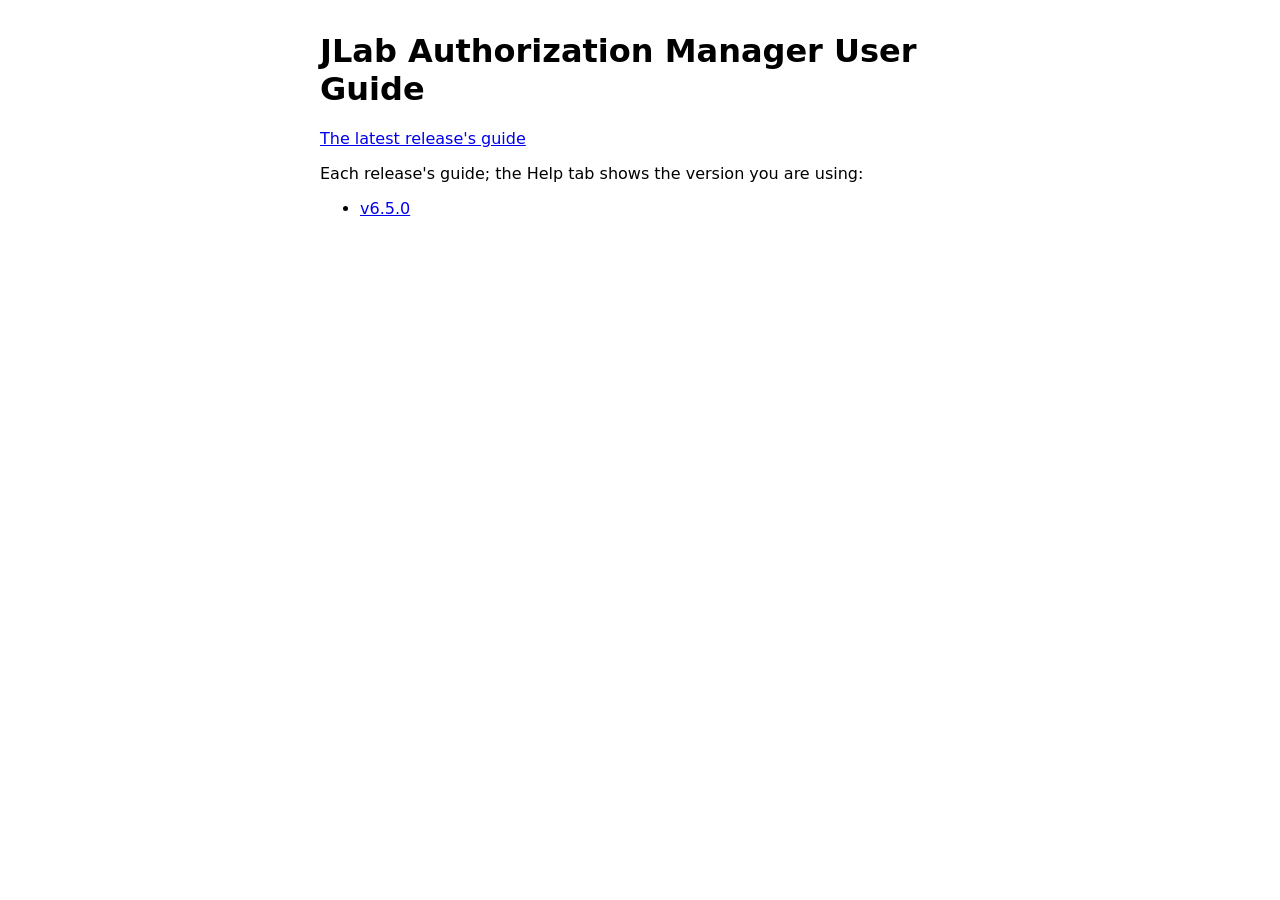
<file: index.html>
<!DOCTYPE html>
<html lang="en">
  <head>
    <meta charset="utf-8">
    <meta name="viewport" content="width=device-width, initial-scale=1">
    <title>JLab Authorization Manager User Guide</title>
    <style>
      body { font-family: system-ui, sans-serif; max-width: 40rem; margin: 2rem auto; padding: 0 1rem; }
    </style>
  </head>
  <body>
    <h1>JLab Authorization Manager User Guide</h1>
    <p><a href="latest/">The latest release's guide</a></p>
    <p>Each release's guide; the Help tab shows the version you are using:</p>
    <ul>
      <li><a href="v6.5.0/">v6.5.0</a></li>
    </ul>
  </body>
</html>
</file>
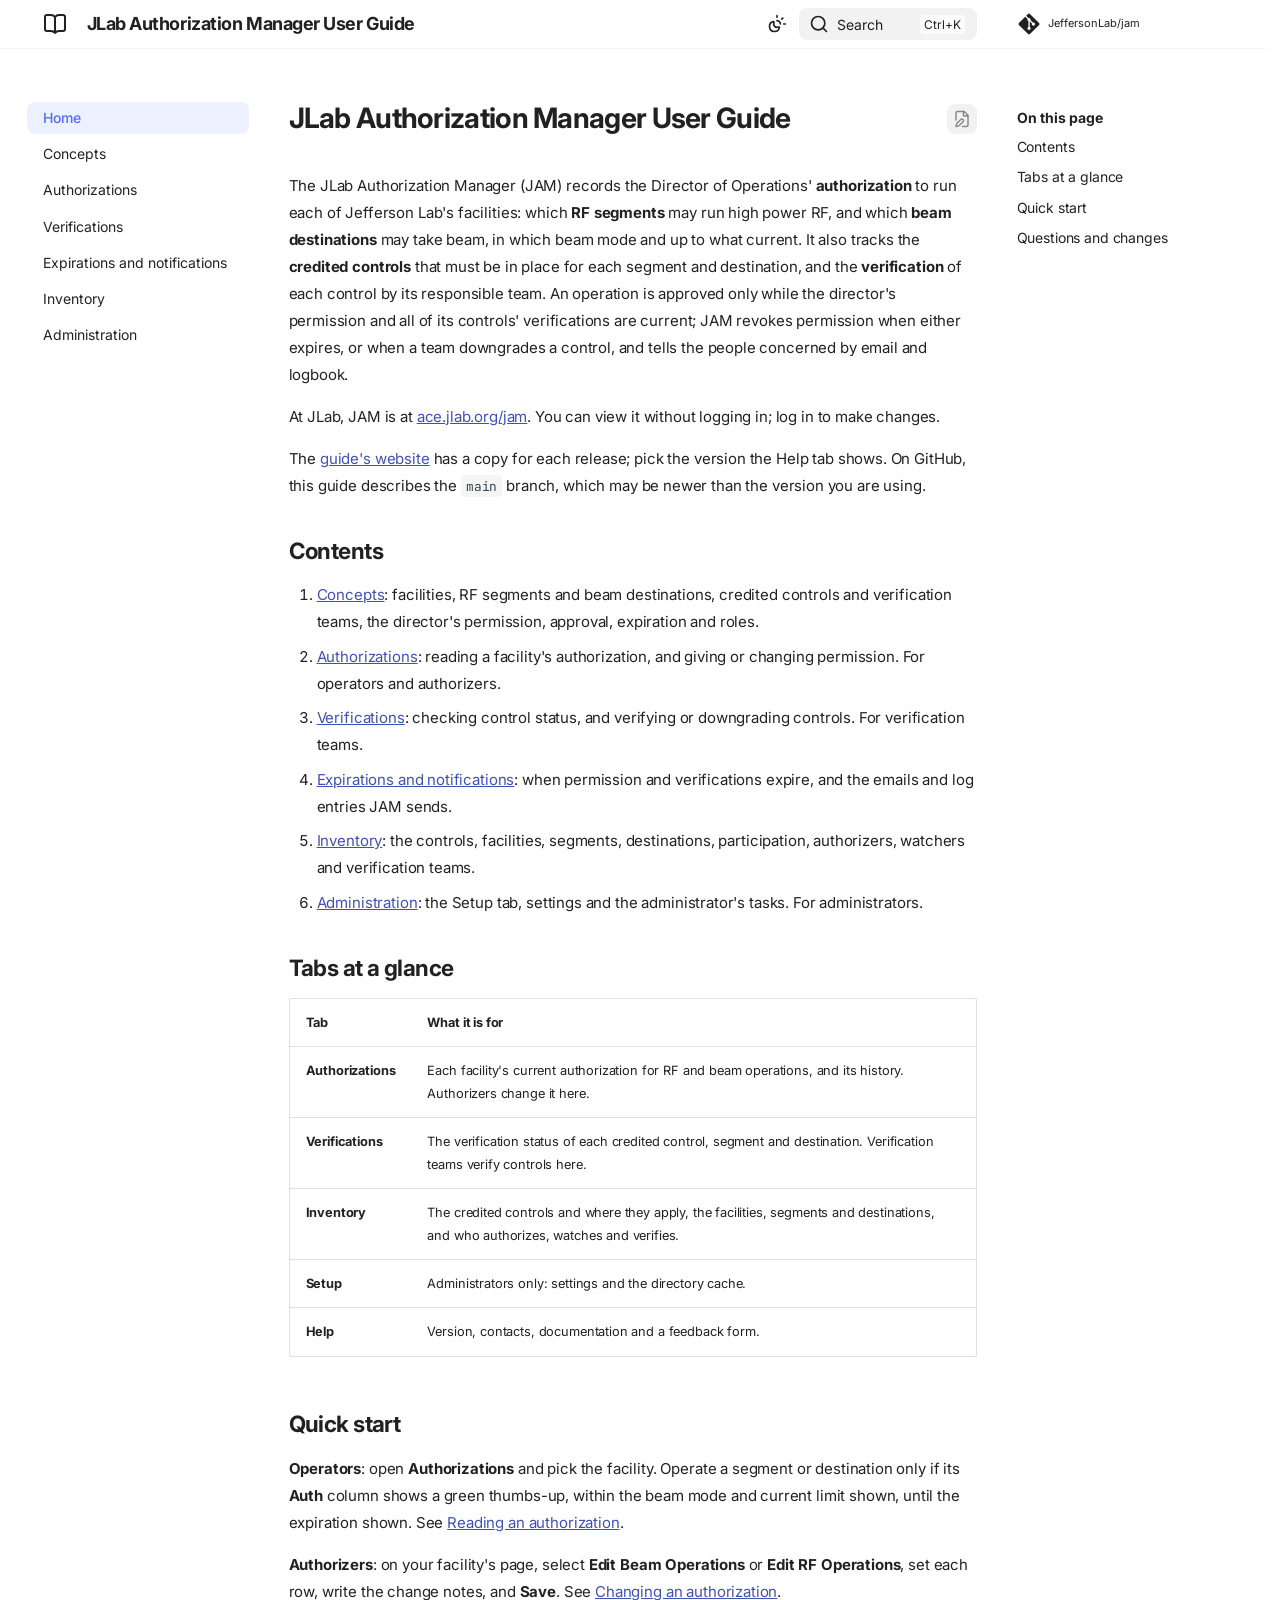
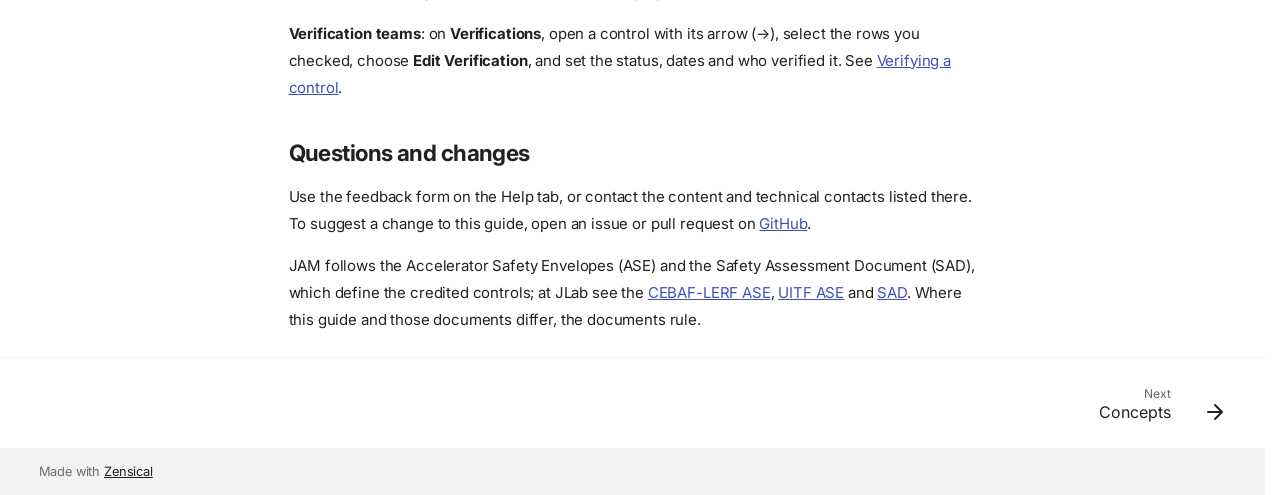
<file: latest/index.html>
<!doctype html>
<html lang="en" class="no-js">
  <head>
    
      <meta charset="utf-8">
      <meta name="viewport" content="width=device-width,initial-scale=1">
      
        <meta name="description" content="How to authorize RF and beam operations, and verify credited controls, with the JLab Authorization Manager (JAM)">
      
      
      
      
      
        <link rel="next" href="./concepts/">
      
      
        
      
      
      <link rel="icon" href="./assets/images/favicon.png">
      <meta name="generator" content="zensical-0.0.69">
    
    
      
        <title>Home - JLab Authorization Manager User Guide</title>
      
    
    
      
        
      
      <link rel="stylesheet" href="./assets/stylesheets/modern/main.e15858d4.min.css">
      
        
          
        
        <link rel="stylesheet" href="./assets/stylesheets/modern/palette.b27955a4.min.css">
      
      


    
    
      
    
    
      
        
        
        <link rel="preconnect" href="https://fonts.gstatic.com" crossorigin>
        <link rel="stylesheet" href="https://fonts.googleapis.com/css?family=Inter:300,300i,400,400i,500,500i,700,700i%7CJetBrains+Mono:400,400i,700,700i&amp;display=fallback">
        <style>:root{--md-text-font:"Inter";--md-code-font:"JetBrains Mono"}</style>
      
    
    
    <script>__md_scope=new URL(".",location),__md_scope.pathname.endsWith("/")||(__md_scope=new URL(__md_scope.pathname+"/",location)),__md_hash=e=>[...e].reduce(((e,t)=>(e<<5)-e+t.charCodeAt(0)),0),__md_get=(e,t=localStorage,_=__md_scope)=>JSON.parse(t.getItem(_.pathname+"."+e)),__md_set=(e,t,_=localStorage,a=__md_scope)=>{try{_.setItem(a.pathname+"."+e,JSON.stringify(t))}catch(e){}},document.documentElement.setAttribute("data-platform",navigator.platform)</script>
    
      

    
    
  </head>
  
  
    
    
      
    
    
    
    
    <body dir="ltr" data-md-color-scheme="default" data-md-color-primary="indigo" data-md-color-accent="indigo">
  
    
    <input class="md-toggle" data-md-toggle="drawer" type="checkbox" id="__drawer" autocomplete="off">
    <input class="md-toggle" data-md-toggle="search" type="checkbox" id="__search" autocomplete="off">
    <label class="md-overlay" for="__drawer" aria-hidden="true"></label>
    <div data-md-component="skip">
      <a href="#__skip" class="md-skip">
        Skip to content
      </a>
    </div>
    <div data-md-component="announce">
      
    </div>
    
    
      

  

<header class="md-header md-header--shadow" data-md-component="header">
  <nav class="md-header__inner md-grid" aria-label="Header">
    <a href="" title="JLab Authorization Manager User Guide" class="md-header__button md-logo" aria-label="JLab Authorization Manager User Guide" data-md-component="logo">
      
  
  <svg xmlns="http://www.w3.org/2000/svg" fill="none" stroke="currentColor" stroke-linecap="round" stroke-linejoin="round" stroke-width="2" class="lucide lucide-book-open" viewBox="0 0 24 24"><path d="M12 5v16M20.001 19A2 2 0 0 0 22 17V5a2 2 0 0 0-1.999-2L16 3.002A5 5 0 0 0 12 5a5 5 0 0 0-4-2H4a2 2 0 0 0-2 2v12a2 2 0 0 0 1.999 2H8a5 5 0 0 1 4 2 5 5 0 0 1 4-2z"/></svg>

    </a>
    <label class="md-header__button md-icon" for="__drawer" aria-label="Navigation">
      
      <svg xmlns="http://www.w3.org/2000/svg" fill="none" stroke="currentColor" stroke-linecap="round" stroke-linejoin="round" stroke-width="2" class="lucide lucide-menu" viewBox="0 0 24 24"><path d="M4 5h16M4 12h16M4 19h16"/></svg>
    </label>
    <div class="md-header__title" data-md-component="header-title">
      <div class="md-header__ellipsis">
        <div class="md-header__topic">
          <span class="md-ellipsis">
            JLab Authorization Manager User Guide
          </span>
        </div>
        <div class="md-header__topic" data-md-component="header-topic">
          <span class="md-ellipsis">
            
              Home
            
          </span>
        </div>
      </div>
    </div>
    
      
        <form class="md-header__option" data-md-component="palette">
  
    
    
    
    <input class="md-option" data-md-color-media="(prefers-color-scheme)" data-md-color-scheme="default" data-md-color-primary="indigo" data-md-color-accent="indigo"  aria-label="Switch to light mode"  type="radio" name="__palette" id="__palette_0">
    
      <label class="md-header__button md-icon" title="Switch to light mode" for="__palette_1" hidden>
        <svg xmlns="http://www.w3.org/2000/svg" fill="none" stroke="currentColor" stroke-linecap="round" stroke-linejoin="round" stroke-width="2" class="lucide lucide-sun-moon" viewBox="0 0 24 24"><path d="M12 2v2M14.837 16.385a6 6 0 1 1-7.223-7.222c.624-.147.97.66.715 1.248a4 4 0 0 0 5.26 5.259c.589-.255 1.396.09 1.248.715M16 12a4 4 0 0 0-4-4M19 5l-1.256 1.256M20 12h2"/></svg>
      </label>
    
  
    
    
    
    <input class="md-option" data-md-color-media="(prefers-color-scheme: light)" data-md-color-scheme="default" data-md-color-primary="indigo" data-md-color-accent="indigo"  aria-label="Switch to dark mode"  type="radio" name="__palette" id="__palette_1">
    
      <label class="md-header__button md-icon" title="Switch to dark mode" for="__palette_2" hidden>
        <svg xmlns="http://www.w3.org/2000/svg" fill="none" stroke="currentColor" stroke-linecap="round" stroke-linejoin="round" stroke-width="2" class="lucide lucide-sun" viewBox="0 0 24 24"><circle cx="12" cy="12" r="4"/><path d="M12 2v2M12 20v2M4.93 4.93l1.41 1.41M17.66 17.66l1.41 1.41M2 12h2M20 12h2M6.34 17.66l-1.41 1.41M19.07 4.93l-1.41 1.41"/></svg>
      </label>
    
  
    
    
    
    <input class="md-option" data-md-color-media="(prefers-color-scheme: dark)" data-md-color-scheme="slate" data-md-color-primary="indigo" data-md-color-accent="indigo"  aria-label="Switch to system preference"  type="radio" name="__palette" id="__palette_2">
    
      <label class="md-header__button md-icon" title="Switch to system preference" for="__palette_0" hidden>
        <svg xmlns="http://www.w3.org/2000/svg" fill="none" stroke="currentColor" stroke-linecap="round" stroke-linejoin="round" stroke-width="2" class="lucide lucide-moon" viewBox="0 0 24 24"><path d="M20.985 12.486a9 9 0 1 1-9.473-9.472c.405-.022.617.46.402.803a6 6 0 0 0 8.268 8.268c.344-.215.825-.004.803.401"/></svg>
      </label>
    
  
</form>
      
    
    
      <script>var palette=__md_get("__palette");if(palette&&palette.color){if("(prefers-color-scheme)"===palette.color.media){var media=matchMedia("(prefers-color-scheme: light)"),input=document.querySelector(media.matches?"[data-md-color-media='(prefers-color-scheme: light)']":"[data-md-color-media='(prefers-color-scheme: dark)']");palette.color.media=input.getAttribute("data-md-color-media"),palette.color.scheme=input.getAttribute("data-md-color-scheme"),palette.color.primary=input.getAttribute("data-md-color-primary"),palette.color.accent=input.getAttribute("data-md-color-accent")}for(var[key,value]of Object.entries(palette.color))document.body.setAttribute("data-md-color-"+key,value)}</script>
    
    
    
      
      
        <label class="md-header__button md-icon" for="__search" aria-label="Search">
          
          <svg xmlns="http://www.w3.org/2000/svg" fill="none" stroke="currentColor" stroke-linecap="round" stroke-linejoin="round" stroke-width="2" class="lucide lucide-search" viewBox="0 0 24 24"><path d="m21 21-4.34-4.34"/><circle cx="11" cy="11" r="8"/></svg>
        </label>
        <div class="md-search" data-md-component="search" role="dialog" aria-label="Search">
  <button type="button" class="md-search__button">
    Search
  </button>
</div>
      
    
    <div class="md-header__source">
      
        <a href="https://github.com/JeffersonLab/jam" title="Go to repository" class="md-source" data-md-component="source">
  <div class="md-source__icon md-icon">
    
    <svg xmlns="http://www.w3.org/2000/svg" viewBox="0 0 448 512"><!--! Font Awesome Free 7.3.1 by @fontawesome - https://fontawesome.com License - https://fontawesome.com/license/free (Icons: CC BY 4.0, Fonts: SIL OFL 1.1, Code: MIT License) Copyright 2026 Fonticons, Inc.--><path fill="currentColor" d="M439.6 236.1 244 40.5c-5.4-5.5-12.8-8.5-20.4-8.5s-15 3-20.4 8.4L162.5 81l51.5 51.5c27.1-9.1 52.7 16.8 43.4 43.7l49.7 49.7c34.2-11.8 61.2 31 35.5 56.7-26.5 26.5-70.2-2.9-56-37.3L240.3 199v121.9c25.3 12.5 22.3 41.8 9.1 55-6.4 6.4-15.2 10.1-24.3 10.1s-17.8-3.6-24.3-10.1c-17.6-17.6-11.1-46.9 11.2-56v-123c-20.8-8.5-24.6-30.7-18.6-45L142.6 101 8.5 235.1C3 240.6 0 247.9 0 255.5s3 15 8.5 20.4l195.6 195.7c5.4 5.4 12.7 8.4 20.4 8.4s15-3 20.4-8.4l194.7-194.7c5.4-5.4 8.4-12.8 8.4-20.4s-3-15-8.4-20.4"/></svg>
  </div>
  <div class="md-source__repository">
    JeffersonLab/jam
  </div>
</a>
      
    </div>
  </nav>
  
</header>
    
    <div class="md-container" data-md-component="container">
      
      
        
          
        
      
      <main class="md-main" data-md-component="main">
        <div class="md-main__inner md-grid">
          
            
              
              <div class="md-sidebar md-sidebar--primary" data-md-component="sidebar" data-md-type="navigation" >
                <div class="md-sidebar__scrollwrap">
                  <div class="md-sidebar__inner">
                    



<nav class="md-nav md-nav--primary" aria-label="Navigation" data-md-level="0">
  <label class="md-nav__title" for="__drawer">
    <a href="" title="JLab Authorization Manager User Guide" class="md-nav__button md-logo" aria-label="JLab Authorization Manager User Guide" data-md-component="logo">
      
  
  <svg xmlns="http://www.w3.org/2000/svg" fill="none" stroke="currentColor" stroke-linecap="round" stroke-linejoin="round" stroke-width="2" class="lucide lucide-book-open" viewBox="0 0 24 24"><path d="M12 5v16M20.001 19A2 2 0 0 0 22 17V5a2 2 0 0 0-1.999-2L16 3.002A5 5 0 0 0 12 5a5 5 0 0 0-4-2H4a2 2 0 0 0-2 2v12a2 2 0 0 0 1.999 2H8a5 5 0 0 1 4 2 5 5 0 0 1 4-2z"/></svg>

    </a>
    JLab Authorization Manager User Guide
  </label>
  
    <div class="md-nav__source">
      <a href="https://github.com/JeffersonLab/jam" title="Go to repository" class="md-source" data-md-component="source">
  <div class="md-source__icon md-icon">
    
    <svg xmlns="http://www.w3.org/2000/svg" viewBox="0 0 448 512"><!--! Font Awesome Free 7.3.1 by @fontawesome - https://fontawesome.com License - https://fontawesome.com/license/free (Icons: CC BY 4.0, Fonts: SIL OFL 1.1, Code: MIT License) Copyright 2026 Fonticons, Inc.--><path fill="currentColor" d="M439.6 236.1 244 40.5c-5.4-5.5-12.8-8.5-20.4-8.5s-15 3-20.4 8.4L162.5 81l51.5 51.5c27.1-9.1 52.7 16.8 43.4 43.7l49.7 49.7c34.2-11.8 61.2 31 35.5 56.7-26.5 26.5-70.2-2.9-56-37.3L240.3 199v121.9c25.3 12.5 22.3 41.8 9.1 55-6.4 6.4-15.2 10.1-24.3 10.1s-17.8-3.6-24.3-10.1c-17.6-17.6-11.1-46.9 11.2-56v-123c-20.8-8.5-24.6-30.7-18.6-45L142.6 101 8.5 235.1C3 240.6 0 247.9 0 255.5s3 15 8.5 20.4l195.6 195.7c5.4 5.4 12.7 8.4 20.4 8.4s15-3 20.4-8.4l194.7-194.7c5.4-5.4 8.4-12.8 8.4-20.4s-3-15-8.4-20.4"/></svg>
  </div>
  <div class="md-source__repository">
    JeffersonLab/jam
  </div>
</a>
    </div>
  
  <ul class="md-nav__list" data-md-scrollfix>
    
      
      
  
  
    
  
  
  
    <li class="md-nav__item md-nav__item--active">
      
      
      
      
        
      
      
        <label class="md-nav__link md-nav__link--active" for="__toc">
          
  
  
  <span class="md-ellipsis">
    
  
  Home

    
  </span>
  
  

          <span class="md-nav__icon md-icon"></span>
        </label>
      
      <a href="" class="md-nav__link md-nav__link--active">
        
  
  
  <span class="md-ellipsis">
    
  
  Home

    
  </span>
  
  

      </a>
      
        


<nav class="md-nav md-nav--secondary" aria-label="On this page">
  
  
  
    
  
  
    <label class="md-nav__title" for="__toc">
      <span class="md-nav__icon md-icon"></span>
      On this page
    </label>
    <ul class="md-nav__list" data-md-component="toc" data-md-scrollfix>
      
        <li class="md-nav__item">
  <a href="#contents" class="md-nav__link">
    <span class="md-ellipsis">
      <span class="md-typeset">
        Contents
      </span>
    </span>
  </a>
  
</li>
      
        <li class="md-nav__item">
  <a href="#tabs-at-a-glance" class="md-nav__link">
    <span class="md-ellipsis">
      <span class="md-typeset">
        Tabs at a glance
      </span>
    </span>
  </a>
  
</li>
      
        <li class="md-nav__item">
  <a href="#quick-start" class="md-nav__link">
    <span class="md-ellipsis">
      <span class="md-typeset">
        Quick start
      </span>
    </span>
  </a>
  
</li>
      
        <li class="md-nav__item">
  <a href="#questions-and-changes" class="md-nav__link">
    <span class="md-ellipsis">
      <span class="md-typeset">
        Questions and changes
      </span>
    </span>
  </a>
  
</li>
      
    </ul>
  
</nav>
      
    </li>
  

    
      
      
  
  
  
  
    <li class="md-nav__item">
      <a href="./concepts/" class="md-nav__link">
        
  
  
  <span class="md-ellipsis">
    
  
  Concepts

    
  </span>
  
  

      </a>
    </li>
  

    
      
      
  
  
  
  
    <li class="md-nav__item">
      <a href="./authorizations/" class="md-nav__link">
        
  
  
  <span class="md-ellipsis">
    
  
  Authorizations

    
  </span>
  
  

      </a>
    </li>
  

    
      
      
  
  
  
  
    <li class="md-nav__item">
      <a href="./verifications/" class="md-nav__link">
        
  
  
  <span class="md-ellipsis">
    
  
  Verifications

    
  </span>
  
  

      </a>
    </li>
  

    
      
      
  
  
  
  
    <li class="md-nav__item">
      <a href="./notifications/" class="md-nav__link">
        
  
  
  <span class="md-ellipsis">
    
  
  Expirations and notifications

    
  </span>
  
  

      </a>
    </li>
  

    
      
      
  
  
  
  
    <li class="md-nav__item">
      <a href="./inventory/" class="md-nav__link">
        
  
  
  <span class="md-ellipsis">
    
  
  Inventory

    
  </span>
  
  

      </a>
    </li>
  

    
      
      
  
  
  
  
    <li class="md-nav__item">
      <a href="./administration/" class="md-nav__link">
        
  
  
  <span class="md-ellipsis">
    
  
  Administration

    
  </span>
  
  

      </a>
    </li>
  

    
  </ul>
</nav>
                  </div>
                </div>
              </div>
            
            
              
              <div class="md-sidebar md-sidebar--secondary" data-md-component="sidebar" data-md-type="toc" >
                <div class="md-sidebar__scrollwrap">
                  
                    
                    
                    
                      
                    
                    
                      <input class="md-nav__toggle md-toggle" type="checkbox" id="__toc">
                      <div class="md-sidebar-button__wrapper">
                        <label class="md-sidebar-button" for="__toc"></label>
                      </div>
                    
                  
                  <div class="md-sidebar__inner">
                    


<nav class="md-nav md-nav--secondary" aria-label="On this page">
  
  
  
    
  
  
    <label class="md-nav__title" for="__toc">
      <span class="md-nav__icon md-icon"></span>
      On this page
    </label>
    <ul class="md-nav__list" data-md-component="toc" data-md-scrollfix>
      
        <li class="md-nav__item">
  <a href="#contents" class="md-nav__link">
    <span class="md-ellipsis">
      <span class="md-typeset">
        Contents
      </span>
    </span>
  </a>
  
</li>
      
        <li class="md-nav__item">
  <a href="#tabs-at-a-glance" class="md-nav__link">
    <span class="md-ellipsis">
      <span class="md-typeset">
        Tabs at a glance
      </span>
    </span>
  </a>
  
</li>
      
        <li class="md-nav__item">
  <a href="#quick-start" class="md-nav__link">
    <span class="md-ellipsis">
      <span class="md-typeset">
        Quick start
      </span>
    </span>
  </a>
  
</li>
      
        <li class="md-nav__item">
  <a href="#questions-and-changes" class="md-nav__link">
    <span class="md-ellipsis">
      <span class="md-typeset">
        Questions and changes
      </span>
    </span>
  </a>
  
</li>
      
    </ul>
  
</nav>
                  </div>
                </div>
              </div>
            
          
          
            <div class="md-content" data-md-component="content">
              
              <article class="md-content__inner md-typeset">
                <a id="__skip" tabindex="-1"></a>
                
                  

  
    <a href="https://github.com/JeffersonLab/jam/edit/main/docs/user-guide/README.md" title="Edit this page" class="md-content__button md-icon" rel="edit">
      
      <svg xmlns="http://www.w3.org/2000/svg" fill="none" stroke="currentColor" stroke-linecap="round" stroke-linejoin="round" stroke-width="2" class="lucide lucide-file-pen" viewBox="0 0 24 24"><path d="M12.659 22H18a2 2 0 0 0 2-2V8a2.4 2.4 0 0 0-.706-1.706l-3.588-3.588A2.4 2.4 0 0 0 14 2H6a2 2 0 0 0-2 2v9.34"/><path d="M14 2v5a1 1 0 0 0 1 1h5M10.378 12.622a1 1 0 0 1 3 3.003L8.36 20.637a2 2 0 0 1-.854.506l-2.867.837a.5.5 0 0 1-.62-.62l.836-2.869a2 2 0 0 1 .506-.853z"/></svg>
    </a>
  
  


<h1 id="jlab-authorization-manager-user-guide">JLab Authorization Manager User Guide<a class="headerlink" href="#jlab-authorization-manager-user-guide" title="Permanent link">&para;</a></h1>
<p>The JLab Authorization Manager (JAM) records the Director of Operations' <strong>authorization</strong> to run
each of Jefferson Lab's facilities: which <strong>RF segments</strong> may run high power RF, and which
<strong>beam destinations</strong> may take beam, in which beam mode and up to what current. It also tracks
the <strong>credited controls</strong> that must be in place for each segment and destination, and the
<strong>verification</strong> of each control by its responsible team. An operation is approved only while
the director's permission and all of its controls' verifications are current; JAM revokes
permission when either expires, or when a team downgrades a control, and tells the people
concerned by email and logbook.</p>
<p>At JLab, JAM is at <a href="https://ace.jlab.org/jam">ace.jlab.org/jam</a>. You can view it without logging
in; log in to make changes.</p>
<p>The <a href="https://jeffersonlab.github.io/jam/">guide's website</a> has a copy for each release; pick the
version the Help tab shows. On GitHub, this guide describes the <code>main</code> branch, which may be newer
than the version you are using.</p>
<h2 id="contents">Contents<a class="headerlink" href="#contents" title="Permanent link">&para;</a></h2>
<ol>
<li><a href="concepts/">Concepts</a>: facilities, RF segments and beam destinations, credited controls and
   verification teams, the director's permission, approval, expiration and roles.</li>
<li><a href="authorizations/">Authorizations</a>: reading a facility's authorization, and giving or
   changing permission. For operators and authorizers.</li>
<li><a href="verifications/">Verifications</a>: checking control status, and verifying or downgrading
   controls. For verification teams.</li>
<li><a href="notifications/">Expirations and notifications</a>: when permission and verifications expire,
   and the emails and log entries JAM sends.</li>
<li><a href="inventory/">Inventory</a>: the controls, facilities, segments, destinations, participation,
   authorizers, watchers and verification teams.</li>
<li><a href="administration/">Administration</a>: the Setup tab, settings and the administrator's tasks.
   For administrators.</li>
</ol>
<h2 id="tabs-at-a-glance">Tabs at a glance<a class="headerlink" href="#tabs-at-a-glance" title="Permanent link">&para;</a></h2>
<table>
<thead>
<tr>
<th>Tab</th>
<th>What it is for</th>
</tr>
</thead>
<tbody>
<tr>
<td><strong>Authorizations</strong></td>
<td>Each facility's current authorization for RF and beam operations, and its history. Authorizers change it here.</td>
</tr>
<tr>
<td><strong>Verifications</strong></td>
<td>The verification status of each credited control, segment and destination. Verification teams verify controls here.</td>
</tr>
<tr>
<td><strong>Inventory</strong></td>
<td>The credited controls and where they apply, the facilities, segments and destinations, and who authorizes, watches and verifies.</td>
</tr>
<tr>
<td><strong>Setup</strong></td>
<td>Administrators only: settings and the directory cache.</td>
</tr>
<tr>
<td><strong>Help</strong></td>
<td>Version, contacts, documentation and a feedback form.</td>
</tr>
</tbody>
</table>
<h2 id="quick-start">Quick start<a class="headerlink" href="#quick-start" title="Permanent link">&para;</a></h2>
<p><strong>Operators</strong>: open <strong>Authorizations</strong> and pick the facility. Operate a segment or destination
only if its <strong>Auth</strong> column shows a green thumbs-up, within the beam mode and current limit shown,
until the expiration shown. See <a href="authorizations/#reading-an-authorization">Reading an authorization</a>.</p>
<p><strong>Authorizers</strong>: on your facility's page, select <strong>Edit Beam Operations</strong> or <strong>Edit RF
Operations</strong>, set each row, write the change notes, and <strong>Save</strong>. See
<a href="authorizations/#changing-an-authorization">Changing an authorization</a>.</p>
<p><strong>Verification teams</strong>: on <strong>Verifications</strong>, open a control with its arrow (→), select the rows
you checked, choose <strong>Edit Verification</strong>, and set the status, dates and who verified it. See
<a href="verifications/#verifying-a-control">Verifying a control</a>.</p>
<h2 id="questions-and-changes">Questions and changes<a class="headerlink" href="#questions-and-changes" title="Permanent link">&para;</a></h2>
<p>Use the feedback form on the Help tab, or contact the content and technical contacts listed
there. To suggest a change to this guide, open an issue or pull request on
<a href="https://github.com/JeffersonLab/jam">GitHub</a>.</p>
<p>JAM follows the Accelerator Safety Envelopes (ASE) and the Safety Assessment Document (SAD),
which define the credited controls; at JLab see the
<a href="https://jlabdoc.jlab.org/docushare/dsweb/Get/Document-187898">CEBAF-LERF ASE</a>,
<a href="https://jlabdoc.jlab.org/docushare/dsweb/Get/Document-203051">UITF ASE</a> and
<a href="https://jlabdoc.jlab.org/docushare/dsweb/Get/Document-21395">SAD</a>. Where this guide and those
documents differ, the documents rule.</p>














                
              </article>
            </div>
          
          
<script>var target=document.getElementById(location.hash.slice(1));target&&target.name&&(target.checked=target.name.startsWith("__tabbed_"))</script>
        </div>
        
          <button type="button" class="md-top md-icon" data-md-component="top" hidden>
  
  <svg xmlns="http://www.w3.org/2000/svg" fill="none" stroke="currentColor" stroke-linecap="round" stroke-linejoin="round" stroke-width="2" class="lucide lucide-circle-arrow-up" viewBox="0 0 24 24"><circle cx="12" cy="12" r="10"/><path d="m16 12-4-4-4 4M12 16V8"/></svg>
  Back to top
</button>
        
      </main>
      
        <footer class="md-footer">
  
    
      
      <nav class="md-footer__inner md-grid" aria-label="Footer" >
        
        
          
          <a href="./concepts/" class="md-footer__link md-footer__link--next" aria-label="Next: Concepts">
            <div class="md-footer__title">
              <span class="md-footer__direction">
                Next
              </span>
              <div class="md-ellipsis">
                Concepts
              </div>
            </div>
            <div class="md-footer__button md-icon">
              
              <svg xmlns="http://www.w3.org/2000/svg" fill="none" stroke="currentColor" stroke-linecap="round" stroke-linejoin="round" stroke-width="2" class="lucide lucide-arrow-right" viewBox="0 0 24 24"><path d="M5 12h14M12 5l7 7-7 7"/></svg>
            </div>
          </a>
        
      </nav>
    
  
  <div class="md-footer-meta md-typeset">
    <div class="md-footer-meta__inner md-grid">
      <div class="md-copyright">
  
  
    Made with
    <a href="https://zensical.org/" target="_blank" rel="noopener">
      Zensical
    </a>
  
</div>
      
    </div>
  </div>
</footer>
      
    </div>
    <div class="md-dialog" data-md-component="dialog" role="status" aria-atomic="true">
      <div class="md-dialog__inner md-typeset"></div>
    </div>
    
    
    
      
      
      
      
        
        
      <script id="__config" type="application/json">{"annotate":null,"base":".","features":["content.action.edit","navigation.footer","navigation.top","search.highlight"],"redirect":null,"search":"./assets/javascripts/workers/search.7d14d953.min.js","tags":null,"translations":{"clipboard.copied":"Copied to clipboard","clipboard.copy":"Copy to clipboard","clipboard.error":"Could not copy to clipboard","search.result.more.one":"1 more on this page","search.result.more.other":"# more on this page","search.result.none":"No matching documents","search.result.one":"1 matching document","search.result.other":"# matching documents","search.result.placeholder":"Type to start searching","search.result.term.missing":"Missing","select.version":"Select version"},"version":null}</script>
    
    
      <script src="./assets/javascripts/bundle.8b1c90bd.min.js"></script>
      
    
  </body>
</html>
</file>
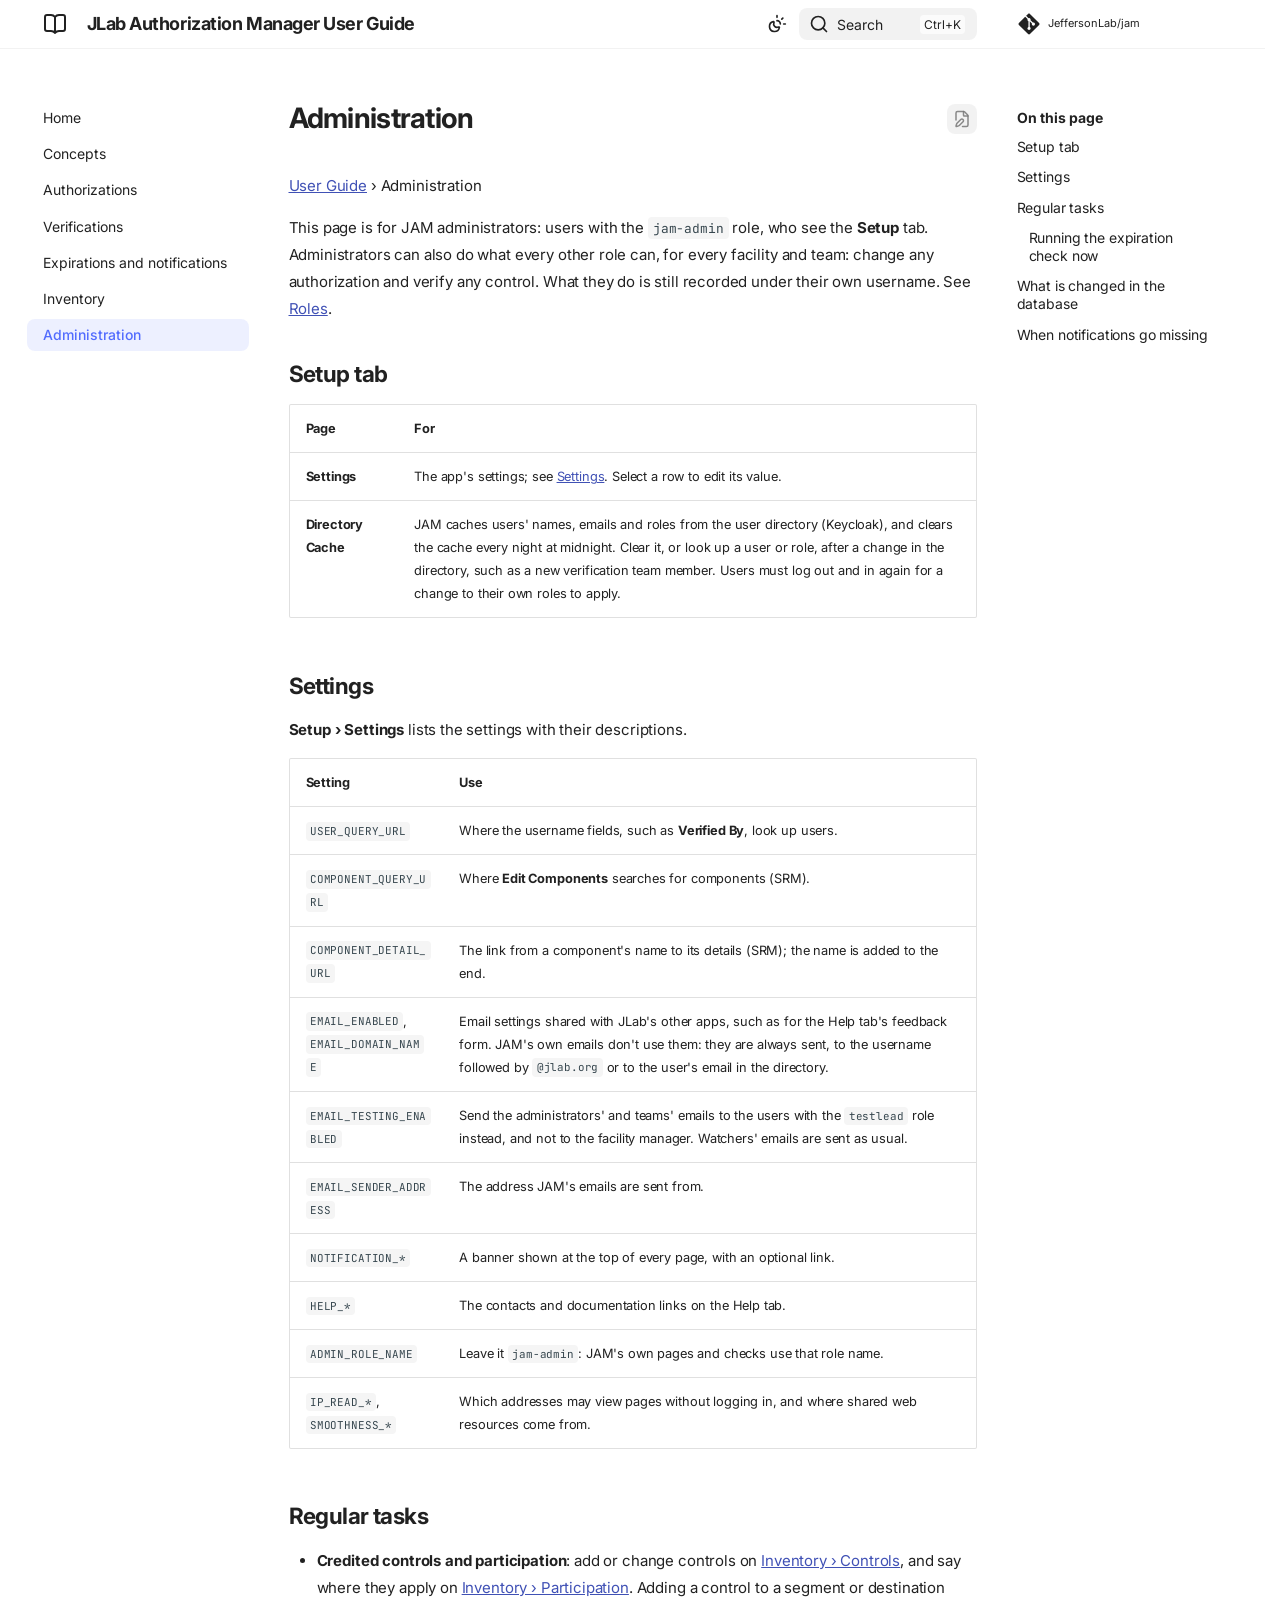
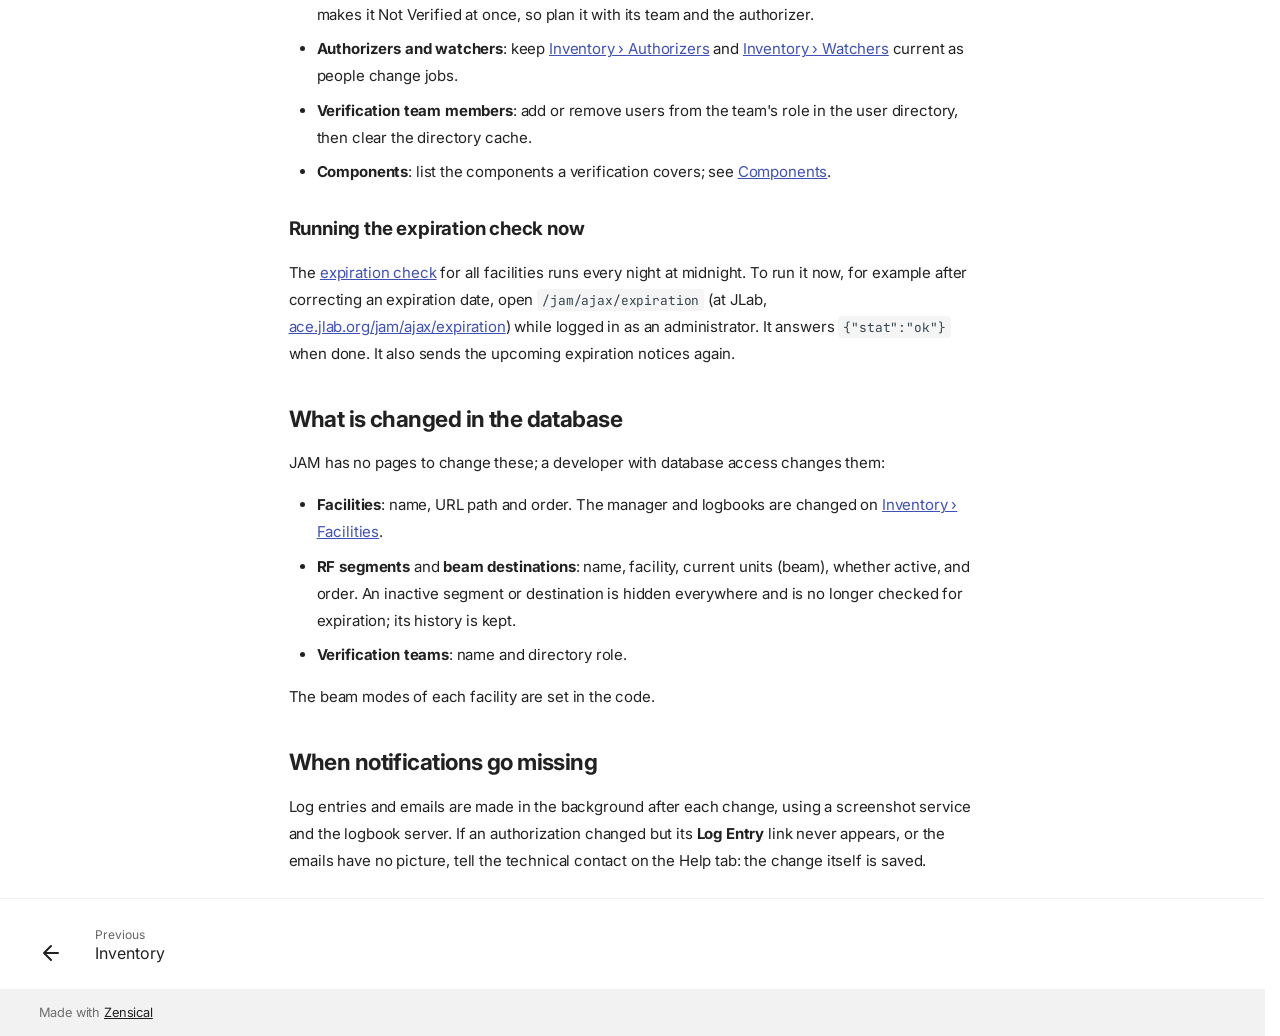
<file: latest/administration/index.html>
<!doctype html>
<html lang="en" class="no-js">
  <head>
    
      <meta charset="utf-8">
      <meta name="viewport" content="width=device-width,initial-scale=1">
      
        <meta name="description" content="How to authorize RF and beam operations, and verify credited controls, with the JLab Authorization Manager (JAM)">
      
      
      
      
        <link rel="prev" href="../inventory/">
      
      
      
        
      
      
      <link rel="icon" href="../assets/images/favicon.png">
      <meta name="generator" content="zensical-0.0.69">
    
    
      
        <title>Administration - JLab Authorization Manager User Guide</title>
      
    
    
      
        
      
      <link rel="stylesheet" href="../assets/stylesheets/modern/main.e15858d4.min.css">
      
        
          
        
        <link rel="stylesheet" href="../assets/stylesheets/modern/palette.b27955a4.min.css">
      
      


    
    
      
    
    
      
        
        
        <link rel="preconnect" href="https://fonts.gstatic.com" crossorigin>
        <link rel="stylesheet" href="https://fonts.googleapis.com/css?family=Inter:300,300i,400,400i,500,500i,700,700i%7CJetBrains+Mono:400,400i,700,700i&amp;display=fallback">
        <style>:root{--md-text-font:"Inter";--md-code-font:"JetBrains Mono"}</style>
      
    
    
    <script>__md_scope=new URL("..",location),__md_scope.pathname.endsWith("/")||(__md_scope=new URL(__md_scope.pathname+"/",location)),__md_hash=e=>[...e].reduce(((e,t)=>(e<<5)-e+t.charCodeAt(0)),0),__md_get=(e,t=localStorage,_=__md_scope)=>JSON.parse(t.getItem(_.pathname+"."+e)),__md_set=(e,t,_=localStorage,a=__md_scope)=>{try{_.setItem(a.pathname+"."+e,JSON.stringify(t))}catch(e){}},document.documentElement.setAttribute("data-platform",navigator.platform)</script>
    
      

    
    
  </head>
  
  
    
    
      
    
    
    
    
    <body dir="ltr" data-md-color-scheme="default" data-md-color-primary="indigo" data-md-color-accent="indigo">
  
    
    <input class="md-toggle" data-md-toggle="drawer" type="checkbox" id="__drawer" autocomplete="off">
    <input class="md-toggle" data-md-toggle="search" type="checkbox" id="__search" autocomplete="off">
    <label class="md-overlay" for="__drawer" aria-hidden="true"></label>
    <div data-md-component="skip">
      <a href="#__skip" class="md-skip">
        Skip to content
      </a>
    </div>
    <div data-md-component="announce">
      
    </div>
    
    
      

  

<header class="md-header md-header--shadow" data-md-component="header">
  <nav class="md-header__inner md-grid" aria-label="Header">
    <a href="./.." title="JLab Authorization Manager User Guide" class="md-header__button md-logo" aria-label="JLab Authorization Manager User Guide" data-md-component="logo">
      
  
  <svg xmlns="http://www.w3.org/2000/svg" fill="none" stroke="currentColor" stroke-linecap="round" stroke-linejoin="round" stroke-width="2" class="lucide lucide-book-open" viewBox="0 0 24 24"><path d="M12 5v16M20.001 19A2 2 0 0 0 22 17V5a2 2 0 0 0-1.999-2L16 3.002A5 5 0 0 0 12 5a5 5 0 0 0-4-2H4a2 2 0 0 0-2 2v12a2 2 0 0 0 1.999 2H8a5 5 0 0 1 4 2 5 5 0 0 1 4-2z"/></svg>

    </a>
    <label class="md-header__button md-icon" for="__drawer" aria-label="Navigation">
      
      <svg xmlns="http://www.w3.org/2000/svg" fill="none" stroke="currentColor" stroke-linecap="round" stroke-linejoin="round" stroke-width="2" class="lucide lucide-menu" viewBox="0 0 24 24"><path d="M4 5h16M4 12h16M4 19h16"/></svg>
    </label>
    <div class="md-header__title" data-md-component="header-title">
      <div class="md-header__ellipsis">
        <div class="md-header__topic">
          <span class="md-ellipsis">
            JLab Authorization Manager User Guide
          </span>
        </div>
        <div class="md-header__topic" data-md-component="header-topic">
          <span class="md-ellipsis">
            
              Administration
            
          </span>
        </div>
      </div>
    </div>
    
      
        <form class="md-header__option" data-md-component="palette">
  
    
    
    
    <input class="md-option" data-md-color-media="(prefers-color-scheme)" data-md-color-scheme="default" data-md-color-primary="indigo" data-md-color-accent="indigo"  aria-label="Switch to light mode"  type="radio" name="__palette" id="__palette_0">
    
      <label class="md-header__button md-icon" title="Switch to light mode" for="__palette_1" hidden>
        <svg xmlns="http://www.w3.org/2000/svg" fill="none" stroke="currentColor" stroke-linecap="round" stroke-linejoin="round" stroke-width="2" class="lucide lucide-sun-moon" viewBox="0 0 24 24"><path d="M12 2v2M14.837 16.385a6 6 0 1 1-7.223-7.222c.624-.147.97.66.715 1.248a4 4 0 0 0 5.26 5.259c.589-.255 1.396.09 1.248.715M16 12a4 4 0 0 0-4-4M19 5l-1.256 1.256M20 12h2"/></svg>
      </label>
    
  
    
    
    
    <input class="md-option" data-md-color-media="(prefers-color-scheme: light)" data-md-color-scheme="default" data-md-color-primary="indigo" data-md-color-accent="indigo"  aria-label="Switch to dark mode"  type="radio" name="__palette" id="__palette_1">
    
      <label class="md-header__button md-icon" title="Switch to dark mode" for="__palette_2" hidden>
        <svg xmlns="http://www.w3.org/2000/svg" fill="none" stroke="currentColor" stroke-linecap="round" stroke-linejoin="round" stroke-width="2" class="lucide lucide-sun" viewBox="0 0 24 24"><circle cx="12" cy="12" r="4"/><path d="M12 2v2M12 20v2M4.93 4.93l1.41 1.41M17.66 17.66l1.41 1.41M2 12h2M20 12h2M6.34 17.66l-1.41 1.41M19.07 4.93l-1.41 1.41"/></svg>
      </label>
    
  
    
    
    
    <input class="md-option" data-md-color-media="(prefers-color-scheme: dark)" data-md-color-scheme="slate" data-md-color-primary="indigo" data-md-color-accent="indigo"  aria-label="Switch to system preference"  type="radio" name="__palette" id="__palette_2">
    
      <label class="md-header__button md-icon" title="Switch to system preference" for="__palette_0" hidden>
        <svg xmlns="http://www.w3.org/2000/svg" fill="none" stroke="currentColor" stroke-linecap="round" stroke-linejoin="round" stroke-width="2" class="lucide lucide-moon" viewBox="0 0 24 24"><path d="M20.985 12.486a9 9 0 1 1-9.473-9.472c.405-.022.617.46.402.803a6 6 0 0 0 8.268 8.268c.344-.215.825-.004.803.401"/></svg>
      </label>
    
  
</form>
      
    
    
      <script>var palette=__md_get("__palette");if(palette&&palette.color){if("(prefers-color-scheme)"===palette.color.media){var media=matchMedia("(prefers-color-scheme: light)"),input=document.querySelector(media.matches?"[data-md-color-media='(prefers-color-scheme: light)']":"[data-md-color-media='(prefers-color-scheme: dark)']");palette.color.media=input.getAttribute("data-md-color-media"),palette.color.scheme=input.getAttribute("data-md-color-scheme"),palette.color.primary=input.getAttribute("data-md-color-primary"),palette.color.accent=input.getAttribute("data-md-color-accent")}for(var[key,value]of Object.entries(palette.color))document.body.setAttribute("data-md-color-"+key,value)}</script>
    
    
    
      
      
        <label class="md-header__button md-icon" for="__search" aria-label="Search">
          
          <svg xmlns="http://www.w3.org/2000/svg" fill="none" stroke="currentColor" stroke-linecap="round" stroke-linejoin="round" stroke-width="2" class="lucide lucide-search" viewBox="0 0 24 24"><path d="m21 21-4.34-4.34"/><circle cx="11" cy="11" r="8"/></svg>
        </label>
        <div class="md-search" data-md-component="search" role="dialog" aria-label="Search">
  <button type="button" class="md-search__button">
    Search
  </button>
</div>
      
    
    <div class="md-header__source">
      
        <a href="https://github.com/JeffersonLab/jam" title="Go to repository" class="md-source" data-md-component="source">
  <div class="md-source__icon md-icon">
    
    <svg xmlns="http://www.w3.org/2000/svg" viewBox="0 0 448 512"><!--! Font Awesome Free 7.3.1 by @fontawesome - https://fontawesome.com License - https://fontawesome.com/license/free (Icons: CC BY 4.0, Fonts: SIL OFL 1.1, Code: MIT License) Copyright 2026 Fonticons, Inc.--><path fill="currentColor" d="M439.6 236.1 244 40.5c-5.4-5.5-12.8-8.5-20.4-8.5s-15 3-20.4 8.4L162.5 81l51.5 51.5c27.1-9.1 52.7 16.8 43.4 43.7l49.7 49.7c34.2-11.8 61.2 31 35.5 56.7-26.5 26.5-70.2-2.9-56-37.3L240.3 199v121.9c25.3 12.5 22.3 41.8 9.1 55-6.4 6.4-15.2 10.1-24.3 10.1s-17.8-3.6-24.3-10.1c-17.6-17.6-11.1-46.9 11.2-56v-123c-20.8-8.5-24.6-30.7-18.6-45L142.6 101 8.5 235.1C3 240.6 0 247.9 0 255.5s3 15 8.5 20.4l195.6 195.7c5.4 5.4 12.7 8.4 20.4 8.4s15-3 20.4-8.4l194.7-194.7c5.4-5.4 8.4-12.8 8.4-20.4s-3-15-8.4-20.4"/></svg>
  </div>
  <div class="md-source__repository">
    JeffersonLab/jam
  </div>
</a>
      
    </div>
  </nav>
  
</header>
    
    <div class="md-container" data-md-component="container">
      
      
        
          
        
      
      <main class="md-main" data-md-component="main">
        <div class="md-main__inner md-grid">
          
            
              
              <div class="md-sidebar md-sidebar--primary" data-md-component="sidebar" data-md-type="navigation" >
                <div class="md-sidebar__scrollwrap">
                  <div class="md-sidebar__inner">
                    



<nav class="md-nav md-nav--primary" aria-label="Navigation" data-md-level="0">
  <label class="md-nav__title" for="__drawer">
    <a href="./.." title="JLab Authorization Manager User Guide" class="md-nav__button md-logo" aria-label="JLab Authorization Manager User Guide" data-md-component="logo">
      
  
  <svg xmlns="http://www.w3.org/2000/svg" fill="none" stroke="currentColor" stroke-linecap="round" stroke-linejoin="round" stroke-width="2" class="lucide lucide-book-open" viewBox="0 0 24 24"><path d="M12 5v16M20.001 19A2 2 0 0 0 22 17V5a2 2 0 0 0-1.999-2L16 3.002A5 5 0 0 0 12 5a5 5 0 0 0-4-2H4a2 2 0 0 0-2 2v12a2 2 0 0 0 1.999 2H8a5 5 0 0 1 4 2 5 5 0 0 1 4-2z"/></svg>

    </a>
    JLab Authorization Manager User Guide
  </label>
  
    <div class="md-nav__source">
      <a href="https://github.com/JeffersonLab/jam" title="Go to repository" class="md-source" data-md-component="source">
  <div class="md-source__icon md-icon">
    
    <svg xmlns="http://www.w3.org/2000/svg" viewBox="0 0 448 512"><!--! Font Awesome Free 7.3.1 by @fontawesome - https://fontawesome.com License - https://fontawesome.com/license/free (Icons: CC BY 4.0, Fonts: SIL OFL 1.1, Code: MIT License) Copyright 2026 Fonticons, Inc.--><path fill="currentColor" d="M439.6 236.1 244 40.5c-5.4-5.5-12.8-8.5-20.4-8.5s-15 3-20.4 8.4L162.5 81l51.5 51.5c27.1-9.1 52.7 16.8 43.4 43.7l49.7 49.7c34.2-11.8 61.2 31 35.5 56.7-26.5 26.5-70.2-2.9-56-37.3L240.3 199v121.9c25.3 12.5 22.3 41.8 9.1 55-6.4 6.4-15.2 10.1-24.3 10.1s-17.8-3.6-24.3-10.1c-17.6-17.6-11.1-46.9 11.2-56v-123c-20.8-8.5-24.6-30.7-18.6-45L142.6 101 8.5 235.1C3 240.6 0 247.9 0 255.5s3 15 8.5 20.4l195.6 195.7c5.4 5.4 12.7 8.4 20.4 8.4s15-3 20.4-8.4l194.7-194.7c5.4-5.4 8.4-12.8 8.4-20.4s-3-15-8.4-20.4"/></svg>
  </div>
  <div class="md-source__repository">
    JeffersonLab/jam
  </div>
</a>
    </div>
  
  <ul class="md-nav__list" data-md-scrollfix>
    
      
      
  
  
  
  
    <li class="md-nav__item">
      <a href="./.." class="md-nav__link">
        
  
  
  <span class="md-ellipsis">
    
  
  Home

    
  </span>
  
  

      </a>
    </li>
  

    
      
      
  
  
  
  
    <li class="md-nav__item">
      <a href="../concepts/" class="md-nav__link">
        
  
  
  <span class="md-ellipsis">
    
  
  Concepts

    
  </span>
  
  

      </a>
    </li>
  

    
      
      
  
  
  
  
    <li class="md-nav__item">
      <a href="../authorizations/" class="md-nav__link">
        
  
  
  <span class="md-ellipsis">
    
  
  Authorizations

    
  </span>
  
  

      </a>
    </li>
  

    
      
      
  
  
  
  
    <li class="md-nav__item">
      <a href="../verifications/" class="md-nav__link">
        
  
  
  <span class="md-ellipsis">
    
  
  Verifications

    
  </span>
  
  

      </a>
    </li>
  

    
      
      
  
  
  
  
    <li class="md-nav__item">
      <a href="../notifications/" class="md-nav__link">
        
  
  
  <span class="md-ellipsis">
    
  
  Expirations and notifications

    
  </span>
  
  

      </a>
    </li>
  

    
      
      
  
  
  
  
    <li class="md-nav__item">
      <a href="../inventory/" class="md-nav__link">
        
  
  
  <span class="md-ellipsis">
    
  
  Inventory

    
  </span>
  
  

      </a>
    </li>
  

    
      
      
  
  
    
  
  
  
    <li class="md-nav__item md-nav__item--active">
      
      
      
      
        
      
      
        <label class="md-nav__link md-nav__link--active" for="__toc">
          
  
  
  <span class="md-ellipsis">
    
  
  Administration

    
  </span>
  
  

          <span class="md-nav__icon md-icon"></span>
        </label>
      
      <a href="././" class="md-nav__link md-nav__link--active">
        
  
  
  <span class="md-ellipsis">
    
  
  Administration

    
  </span>
  
  

      </a>
      
        


<nav class="md-nav md-nav--secondary" aria-label="On this page">
  
  
  
    
  
  
    <label class="md-nav__title" for="__toc">
      <span class="md-nav__icon md-icon"></span>
      On this page
    </label>
    <ul class="md-nav__list" data-md-component="toc" data-md-scrollfix>
      
        <li class="md-nav__item">
  <a href="#setup-tab" class="md-nav__link">
    <span class="md-ellipsis">
      <span class="md-typeset">
        Setup tab
      </span>
    </span>
  </a>
  
</li>
      
        <li class="md-nav__item">
  <a href="#settings" class="md-nav__link">
    <span class="md-ellipsis">
      <span class="md-typeset">
        Settings
      </span>
    </span>
  </a>
  
</li>
      
        <li class="md-nav__item">
  <a href="#regular-tasks" class="md-nav__link">
    <span class="md-ellipsis">
      <span class="md-typeset">
        Regular tasks
      </span>
    </span>
  </a>
  
    <nav class="md-nav" aria-label="Regular tasks">
      <ul class="md-nav__list">
        
          <li class="md-nav__item">
  <a href="#running-the-expiration-check-now" class="md-nav__link">
    <span class="md-ellipsis">
      <span class="md-typeset">
        Running the expiration check now
      </span>
    </span>
  </a>
  
</li>
        
      </ul>
    </nav>
  
</li>
      
        <li class="md-nav__item">
  <a href="#what-is-changed-in-the-database" class="md-nav__link">
    <span class="md-ellipsis">
      <span class="md-typeset">
        What is changed in the database
      </span>
    </span>
  </a>
  
</li>
      
        <li class="md-nav__item">
  <a href="#when-notifications-go-missing" class="md-nav__link">
    <span class="md-ellipsis">
      <span class="md-typeset">
        When notifications go missing
      </span>
    </span>
  </a>
  
</li>
      
    </ul>
  
</nav>
      
    </li>
  

    
  </ul>
</nav>
                  </div>
                </div>
              </div>
            
            
              
              <div class="md-sidebar md-sidebar--secondary" data-md-component="sidebar" data-md-type="toc" >
                <div class="md-sidebar__scrollwrap">
                  
                    
                    
                    
                      
                    
                    
                      <input class="md-nav__toggle md-toggle" type="checkbox" id="__toc">
                      <div class="md-sidebar-button__wrapper">
                        <label class="md-sidebar-button" for="__toc"></label>
                      </div>
                    
                  
                  <div class="md-sidebar__inner">
                    


<nav class="md-nav md-nav--secondary" aria-label="On this page">
  
  
  
    
  
  
    <label class="md-nav__title" for="__toc">
      <span class="md-nav__icon md-icon"></span>
      On this page
    </label>
    <ul class="md-nav__list" data-md-component="toc" data-md-scrollfix>
      
        <li class="md-nav__item">
  <a href="#setup-tab" class="md-nav__link">
    <span class="md-ellipsis">
      <span class="md-typeset">
        Setup tab
      </span>
    </span>
  </a>
  
</li>
      
        <li class="md-nav__item">
  <a href="#settings" class="md-nav__link">
    <span class="md-ellipsis">
      <span class="md-typeset">
        Settings
      </span>
    </span>
  </a>
  
</li>
      
        <li class="md-nav__item">
  <a href="#regular-tasks" class="md-nav__link">
    <span class="md-ellipsis">
      <span class="md-typeset">
        Regular tasks
      </span>
    </span>
  </a>
  
    <nav class="md-nav" aria-label="Regular tasks">
      <ul class="md-nav__list">
        
          <li class="md-nav__item">
  <a href="#running-the-expiration-check-now" class="md-nav__link">
    <span class="md-ellipsis">
      <span class="md-typeset">
        Running the expiration check now
      </span>
    </span>
  </a>
  
</li>
        
      </ul>
    </nav>
  
</li>
      
        <li class="md-nav__item">
  <a href="#what-is-changed-in-the-database" class="md-nav__link">
    <span class="md-ellipsis">
      <span class="md-typeset">
        What is changed in the database
      </span>
    </span>
  </a>
  
</li>
      
        <li class="md-nav__item">
  <a href="#when-notifications-go-missing" class="md-nav__link">
    <span class="md-ellipsis">
      <span class="md-typeset">
        When notifications go missing
      </span>
    </span>
  </a>
  
</li>
      
    </ul>
  
</nav>
                  </div>
                </div>
              </div>
            
          
          
            <div class="md-content" data-md-component="content">
              
              <article class="md-content__inner md-typeset">
                <a id="__skip" tabindex="-1"></a>
                
                  

  
    <a href="https://github.com/JeffersonLab/jam/edit/main/docs/user-guide/administration.md" title="Edit this page" class="md-content__button md-icon" rel="edit">
      
      <svg xmlns="http://www.w3.org/2000/svg" fill="none" stroke="currentColor" stroke-linecap="round" stroke-linejoin="round" stroke-width="2" class="lucide lucide-file-pen" viewBox="0 0 24 24"><path d="M12.659 22H18a2 2 0 0 0 2-2V8a2.4 2.4 0 0 0-.706-1.706l-3.588-3.588A2.4 2.4 0 0 0 14 2H6a2 2 0 0 0-2 2v9.34"/><path d="M14 2v5a1 1 0 0 0 1 1h5M10.378 12.622a1 1 0 0 1 3 3.003L8.36 20.637a2 2 0 0 1-.854.506l-2.867.837a.5.5 0 0 1-.62-.62l.836-2.869a2 2 0 0 1 .506-.853z"/></svg>
    </a>
  
  


<h1 id="administration">Administration<a class="headerlink" href="#administration" title="Permanent link">&para;</a></h1>
<p><a href="../">User Guide</a> › Administration</p>
<p>This page is for JAM administrators: users with the <code>jam-admin</code> role, who see the <strong>Setup</strong> tab.
Administrators can also do what every other role can, for every facility and team: change any
authorization and verify any control. What they do is still recorded under their own username.
See <a href="../concepts/#roles">Roles</a>.</p>
<h2 id="setup-tab">Setup tab<a class="headerlink" href="#setup-tab" title="Permanent link">&para;</a></h2>
<table>
<thead>
<tr>
<th>Page</th>
<th>For</th>
</tr>
</thead>
<tbody>
<tr>
<td><strong>Settings</strong></td>
<td>The app's settings; see <a href="#settings">Settings</a>. Select a row to edit its value.</td>
</tr>
<tr>
<td><strong>Directory Cache</strong></td>
<td>JAM caches users' names, emails and roles from the user directory (Keycloak), and clears the cache every night at midnight. Clear it, or look up a user or role, after a change in the directory, such as a new verification team member. Users must log out and in again for a change to their own roles to apply.</td>
</tr>
</tbody>
</table>
<h2 id="settings">Settings<a class="headerlink" href="#settings" title="Permanent link">&para;</a></h2>
<p><strong>Setup › Settings</strong> lists the settings with their descriptions.</p>
<table>
<thead>
<tr>
<th>Setting</th>
<th>Use</th>
</tr>
</thead>
<tbody>
<tr>
<td><code>USER_QUERY_URL</code></td>
<td>Where the username fields, such as <strong>Verified By</strong>, look up users.</td>
</tr>
<tr>
<td><code>COMPONENT_QUERY_URL</code></td>
<td>Where <strong>Edit Components</strong> searches for components (SRM).</td>
</tr>
<tr>
<td><code>COMPONENT_DETAIL_URL</code></td>
<td>The link from a component's name to its details (SRM); the name is added to the end.</td>
</tr>
<tr>
<td><code>EMAIL_ENABLED</code>, <code>EMAIL_DOMAIN_NAME</code></td>
<td>Email settings shared with JLab's other apps, such as for the Help tab's feedback form. JAM's own emails don't use them: they are always sent, to the username followed by <code>@jlab.org</code> or to the user's email in the directory.</td>
</tr>
<tr>
<td><code>EMAIL_TESTING_ENABLED</code></td>
<td>Send the administrators' and teams' emails to the users with the <code>testlead</code> role instead, and not to the facility manager. Watchers' emails are sent as usual.</td>
</tr>
<tr>
<td><code>EMAIL_SENDER_ADDRESS</code></td>
<td>The address JAM's emails are sent from.</td>
</tr>
<tr>
<td><code>NOTIFICATION_*</code></td>
<td>A banner shown at the top of every page, with an optional link.</td>
</tr>
<tr>
<td><code>HELP_*</code></td>
<td>The contacts and documentation links on the Help tab.</td>
</tr>
<tr>
<td><code>ADMIN_ROLE_NAME</code></td>
<td>Leave it <code>jam-admin</code>: JAM's own pages and checks use that role name.</td>
</tr>
<tr>
<td><code>IP_READ_*</code>, <code>SMOOTHNESS_*</code></td>
<td>Which addresses may view pages without logging in, and where shared web resources come from.</td>
</tr>
</tbody>
</table>
<h2 id="regular-tasks">Regular tasks<a class="headerlink" href="#regular-tasks" title="Permanent link">&para;</a></h2>
<ul>
<li><strong>Credited controls and participation</strong>: add or change controls on
  <a href="../inventory/#controls">Inventory › Controls</a>, and say where they apply on
  <a href="../inventory/#participation">Inventory › Participation</a>. Adding a control to a segment or
  destination makes it Not Verified at once, so plan it with its team and the authorizer.</li>
<li><strong>Authorizers and watchers</strong>: keep <a href="../inventory/#authorizers">Inventory › Authorizers</a> and
  <a href="../inventory/#watchers">Inventory › Watchers</a> current as people change jobs.</li>
<li><strong>Verification team members</strong>: add or remove users from the team's role in the user directory,
  then clear the directory cache.</li>
<li><strong>Components</strong>: list the components a verification covers; see
  <a href="../verifications/#components">Components</a>.</li>
</ul>
<h3 id="running-the-expiration-check-now">Running the expiration check now<a class="headerlink" href="#running-the-expiration-check-now" title="Permanent link">&para;</a></h3>
<p>The <a href="../notifications/#when-jam-checks">expiration check</a> for all facilities runs every night at
midnight. To run it now, for example after correcting an expiration date, open
<code>/jam/ajax/expiration</code> (at JLab, <a href="https://ace.jlab.org/jam/ajax/expiration">ace.jlab.org/jam/ajax/expiration</a>)
while logged in as an administrator. It answers <code>{"stat":"ok"}</code> when done. It also sends the
upcoming expiration notices again.</p>
<h2 id="what-is-changed-in-the-database">What is changed in the database<a class="headerlink" href="#what-is-changed-in-the-database" title="Permanent link">&para;</a></h2>
<p>JAM has no pages to change these; a developer with database access changes them:</p>
<ul>
<li><strong>Facilities</strong>: name, URL path and order. The manager and logbooks are changed on
  <a href="../inventory/#facilities">Inventory › Facilities</a>.</li>
<li><strong>RF segments</strong> and <strong>beam destinations</strong>: name, facility, current units (beam), whether active,
  and order. An inactive segment or destination is hidden everywhere and is no longer checked
  for expiration; its history is kept.</li>
<li><strong>Verification teams</strong>: name and directory role.</li>
</ul>
<p>The beam modes of each facility are set in the code.</p>
<h2 id="when-notifications-go-missing">When notifications go missing<a class="headerlink" href="#when-notifications-go-missing" title="Permanent link">&para;</a></h2>
<p>Log entries and emails are made in the background after each change, using a screenshot service
and the logbook server. If an authorization changed but its <strong>Log Entry</strong> link never appears, or
the emails have no picture, tell the technical contact on the Help tab: the change itself is
saved.</p>














                
              </article>
            </div>
          
          
<script>var target=document.getElementById(location.hash.slice(1));target&&target.name&&(target.checked=target.name.startsWith("__tabbed_"))</script>
        </div>
        
          <button type="button" class="md-top md-icon" data-md-component="top" hidden>
  
  <svg xmlns="http://www.w3.org/2000/svg" fill="none" stroke="currentColor" stroke-linecap="round" stroke-linejoin="round" stroke-width="2" class="lucide lucide-circle-arrow-up" viewBox="0 0 24 24"><circle cx="12" cy="12" r="10"/><path d="m16 12-4-4-4 4M12 16V8"/></svg>
  Back to top
</button>
        
      </main>
      
        <footer class="md-footer">
  
    
      
      <nav class="md-footer__inner md-grid" aria-label="Footer" >
        
          
          <a href="../inventory/" class="md-footer__link md-footer__link--prev" aria-label="Previous: Inventory">
            <div class="md-footer__button md-icon">
              
              <svg xmlns="http://www.w3.org/2000/svg" fill="none" stroke="currentColor" stroke-linecap="round" stroke-linejoin="round" stroke-width="2" class="lucide lucide-arrow-left" viewBox="0 0 24 24"><path d="m12 19-7-7 7-7M19 12H5"/></svg>
            </div>
            <div class="md-footer__title">
              <span class="md-footer__direction">
                Previous
              </span>
              <div class="md-ellipsis">
                Inventory
              </div>
            </div>
          </a>
        
        
      </nav>
    
  
  <div class="md-footer-meta md-typeset">
    <div class="md-footer-meta__inner md-grid">
      <div class="md-copyright">
  
  
    Made with
    <a href="https://zensical.org/" target="_blank" rel="noopener">
      Zensical
    </a>
  
</div>
      
    </div>
  </div>
</footer>
      
    </div>
    <div class="md-dialog" data-md-component="dialog" role="status" aria-atomic="true">
      <div class="md-dialog__inner md-typeset"></div>
    </div>
    
    
    
      
      
      
      
        
        
      <script id="__config" type="application/json">{"annotate":null,"base":"..","features":["content.action.edit","navigation.footer","navigation.top","search.highlight"],"redirect":null,"search":"../assets/javascripts/workers/search.7d14d953.min.js","tags":null,"translations":{"clipboard.copied":"Copied to clipboard","clipboard.copy":"Copy to clipboard","clipboard.error":"Could not copy to clipboard","search.result.more.one":"1 more on this page","search.result.more.other":"# more on this page","search.result.none":"No matching documents","search.result.one":"1 matching document","search.result.other":"# matching documents","search.result.placeholder":"Type to start searching","search.result.term.missing":"Missing","select.version":"Select version"},"version":null}</script>
    
    
      <script src="../assets/javascripts/bundle.8b1c90bd.min.js"></script>
      
    
  </body>
</html>
</file>
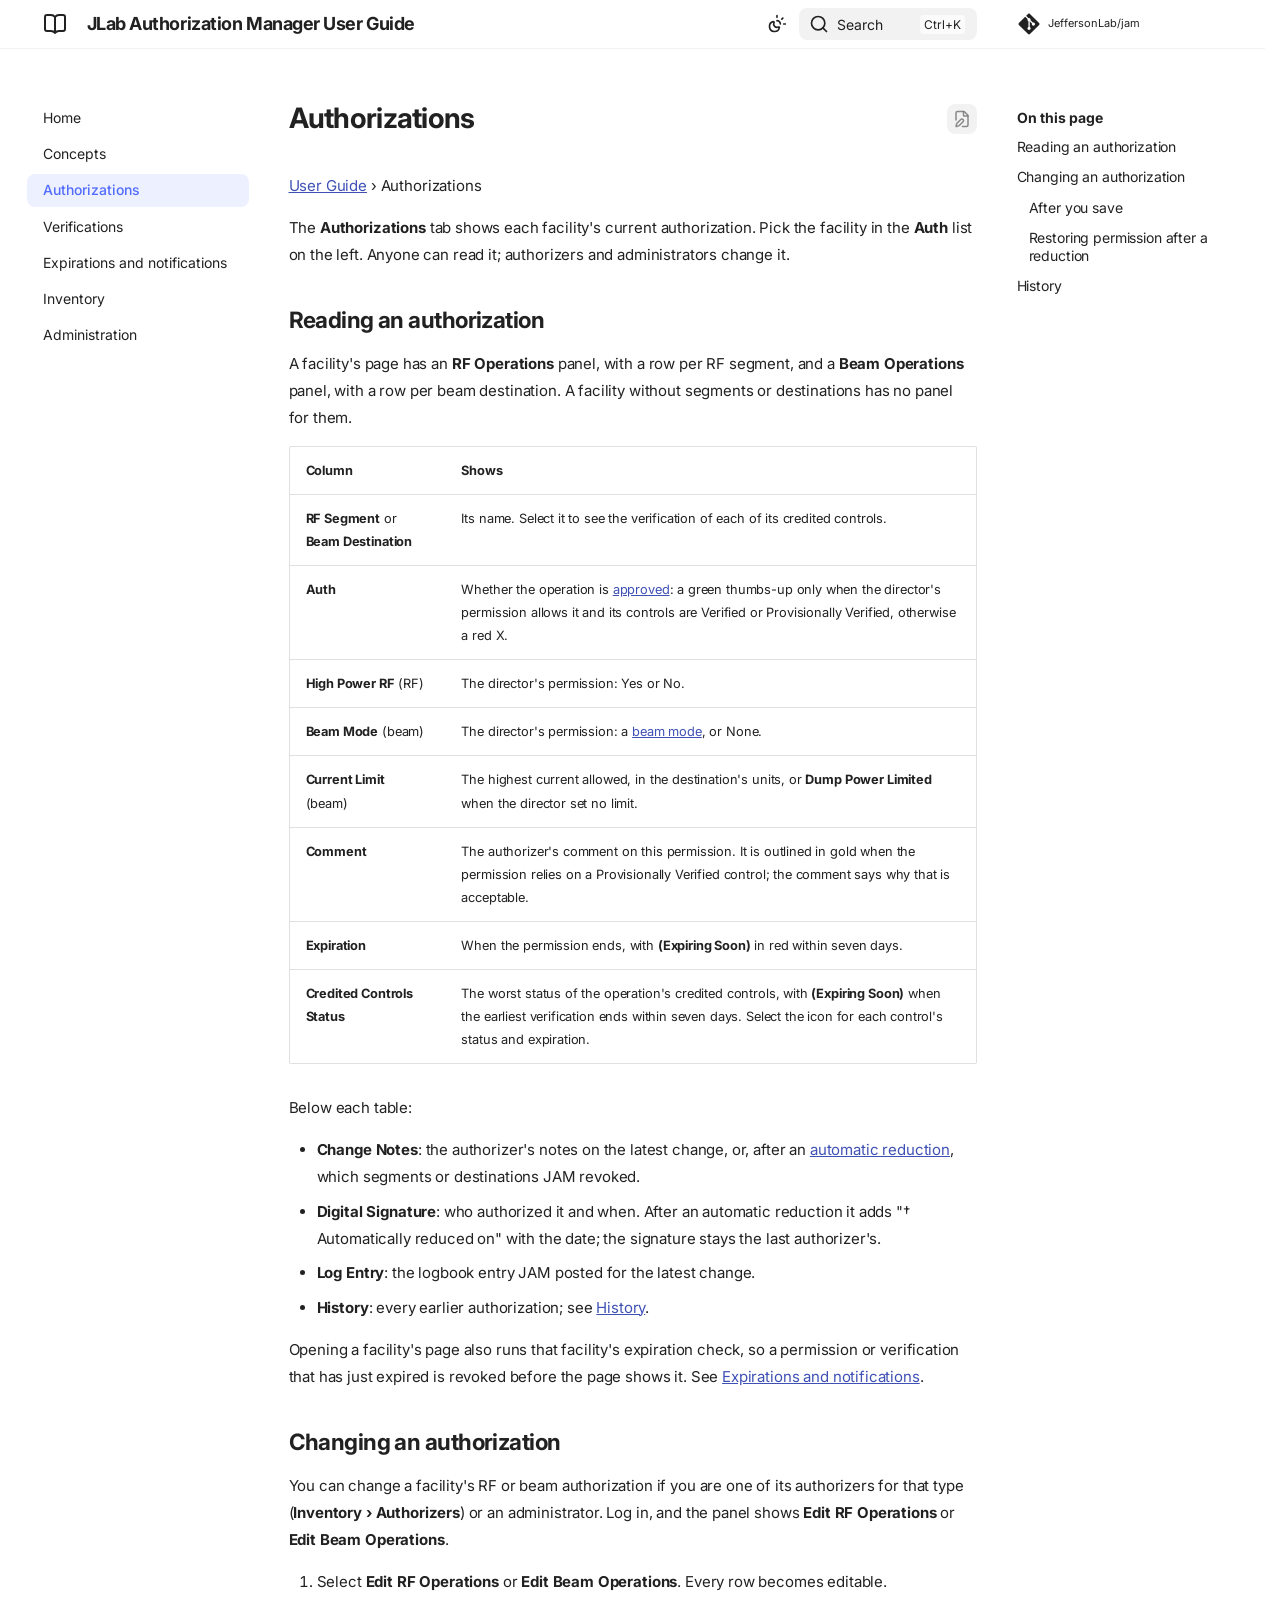
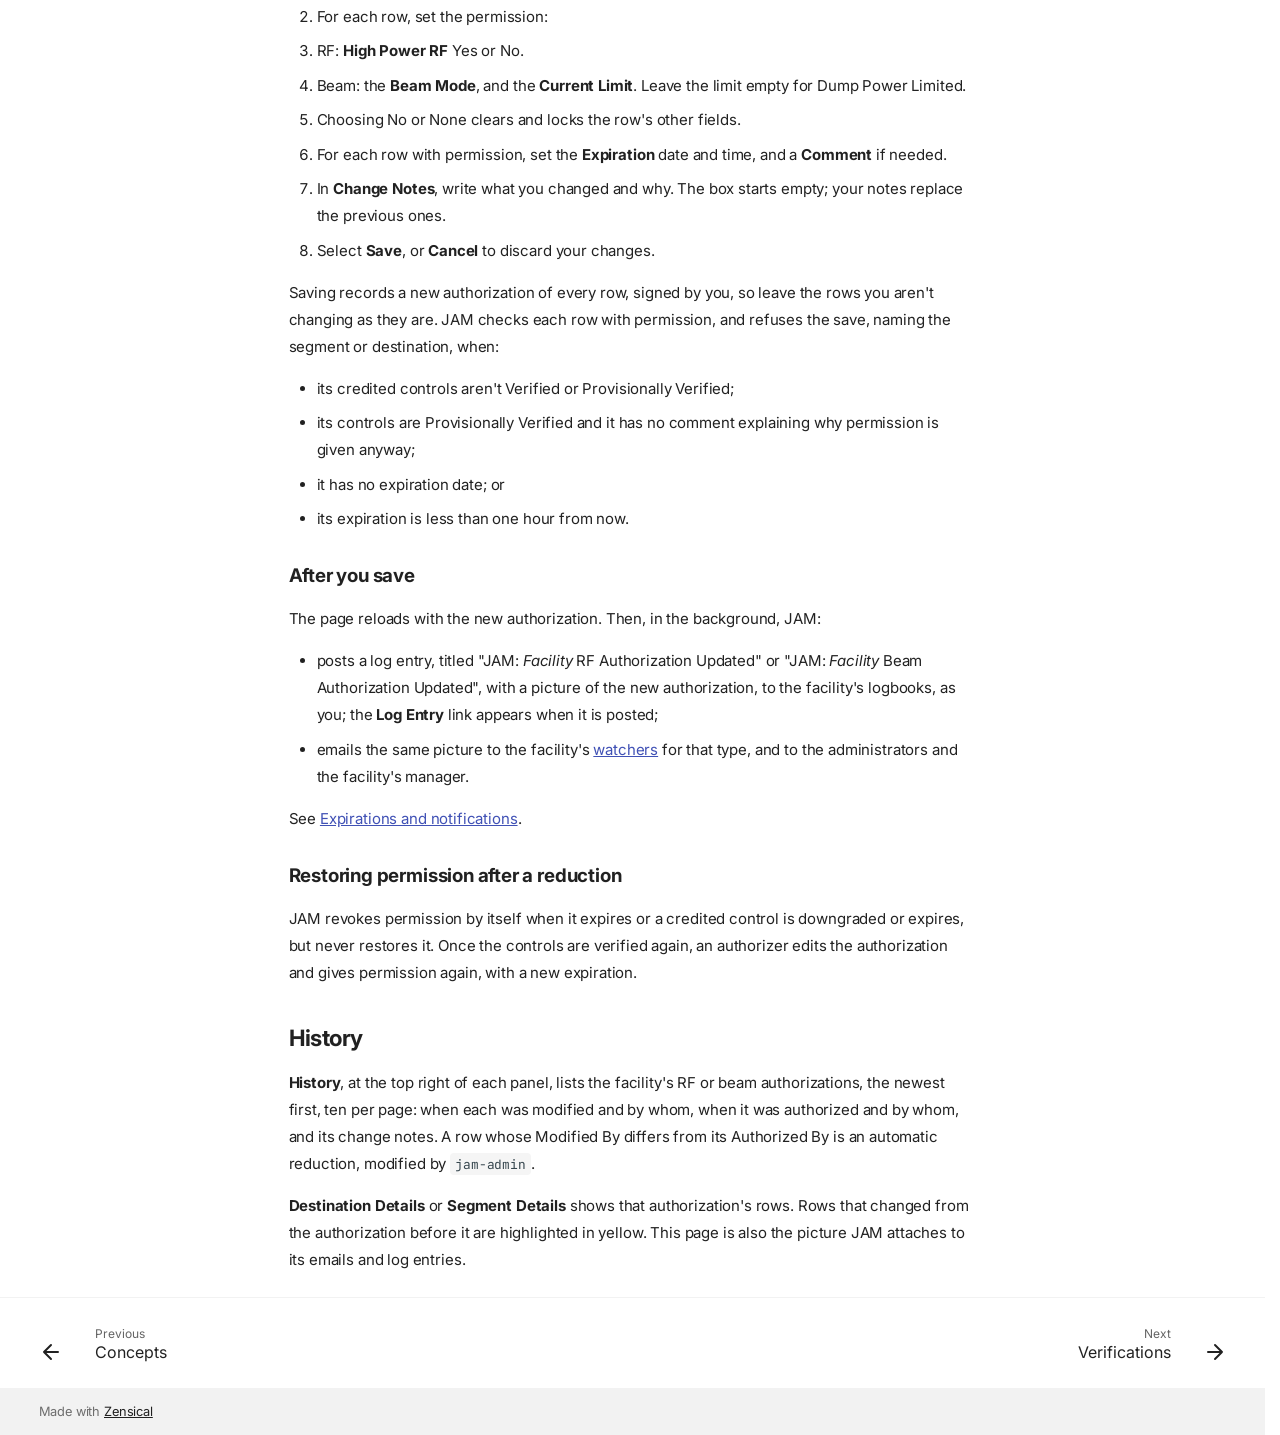
<file: latest/authorizations/index.html>
<!doctype html>
<html lang="en" class="no-js">
  <head>
    
      <meta charset="utf-8">
      <meta name="viewport" content="width=device-width,initial-scale=1">
      
        <meta name="description" content="How to authorize RF and beam operations, and verify credited controls, with the JLab Authorization Manager (JAM)">
      
      
      
      
        <link rel="prev" href="../concepts/">
      
      
        <link rel="next" href="../verifications/">
      
      
        
      
      
      <link rel="icon" href="../assets/images/favicon.png">
      <meta name="generator" content="zensical-0.0.69">
    
    
      
        <title>Authorizations - JLab Authorization Manager User Guide</title>
      
    
    
      
        
      
      <link rel="stylesheet" href="../assets/stylesheets/modern/main.e15858d4.min.css">
      
        
          
        
        <link rel="stylesheet" href="../assets/stylesheets/modern/palette.b27955a4.min.css">
      
      


    
    
      
    
    
      
        
        
        <link rel="preconnect" href="https://fonts.gstatic.com" crossorigin>
        <link rel="stylesheet" href="https://fonts.googleapis.com/css?family=Inter:300,300i,400,400i,500,500i,700,700i%7CJetBrains+Mono:400,400i,700,700i&amp;display=fallback">
        <style>:root{--md-text-font:"Inter";--md-code-font:"JetBrains Mono"}</style>
      
    
    
    <script>__md_scope=new URL("..",location),__md_scope.pathname.endsWith("/")||(__md_scope=new URL(__md_scope.pathname+"/",location)),__md_hash=e=>[...e].reduce(((e,t)=>(e<<5)-e+t.charCodeAt(0)),0),__md_get=(e,t=localStorage,_=__md_scope)=>JSON.parse(t.getItem(_.pathname+"."+e)),__md_set=(e,t,_=localStorage,a=__md_scope)=>{try{_.setItem(a.pathname+"."+e,JSON.stringify(t))}catch(e){}},document.documentElement.setAttribute("data-platform",navigator.platform)</script>
    
      

    
    
  </head>
  
  
    
    
      
    
    
    
    
    <body dir="ltr" data-md-color-scheme="default" data-md-color-primary="indigo" data-md-color-accent="indigo">
  
    
    <input class="md-toggle" data-md-toggle="drawer" type="checkbox" id="__drawer" autocomplete="off">
    <input class="md-toggle" data-md-toggle="search" type="checkbox" id="__search" autocomplete="off">
    <label class="md-overlay" for="__drawer" aria-hidden="true"></label>
    <div data-md-component="skip">
      <a href="#__skip" class="md-skip">
        Skip to content
      </a>
    </div>
    <div data-md-component="announce">
      
    </div>
    
    
      

  

<header class="md-header md-header--shadow" data-md-component="header">
  <nav class="md-header__inner md-grid" aria-label="Header">
    <a href="./.." title="JLab Authorization Manager User Guide" class="md-header__button md-logo" aria-label="JLab Authorization Manager User Guide" data-md-component="logo">
      
  
  <svg xmlns="http://www.w3.org/2000/svg" fill="none" stroke="currentColor" stroke-linecap="round" stroke-linejoin="round" stroke-width="2" class="lucide lucide-book-open" viewBox="0 0 24 24"><path d="M12 5v16M20.001 19A2 2 0 0 0 22 17V5a2 2 0 0 0-1.999-2L16 3.002A5 5 0 0 0 12 5a5 5 0 0 0-4-2H4a2 2 0 0 0-2 2v12a2 2 0 0 0 1.999 2H8a5 5 0 0 1 4 2 5 5 0 0 1 4-2z"/></svg>

    </a>
    <label class="md-header__button md-icon" for="__drawer" aria-label="Navigation">
      
      <svg xmlns="http://www.w3.org/2000/svg" fill="none" stroke="currentColor" stroke-linecap="round" stroke-linejoin="round" stroke-width="2" class="lucide lucide-menu" viewBox="0 0 24 24"><path d="M4 5h16M4 12h16M4 19h16"/></svg>
    </label>
    <div class="md-header__title" data-md-component="header-title">
      <div class="md-header__ellipsis">
        <div class="md-header__topic">
          <span class="md-ellipsis">
            JLab Authorization Manager User Guide
          </span>
        </div>
        <div class="md-header__topic" data-md-component="header-topic">
          <span class="md-ellipsis">
            
              Authorizations
            
          </span>
        </div>
      </div>
    </div>
    
      
        <form class="md-header__option" data-md-component="palette">
  
    
    
    
    <input class="md-option" data-md-color-media="(prefers-color-scheme)" data-md-color-scheme="default" data-md-color-primary="indigo" data-md-color-accent="indigo"  aria-label="Switch to light mode"  type="radio" name="__palette" id="__palette_0">
    
      <label class="md-header__button md-icon" title="Switch to light mode" for="__palette_1" hidden>
        <svg xmlns="http://www.w3.org/2000/svg" fill="none" stroke="currentColor" stroke-linecap="round" stroke-linejoin="round" stroke-width="2" class="lucide lucide-sun-moon" viewBox="0 0 24 24"><path d="M12 2v2M14.837 16.385a6 6 0 1 1-7.223-7.222c.624-.147.97.66.715 1.248a4 4 0 0 0 5.26 5.259c.589-.255 1.396.09 1.248.715M16 12a4 4 0 0 0-4-4M19 5l-1.256 1.256M20 12h2"/></svg>
      </label>
    
  
    
    
    
    <input class="md-option" data-md-color-media="(prefers-color-scheme: light)" data-md-color-scheme="default" data-md-color-primary="indigo" data-md-color-accent="indigo"  aria-label="Switch to dark mode"  type="radio" name="__palette" id="__palette_1">
    
      <label class="md-header__button md-icon" title="Switch to dark mode" for="__palette_2" hidden>
        <svg xmlns="http://www.w3.org/2000/svg" fill="none" stroke="currentColor" stroke-linecap="round" stroke-linejoin="round" stroke-width="2" class="lucide lucide-sun" viewBox="0 0 24 24"><circle cx="12" cy="12" r="4"/><path d="M12 2v2M12 20v2M4.93 4.93l1.41 1.41M17.66 17.66l1.41 1.41M2 12h2M20 12h2M6.34 17.66l-1.41 1.41M19.07 4.93l-1.41 1.41"/></svg>
      </label>
    
  
    
    
    
    <input class="md-option" data-md-color-media="(prefers-color-scheme: dark)" data-md-color-scheme="slate" data-md-color-primary="indigo" data-md-color-accent="indigo"  aria-label="Switch to system preference"  type="radio" name="__palette" id="__palette_2">
    
      <label class="md-header__button md-icon" title="Switch to system preference" for="__palette_0" hidden>
        <svg xmlns="http://www.w3.org/2000/svg" fill="none" stroke="currentColor" stroke-linecap="round" stroke-linejoin="round" stroke-width="2" class="lucide lucide-moon" viewBox="0 0 24 24"><path d="M20.985 12.486a9 9 0 1 1-9.473-9.472c.405-.022.617.46.402.803a6 6 0 0 0 8.268 8.268c.344-.215.825-.004.803.401"/></svg>
      </label>
    
  
</form>
      
    
    
      <script>var palette=__md_get("__palette");if(palette&&palette.color){if("(prefers-color-scheme)"===palette.color.media){var media=matchMedia("(prefers-color-scheme: light)"),input=document.querySelector(media.matches?"[data-md-color-media='(prefers-color-scheme: light)']":"[data-md-color-media='(prefers-color-scheme: dark)']");palette.color.media=input.getAttribute("data-md-color-media"),palette.color.scheme=input.getAttribute("data-md-color-scheme"),palette.color.primary=input.getAttribute("data-md-color-primary"),palette.color.accent=input.getAttribute("data-md-color-accent")}for(var[key,value]of Object.entries(palette.color))document.body.setAttribute("data-md-color-"+key,value)}</script>
    
    
    
      
      
        <label class="md-header__button md-icon" for="__search" aria-label="Search">
          
          <svg xmlns="http://www.w3.org/2000/svg" fill="none" stroke="currentColor" stroke-linecap="round" stroke-linejoin="round" stroke-width="2" class="lucide lucide-search" viewBox="0 0 24 24"><path d="m21 21-4.34-4.34"/><circle cx="11" cy="11" r="8"/></svg>
        </label>
        <div class="md-search" data-md-component="search" role="dialog" aria-label="Search">
  <button type="button" class="md-search__button">
    Search
  </button>
</div>
      
    
    <div class="md-header__source">
      
        <a href="https://github.com/JeffersonLab/jam" title="Go to repository" class="md-source" data-md-component="source">
  <div class="md-source__icon md-icon">
    
    <svg xmlns="http://www.w3.org/2000/svg" viewBox="0 0 448 512"><!--! Font Awesome Free 7.3.1 by @fontawesome - https://fontawesome.com License - https://fontawesome.com/license/free (Icons: CC BY 4.0, Fonts: SIL OFL 1.1, Code: MIT License) Copyright 2026 Fonticons, Inc.--><path fill="currentColor" d="M439.6 236.1 244 40.5c-5.4-5.5-12.8-8.5-20.4-8.5s-15 3-20.4 8.4L162.5 81l51.5 51.5c27.1-9.1 52.7 16.8 43.4 43.7l49.7 49.7c34.2-11.8 61.2 31 35.5 56.7-26.5 26.5-70.2-2.9-56-37.3L240.3 199v121.9c25.3 12.5 22.3 41.8 9.1 55-6.4 6.4-15.2 10.1-24.3 10.1s-17.8-3.6-24.3-10.1c-17.6-17.6-11.1-46.9 11.2-56v-123c-20.8-8.5-24.6-30.7-18.6-45L142.6 101 8.5 235.1C3 240.6 0 247.9 0 255.5s3 15 8.5 20.4l195.6 195.7c5.4 5.4 12.7 8.4 20.4 8.4s15-3 20.4-8.4l194.7-194.7c5.4-5.4 8.4-12.8 8.4-20.4s-3-15-8.4-20.4"/></svg>
  </div>
  <div class="md-source__repository">
    JeffersonLab/jam
  </div>
</a>
      
    </div>
  </nav>
  
</header>
    
    <div class="md-container" data-md-component="container">
      
      
        
          
        
      
      <main class="md-main" data-md-component="main">
        <div class="md-main__inner md-grid">
          
            
              
              <div class="md-sidebar md-sidebar--primary" data-md-component="sidebar" data-md-type="navigation" >
                <div class="md-sidebar__scrollwrap">
                  <div class="md-sidebar__inner">
                    



<nav class="md-nav md-nav--primary" aria-label="Navigation" data-md-level="0">
  <label class="md-nav__title" for="__drawer">
    <a href="./.." title="JLab Authorization Manager User Guide" class="md-nav__button md-logo" aria-label="JLab Authorization Manager User Guide" data-md-component="logo">
      
  
  <svg xmlns="http://www.w3.org/2000/svg" fill="none" stroke="currentColor" stroke-linecap="round" stroke-linejoin="round" stroke-width="2" class="lucide lucide-book-open" viewBox="0 0 24 24"><path d="M12 5v16M20.001 19A2 2 0 0 0 22 17V5a2 2 0 0 0-1.999-2L16 3.002A5 5 0 0 0 12 5a5 5 0 0 0-4-2H4a2 2 0 0 0-2 2v12a2 2 0 0 0 1.999 2H8a5 5 0 0 1 4 2 5 5 0 0 1 4-2z"/></svg>

    </a>
    JLab Authorization Manager User Guide
  </label>
  
    <div class="md-nav__source">
      <a href="https://github.com/JeffersonLab/jam" title="Go to repository" class="md-source" data-md-component="source">
  <div class="md-source__icon md-icon">
    
    <svg xmlns="http://www.w3.org/2000/svg" viewBox="0 0 448 512"><!--! Font Awesome Free 7.3.1 by @fontawesome - https://fontawesome.com License - https://fontawesome.com/license/free (Icons: CC BY 4.0, Fonts: SIL OFL 1.1, Code: MIT License) Copyright 2026 Fonticons, Inc.--><path fill="currentColor" d="M439.6 236.1 244 40.5c-5.4-5.5-12.8-8.5-20.4-8.5s-15 3-20.4 8.4L162.5 81l51.5 51.5c27.1-9.1 52.7 16.8 43.4 43.7l49.7 49.7c34.2-11.8 61.2 31 35.5 56.7-26.5 26.5-70.2-2.9-56-37.3L240.3 199v121.9c25.3 12.5 22.3 41.8 9.1 55-6.4 6.4-15.2 10.1-24.3 10.1s-17.8-3.6-24.3-10.1c-17.6-17.6-11.1-46.9 11.2-56v-123c-20.8-8.5-24.6-30.7-18.6-45L142.6 101 8.5 235.1C3 240.6 0 247.9 0 255.5s3 15 8.5 20.4l195.6 195.7c5.4 5.4 12.7 8.4 20.4 8.4s15-3 20.4-8.4l194.7-194.7c5.4-5.4 8.4-12.8 8.4-20.4s-3-15-8.4-20.4"/></svg>
  </div>
  <div class="md-source__repository">
    JeffersonLab/jam
  </div>
</a>
    </div>
  
  <ul class="md-nav__list" data-md-scrollfix>
    
      
      
  
  
  
  
    <li class="md-nav__item">
      <a href="./.." class="md-nav__link">
        
  
  
  <span class="md-ellipsis">
    
  
  Home

    
  </span>
  
  

      </a>
    </li>
  

    
      
      
  
  
  
  
    <li class="md-nav__item">
      <a href="../concepts/" class="md-nav__link">
        
  
  
  <span class="md-ellipsis">
    
  
  Concepts

    
  </span>
  
  

      </a>
    </li>
  

    
      
      
  
  
    
  
  
  
    <li class="md-nav__item md-nav__item--active">
      
      
      
      
        
      
      
        <label class="md-nav__link md-nav__link--active" for="__toc">
          
  
  
  <span class="md-ellipsis">
    
  
  Authorizations

    
  </span>
  
  

          <span class="md-nav__icon md-icon"></span>
        </label>
      
      <a href="././" class="md-nav__link md-nav__link--active">
        
  
  
  <span class="md-ellipsis">
    
  
  Authorizations

    
  </span>
  
  

      </a>
      
        


<nav class="md-nav md-nav--secondary" aria-label="On this page">
  
  
  
    
  
  
    <label class="md-nav__title" for="__toc">
      <span class="md-nav__icon md-icon"></span>
      On this page
    </label>
    <ul class="md-nav__list" data-md-component="toc" data-md-scrollfix>
      
        <li class="md-nav__item">
  <a href="#reading-an-authorization" class="md-nav__link">
    <span class="md-ellipsis">
      <span class="md-typeset">
        Reading an authorization
      </span>
    </span>
  </a>
  
</li>
      
        <li class="md-nav__item">
  <a href="#changing-an-authorization" class="md-nav__link">
    <span class="md-ellipsis">
      <span class="md-typeset">
        Changing an authorization
      </span>
    </span>
  </a>
  
    <nav class="md-nav" aria-label="Changing an authorization">
      <ul class="md-nav__list">
        
          <li class="md-nav__item">
  <a href="#after-you-save" class="md-nav__link">
    <span class="md-ellipsis">
      <span class="md-typeset">
        After you save
      </span>
    </span>
  </a>
  
</li>
        
          <li class="md-nav__item">
  <a href="#restoring-permission-after-a-reduction" class="md-nav__link">
    <span class="md-ellipsis">
      <span class="md-typeset">
        Restoring permission after a reduction
      </span>
    </span>
  </a>
  
</li>
        
      </ul>
    </nav>
  
</li>
      
        <li class="md-nav__item">
  <a href="#history" class="md-nav__link">
    <span class="md-ellipsis">
      <span class="md-typeset">
        History
      </span>
    </span>
  </a>
  
</li>
      
    </ul>
  
</nav>
      
    </li>
  

    
      
      
  
  
  
  
    <li class="md-nav__item">
      <a href="../verifications/" class="md-nav__link">
        
  
  
  <span class="md-ellipsis">
    
  
  Verifications

    
  </span>
  
  

      </a>
    </li>
  

    
      
      
  
  
  
  
    <li class="md-nav__item">
      <a href="../notifications/" class="md-nav__link">
        
  
  
  <span class="md-ellipsis">
    
  
  Expirations and notifications

    
  </span>
  
  

      </a>
    </li>
  

    
      
      
  
  
  
  
    <li class="md-nav__item">
      <a href="../inventory/" class="md-nav__link">
        
  
  
  <span class="md-ellipsis">
    
  
  Inventory

    
  </span>
  
  

      </a>
    </li>
  

    
      
      
  
  
  
  
    <li class="md-nav__item">
      <a href="../administration/" class="md-nav__link">
        
  
  
  <span class="md-ellipsis">
    
  
  Administration

    
  </span>
  
  

      </a>
    </li>
  

    
  </ul>
</nav>
                  </div>
                </div>
              </div>
            
            
              
              <div class="md-sidebar md-sidebar--secondary" data-md-component="sidebar" data-md-type="toc" >
                <div class="md-sidebar__scrollwrap">
                  
                    
                    
                    
                      
                    
                    
                      <input class="md-nav__toggle md-toggle" type="checkbox" id="__toc">
                      <div class="md-sidebar-button__wrapper">
                        <label class="md-sidebar-button" for="__toc"></label>
                      </div>
                    
                  
                  <div class="md-sidebar__inner">
                    


<nav class="md-nav md-nav--secondary" aria-label="On this page">
  
  
  
    
  
  
    <label class="md-nav__title" for="__toc">
      <span class="md-nav__icon md-icon"></span>
      On this page
    </label>
    <ul class="md-nav__list" data-md-component="toc" data-md-scrollfix>
      
        <li class="md-nav__item">
  <a href="#reading-an-authorization" class="md-nav__link">
    <span class="md-ellipsis">
      <span class="md-typeset">
        Reading an authorization
      </span>
    </span>
  </a>
  
</li>
      
        <li class="md-nav__item">
  <a href="#changing-an-authorization" class="md-nav__link">
    <span class="md-ellipsis">
      <span class="md-typeset">
        Changing an authorization
      </span>
    </span>
  </a>
  
    <nav class="md-nav" aria-label="Changing an authorization">
      <ul class="md-nav__list">
        
          <li class="md-nav__item">
  <a href="#after-you-save" class="md-nav__link">
    <span class="md-ellipsis">
      <span class="md-typeset">
        After you save
      </span>
    </span>
  </a>
  
</li>
        
          <li class="md-nav__item">
  <a href="#restoring-permission-after-a-reduction" class="md-nav__link">
    <span class="md-ellipsis">
      <span class="md-typeset">
        Restoring permission after a reduction
      </span>
    </span>
  </a>
  
</li>
        
      </ul>
    </nav>
  
</li>
      
        <li class="md-nav__item">
  <a href="#history" class="md-nav__link">
    <span class="md-ellipsis">
      <span class="md-typeset">
        History
      </span>
    </span>
  </a>
  
</li>
      
    </ul>
  
</nav>
                  </div>
                </div>
              </div>
            
          
          
            <div class="md-content" data-md-component="content">
              
              <article class="md-content__inner md-typeset">
                <a id="__skip" tabindex="-1"></a>
                
                  

  
    <a href="https://github.com/JeffersonLab/jam/edit/main/docs/user-guide/authorizations.md" title="Edit this page" class="md-content__button md-icon" rel="edit">
      
      <svg xmlns="http://www.w3.org/2000/svg" fill="none" stroke="currentColor" stroke-linecap="round" stroke-linejoin="round" stroke-width="2" class="lucide lucide-file-pen" viewBox="0 0 24 24"><path d="M12.659 22H18a2 2 0 0 0 2-2V8a2.4 2.4 0 0 0-.706-1.706l-3.588-3.588A2.4 2.4 0 0 0 14 2H6a2 2 0 0 0-2 2v9.34"/><path d="M14 2v5a1 1 0 0 0 1 1h5M10.378 12.622a1 1 0 0 1 3 3.003L8.36 20.637a2 2 0 0 1-.854.506l-2.867.837a.5.5 0 0 1-.62-.62l.836-2.869a2 2 0 0 1 .506-.853z"/></svg>
    </a>
  
  


<h1 id="authorizations">Authorizations<a class="headerlink" href="#authorizations" title="Permanent link">&para;</a></h1>
<p><a href="../">User Guide</a> › Authorizations</p>
<p>The <strong>Authorizations</strong> tab shows each facility's current authorization. Pick the facility in the
<strong>Auth</strong> list on the left. Anyone can read it; authorizers and administrators change it.</p>
<h2 id="reading-an-authorization">Reading an authorization<a class="headerlink" href="#reading-an-authorization" title="Permanent link">&para;</a></h2>
<p>A facility's page has an <strong>RF Operations</strong> panel, with a row per RF segment, and a <strong>Beam
Operations</strong> panel, with a row per beam destination. A facility without segments or destinations
has no panel for them.</p>
<table>
<thead>
<tr>
<th>Column</th>
<th>Shows</th>
</tr>
</thead>
<tbody>
<tr>
<td><strong>RF Segment</strong> or <strong>Beam Destination</strong></td>
<td>Its name. Select it to see the verification of each of its credited controls.</td>
</tr>
<tr>
<td><strong>Auth</strong></td>
<td>Whether the operation is <a href="../concepts/#approved-operations">approved</a>: a green thumbs-up only when the director's permission allows it and its controls are Verified or Provisionally Verified, otherwise a red X.</td>
</tr>
<tr>
<td><strong>High Power RF</strong> (RF)</td>
<td>The director's permission: Yes or No.</td>
</tr>
<tr>
<td><strong>Beam Mode</strong> (beam)</td>
<td>The director's permission: a <a href="../concepts/#beam-modes">beam mode</a>, or None.</td>
</tr>
<tr>
<td><strong>Current Limit</strong> (beam)</td>
<td>The highest current allowed, in the destination's units, or <strong>Dump Power Limited</strong> when the director set no limit.</td>
</tr>
<tr>
<td><strong>Comment</strong></td>
<td>The authorizer's comment on this permission. It is outlined in gold when the permission relies on a Provisionally Verified control; the comment says why that is acceptable.</td>
</tr>
<tr>
<td><strong>Expiration</strong></td>
<td>When the permission ends, with <strong>(Expiring Soon)</strong> in red within seven days.</td>
</tr>
<tr>
<td><strong>Credited Controls Status</strong></td>
<td>The worst status of the operation's credited controls, with <strong>(Expiring Soon)</strong> when the earliest verification ends within seven days. Select the icon for each control's status and expiration.</td>
</tr>
</tbody>
</table>
<p>Below each table:</p>
<ul>
<li><strong>Change Notes</strong>: the authorizer's notes on the latest change, or, after an
  <a href="../concepts/#expiration-and-automatic-reduction">automatic reduction</a>, which segments or
  destinations JAM revoked.</li>
<li><strong>Digital Signature</strong>: who authorized it and when. After an automatic reduction it adds
  "† Automatically reduced on" with the date; the signature stays the last authorizer's.</li>
<li><strong>Log Entry</strong>: the logbook entry JAM posted for the latest change.</li>
<li><strong>History</strong>: every earlier authorization; see <a href="#history">History</a>.</li>
</ul>
<p>Opening a facility's page also runs that facility's expiration check, so a permission or
verification that has just expired is revoked before the page shows it. See
<a href="../notifications/">Expirations and notifications</a>.</p>
<h2 id="changing-an-authorization">Changing an authorization<a class="headerlink" href="#changing-an-authorization" title="Permanent link">&para;</a></h2>
<p>You can change a facility's RF or beam authorization if you are one of its authorizers for that
type (<strong>Inventory › Authorizers</strong>) or an administrator. Log in, and the panel shows <strong>Edit RF
Operations</strong> or <strong>Edit Beam Operations</strong>.</p>
<ol>
<li>Select <strong>Edit RF Operations</strong> or <strong>Edit Beam Operations</strong>. Every row becomes editable.</li>
<li>For each row, set the permission:</li>
<li>RF: <strong>High Power RF</strong> Yes or No.</li>
<li>Beam: the <strong>Beam Mode</strong>, and the <strong>Current Limit</strong>. Leave the limit empty for Dump Power
     Limited.</li>
<li>Choosing No or None clears and locks the row's other fields.</li>
<li>For each row with permission, set the <strong>Expiration</strong> date and time, and a <strong>Comment</strong> if
   needed.</li>
<li>In <strong>Change Notes</strong>, write what you changed and why. The box starts empty; your notes replace
   the previous ones.</li>
<li>Select <strong>Save</strong>, or <strong>Cancel</strong> to discard your changes.</li>
</ol>
<p>Saving records a new authorization of every row, signed by you, so leave the rows you aren't
changing as they are. JAM checks each row with permission, and refuses the save, naming the
segment or destination, when:</p>
<ul>
<li>its credited controls aren't Verified or Provisionally Verified;</li>
<li>its controls are Provisionally Verified and it has no comment explaining why permission is
  given anyway;</li>
<li>it has no expiration date; or</li>
<li>its expiration is less than one hour from now.</li>
</ul>
<h3 id="after-you-save">After you save<a class="headerlink" href="#after-you-save" title="Permanent link">&para;</a></h3>
<p>The page reloads with the new authorization. Then, in the background, JAM:</p>
<ul>
<li>posts a log entry, titled "JAM: <em>Facility</em> RF Authorization Updated" or "JAM: <em>Facility</em> Beam
  Authorization Updated", with a picture of the new authorization, to the facility's logbooks,
  as you; the <strong>Log Entry</strong> link appears when it is posted;</li>
<li>emails the same picture to the facility's <a href="../inventory/#watchers">watchers</a> for that type, and
  to the administrators and the facility's manager.</li>
</ul>
<p>See <a href="../notifications/#emails-and-log-entries">Expirations and notifications</a>.</p>
<h3 id="restoring-permission-after-a-reduction">Restoring permission after a reduction<a class="headerlink" href="#restoring-permission-after-a-reduction" title="Permanent link">&para;</a></h3>
<p>JAM revokes permission by itself when it expires or a credited control is downgraded or expires,
but never restores it. Once the controls are verified again, an authorizer edits the
authorization and gives permission again, with a new expiration.</p>
<h2 id="history">History<a class="headerlink" href="#history" title="Permanent link">&para;</a></h2>
<p><strong>History</strong>, at the top right of each panel, lists the facility's RF or beam authorizations, the
newest first, ten per page: when each was modified and by whom, when it was authorized and by
whom, and its change notes. A row whose Modified By differs from its Authorized By is an automatic
reduction, modified by <code>jam-admin</code>.</p>
<p><strong>Destination Details</strong> or <strong>Segment Details</strong> shows that authorization's rows. Rows that changed
from the authorization before it are highlighted in yellow. This page is also the picture JAM
attaches to its emails and log entries.</p>














                
              </article>
            </div>
          
          
<script>var target=document.getElementById(location.hash.slice(1));target&&target.name&&(target.checked=target.name.startsWith("__tabbed_"))</script>
        </div>
        
          <button type="button" class="md-top md-icon" data-md-component="top" hidden>
  
  <svg xmlns="http://www.w3.org/2000/svg" fill="none" stroke="currentColor" stroke-linecap="round" stroke-linejoin="round" stroke-width="2" class="lucide lucide-circle-arrow-up" viewBox="0 0 24 24"><circle cx="12" cy="12" r="10"/><path d="m16 12-4-4-4 4M12 16V8"/></svg>
  Back to top
</button>
        
      </main>
      
        <footer class="md-footer">
  
    
      
      <nav class="md-footer__inner md-grid" aria-label="Footer" >
        
          
          <a href="../concepts/" class="md-footer__link md-footer__link--prev" aria-label="Previous: Concepts">
            <div class="md-footer__button md-icon">
              
              <svg xmlns="http://www.w3.org/2000/svg" fill="none" stroke="currentColor" stroke-linecap="round" stroke-linejoin="round" stroke-width="2" class="lucide lucide-arrow-left" viewBox="0 0 24 24"><path d="m12 19-7-7 7-7M19 12H5"/></svg>
            </div>
            <div class="md-footer__title">
              <span class="md-footer__direction">
                Previous
              </span>
              <div class="md-ellipsis">
                Concepts
              </div>
            </div>
          </a>
        
        
          
          <a href="../verifications/" class="md-footer__link md-footer__link--next" aria-label="Next: Verifications">
            <div class="md-footer__title">
              <span class="md-footer__direction">
                Next
              </span>
              <div class="md-ellipsis">
                Verifications
              </div>
            </div>
            <div class="md-footer__button md-icon">
              
              <svg xmlns="http://www.w3.org/2000/svg" fill="none" stroke="currentColor" stroke-linecap="round" stroke-linejoin="round" stroke-width="2" class="lucide lucide-arrow-right" viewBox="0 0 24 24"><path d="M5 12h14M12 5l7 7-7 7"/></svg>
            </div>
          </a>
        
      </nav>
    
  
  <div class="md-footer-meta md-typeset">
    <div class="md-footer-meta__inner md-grid">
      <div class="md-copyright">
  
  
    Made with
    <a href="https://zensical.org/" target="_blank" rel="noopener">
      Zensical
    </a>
  
</div>
      
    </div>
  </div>
</footer>
      
    </div>
    <div class="md-dialog" data-md-component="dialog" role="status" aria-atomic="true">
      <div class="md-dialog__inner md-typeset"></div>
    </div>
    
    
    
      
      
      
      
        
        
      <script id="__config" type="application/json">{"annotate":null,"base":"..","features":["content.action.edit","navigation.footer","navigation.top","search.highlight"],"redirect":null,"search":"../assets/javascripts/workers/search.7d14d953.min.js","tags":null,"translations":{"clipboard.copied":"Copied to clipboard","clipboard.copy":"Copy to clipboard","clipboard.error":"Could not copy to clipboard","search.result.more.one":"1 more on this page","search.result.more.other":"# more on this page","search.result.none":"No matching documents","search.result.one":"1 matching document","search.result.other":"# matching documents","search.result.placeholder":"Type to start searching","search.result.term.missing":"Missing","select.version":"Select version"},"version":null}</script>
    
    
      <script src="../assets/javascripts/bundle.8b1c90bd.min.js"></script>
      
    
  </body>
</html>
</file>
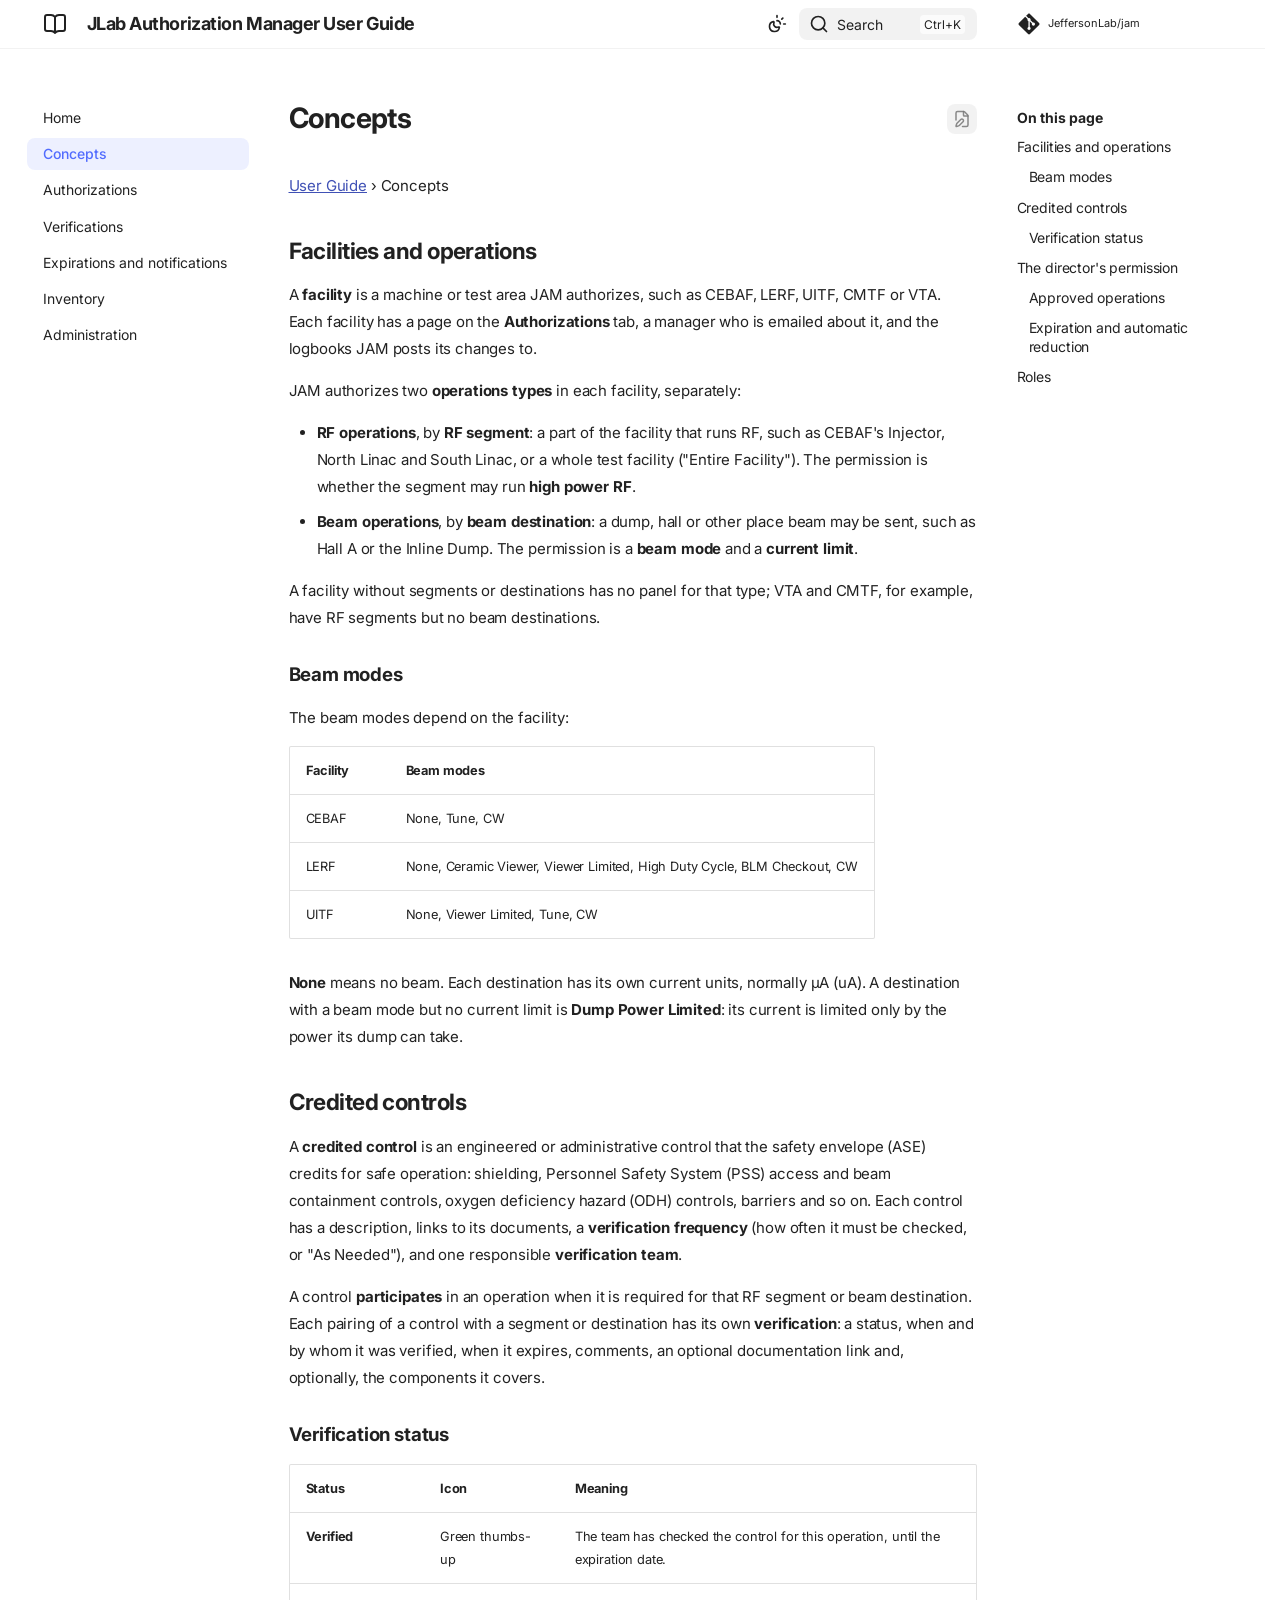
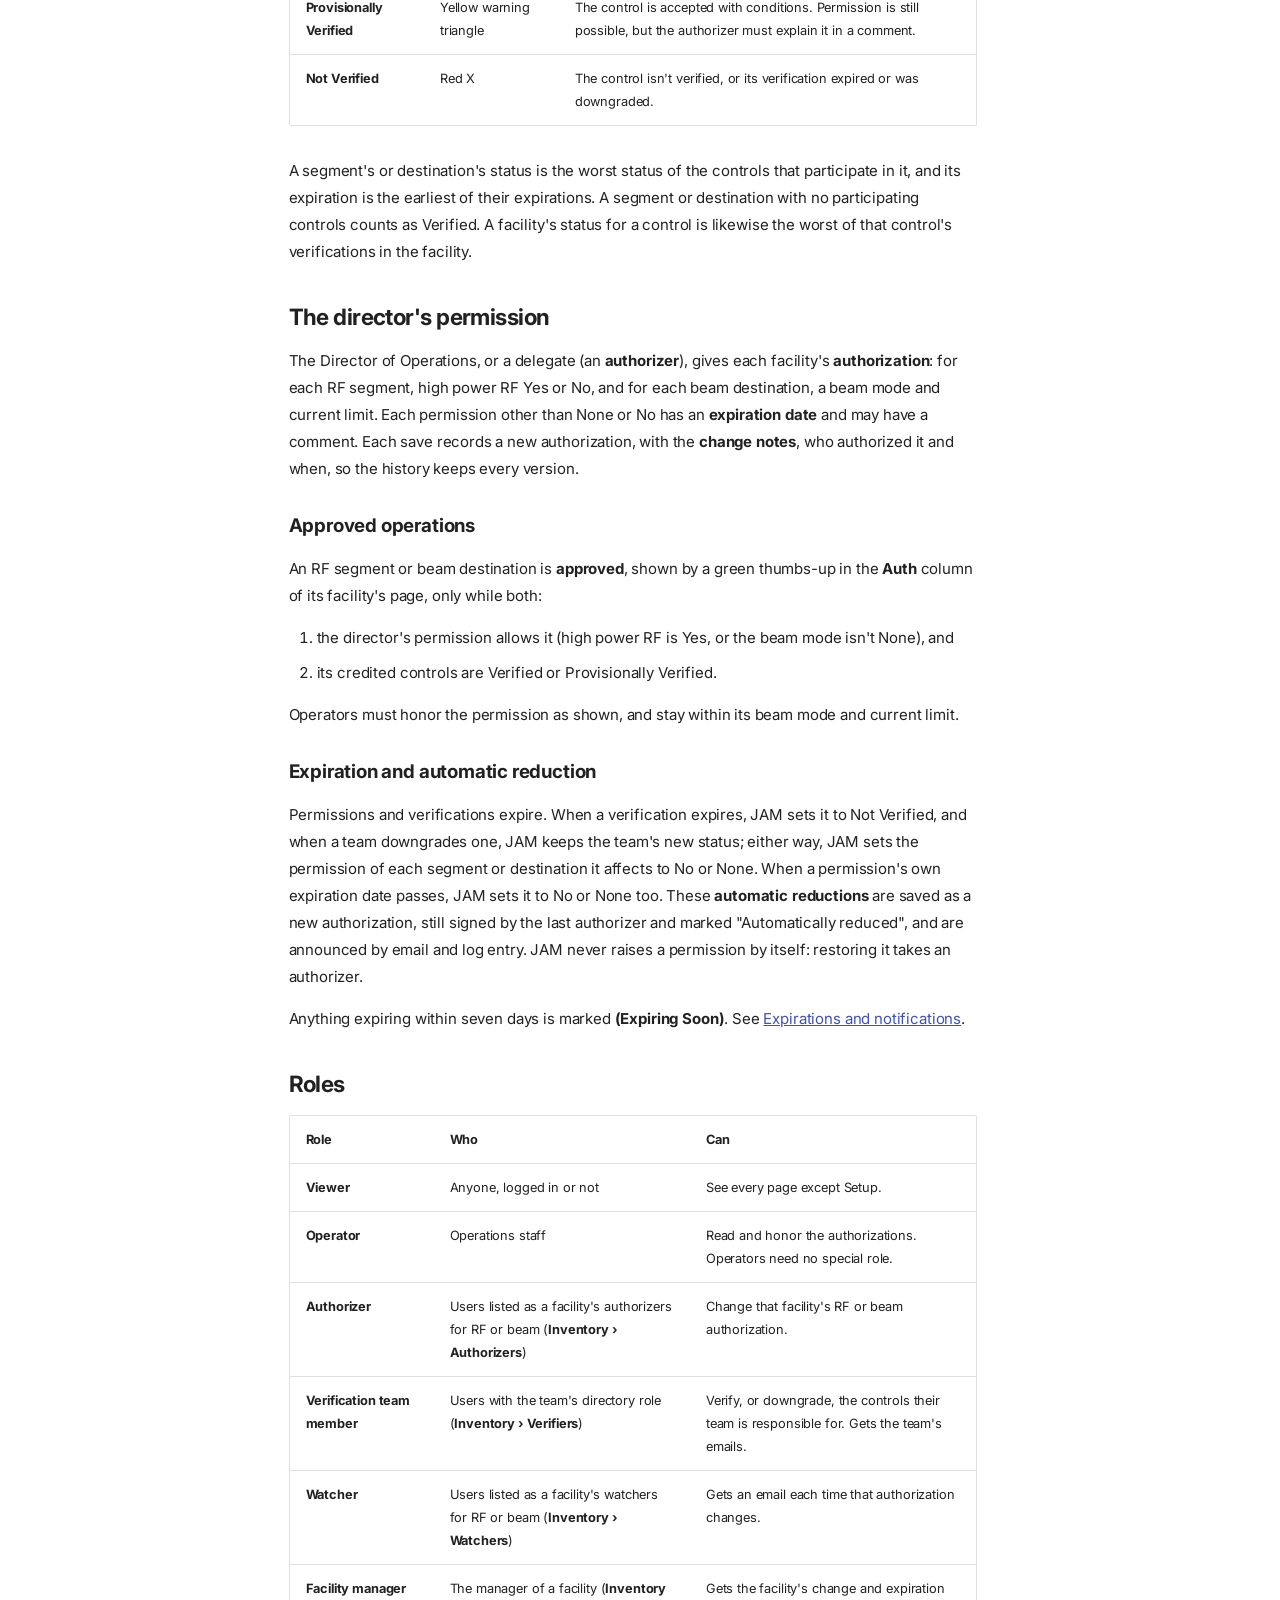
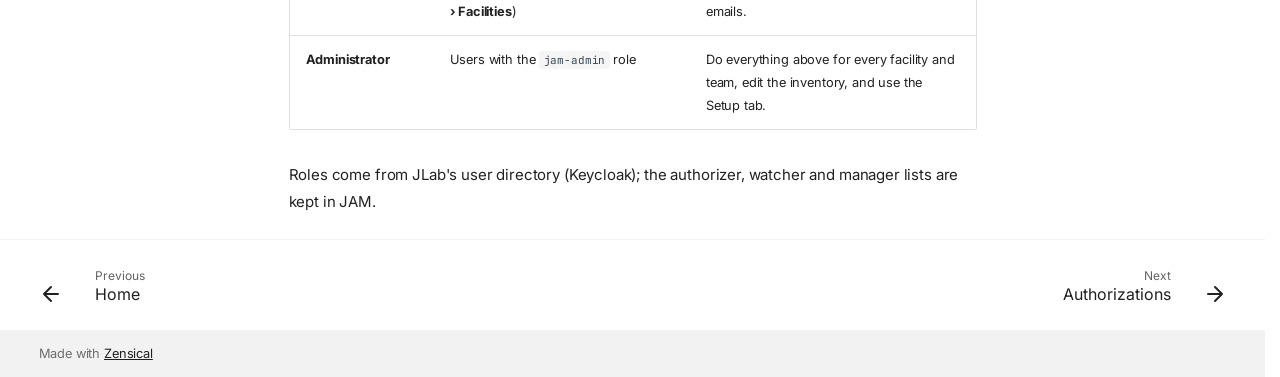
<file: latest/concepts/index.html>
<!doctype html>
<html lang="en" class="no-js">
  <head>
    
      <meta charset="utf-8">
      <meta name="viewport" content="width=device-width,initial-scale=1">
      
        <meta name="description" content="How to authorize RF and beam operations, and verify credited controls, with the JLab Authorization Manager (JAM)">
      
      
      
      
        <link rel="prev" href="./..">
      
      
        <link rel="next" href="../authorizations/">
      
      
        
      
      
      <link rel="icon" href="../assets/images/favicon.png">
      <meta name="generator" content="zensical-0.0.69">
    
    
      
        <title>Concepts - JLab Authorization Manager User Guide</title>
      
    
    
      
        
      
      <link rel="stylesheet" href="../assets/stylesheets/modern/main.e15858d4.min.css">
      
        
          
        
        <link rel="stylesheet" href="../assets/stylesheets/modern/palette.b27955a4.min.css">
      
      


    
    
      
    
    
      
        
        
        <link rel="preconnect" href="https://fonts.gstatic.com" crossorigin>
        <link rel="stylesheet" href="https://fonts.googleapis.com/css?family=Inter:300,300i,400,400i,500,500i,700,700i%7CJetBrains+Mono:400,400i,700,700i&amp;display=fallback">
        <style>:root{--md-text-font:"Inter";--md-code-font:"JetBrains Mono"}</style>
      
    
    
    <script>__md_scope=new URL("..",location),__md_scope.pathname.endsWith("/")||(__md_scope=new URL(__md_scope.pathname+"/",location)),__md_hash=e=>[...e].reduce(((e,t)=>(e<<5)-e+t.charCodeAt(0)),0),__md_get=(e,t=localStorage,_=__md_scope)=>JSON.parse(t.getItem(_.pathname+"."+e)),__md_set=(e,t,_=localStorage,a=__md_scope)=>{try{_.setItem(a.pathname+"."+e,JSON.stringify(t))}catch(e){}},document.documentElement.setAttribute("data-platform",navigator.platform)</script>
    
      

    
    
  </head>
  
  
    
    
      
    
    
    
    
    <body dir="ltr" data-md-color-scheme="default" data-md-color-primary="indigo" data-md-color-accent="indigo">
  
    
    <input class="md-toggle" data-md-toggle="drawer" type="checkbox" id="__drawer" autocomplete="off">
    <input class="md-toggle" data-md-toggle="search" type="checkbox" id="__search" autocomplete="off">
    <label class="md-overlay" for="__drawer" aria-hidden="true"></label>
    <div data-md-component="skip">
      <a href="#__skip" class="md-skip">
        Skip to content
      </a>
    </div>
    <div data-md-component="announce">
      
    </div>
    
    
      

  

<header class="md-header md-header--shadow" data-md-component="header">
  <nav class="md-header__inner md-grid" aria-label="Header">
    <a href="./.." title="JLab Authorization Manager User Guide" class="md-header__button md-logo" aria-label="JLab Authorization Manager User Guide" data-md-component="logo">
      
  
  <svg xmlns="http://www.w3.org/2000/svg" fill="none" stroke="currentColor" stroke-linecap="round" stroke-linejoin="round" stroke-width="2" class="lucide lucide-book-open" viewBox="0 0 24 24"><path d="M12 5v16M20.001 19A2 2 0 0 0 22 17V5a2 2 0 0 0-1.999-2L16 3.002A5 5 0 0 0 12 5a5 5 0 0 0-4-2H4a2 2 0 0 0-2 2v12a2 2 0 0 0 1.999 2H8a5 5 0 0 1 4 2 5 5 0 0 1 4-2z"/></svg>

    </a>
    <label class="md-header__button md-icon" for="__drawer" aria-label="Navigation">
      
      <svg xmlns="http://www.w3.org/2000/svg" fill="none" stroke="currentColor" stroke-linecap="round" stroke-linejoin="round" stroke-width="2" class="lucide lucide-menu" viewBox="0 0 24 24"><path d="M4 5h16M4 12h16M4 19h16"/></svg>
    </label>
    <div class="md-header__title" data-md-component="header-title">
      <div class="md-header__ellipsis">
        <div class="md-header__topic">
          <span class="md-ellipsis">
            JLab Authorization Manager User Guide
          </span>
        </div>
        <div class="md-header__topic" data-md-component="header-topic">
          <span class="md-ellipsis">
            
              Concepts
            
          </span>
        </div>
      </div>
    </div>
    
      
        <form class="md-header__option" data-md-component="palette">
  
    
    
    
    <input class="md-option" data-md-color-media="(prefers-color-scheme)" data-md-color-scheme="default" data-md-color-primary="indigo" data-md-color-accent="indigo"  aria-label="Switch to light mode"  type="radio" name="__palette" id="__palette_0">
    
      <label class="md-header__button md-icon" title="Switch to light mode" for="__palette_1" hidden>
        <svg xmlns="http://www.w3.org/2000/svg" fill="none" stroke="currentColor" stroke-linecap="round" stroke-linejoin="round" stroke-width="2" class="lucide lucide-sun-moon" viewBox="0 0 24 24"><path d="M12 2v2M14.837 16.385a6 6 0 1 1-7.223-7.222c.624-.147.97.66.715 1.248a4 4 0 0 0 5.26 5.259c.589-.255 1.396.09 1.248.715M16 12a4 4 0 0 0-4-4M19 5l-1.256 1.256M20 12h2"/></svg>
      </label>
    
  
    
    
    
    <input class="md-option" data-md-color-media="(prefers-color-scheme: light)" data-md-color-scheme="default" data-md-color-primary="indigo" data-md-color-accent="indigo"  aria-label="Switch to dark mode"  type="radio" name="__palette" id="__palette_1">
    
      <label class="md-header__button md-icon" title="Switch to dark mode" for="__palette_2" hidden>
        <svg xmlns="http://www.w3.org/2000/svg" fill="none" stroke="currentColor" stroke-linecap="round" stroke-linejoin="round" stroke-width="2" class="lucide lucide-sun" viewBox="0 0 24 24"><circle cx="12" cy="12" r="4"/><path d="M12 2v2M12 20v2M4.93 4.93l1.41 1.41M17.66 17.66l1.41 1.41M2 12h2M20 12h2M6.34 17.66l-1.41 1.41M19.07 4.93l-1.41 1.41"/></svg>
      </label>
    
  
    
    
    
    <input class="md-option" data-md-color-media="(prefers-color-scheme: dark)" data-md-color-scheme="slate" data-md-color-primary="indigo" data-md-color-accent="indigo"  aria-label="Switch to system preference"  type="radio" name="__palette" id="__palette_2">
    
      <label class="md-header__button md-icon" title="Switch to system preference" for="__palette_0" hidden>
        <svg xmlns="http://www.w3.org/2000/svg" fill="none" stroke="currentColor" stroke-linecap="round" stroke-linejoin="round" stroke-width="2" class="lucide lucide-moon" viewBox="0 0 24 24"><path d="M20.985 12.486a9 9 0 1 1-9.473-9.472c.405-.022.617.46.402.803a6 6 0 0 0 8.268 8.268c.344-.215.825-.004.803.401"/></svg>
      </label>
    
  
</form>
      
    
    
      <script>var palette=__md_get("__palette");if(palette&&palette.color){if("(prefers-color-scheme)"===palette.color.media){var media=matchMedia("(prefers-color-scheme: light)"),input=document.querySelector(media.matches?"[data-md-color-media='(prefers-color-scheme: light)']":"[data-md-color-media='(prefers-color-scheme: dark)']");palette.color.media=input.getAttribute("data-md-color-media"),palette.color.scheme=input.getAttribute("data-md-color-scheme"),palette.color.primary=input.getAttribute("data-md-color-primary"),palette.color.accent=input.getAttribute("data-md-color-accent")}for(var[key,value]of Object.entries(palette.color))document.body.setAttribute("data-md-color-"+key,value)}</script>
    
    
    
      
      
        <label class="md-header__button md-icon" for="__search" aria-label="Search">
          
          <svg xmlns="http://www.w3.org/2000/svg" fill="none" stroke="currentColor" stroke-linecap="round" stroke-linejoin="round" stroke-width="2" class="lucide lucide-search" viewBox="0 0 24 24"><path d="m21 21-4.34-4.34"/><circle cx="11" cy="11" r="8"/></svg>
        </label>
        <div class="md-search" data-md-component="search" role="dialog" aria-label="Search">
  <button type="button" class="md-search__button">
    Search
  </button>
</div>
      
    
    <div class="md-header__source">
      
        <a href="https://github.com/JeffersonLab/jam" title="Go to repository" class="md-source" data-md-component="source">
  <div class="md-source__icon md-icon">
    
    <svg xmlns="http://www.w3.org/2000/svg" viewBox="0 0 448 512"><!--! Font Awesome Free 7.3.1 by @fontawesome - https://fontawesome.com License - https://fontawesome.com/license/free (Icons: CC BY 4.0, Fonts: SIL OFL 1.1, Code: MIT License) Copyright 2026 Fonticons, Inc.--><path fill="currentColor" d="M439.6 236.1 244 40.5c-5.4-5.5-12.8-8.5-20.4-8.5s-15 3-20.4 8.4L162.5 81l51.5 51.5c27.1-9.1 52.7 16.8 43.4 43.7l49.7 49.7c34.2-11.8 61.2 31 35.5 56.7-26.5 26.5-70.2-2.9-56-37.3L240.3 199v121.9c25.3 12.5 22.3 41.8 9.1 55-6.4 6.4-15.2 10.1-24.3 10.1s-17.8-3.6-24.3-10.1c-17.6-17.6-11.1-46.9 11.2-56v-123c-20.8-8.5-24.6-30.7-18.6-45L142.6 101 8.5 235.1C3 240.6 0 247.9 0 255.5s3 15 8.5 20.4l195.6 195.7c5.4 5.4 12.7 8.4 20.4 8.4s15-3 20.4-8.4l194.7-194.7c5.4-5.4 8.4-12.8 8.4-20.4s-3-15-8.4-20.4"/></svg>
  </div>
  <div class="md-source__repository">
    JeffersonLab/jam
  </div>
</a>
      
    </div>
  </nav>
  
</header>
    
    <div class="md-container" data-md-component="container">
      
      
        
          
        
      
      <main class="md-main" data-md-component="main">
        <div class="md-main__inner md-grid">
          
            
              
              <div class="md-sidebar md-sidebar--primary" data-md-component="sidebar" data-md-type="navigation" >
                <div class="md-sidebar__scrollwrap">
                  <div class="md-sidebar__inner">
                    



<nav class="md-nav md-nav--primary" aria-label="Navigation" data-md-level="0">
  <label class="md-nav__title" for="__drawer">
    <a href="./.." title="JLab Authorization Manager User Guide" class="md-nav__button md-logo" aria-label="JLab Authorization Manager User Guide" data-md-component="logo">
      
  
  <svg xmlns="http://www.w3.org/2000/svg" fill="none" stroke="currentColor" stroke-linecap="round" stroke-linejoin="round" stroke-width="2" class="lucide lucide-book-open" viewBox="0 0 24 24"><path d="M12 5v16M20.001 19A2 2 0 0 0 22 17V5a2 2 0 0 0-1.999-2L16 3.002A5 5 0 0 0 12 5a5 5 0 0 0-4-2H4a2 2 0 0 0-2 2v12a2 2 0 0 0 1.999 2H8a5 5 0 0 1 4 2 5 5 0 0 1 4-2z"/></svg>

    </a>
    JLab Authorization Manager User Guide
  </label>
  
    <div class="md-nav__source">
      <a href="https://github.com/JeffersonLab/jam" title="Go to repository" class="md-source" data-md-component="source">
  <div class="md-source__icon md-icon">
    
    <svg xmlns="http://www.w3.org/2000/svg" viewBox="0 0 448 512"><!--! Font Awesome Free 7.3.1 by @fontawesome - https://fontawesome.com License - https://fontawesome.com/license/free (Icons: CC BY 4.0, Fonts: SIL OFL 1.1, Code: MIT License) Copyright 2026 Fonticons, Inc.--><path fill="currentColor" d="M439.6 236.1 244 40.5c-5.4-5.5-12.8-8.5-20.4-8.5s-15 3-20.4 8.4L162.5 81l51.5 51.5c27.1-9.1 52.7 16.8 43.4 43.7l49.7 49.7c34.2-11.8 61.2 31 35.5 56.7-26.5 26.5-70.2-2.9-56-37.3L240.3 199v121.9c25.3 12.5 22.3 41.8 9.1 55-6.4 6.4-15.2 10.1-24.3 10.1s-17.8-3.6-24.3-10.1c-17.6-17.6-11.1-46.9 11.2-56v-123c-20.8-8.5-24.6-30.7-18.6-45L142.6 101 8.5 235.1C3 240.6 0 247.9 0 255.5s3 15 8.5 20.4l195.6 195.7c5.4 5.4 12.7 8.4 20.4 8.4s15-3 20.4-8.4l194.7-194.7c5.4-5.4 8.4-12.8 8.4-20.4s-3-15-8.4-20.4"/></svg>
  </div>
  <div class="md-source__repository">
    JeffersonLab/jam
  </div>
</a>
    </div>
  
  <ul class="md-nav__list" data-md-scrollfix>
    
      
      
  
  
  
  
    <li class="md-nav__item">
      <a href="./.." class="md-nav__link">
        
  
  
  <span class="md-ellipsis">
    
  
  Home

    
  </span>
  
  

      </a>
    </li>
  

    
      
      
  
  
    
  
  
  
    <li class="md-nav__item md-nav__item--active">
      
      
      
      
        
      
      
        <label class="md-nav__link md-nav__link--active" for="__toc">
          
  
  
  <span class="md-ellipsis">
    
  
  Concepts

    
  </span>
  
  

          <span class="md-nav__icon md-icon"></span>
        </label>
      
      <a href="././" class="md-nav__link md-nav__link--active">
        
  
  
  <span class="md-ellipsis">
    
  
  Concepts

    
  </span>
  
  

      </a>
      
        


<nav class="md-nav md-nav--secondary" aria-label="On this page">
  
  
  
    
  
  
    <label class="md-nav__title" for="__toc">
      <span class="md-nav__icon md-icon"></span>
      On this page
    </label>
    <ul class="md-nav__list" data-md-component="toc" data-md-scrollfix>
      
        <li class="md-nav__item">
  <a href="#facilities-and-operations" class="md-nav__link">
    <span class="md-ellipsis">
      <span class="md-typeset">
        Facilities and operations
      </span>
    </span>
  </a>
  
    <nav class="md-nav" aria-label="Facilities and operations">
      <ul class="md-nav__list">
        
          <li class="md-nav__item">
  <a href="#beam-modes" class="md-nav__link">
    <span class="md-ellipsis">
      <span class="md-typeset">
        Beam modes
      </span>
    </span>
  </a>
  
</li>
        
      </ul>
    </nav>
  
</li>
      
        <li class="md-nav__item">
  <a href="#credited-controls" class="md-nav__link">
    <span class="md-ellipsis">
      <span class="md-typeset">
        Credited controls
      </span>
    </span>
  </a>
  
    <nav class="md-nav" aria-label="Credited controls">
      <ul class="md-nav__list">
        
          <li class="md-nav__item">
  <a href="#verification-status" class="md-nav__link">
    <span class="md-ellipsis">
      <span class="md-typeset">
        Verification status
      </span>
    </span>
  </a>
  
</li>
        
      </ul>
    </nav>
  
</li>
      
        <li class="md-nav__item">
  <a href="#the-directors-permission" class="md-nav__link">
    <span class="md-ellipsis">
      <span class="md-typeset">
        The director's permission
      </span>
    </span>
  </a>
  
    <nav class="md-nav" aria-label="The director&#x27;s permission">
      <ul class="md-nav__list">
        
          <li class="md-nav__item">
  <a href="#approved-operations" class="md-nav__link">
    <span class="md-ellipsis">
      <span class="md-typeset">
        Approved operations
      </span>
    </span>
  </a>
  
</li>
        
          <li class="md-nav__item">
  <a href="#expiration-and-automatic-reduction" class="md-nav__link">
    <span class="md-ellipsis">
      <span class="md-typeset">
        Expiration and automatic reduction
      </span>
    </span>
  </a>
  
</li>
        
      </ul>
    </nav>
  
</li>
      
        <li class="md-nav__item">
  <a href="#roles" class="md-nav__link">
    <span class="md-ellipsis">
      <span class="md-typeset">
        Roles
      </span>
    </span>
  </a>
  
</li>
      
    </ul>
  
</nav>
      
    </li>
  

    
      
      
  
  
  
  
    <li class="md-nav__item">
      <a href="../authorizations/" class="md-nav__link">
        
  
  
  <span class="md-ellipsis">
    
  
  Authorizations

    
  </span>
  
  

      </a>
    </li>
  

    
      
      
  
  
  
  
    <li class="md-nav__item">
      <a href="../verifications/" class="md-nav__link">
        
  
  
  <span class="md-ellipsis">
    
  
  Verifications

    
  </span>
  
  

      </a>
    </li>
  

    
      
      
  
  
  
  
    <li class="md-nav__item">
      <a href="../notifications/" class="md-nav__link">
        
  
  
  <span class="md-ellipsis">
    
  
  Expirations and notifications

    
  </span>
  
  

      </a>
    </li>
  

    
      
      
  
  
  
  
    <li class="md-nav__item">
      <a href="../inventory/" class="md-nav__link">
        
  
  
  <span class="md-ellipsis">
    
  
  Inventory

    
  </span>
  
  

      </a>
    </li>
  

    
      
      
  
  
  
  
    <li class="md-nav__item">
      <a href="../administration/" class="md-nav__link">
        
  
  
  <span class="md-ellipsis">
    
  
  Administration

    
  </span>
  
  

      </a>
    </li>
  

    
  </ul>
</nav>
                  </div>
                </div>
              </div>
            
            
              
              <div class="md-sidebar md-sidebar--secondary" data-md-component="sidebar" data-md-type="toc" >
                <div class="md-sidebar__scrollwrap">
                  
                    
                    
                    
                      
                    
                    
                      <input class="md-nav__toggle md-toggle" type="checkbox" id="__toc">
                      <div class="md-sidebar-button__wrapper">
                        <label class="md-sidebar-button" for="__toc"></label>
                      </div>
                    
                  
                  <div class="md-sidebar__inner">
                    


<nav class="md-nav md-nav--secondary" aria-label="On this page">
  
  
  
    
  
  
    <label class="md-nav__title" for="__toc">
      <span class="md-nav__icon md-icon"></span>
      On this page
    </label>
    <ul class="md-nav__list" data-md-component="toc" data-md-scrollfix>
      
        <li class="md-nav__item">
  <a href="#facilities-and-operations" class="md-nav__link">
    <span class="md-ellipsis">
      <span class="md-typeset">
        Facilities and operations
      </span>
    </span>
  </a>
  
    <nav class="md-nav" aria-label="Facilities and operations">
      <ul class="md-nav__list">
        
          <li class="md-nav__item">
  <a href="#beam-modes" class="md-nav__link">
    <span class="md-ellipsis">
      <span class="md-typeset">
        Beam modes
      </span>
    </span>
  </a>
  
</li>
        
      </ul>
    </nav>
  
</li>
      
        <li class="md-nav__item">
  <a href="#credited-controls" class="md-nav__link">
    <span class="md-ellipsis">
      <span class="md-typeset">
        Credited controls
      </span>
    </span>
  </a>
  
    <nav class="md-nav" aria-label="Credited controls">
      <ul class="md-nav__list">
        
          <li class="md-nav__item">
  <a href="#verification-status" class="md-nav__link">
    <span class="md-ellipsis">
      <span class="md-typeset">
        Verification status
      </span>
    </span>
  </a>
  
</li>
        
      </ul>
    </nav>
  
</li>
      
        <li class="md-nav__item">
  <a href="#the-directors-permission" class="md-nav__link">
    <span class="md-ellipsis">
      <span class="md-typeset">
        The director's permission
      </span>
    </span>
  </a>
  
    <nav class="md-nav" aria-label="The director&#x27;s permission">
      <ul class="md-nav__list">
        
          <li class="md-nav__item">
  <a href="#approved-operations" class="md-nav__link">
    <span class="md-ellipsis">
      <span class="md-typeset">
        Approved operations
      </span>
    </span>
  </a>
  
</li>
        
          <li class="md-nav__item">
  <a href="#expiration-and-automatic-reduction" class="md-nav__link">
    <span class="md-ellipsis">
      <span class="md-typeset">
        Expiration and automatic reduction
      </span>
    </span>
  </a>
  
</li>
        
      </ul>
    </nav>
  
</li>
      
        <li class="md-nav__item">
  <a href="#roles" class="md-nav__link">
    <span class="md-ellipsis">
      <span class="md-typeset">
        Roles
      </span>
    </span>
  </a>
  
</li>
      
    </ul>
  
</nav>
                  </div>
                </div>
              </div>
            
          
          
            <div class="md-content" data-md-component="content">
              
              <article class="md-content__inner md-typeset">
                <a id="__skip" tabindex="-1"></a>
                
                  

  
    <a href="https://github.com/JeffersonLab/jam/edit/main/docs/user-guide/concepts.md" title="Edit this page" class="md-content__button md-icon" rel="edit">
      
      <svg xmlns="http://www.w3.org/2000/svg" fill="none" stroke="currentColor" stroke-linecap="round" stroke-linejoin="round" stroke-width="2" class="lucide lucide-file-pen" viewBox="0 0 24 24"><path d="M12.659 22H18a2 2 0 0 0 2-2V8a2.4 2.4 0 0 0-.706-1.706l-3.588-3.588A2.4 2.4 0 0 0 14 2H6a2 2 0 0 0-2 2v9.34"/><path d="M14 2v5a1 1 0 0 0 1 1h5M10.378 12.622a1 1 0 0 1 3 3.003L8.36 20.637a2 2 0 0 1-.854.506l-2.867.837a.5.5 0 0 1-.62-.62l.836-2.869a2 2 0 0 1 .506-.853z"/></svg>
    </a>
  
  


<h1 id="concepts">Concepts<a class="headerlink" href="#concepts" title="Permanent link">&para;</a></h1>
<p><a href="../">User Guide</a> › Concepts</p>
<h2 id="facilities-and-operations">Facilities and operations<a class="headerlink" href="#facilities-and-operations" title="Permanent link">&para;</a></h2>
<p>A <strong>facility</strong> is a machine or test area JAM authorizes, such as CEBAF, LERF, UITF, CMTF or VTA.
Each facility has a page on the <strong>Authorizations</strong> tab, a manager who is emailed about it, and the
logbooks JAM posts its changes to.</p>
<p>JAM authorizes two <strong>operations types</strong> in each facility, separately:</p>
<ul>
<li><strong>RF operations</strong>, by <strong>RF segment</strong>: a part of the facility that runs RF, such as CEBAF's
  Injector, North Linac and South Linac, or a whole test facility ("Entire Facility"). The
  permission is whether the segment may run <strong>high power RF</strong>.</li>
<li><strong>Beam operations</strong>, by <strong>beam destination</strong>: a dump, hall or other place beam may be sent, such
  as Hall A or the Inline Dump. The permission is a <strong>beam mode</strong> and a <strong>current limit</strong>.</li>
</ul>
<p>A facility without segments or destinations has no panel for that type; VTA and CMTF, for
example, have RF segments but no beam destinations.</p>
<h3 id="beam-modes">Beam modes<a class="headerlink" href="#beam-modes" title="Permanent link">&para;</a></h3>
<p>The beam modes depend on the facility:</p>
<table>
<thead>
<tr>
<th>Facility</th>
<th>Beam modes</th>
</tr>
</thead>
<tbody>
<tr>
<td>CEBAF</td>
<td>None, Tune, CW</td>
</tr>
<tr>
<td>LERF</td>
<td>None, Ceramic Viewer, Viewer Limited, High Duty Cycle, BLM Checkout, CW</td>
</tr>
<tr>
<td>UITF</td>
<td>None, Viewer Limited, Tune, CW</td>
</tr>
</tbody>
</table>
<p><strong>None</strong> means no beam. Each destination has its own current units, normally µA (uA). A
destination with a beam mode but no current limit is <strong>Dump Power Limited</strong>: its current is limited
only by the power its dump can take.</p>
<h2 id="credited-controls">Credited controls<a class="headerlink" href="#credited-controls" title="Permanent link">&para;</a></h2>
<p>A <strong>credited control</strong> is an engineered or administrative control that the safety envelope (ASE)
credits for safe operation: shielding, Personnel Safety System (PSS) access and beam containment
controls, oxygen deficiency hazard (ODH) controls, barriers and so on. Each control has a
description, links to its documents, a <strong>verification frequency</strong> (how often it must be checked,
or "As Needed"), and one responsible <strong>verification team</strong>.</p>
<p>A control <strong>participates</strong> in an operation when it is required for that RF segment or beam
destination. Each pairing of a control with a segment or destination has its own
<strong>verification</strong>: a status, when and by whom it was verified, when it expires, comments, an
optional documentation link and, optionally, the components it covers.</p>
<h3 id="verification-status">Verification status<a class="headerlink" href="#verification-status" title="Permanent link">&para;</a></h3>
<table>
<thead>
<tr>
<th>Status</th>
<th>Icon</th>
<th>Meaning</th>
</tr>
</thead>
<tbody>
<tr>
<td><strong>Verified</strong></td>
<td>Green thumbs-up</td>
<td>The team has checked the control for this operation, until the expiration date.</td>
</tr>
<tr>
<td><strong>Provisionally Verified</strong></td>
<td>Yellow warning triangle</td>
<td>The control is accepted with conditions. Permission is still possible, but the authorizer must explain it in a comment.</td>
</tr>
<tr>
<td><strong>Not Verified</strong></td>
<td>Red X</td>
<td>The control isn't verified, or its verification expired or was downgraded.</td>
</tr>
</tbody>
</table>
<p>A segment's or destination's status is the worst status of the controls that participate in it,
and its expiration is the earliest of their expirations. A segment or destination with no
participating controls counts as Verified. A facility's status for a control is likewise the worst
of that control's verifications in the facility.</p>
<h2 id="the-directors-permission">The director's permission<a class="headerlink" href="#the-directors-permission" title="Permanent link">&para;</a></h2>
<p>The Director of Operations, or a delegate (an <strong>authorizer</strong>), gives each facility's
<strong>authorization</strong>: for each RF segment, high power RF Yes or No, and for each beam destination, a
beam mode and current limit. Each permission other than None or No has an <strong>expiration date</strong>
and may have a comment. Each save records a new authorization, with the <strong>change notes</strong>, who
authorized it and when, so the history keeps every version.</p>
<h3 id="approved-operations">Approved operations<a class="headerlink" href="#approved-operations" title="Permanent link">&para;</a></h3>
<p>An RF segment or beam destination is <strong>approved</strong>, shown by a green thumbs-up in the <strong>Auth</strong>
column of its facility's page, only while both:</p>
<ol>
<li>the director's permission allows it (high power RF is Yes, or the beam mode isn't None), and</li>
<li>its credited controls are Verified or Provisionally Verified.</li>
</ol>
<p>Operators must honor the permission as shown, and stay within its beam mode and current limit.</p>
<h3 id="expiration-and-automatic-reduction">Expiration and automatic reduction<a class="headerlink" href="#expiration-and-automatic-reduction" title="Permanent link">&para;</a></h3>
<p>Permissions and verifications expire. When a verification expires, JAM sets it to Not Verified,
and when a team downgrades one, JAM keeps the team's new status; either way, JAM sets the
permission of each segment or destination it affects to No or None. When a permission's own
expiration date passes, JAM sets it to No or None too. These <strong>automatic reductions</strong> are saved
as a new authorization, still signed by the last authorizer and marked "Automatically reduced",
and are announced by email and log entry. JAM never raises a permission by itself: restoring it
takes an authorizer.</p>
<p>Anything expiring within seven days is marked <strong>(Expiring Soon)</strong>. See
<a href="../notifications/">Expirations and notifications</a>.</p>
<h2 id="roles">Roles<a class="headerlink" href="#roles" title="Permanent link">&para;</a></h2>
<table>
<thead>
<tr>
<th>Role</th>
<th>Who</th>
<th>Can</th>
</tr>
</thead>
<tbody>
<tr>
<td><strong>Viewer</strong></td>
<td>Anyone, logged in or not</td>
<td>See every page except Setup.</td>
</tr>
<tr>
<td><strong>Operator</strong></td>
<td>Operations staff</td>
<td>Read and honor the authorizations. Operators need no special role.</td>
</tr>
<tr>
<td><strong>Authorizer</strong></td>
<td>Users listed as a facility's authorizers for RF or beam (<strong>Inventory › Authorizers</strong>)</td>
<td>Change that facility's RF or beam authorization.</td>
</tr>
<tr>
<td><strong>Verification team member</strong></td>
<td>Users with the team's directory role (<strong>Inventory › Verifiers</strong>)</td>
<td>Verify, or downgrade, the controls their team is responsible for. Gets the team's emails.</td>
</tr>
<tr>
<td><strong>Watcher</strong></td>
<td>Users listed as a facility's watchers for RF or beam (<strong>Inventory › Watchers</strong>)</td>
<td>Gets an email each time that authorization changes.</td>
</tr>
<tr>
<td><strong>Facility manager</strong></td>
<td>The manager of a facility (<strong>Inventory › Facilities</strong>)</td>
<td>Gets the facility's change and expiration emails.</td>
</tr>
<tr>
<td><strong>Administrator</strong></td>
<td>Users with the <code>jam-admin</code> role</td>
<td>Do everything above for every facility and team, edit the inventory, and use the Setup tab.</td>
</tr>
</tbody>
</table>
<p>Roles come from JLab's user directory (Keycloak); the authorizer, watcher and manager lists are
kept in JAM.</p>














                
              </article>
            </div>
          
          
<script>var target=document.getElementById(location.hash.slice(1));target&&target.name&&(target.checked=target.name.startsWith("__tabbed_"))</script>
        </div>
        
          <button type="button" class="md-top md-icon" data-md-component="top" hidden>
  
  <svg xmlns="http://www.w3.org/2000/svg" fill="none" stroke="currentColor" stroke-linecap="round" stroke-linejoin="round" stroke-width="2" class="lucide lucide-circle-arrow-up" viewBox="0 0 24 24"><circle cx="12" cy="12" r="10"/><path d="m16 12-4-4-4 4M12 16V8"/></svg>
  Back to top
</button>
        
      </main>
      
        <footer class="md-footer">
  
    
      
      <nav class="md-footer__inner md-grid" aria-label="Footer" >
        
          
          <a href="./.." class="md-footer__link md-footer__link--prev" aria-label="Previous: Home">
            <div class="md-footer__button md-icon">
              
              <svg xmlns="http://www.w3.org/2000/svg" fill="none" stroke="currentColor" stroke-linecap="round" stroke-linejoin="round" stroke-width="2" class="lucide lucide-arrow-left" viewBox="0 0 24 24"><path d="m12 19-7-7 7-7M19 12H5"/></svg>
            </div>
            <div class="md-footer__title">
              <span class="md-footer__direction">
                Previous
              </span>
              <div class="md-ellipsis">
                Home
              </div>
            </div>
          </a>
        
        
          
          <a href="../authorizations/" class="md-footer__link md-footer__link--next" aria-label="Next: Authorizations">
            <div class="md-footer__title">
              <span class="md-footer__direction">
                Next
              </span>
              <div class="md-ellipsis">
                Authorizations
              </div>
            </div>
            <div class="md-footer__button md-icon">
              
              <svg xmlns="http://www.w3.org/2000/svg" fill="none" stroke="currentColor" stroke-linecap="round" stroke-linejoin="round" stroke-width="2" class="lucide lucide-arrow-right" viewBox="0 0 24 24"><path d="M5 12h14M12 5l7 7-7 7"/></svg>
            </div>
          </a>
        
      </nav>
    
  
  <div class="md-footer-meta md-typeset">
    <div class="md-footer-meta__inner md-grid">
      <div class="md-copyright">
  
  
    Made with
    <a href="https://zensical.org/" target="_blank" rel="noopener">
      Zensical
    </a>
  
</div>
      
    </div>
  </div>
</footer>
      
    </div>
    <div class="md-dialog" data-md-component="dialog" role="status" aria-atomic="true">
      <div class="md-dialog__inner md-typeset"></div>
    </div>
    
    
    
      
      
      
      
        
        
      <script id="__config" type="application/json">{"annotate":null,"base":"..","features":["content.action.edit","navigation.footer","navigation.top","search.highlight"],"redirect":null,"search":"../assets/javascripts/workers/search.7d14d953.min.js","tags":null,"translations":{"clipboard.copied":"Copied to clipboard","clipboard.copy":"Copy to clipboard","clipboard.error":"Could not copy to clipboard","search.result.more.one":"1 more on this page","search.result.more.other":"# more on this page","search.result.none":"No matching documents","search.result.one":"1 matching document","search.result.other":"# matching documents","search.result.placeholder":"Type to start searching","search.result.term.missing":"Missing","select.version":"Select version"},"version":null}</script>
    
    
      <script src="../assets/javascripts/bundle.8b1c90bd.min.js"></script>
      
    
  </body>
</html>
</file>
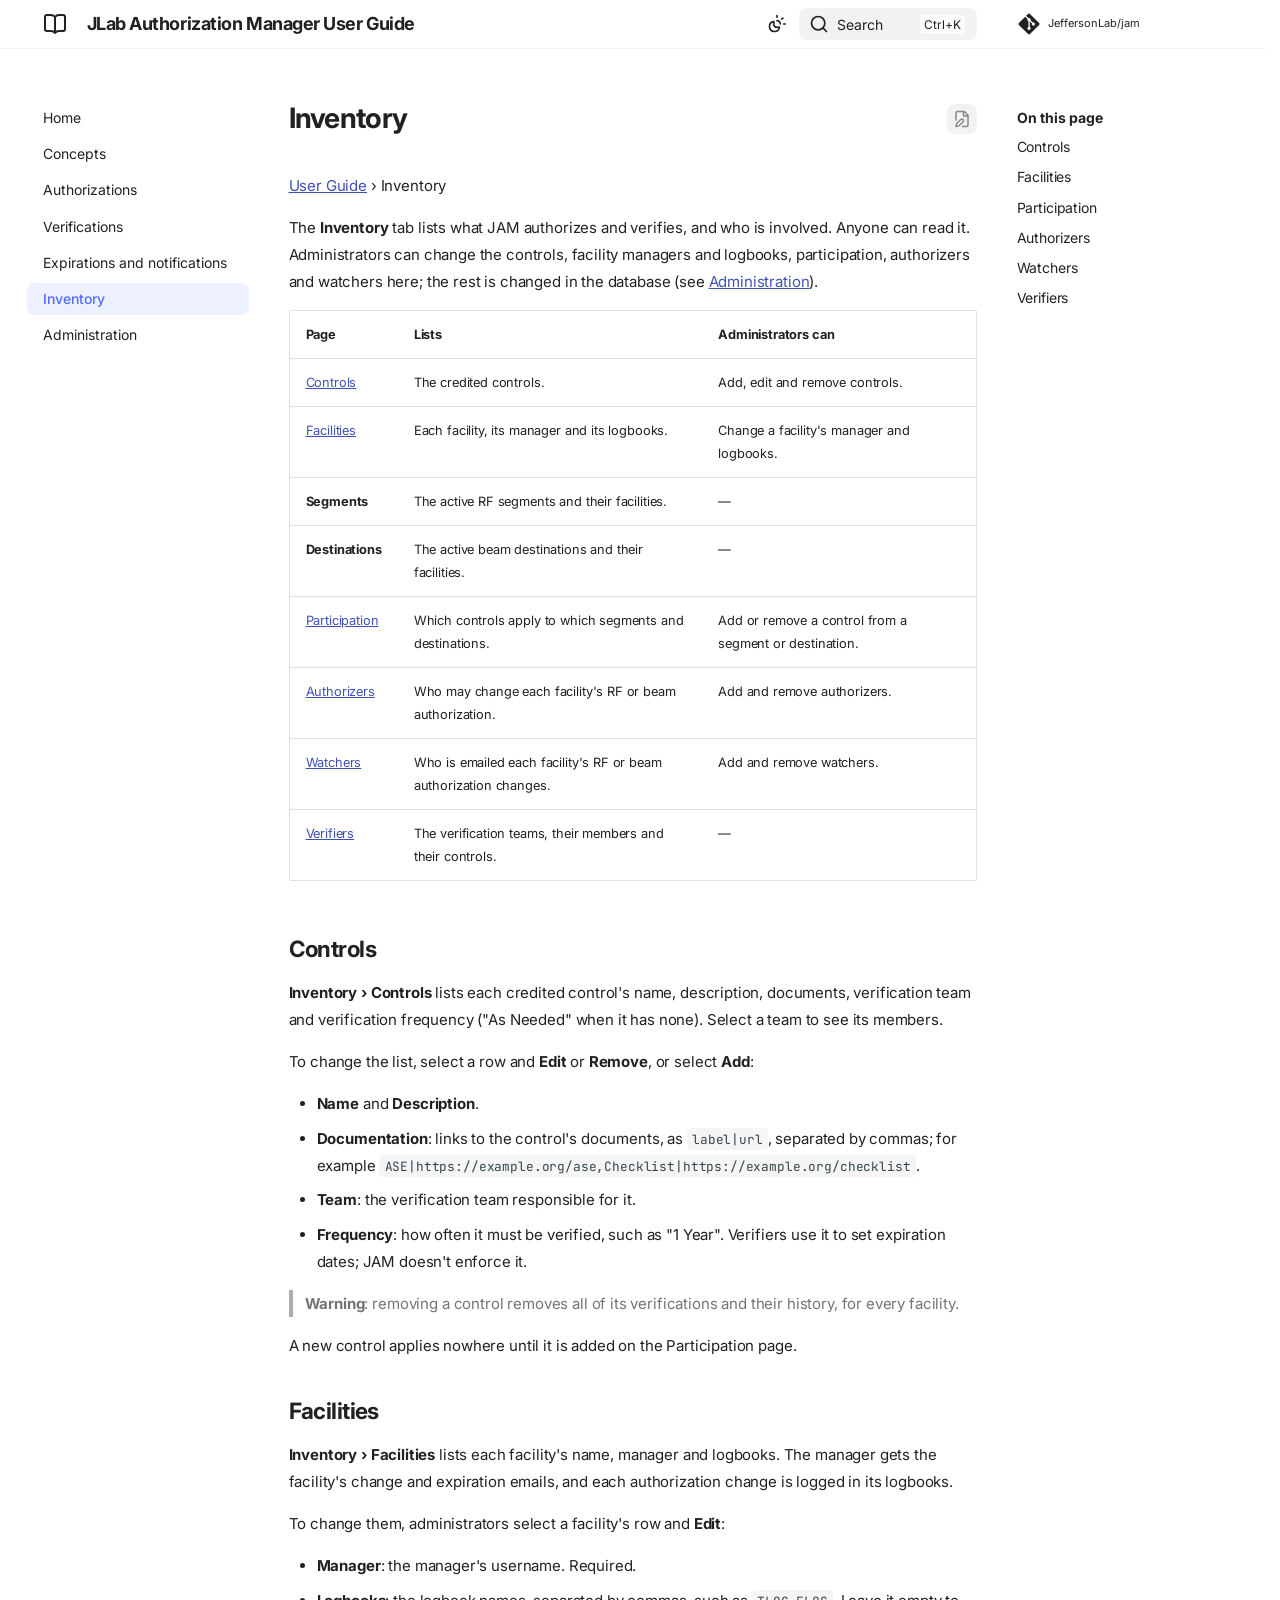
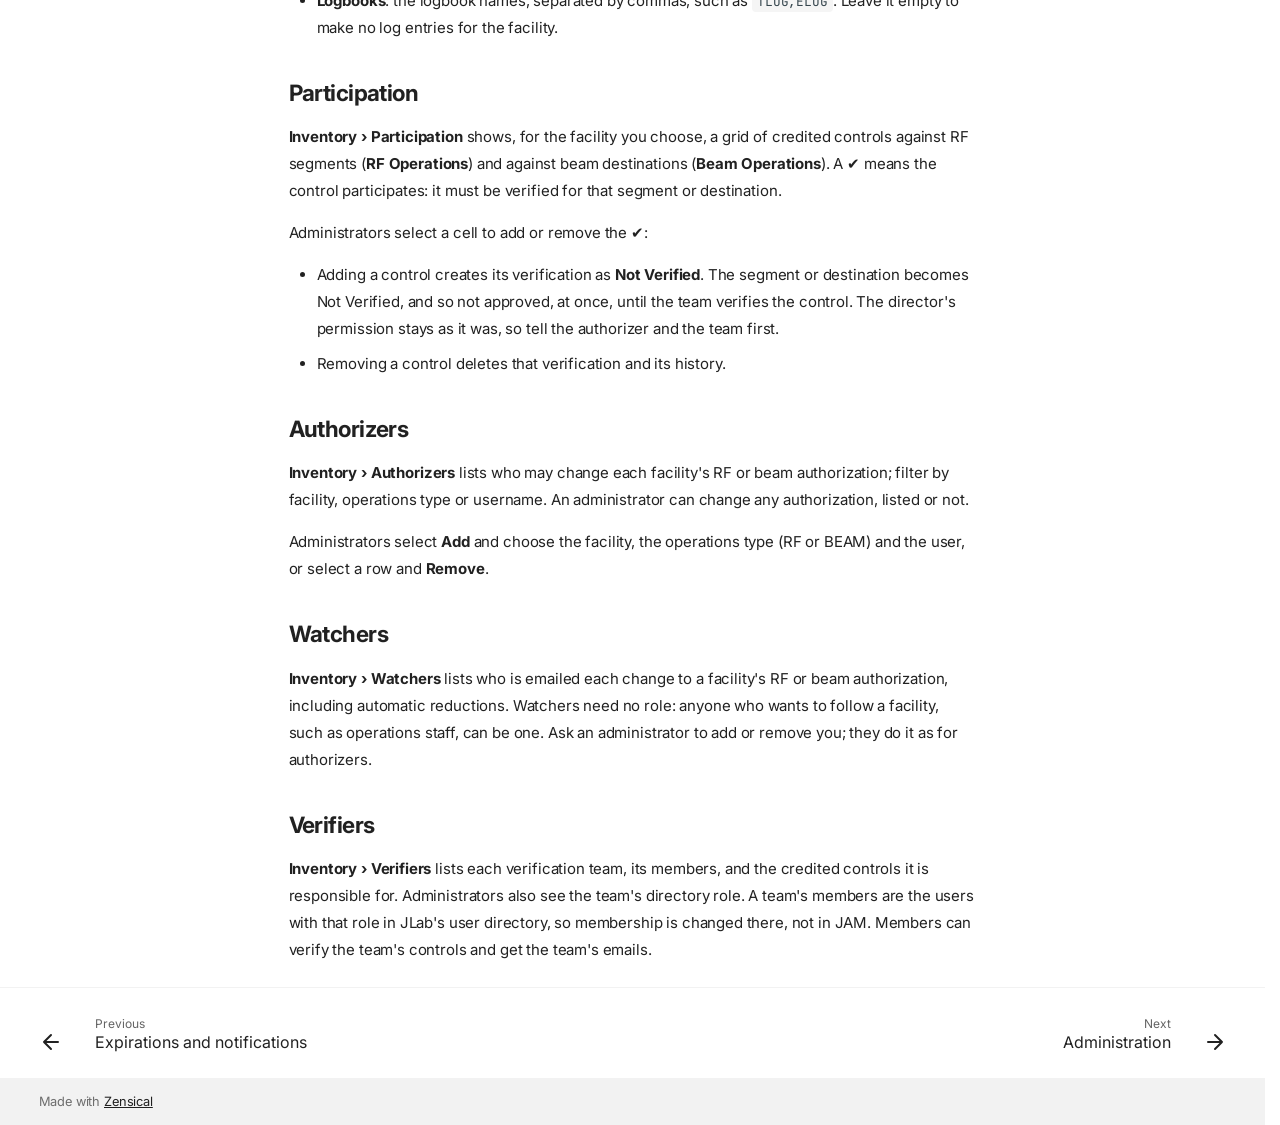
<file: latest/inventory/index.html>
<!doctype html>
<html lang="en" class="no-js">
  <head>
    
      <meta charset="utf-8">
      <meta name="viewport" content="width=device-width,initial-scale=1">
      
        <meta name="description" content="How to authorize RF and beam operations, and verify credited controls, with the JLab Authorization Manager (JAM)">
      
      
      
      
        <link rel="prev" href="../notifications/">
      
      
        <link rel="next" href="../administration/">
      
      
        
      
      
      <link rel="icon" href="../assets/images/favicon.png">
      <meta name="generator" content="zensical-0.0.69">
    
    
      
        <title>Inventory - JLab Authorization Manager User Guide</title>
      
    
    
      
        
      
      <link rel="stylesheet" href="../assets/stylesheets/modern/main.e15858d4.min.css">
      
        
          
        
        <link rel="stylesheet" href="../assets/stylesheets/modern/palette.b27955a4.min.css">
      
      


    
    
      
    
    
      
        
        
        <link rel="preconnect" href="https://fonts.gstatic.com" crossorigin>
        <link rel="stylesheet" href="https://fonts.googleapis.com/css?family=Inter:300,300i,400,400i,500,500i,700,700i%7CJetBrains+Mono:400,400i,700,700i&amp;display=fallback">
        <style>:root{--md-text-font:"Inter";--md-code-font:"JetBrains Mono"}</style>
      
    
    
    <script>__md_scope=new URL("..",location),__md_scope.pathname.endsWith("/")||(__md_scope=new URL(__md_scope.pathname+"/",location)),__md_hash=e=>[...e].reduce(((e,t)=>(e<<5)-e+t.charCodeAt(0)),0),__md_get=(e,t=localStorage,_=__md_scope)=>JSON.parse(t.getItem(_.pathname+"."+e)),__md_set=(e,t,_=localStorage,a=__md_scope)=>{try{_.setItem(a.pathname+"."+e,JSON.stringify(t))}catch(e){}},document.documentElement.setAttribute("data-platform",navigator.platform)</script>
    
      

    
    
  </head>
  
  
    
    
      
    
    
    
    
    <body dir="ltr" data-md-color-scheme="default" data-md-color-primary="indigo" data-md-color-accent="indigo">
  
    
    <input class="md-toggle" data-md-toggle="drawer" type="checkbox" id="__drawer" autocomplete="off">
    <input class="md-toggle" data-md-toggle="search" type="checkbox" id="__search" autocomplete="off">
    <label class="md-overlay" for="__drawer" aria-hidden="true"></label>
    <div data-md-component="skip">
      <a href="#__skip" class="md-skip">
        Skip to content
      </a>
    </div>
    <div data-md-component="announce">
      
    </div>
    
    
      

  

<header class="md-header md-header--shadow" data-md-component="header">
  <nav class="md-header__inner md-grid" aria-label="Header">
    <a href="./.." title="JLab Authorization Manager User Guide" class="md-header__button md-logo" aria-label="JLab Authorization Manager User Guide" data-md-component="logo">
      
  
  <svg xmlns="http://www.w3.org/2000/svg" fill="none" stroke="currentColor" stroke-linecap="round" stroke-linejoin="round" stroke-width="2" class="lucide lucide-book-open" viewBox="0 0 24 24"><path d="M12 5v16M20.001 19A2 2 0 0 0 22 17V5a2 2 0 0 0-1.999-2L16 3.002A5 5 0 0 0 12 5a5 5 0 0 0-4-2H4a2 2 0 0 0-2 2v12a2 2 0 0 0 1.999 2H8a5 5 0 0 1 4 2 5 5 0 0 1 4-2z"/></svg>

    </a>
    <label class="md-header__button md-icon" for="__drawer" aria-label="Navigation">
      
      <svg xmlns="http://www.w3.org/2000/svg" fill="none" stroke="currentColor" stroke-linecap="round" stroke-linejoin="round" stroke-width="2" class="lucide lucide-menu" viewBox="0 0 24 24"><path d="M4 5h16M4 12h16M4 19h16"/></svg>
    </label>
    <div class="md-header__title" data-md-component="header-title">
      <div class="md-header__ellipsis">
        <div class="md-header__topic">
          <span class="md-ellipsis">
            JLab Authorization Manager User Guide
          </span>
        </div>
        <div class="md-header__topic" data-md-component="header-topic">
          <span class="md-ellipsis">
            
              Inventory
            
          </span>
        </div>
      </div>
    </div>
    
      
        <form class="md-header__option" data-md-component="palette">
  
    
    
    
    <input class="md-option" data-md-color-media="(prefers-color-scheme)" data-md-color-scheme="default" data-md-color-primary="indigo" data-md-color-accent="indigo"  aria-label="Switch to light mode"  type="radio" name="__palette" id="__palette_0">
    
      <label class="md-header__button md-icon" title="Switch to light mode" for="__palette_1" hidden>
        <svg xmlns="http://www.w3.org/2000/svg" fill="none" stroke="currentColor" stroke-linecap="round" stroke-linejoin="round" stroke-width="2" class="lucide lucide-sun-moon" viewBox="0 0 24 24"><path d="M12 2v2M14.837 16.385a6 6 0 1 1-7.223-7.222c.624-.147.97.66.715 1.248a4 4 0 0 0 5.26 5.259c.589-.255 1.396.09 1.248.715M16 12a4 4 0 0 0-4-4M19 5l-1.256 1.256M20 12h2"/></svg>
      </label>
    
  
    
    
    
    <input class="md-option" data-md-color-media="(prefers-color-scheme: light)" data-md-color-scheme="default" data-md-color-primary="indigo" data-md-color-accent="indigo"  aria-label="Switch to dark mode"  type="radio" name="__palette" id="__palette_1">
    
      <label class="md-header__button md-icon" title="Switch to dark mode" for="__palette_2" hidden>
        <svg xmlns="http://www.w3.org/2000/svg" fill="none" stroke="currentColor" stroke-linecap="round" stroke-linejoin="round" stroke-width="2" class="lucide lucide-sun" viewBox="0 0 24 24"><circle cx="12" cy="12" r="4"/><path d="M12 2v2M12 20v2M4.93 4.93l1.41 1.41M17.66 17.66l1.41 1.41M2 12h2M20 12h2M6.34 17.66l-1.41 1.41M19.07 4.93l-1.41 1.41"/></svg>
      </label>
    
  
    
    
    
    <input class="md-option" data-md-color-media="(prefers-color-scheme: dark)" data-md-color-scheme="slate" data-md-color-primary="indigo" data-md-color-accent="indigo"  aria-label="Switch to system preference"  type="radio" name="__palette" id="__palette_2">
    
      <label class="md-header__button md-icon" title="Switch to system preference" for="__palette_0" hidden>
        <svg xmlns="http://www.w3.org/2000/svg" fill="none" stroke="currentColor" stroke-linecap="round" stroke-linejoin="round" stroke-width="2" class="lucide lucide-moon" viewBox="0 0 24 24"><path d="M20.985 12.486a9 9 0 1 1-9.473-9.472c.405-.022.617.46.402.803a6 6 0 0 0 8.268 8.268c.344-.215.825-.004.803.401"/></svg>
      </label>
    
  
</form>
      
    
    
      <script>var palette=__md_get("__palette");if(palette&&palette.color){if("(prefers-color-scheme)"===palette.color.media){var media=matchMedia("(prefers-color-scheme: light)"),input=document.querySelector(media.matches?"[data-md-color-media='(prefers-color-scheme: light)']":"[data-md-color-media='(prefers-color-scheme: dark)']");palette.color.media=input.getAttribute("data-md-color-media"),palette.color.scheme=input.getAttribute("data-md-color-scheme"),palette.color.primary=input.getAttribute("data-md-color-primary"),palette.color.accent=input.getAttribute("data-md-color-accent")}for(var[key,value]of Object.entries(palette.color))document.body.setAttribute("data-md-color-"+key,value)}</script>
    
    
    
      
      
        <label class="md-header__button md-icon" for="__search" aria-label="Search">
          
          <svg xmlns="http://www.w3.org/2000/svg" fill="none" stroke="currentColor" stroke-linecap="round" stroke-linejoin="round" stroke-width="2" class="lucide lucide-search" viewBox="0 0 24 24"><path d="m21 21-4.34-4.34"/><circle cx="11" cy="11" r="8"/></svg>
        </label>
        <div class="md-search" data-md-component="search" role="dialog" aria-label="Search">
  <button type="button" class="md-search__button">
    Search
  </button>
</div>
      
    
    <div class="md-header__source">
      
        <a href="https://github.com/JeffersonLab/jam" title="Go to repository" class="md-source" data-md-component="source">
  <div class="md-source__icon md-icon">
    
    <svg xmlns="http://www.w3.org/2000/svg" viewBox="0 0 448 512"><!--! Font Awesome Free 7.3.1 by @fontawesome - https://fontawesome.com License - https://fontawesome.com/license/free (Icons: CC BY 4.0, Fonts: SIL OFL 1.1, Code: MIT License) Copyright 2026 Fonticons, Inc.--><path fill="currentColor" d="M439.6 236.1 244 40.5c-5.4-5.5-12.8-8.5-20.4-8.5s-15 3-20.4 8.4L162.5 81l51.5 51.5c27.1-9.1 52.7 16.8 43.4 43.7l49.7 49.7c34.2-11.8 61.2 31 35.5 56.7-26.5 26.5-70.2-2.9-56-37.3L240.3 199v121.9c25.3 12.5 22.3 41.8 9.1 55-6.4 6.4-15.2 10.1-24.3 10.1s-17.8-3.6-24.3-10.1c-17.6-17.6-11.1-46.9 11.2-56v-123c-20.8-8.5-24.6-30.7-18.6-45L142.6 101 8.5 235.1C3 240.6 0 247.9 0 255.5s3 15 8.5 20.4l195.6 195.7c5.4 5.4 12.7 8.4 20.4 8.4s15-3 20.4-8.4l194.7-194.7c5.4-5.4 8.4-12.8 8.4-20.4s-3-15-8.4-20.4"/></svg>
  </div>
  <div class="md-source__repository">
    JeffersonLab/jam
  </div>
</a>
      
    </div>
  </nav>
  
</header>
    
    <div class="md-container" data-md-component="container">
      
      
        
          
        
      
      <main class="md-main" data-md-component="main">
        <div class="md-main__inner md-grid">
          
            
              
              <div class="md-sidebar md-sidebar--primary" data-md-component="sidebar" data-md-type="navigation" >
                <div class="md-sidebar__scrollwrap">
                  <div class="md-sidebar__inner">
                    



<nav class="md-nav md-nav--primary" aria-label="Navigation" data-md-level="0">
  <label class="md-nav__title" for="__drawer">
    <a href="./.." title="JLab Authorization Manager User Guide" class="md-nav__button md-logo" aria-label="JLab Authorization Manager User Guide" data-md-component="logo">
      
  
  <svg xmlns="http://www.w3.org/2000/svg" fill="none" stroke="currentColor" stroke-linecap="round" stroke-linejoin="round" stroke-width="2" class="lucide lucide-book-open" viewBox="0 0 24 24"><path d="M12 5v16M20.001 19A2 2 0 0 0 22 17V5a2 2 0 0 0-1.999-2L16 3.002A5 5 0 0 0 12 5a5 5 0 0 0-4-2H4a2 2 0 0 0-2 2v12a2 2 0 0 0 1.999 2H8a5 5 0 0 1 4 2 5 5 0 0 1 4-2z"/></svg>

    </a>
    JLab Authorization Manager User Guide
  </label>
  
    <div class="md-nav__source">
      <a href="https://github.com/JeffersonLab/jam" title="Go to repository" class="md-source" data-md-component="source">
  <div class="md-source__icon md-icon">
    
    <svg xmlns="http://www.w3.org/2000/svg" viewBox="0 0 448 512"><!--! Font Awesome Free 7.3.1 by @fontawesome - https://fontawesome.com License - https://fontawesome.com/license/free (Icons: CC BY 4.0, Fonts: SIL OFL 1.1, Code: MIT License) Copyright 2026 Fonticons, Inc.--><path fill="currentColor" d="M439.6 236.1 244 40.5c-5.4-5.5-12.8-8.5-20.4-8.5s-15 3-20.4 8.4L162.5 81l51.5 51.5c27.1-9.1 52.7 16.8 43.4 43.7l49.7 49.7c34.2-11.8 61.2 31 35.5 56.7-26.5 26.5-70.2-2.9-56-37.3L240.3 199v121.9c25.3 12.5 22.3 41.8 9.1 55-6.4 6.4-15.2 10.1-24.3 10.1s-17.8-3.6-24.3-10.1c-17.6-17.6-11.1-46.9 11.2-56v-123c-20.8-8.5-24.6-30.7-18.6-45L142.6 101 8.5 235.1C3 240.6 0 247.9 0 255.5s3 15 8.5 20.4l195.6 195.7c5.4 5.4 12.7 8.4 20.4 8.4s15-3 20.4-8.4l194.7-194.7c5.4-5.4 8.4-12.8 8.4-20.4s-3-15-8.4-20.4"/></svg>
  </div>
  <div class="md-source__repository">
    JeffersonLab/jam
  </div>
</a>
    </div>
  
  <ul class="md-nav__list" data-md-scrollfix>
    
      
      
  
  
  
  
    <li class="md-nav__item">
      <a href="./.." class="md-nav__link">
        
  
  
  <span class="md-ellipsis">
    
  
  Home

    
  </span>
  
  

      </a>
    </li>
  

    
      
      
  
  
  
  
    <li class="md-nav__item">
      <a href="../concepts/" class="md-nav__link">
        
  
  
  <span class="md-ellipsis">
    
  
  Concepts

    
  </span>
  
  

      </a>
    </li>
  

    
      
      
  
  
  
  
    <li class="md-nav__item">
      <a href="../authorizations/" class="md-nav__link">
        
  
  
  <span class="md-ellipsis">
    
  
  Authorizations

    
  </span>
  
  

      </a>
    </li>
  

    
      
      
  
  
  
  
    <li class="md-nav__item">
      <a href="../verifications/" class="md-nav__link">
        
  
  
  <span class="md-ellipsis">
    
  
  Verifications

    
  </span>
  
  

      </a>
    </li>
  

    
      
      
  
  
  
  
    <li class="md-nav__item">
      <a href="../notifications/" class="md-nav__link">
        
  
  
  <span class="md-ellipsis">
    
  
  Expirations and notifications

    
  </span>
  
  

      </a>
    </li>
  

    
      
      
  
  
    
  
  
  
    <li class="md-nav__item md-nav__item--active">
      
      
      
      
        
      
      
        <label class="md-nav__link md-nav__link--active" for="__toc">
          
  
  
  <span class="md-ellipsis">
    
  
  Inventory

    
  </span>
  
  

          <span class="md-nav__icon md-icon"></span>
        </label>
      
      <a href="././" class="md-nav__link md-nav__link--active">
        
  
  
  <span class="md-ellipsis">
    
  
  Inventory

    
  </span>
  
  

      </a>
      
        


<nav class="md-nav md-nav--secondary" aria-label="On this page">
  
  
  
    
  
  
    <label class="md-nav__title" for="__toc">
      <span class="md-nav__icon md-icon"></span>
      On this page
    </label>
    <ul class="md-nav__list" data-md-component="toc" data-md-scrollfix>
      
        <li class="md-nav__item">
  <a href="#controls" class="md-nav__link">
    <span class="md-ellipsis">
      <span class="md-typeset">
        Controls
      </span>
    </span>
  </a>
  
</li>
      
        <li class="md-nav__item">
  <a href="#facilities" class="md-nav__link">
    <span class="md-ellipsis">
      <span class="md-typeset">
        Facilities
      </span>
    </span>
  </a>
  
</li>
      
        <li class="md-nav__item">
  <a href="#participation" class="md-nav__link">
    <span class="md-ellipsis">
      <span class="md-typeset">
        Participation
      </span>
    </span>
  </a>
  
</li>
      
        <li class="md-nav__item">
  <a href="#authorizers" class="md-nav__link">
    <span class="md-ellipsis">
      <span class="md-typeset">
        Authorizers
      </span>
    </span>
  </a>
  
</li>
      
        <li class="md-nav__item">
  <a href="#watchers" class="md-nav__link">
    <span class="md-ellipsis">
      <span class="md-typeset">
        Watchers
      </span>
    </span>
  </a>
  
</li>
      
        <li class="md-nav__item">
  <a href="#verifiers" class="md-nav__link">
    <span class="md-ellipsis">
      <span class="md-typeset">
        Verifiers
      </span>
    </span>
  </a>
  
</li>
      
    </ul>
  
</nav>
      
    </li>
  

    
      
      
  
  
  
  
    <li class="md-nav__item">
      <a href="../administration/" class="md-nav__link">
        
  
  
  <span class="md-ellipsis">
    
  
  Administration

    
  </span>
  
  

      </a>
    </li>
  

    
  </ul>
</nav>
                  </div>
                </div>
              </div>
            
            
              
              <div class="md-sidebar md-sidebar--secondary" data-md-component="sidebar" data-md-type="toc" >
                <div class="md-sidebar__scrollwrap">
                  
                    
                    
                    
                      
                    
                    
                      <input class="md-nav__toggle md-toggle" type="checkbox" id="__toc">
                      <div class="md-sidebar-button__wrapper">
                        <label class="md-sidebar-button" for="__toc"></label>
                      </div>
                    
                  
                  <div class="md-sidebar__inner">
                    


<nav class="md-nav md-nav--secondary" aria-label="On this page">
  
  
  
    
  
  
    <label class="md-nav__title" for="__toc">
      <span class="md-nav__icon md-icon"></span>
      On this page
    </label>
    <ul class="md-nav__list" data-md-component="toc" data-md-scrollfix>
      
        <li class="md-nav__item">
  <a href="#controls" class="md-nav__link">
    <span class="md-ellipsis">
      <span class="md-typeset">
        Controls
      </span>
    </span>
  </a>
  
</li>
      
        <li class="md-nav__item">
  <a href="#facilities" class="md-nav__link">
    <span class="md-ellipsis">
      <span class="md-typeset">
        Facilities
      </span>
    </span>
  </a>
  
</li>
      
        <li class="md-nav__item">
  <a href="#participation" class="md-nav__link">
    <span class="md-ellipsis">
      <span class="md-typeset">
        Participation
      </span>
    </span>
  </a>
  
</li>
      
        <li class="md-nav__item">
  <a href="#authorizers" class="md-nav__link">
    <span class="md-ellipsis">
      <span class="md-typeset">
        Authorizers
      </span>
    </span>
  </a>
  
</li>
      
        <li class="md-nav__item">
  <a href="#watchers" class="md-nav__link">
    <span class="md-ellipsis">
      <span class="md-typeset">
        Watchers
      </span>
    </span>
  </a>
  
</li>
      
        <li class="md-nav__item">
  <a href="#verifiers" class="md-nav__link">
    <span class="md-ellipsis">
      <span class="md-typeset">
        Verifiers
      </span>
    </span>
  </a>
  
</li>
      
    </ul>
  
</nav>
                  </div>
                </div>
              </div>
            
          
          
            <div class="md-content" data-md-component="content">
              
              <article class="md-content__inner md-typeset">
                <a id="__skip" tabindex="-1"></a>
                
                  

  
    <a href="https://github.com/JeffersonLab/jam/edit/main/docs/user-guide/inventory.md" title="Edit this page" class="md-content__button md-icon" rel="edit">
      
      <svg xmlns="http://www.w3.org/2000/svg" fill="none" stroke="currentColor" stroke-linecap="round" stroke-linejoin="round" stroke-width="2" class="lucide lucide-file-pen" viewBox="0 0 24 24"><path d="M12.659 22H18a2 2 0 0 0 2-2V8a2.4 2.4 0 0 0-.706-1.706l-3.588-3.588A2.4 2.4 0 0 0 14 2H6a2 2 0 0 0-2 2v9.34"/><path d="M14 2v5a1 1 0 0 0 1 1h5M10.378 12.622a1 1 0 0 1 3 3.003L8.36 20.637a2 2 0 0 1-.854.506l-2.867.837a.5.5 0 0 1-.62-.62l.836-2.869a2 2 0 0 1 .506-.853z"/></svg>
    </a>
  
  


<h1 id="inventory">Inventory<a class="headerlink" href="#inventory" title="Permanent link">&para;</a></h1>
<p><a href="../">User Guide</a> › Inventory</p>
<p>The <strong>Inventory</strong> tab lists what JAM authorizes and verifies, and who is involved. Anyone can read
it. Administrators can change the controls, facility managers and logbooks, participation,
authorizers and watchers here; the rest is changed in the database (see <a href="../administration/#what-is-changed-in-the-database">Administration</a>).</p>
<table>
<thead>
<tr>
<th>Page</th>
<th>Lists</th>
<th>Administrators can</th>
</tr>
</thead>
<tbody>
<tr>
<td><a href="#controls">Controls</a></td>
<td>The credited controls.</td>
<td>Add, edit and remove controls.</td>
</tr>
<tr>
<td><a href="#facilities">Facilities</a></td>
<td>Each facility, its manager and its logbooks.</td>
<td>Change a facility's manager and logbooks.</td>
</tr>
<tr>
<td><strong>Segments</strong></td>
<td>The active RF segments and their facilities.</td>
<td>—</td>
</tr>
<tr>
<td><strong>Destinations</strong></td>
<td>The active beam destinations and their facilities.</td>
<td>—</td>
</tr>
<tr>
<td><a href="#participation">Participation</a></td>
<td>Which controls apply to which segments and destinations.</td>
<td>Add or remove a control from a segment or destination.</td>
</tr>
<tr>
<td><a href="#authorizers">Authorizers</a></td>
<td>Who may change each facility's RF or beam authorization.</td>
<td>Add and remove authorizers.</td>
</tr>
<tr>
<td><a href="#watchers">Watchers</a></td>
<td>Who is emailed each facility's RF or beam authorization changes.</td>
<td>Add and remove watchers.</td>
</tr>
<tr>
<td><a href="#verifiers">Verifiers</a></td>
<td>The verification teams, their members and their controls.</td>
<td>—</td>
</tr>
</tbody>
</table>
<h2 id="controls">Controls<a class="headerlink" href="#controls" title="Permanent link">&para;</a></h2>
<p><strong>Inventory › Controls</strong> lists each credited control's name, description, documents,
verification team and verification frequency ("As Needed" when it has none). Select a team to
see its members.</p>
<p>To change the list, select a row and <strong>Edit</strong> or <strong>Remove</strong>, or select <strong>Add</strong>:</p>
<ul>
<li><strong>Name</strong> and <strong>Description</strong>.</li>
<li><strong>Documentation</strong>: links to the control's documents, as <code>label|url</code>, separated by commas; for
  example <code>ASE|https://example.org/ase,Checklist|https://example.org/checklist</code>.</li>
<li><strong>Team</strong>: the verification team responsible for it.</li>
<li><strong>Frequency</strong>: how often it must be verified, such as "1 Year". Verifiers use it to set
  expiration dates; JAM doesn't enforce it.</li>
</ul>
<blockquote>
<p><strong>Warning</strong>: removing a control removes all of its verifications and their history, for every
facility.</p>
</blockquote>
<p>A new control applies nowhere until it is added on the Participation page.</p>
<h2 id="facilities">Facilities<a class="headerlink" href="#facilities" title="Permanent link">&para;</a></h2>
<p><strong>Inventory › Facilities</strong> lists each facility's name, manager and logbooks. The manager gets the
facility's change and expiration emails, and each authorization change is logged in its logbooks.</p>
<p>To change them, administrators select a facility's row and <strong>Edit</strong>:</p>
<ul>
<li><strong>Manager</strong>: the manager's username. Required.</li>
<li><strong>Logbooks</strong>: the logbook names, separated by commas, such as <code>TLOG,ELOG</code>. Leave it empty to
  make no log entries for the facility.</li>
</ul>
<h2 id="participation">Participation<a class="headerlink" href="#participation" title="Permanent link">&para;</a></h2>
<p><strong>Inventory › Participation</strong> shows, for the facility you choose, a grid of credited controls
against RF segments (<strong>RF Operations</strong>) and against beam destinations (<strong>Beam Operations</strong>). A ✔
means the control participates: it must be verified for that segment or destination.</p>
<p>Administrators select a cell to add or remove the ✔:</p>
<ul>
<li>Adding a control creates its verification as <strong>Not Verified</strong>. The segment or destination
  becomes Not Verified, and so not approved, at once, until the team verifies the control. The
  director's permission stays as it was, so tell the authorizer and the team first.</li>
<li>Removing a control deletes that verification and its history.</li>
</ul>
<h2 id="authorizers">Authorizers<a class="headerlink" href="#authorizers" title="Permanent link">&para;</a></h2>
<p><strong>Inventory › Authorizers</strong> lists who may change each facility's RF or beam authorization; filter
by facility, operations type or username. An administrator can change any authorization, listed
or not.</p>
<p>Administrators select <strong>Add</strong> and choose the facility, the operations type (RF or BEAM) and the
user, or select a row and <strong>Remove</strong>.</p>
<h2 id="watchers">Watchers<a class="headerlink" href="#watchers" title="Permanent link">&para;</a></h2>
<p><strong>Inventory › Watchers</strong> lists who is emailed each change to a facility's RF or beam authorization,
including automatic reductions. Watchers need no role: anyone who wants to follow a facility, such
as operations staff, can be one. Ask an administrator to add or remove you; they do it as for
authorizers.</p>
<h2 id="verifiers">Verifiers<a class="headerlink" href="#verifiers" title="Permanent link">&para;</a></h2>
<p><strong>Inventory › Verifiers</strong> lists each verification team, its members, and the credited controls it
is responsible for. Administrators also see the team's directory role. A team's members are the
users with that role in JLab's user directory, so membership is changed there, not in JAM. Members
can verify the team's controls and get the team's emails.</p>














                
              </article>
            </div>
          
          
<script>var target=document.getElementById(location.hash.slice(1));target&&target.name&&(target.checked=target.name.startsWith("__tabbed_"))</script>
        </div>
        
          <button type="button" class="md-top md-icon" data-md-component="top" hidden>
  
  <svg xmlns="http://www.w3.org/2000/svg" fill="none" stroke="currentColor" stroke-linecap="round" stroke-linejoin="round" stroke-width="2" class="lucide lucide-circle-arrow-up" viewBox="0 0 24 24"><circle cx="12" cy="12" r="10"/><path d="m16 12-4-4-4 4M12 16V8"/></svg>
  Back to top
</button>
        
      </main>
      
        <footer class="md-footer">
  
    
      
      <nav class="md-footer__inner md-grid" aria-label="Footer" >
        
          
          <a href="../notifications/" class="md-footer__link md-footer__link--prev" aria-label="Previous: Expirations and notifications">
            <div class="md-footer__button md-icon">
              
              <svg xmlns="http://www.w3.org/2000/svg" fill="none" stroke="currentColor" stroke-linecap="round" stroke-linejoin="round" stroke-width="2" class="lucide lucide-arrow-left" viewBox="0 0 24 24"><path d="m12 19-7-7 7-7M19 12H5"/></svg>
            </div>
            <div class="md-footer__title">
              <span class="md-footer__direction">
                Previous
              </span>
              <div class="md-ellipsis">
                Expirations and notifications
              </div>
            </div>
          </a>
        
        
          
          <a href="../administration/" class="md-footer__link md-footer__link--next" aria-label="Next: Administration">
            <div class="md-footer__title">
              <span class="md-footer__direction">
                Next
              </span>
              <div class="md-ellipsis">
                Administration
              </div>
            </div>
            <div class="md-footer__button md-icon">
              
              <svg xmlns="http://www.w3.org/2000/svg" fill="none" stroke="currentColor" stroke-linecap="round" stroke-linejoin="round" stroke-width="2" class="lucide lucide-arrow-right" viewBox="0 0 24 24"><path d="M5 12h14M12 5l7 7-7 7"/></svg>
            </div>
          </a>
        
      </nav>
    
  
  <div class="md-footer-meta md-typeset">
    <div class="md-footer-meta__inner md-grid">
      <div class="md-copyright">
  
  
    Made with
    <a href="https://zensical.org/" target="_blank" rel="noopener">
      Zensical
    </a>
  
</div>
      
    </div>
  </div>
</footer>
      
    </div>
    <div class="md-dialog" data-md-component="dialog" role="status" aria-atomic="true">
      <div class="md-dialog__inner md-typeset"></div>
    </div>
    
    
    
      
      
      
      
        
        
      <script id="__config" type="application/json">{"annotate":null,"base":"..","features":["content.action.edit","navigation.footer","navigation.top","search.highlight"],"redirect":null,"search":"../assets/javascripts/workers/search.7d14d953.min.js","tags":null,"translations":{"clipboard.copied":"Copied to clipboard","clipboard.copy":"Copy to clipboard","clipboard.error":"Could not copy to clipboard","search.result.more.one":"1 more on this page","search.result.more.other":"# more on this page","search.result.none":"No matching documents","search.result.one":"1 matching document","search.result.other":"# matching documents","search.result.placeholder":"Type to start searching","search.result.term.missing":"Missing","select.version":"Select version"},"version":null}</script>
    
    
      <script src="../assets/javascripts/bundle.8b1c90bd.min.js"></script>
      
    
  </body>
</html>
</file>
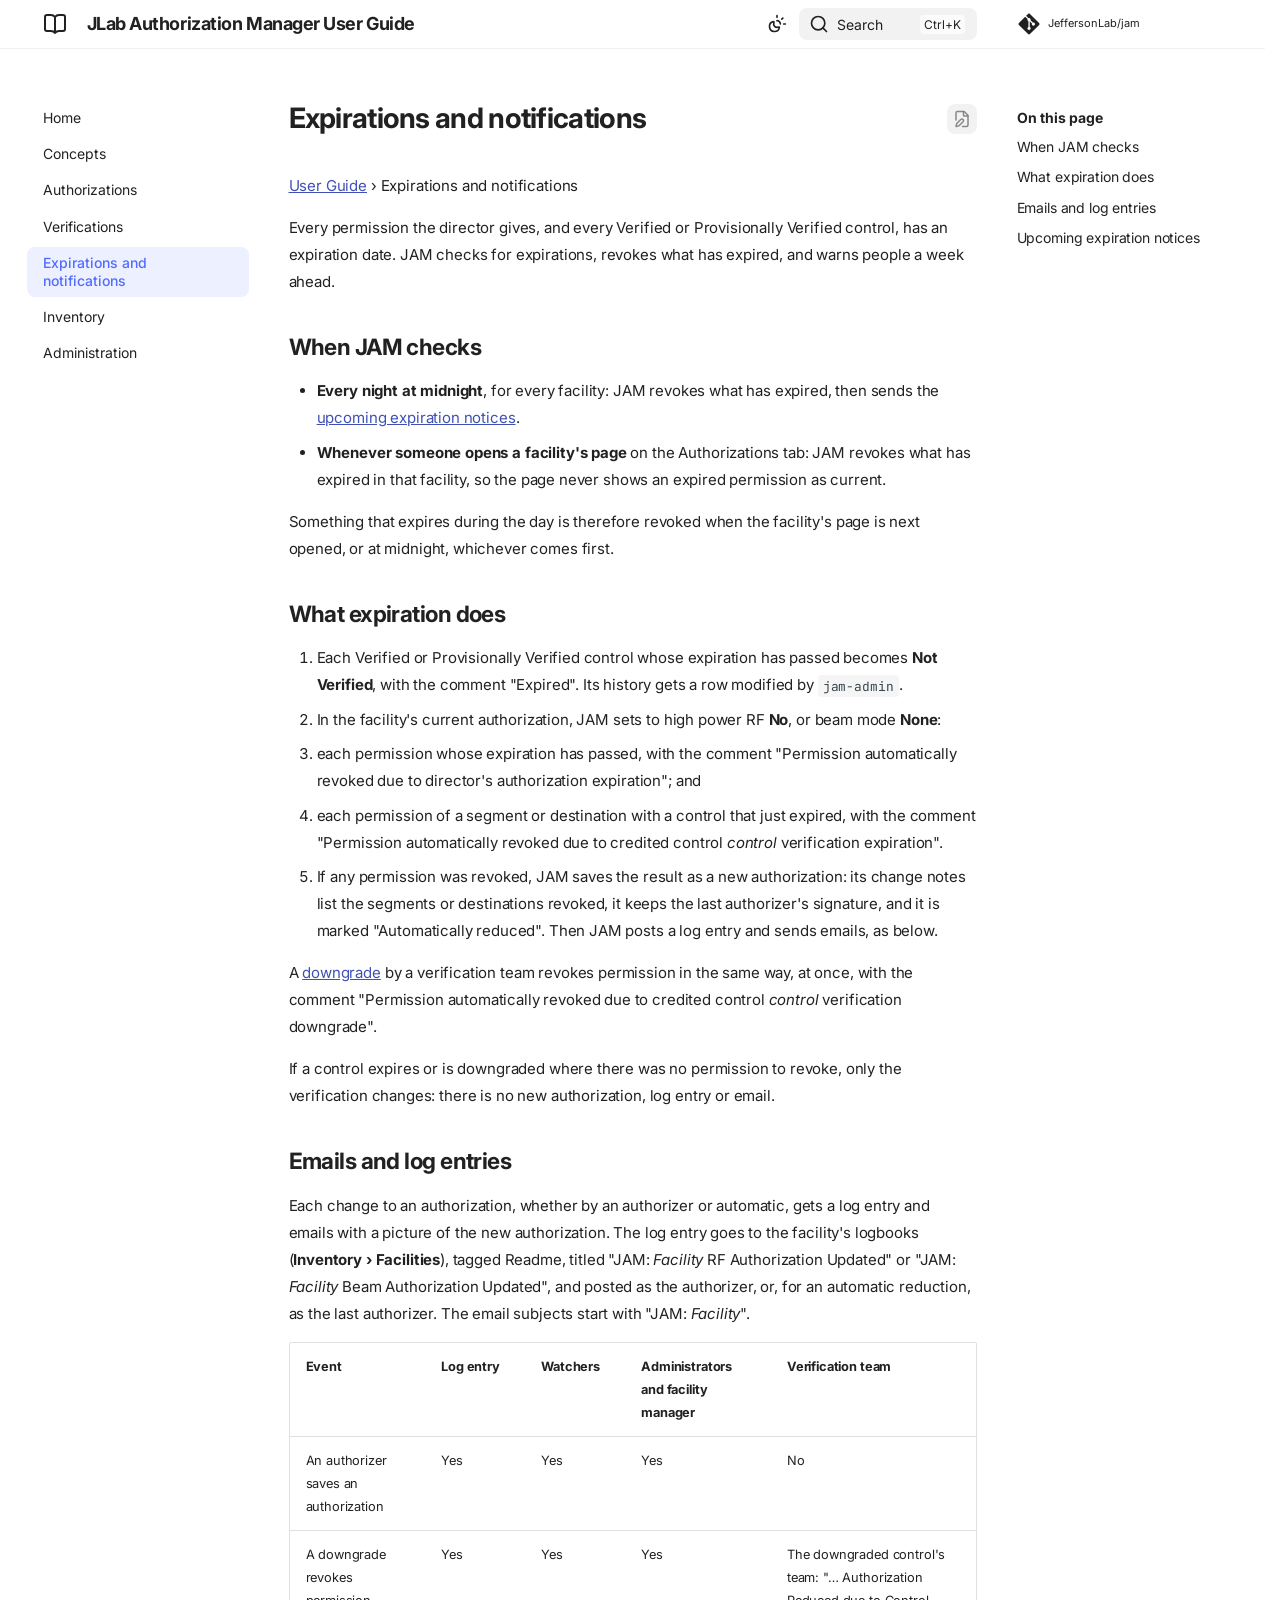
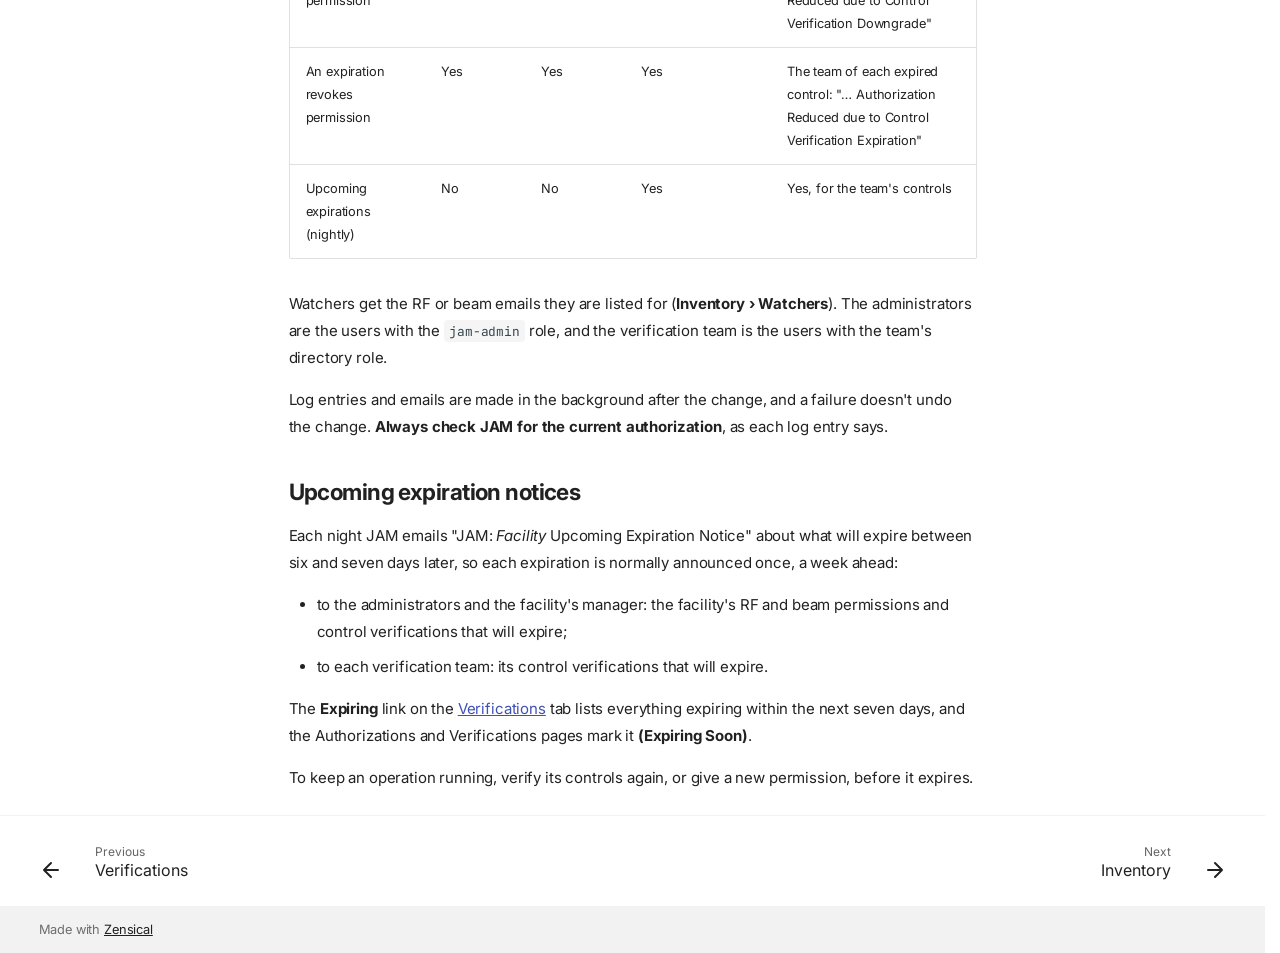
<file: latest/notifications/index.html>
<!doctype html>
<html lang="en" class="no-js">
  <head>
    
      <meta charset="utf-8">
      <meta name="viewport" content="width=device-width,initial-scale=1">
      
        <meta name="description" content="How to authorize RF and beam operations, and verify credited controls, with the JLab Authorization Manager (JAM)">
      
      
      
      
        <link rel="prev" href="../verifications/">
      
      
        <link rel="next" href="../inventory/">
      
      
        
      
      
      <link rel="icon" href="../assets/images/favicon.png">
      <meta name="generator" content="zensical-0.0.69">
    
    
      
        <title>Expirations and notifications - JLab Authorization Manager User Guide</title>
      
    
    
      
        
      
      <link rel="stylesheet" href="../assets/stylesheets/modern/main.e15858d4.min.css">
      
        
          
        
        <link rel="stylesheet" href="../assets/stylesheets/modern/palette.b27955a4.min.css">
      
      


    
    
      
    
    
      
        
        
        <link rel="preconnect" href="https://fonts.gstatic.com" crossorigin>
        <link rel="stylesheet" href="https://fonts.googleapis.com/css?family=Inter:300,300i,400,400i,500,500i,700,700i%7CJetBrains+Mono:400,400i,700,700i&amp;display=fallback">
        <style>:root{--md-text-font:"Inter";--md-code-font:"JetBrains Mono"}</style>
      
    
    
    <script>__md_scope=new URL("..",location),__md_scope.pathname.endsWith("/")||(__md_scope=new URL(__md_scope.pathname+"/",location)),__md_hash=e=>[...e].reduce(((e,t)=>(e<<5)-e+t.charCodeAt(0)),0),__md_get=(e,t=localStorage,_=__md_scope)=>JSON.parse(t.getItem(_.pathname+"."+e)),__md_set=(e,t,_=localStorage,a=__md_scope)=>{try{_.setItem(a.pathname+"."+e,JSON.stringify(t))}catch(e){}},document.documentElement.setAttribute("data-platform",navigator.platform)</script>
    
      

    
    
  </head>
  
  
    
    
      
    
    
    
    
    <body dir="ltr" data-md-color-scheme="default" data-md-color-primary="indigo" data-md-color-accent="indigo">
  
    
    <input class="md-toggle" data-md-toggle="drawer" type="checkbox" id="__drawer" autocomplete="off">
    <input class="md-toggle" data-md-toggle="search" type="checkbox" id="__search" autocomplete="off">
    <label class="md-overlay" for="__drawer" aria-hidden="true"></label>
    <div data-md-component="skip">
      <a href="#__skip" class="md-skip">
        Skip to content
      </a>
    </div>
    <div data-md-component="announce">
      
    </div>
    
    
      

  

<header class="md-header md-header--shadow" data-md-component="header">
  <nav class="md-header__inner md-grid" aria-label="Header">
    <a href="./.." title="JLab Authorization Manager User Guide" class="md-header__button md-logo" aria-label="JLab Authorization Manager User Guide" data-md-component="logo">
      
  
  <svg xmlns="http://www.w3.org/2000/svg" fill="none" stroke="currentColor" stroke-linecap="round" stroke-linejoin="round" stroke-width="2" class="lucide lucide-book-open" viewBox="0 0 24 24"><path d="M12 5v16M20.001 19A2 2 0 0 0 22 17V5a2 2 0 0 0-1.999-2L16 3.002A5 5 0 0 0 12 5a5 5 0 0 0-4-2H4a2 2 0 0 0-2 2v12a2 2 0 0 0 1.999 2H8a5 5 0 0 1 4 2 5 5 0 0 1 4-2z"/></svg>

    </a>
    <label class="md-header__button md-icon" for="__drawer" aria-label="Navigation">
      
      <svg xmlns="http://www.w3.org/2000/svg" fill="none" stroke="currentColor" stroke-linecap="round" stroke-linejoin="round" stroke-width="2" class="lucide lucide-menu" viewBox="0 0 24 24"><path d="M4 5h16M4 12h16M4 19h16"/></svg>
    </label>
    <div class="md-header__title" data-md-component="header-title">
      <div class="md-header__ellipsis">
        <div class="md-header__topic">
          <span class="md-ellipsis">
            JLab Authorization Manager User Guide
          </span>
        </div>
        <div class="md-header__topic" data-md-component="header-topic">
          <span class="md-ellipsis">
            
              Expirations and notifications
            
          </span>
        </div>
      </div>
    </div>
    
      
        <form class="md-header__option" data-md-component="palette">
  
    
    
    
    <input class="md-option" data-md-color-media="(prefers-color-scheme)" data-md-color-scheme="default" data-md-color-primary="indigo" data-md-color-accent="indigo"  aria-label="Switch to light mode"  type="radio" name="__palette" id="__palette_0">
    
      <label class="md-header__button md-icon" title="Switch to light mode" for="__palette_1" hidden>
        <svg xmlns="http://www.w3.org/2000/svg" fill="none" stroke="currentColor" stroke-linecap="round" stroke-linejoin="round" stroke-width="2" class="lucide lucide-sun-moon" viewBox="0 0 24 24"><path d="M12 2v2M14.837 16.385a6 6 0 1 1-7.223-7.222c.624-.147.97.66.715 1.248a4 4 0 0 0 5.26 5.259c.589-.255 1.396.09 1.248.715M16 12a4 4 0 0 0-4-4M19 5l-1.256 1.256M20 12h2"/></svg>
      </label>
    
  
    
    
    
    <input class="md-option" data-md-color-media="(prefers-color-scheme: light)" data-md-color-scheme="default" data-md-color-primary="indigo" data-md-color-accent="indigo"  aria-label="Switch to dark mode"  type="radio" name="__palette" id="__palette_1">
    
      <label class="md-header__button md-icon" title="Switch to dark mode" for="__palette_2" hidden>
        <svg xmlns="http://www.w3.org/2000/svg" fill="none" stroke="currentColor" stroke-linecap="round" stroke-linejoin="round" stroke-width="2" class="lucide lucide-sun" viewBox="0 0 24 24"><circle cx="12" cy="12" r="4"/><path d="M12 2v2M12 20v2M4.93 4.93l1.41 1.41M17.66 17.66l1.41 1.41M2 12h2M20 12h2M6.34 17.66l-1.41 1.41M19.07 4.93l-1.41 1.41"/></svg>
      </label>
    
  
    
    
    
    <input class="md-option" data-md-color-media="(prefers-color-scheme: dark)" data-md-color-scheme="slate" data-md-color-primary="indigo" data-md-color-accent="indigo"  aria-label="Switch to system preference"  type="radio" name="__palette" id="__palette_2">
    
      <label class="md-header__button md-icon" title="Switch to system preference" for="__palette_0" hidden>
        <svg xmlns="http://www.w3.org/2000/svg" fill="none" stroke="currentColor" stroke-linecap="round" stroke-linejoin="round" stroke-width="2" class="lucide lucide-moon" viewBox="0 0 24 24"><path d="M20.985 12.486a9 9 0 1 1-9.473-9.472c.405-.022.617.46.402.803a6 6 0 0 0 8.268 8.268c.344-.215.825-.004.803.401"/></svg>
      </label>
    
  
</form>
      
    
    
      <script>var palette=__md_get("__palette");if(palette&&palette.color){if("(prefers-color-scheme)"===palette.color.media){var media=matchMedia("(prefers-color-scheme: light)"),input=document.querySelector(media.matches?"[data-md-color-media='(prefers-color-scheme: light)']":"[data-md-color-media='(prefers-color-scheme: dark)']");palette.color.media=input.getAttribute("data-md-color-media"),palette.color.scheme=input.getAttribute("data-md-color-scheme"),palette.color.primary=input.getAttribute("data-md-color-primary"),palette.color.accent=input.getAttribute("data-md-color-accent")}for(var[key,value]of Object.entries(palette.color))document.body.setAttribute("data-md-color-"+key,value)}</script>
    
    
    
      
      
        <label class="md-header__button md-icon" for="__search" aria-label="Search">
          
          <svg xmlns="http://www.w3.org/2000/svg" fill="none" stroke="currentColor" stroke-linecap="round" stroke-linejoin="round" stroke-width="2" class="lucide lucide-search" viewBox="0 0 24 24"><path d="m21 21-4.34-4.34"/><circle cx="11" cy="11" r="8"/></svg>
        </label>
        <div class="md-search" data-md-component="search" role="dialog" aria-label="Search">
  <button type="button" class="md-search__button">
    Search
  </button>
</div>
      
    
    <div class="md-header__source">
      
        <a href="https://github.com/JeffersonLab/jam" title="Go to repository" class="md-source" data-md-component="source">
  <div class="md-source__icon md-icon">
    
    <svg xmlns="http://www.w3.org/2000/svg" viewBox="0 0 448 512"><!--! Font Awesome Free 7.3.1 by @fontawesome - https://fontawesome.com License - https://fontawesome.com/license/free (Icons: CC BY 4.0, Fonts: SIL OFL 1.1, Code: MIT License) Copyright 2026 Fonticons, Inc.--><path fill="currentColor" d="M439.6 236.1 244 40.5c-5.4-5.5-12.8-8.5-20.4-8.5s-15 3-20.4 8.4L162.5 81l51.5 51.5c27.1-9.1 52.7 16.8 43.4 43.7l49.7 49.7c34.2-11.8 61.2 31 35.5 56.7-26.5 26.5-70.2-2.9-56-37.3L240.3 199v121.9c25.3 12.5 22.3 41.8 9.1 55-6.4 6.4-15.2 10.1-24.3 10.1s-17.8-3.6-24.3-10.1c-17.6-17.6-11.1-46.9 11.2-56v-123c-20.8-8.5-24.6-30.7-18.6-45L142.6 101 8.5 235.1C3 240.6 0 247.9 0 255.5s3 15 8.5 20.4l195.6 195.7c5.4 5.4 12.7 8.4 20.4 8.4s15-3 20.4-8.4l194.7-194.7c5.4-5.4 8.4-12.8 8.4-20.4s-3-15-8.4-20.4"/></svg>
  </div>
  <div class="md-source__repository">
    JeffersonLab/jam
  </div>
</a>
      
    </div>
  </nav>
  
</header>
    
    <div class="md-container" data-md-component="container">
      
      
        
          
        
      
      <main class="md-main" data-md-component="main">
        <div class="md-main__inner md-grid">
          
            
              
              <div class="md-sidebar md-sidebar--primary" data-md-component="sidebar" data-md-type="navigation" >
                <div class="md-sidebar__scrollwrap">
                  <div class="md-sidebar__inner">
                    



<nav class="md-nav md-nav--primary" aria-label="Navigation" data-md-level="0">
  <label class="md-nav__title" for="__drawer">
    <a href="./.." title="JLab Authorization Manager User Guide" class="md-nav__button md-logo" aria-label="JLab Authorization Manager User Guide" data-md-component="logo">
      
  
  <svg xmlns="http://www.w3.org/2000/svg" fill="none" stroke="currentColor" stroke-linecap="round" stroke-linejoin="round" stroke-width="2" class="lucide lucide-book-open" viewBox="0 0 24 24"><path d="M12 5v16M20.001 19A2 2 0 0 0 22 17V5a2 2 0 0 0-1.999-2L16 3.002A5 5 0 0 0 12 5a5 5 0 0 0-4-2H4a2 2 0 0 0-2 2v12a2 2 0 0 0 1.999 2H8a5 5 0 0 1 4 2 5 5 0 0 1 4-2z"/></svg>

    </a>
    JLab Authorization Manager User Guide
  </label>
  
    <div class="md-nav__source">
      <a href="https://github.com/JeffersonLab/jam" title="Go to repository" class="md-source" data-md-component="source">
  <div class="md-source__icon md-icon">
    
    <svg xmlns="http://www.w3.org/2000/svg" viewBox="0 0 448 512"><!--! Font Awesome Free 7.3.1 by @fontawesome - https://fontawesome.com License - https://fontawesome.com/license/free (Icons: CC BY 4.0, Fonts: SIL OFL 1.1, Code: MIT License) Copyright 2026 Fonticons, Inc.--><path fill="currentColor" d="M439.6 236.1 244 40.5c-5.4-5.5-12.8-8.5-20.4-8.5s-15 3-20.4 8.4L162.5 81l51.5 51.5c27.1-9.1 52.7 16.8 43.4 43.7l49.7 49.7c34.2-11.8 61.2 31 35.5 56.7-26.5 26.5-70.2-2.9-56-37.3L240.3 199v121.9c25.3 12.5 22.3 41.8 9.1 55-6.4 6.4-15.2 10.1-24.3 10.1s-17.8-3.6-24.3-10.1c-17.6-17.6-11.1-46.9 11.2-56v-123c-20.8-8.5-24.6-30.7-18.6-45L142.6 101 8.5 235.1C3 240.6 0 247.9 0 255.5s3 15 8.5 20.4l195.6 195.7c5.4 5.4 12.7 8.4 20.4 8.4s15-3 20.4-8.4l194.7-194.7c5.4-5.4 8.4-12.8 8.4-20.4s-3-15-8.4-20.4"/></svg>
  </div>
  <div class="md-source__repository">
    JeffersonLab/jam
  </div>
</a>
    </div>
  
  <ul class="md-nav__list" data-md-scrollfix>
    
      
      
  
  
  
  
    <li class="md-nav__item">
      <a href="./.." class="md-nav__link">
        
  
  
  <span class="md-ellipsis">
    
  
  Home

    
  </span>
  
  

      </a>
    </li>
  

    
      
      
  
  
  
  
    <li class="md-nav__item">
      <a href="../concepts/" class="md-nav__link">
        
  
  
  <span class="md-ellipsis">
    
  
  Concepts

    
  </span>
  
  

      </a>
    </li>
  

    
      
      
  
  
  
  
    <li class="md-nav__item">
      <a href="../authorizations/" class="md-nav__link">
        
  
  
  <span class="md-ellipsis">
    
  
  Authorizations

    
  </span>
  
  

      </a>
    </li>
  

    
      
      
  
  
  
  
    <li class="md-nav__item">
      <a href="../verifications/" class="md-nav__link">
        
  
  
  <span class="md-ellipsis">
    
  
  Verifications

    
  </span>
  
  

      </a>
    </li>
  

    
      
      
  
  
    
  
  
  
    <li class="md-nav__item md-nav__item--active">
      
      
      
      
        
      
      
        <label class="md-nav__link md-nav__link--active" for="__toc">
          
  
  
  <span class="md-ellipsis">
    
  
  Expirations and notifications

    
  </span>
  
  

          <span class="md-nav__icon md-icon"></span>
        </label>
      
      <a href="././" class="md-nav__link md-nav__link--active">
        
  
  
  <span class="md-ellipsis">
    
  
  Expirations and notifications

    
  </span>
  
  

      </a>
      
        


<nav class="md-nav md-nav--secondary" aria-label="On this page">
  
  
  
    
  
  
    <label class="md-nav__title" for="__toc">
      <span class="md-nav__icon md-icon"></span>
      On this page
    </label>
    <ul class="md-nav__list" data-md-component="toc" data-md-scrollfix>
      
        <li class="md-nav__item">
  <a href="#when-jam-checks" class="md-nav__link">
    <span class="md-ellipsis">
      <span class="md-typeset">
        When JAM checks
      </span>
    </span>
  </a>
  
</li>
      
        <li class="md-nav__item">
  <a href="#what-expiration-does" class="md-nav__link">
    <span class="md-ellipsis">
      <span class="md-typeset">
        What expiration does
      </span>
    </span>
  </a>
  
</li>
      
        <li class="md-nav__item">
  <a href="#emails-and-log-entries" class="md-nav__link">
    <span class="md-ellipsis">
      <span class="md-typeset">
        Emails and log entries
      </span>
    </span>
  </a>
  
</li>
      
        <li class="md-nav__item">
  <a href="#upcoming-expiration-notices" class="md-nav__link">
    <span class="md-ellipsis">
      <span class="md-typeset">
        Upcoming expiration notices
      </span>
    </span>
  </a>
  
</li>
      
    </ul>
  
</nav>
      
    </li>
  

    
      
      
  
  
  
  
    <li class="md-nav__item">
      <a href="../inventory/" class="md-nav__link">
        
  
  
  <span class="md-ellipsis">
    
  
  Inventory

    
  </span>
  
  

      </a>
    </li>
  

    
      
      
  
  
  
  
    <li class="md-nav__item">
      <a href="../administration/" class="md-nav__link">
        
  
  
  <span class="md-ellipsis">
    
  
  Administration

    
  </span>
  
  

      </a>
    </li>
  

    
  </ul>
</nav>
                  </div>
                </div>
              </div>
            
            
              
              <div class="md-sidebar md-sidebar--secondary" data-md-component="sidebar" data-md-type="toc" >
                <div class="md-sidebar__scrollwrap">
                  
                    
                    
                    
                      
                    
                    
                      <input class="md-nav__toggle md-toggle" type="checkbox" id="__toc">
                      <div class="md-sidebar-button__wrapper">
                        <label class="md-sidebar-button" for="__toc"></label>
                      </div>
                    
                  
                  <div class="md-sidebar__inner">
                    


<nav class="md-nav md-nav--secondary" aria-label="On this page">
  
  
  
    
  
  
    <label class="md-nav__title" for="__toc">
      <span class="md-nav__icon md-icon"></span>
      On this page
    </label>
    <ul class="md-nav__list" data-md-component="toc" data-md-scrollfix>
      
        <li class="md-nav__item">
  <a href="#when-jam-checks" class="md-nav__link">
    <span class="md-ellipsis">
      <span class="md-typeset">
        When JAM checks
      </span>
    </span>
  </a>
  
</li>
      
        <li class="md-nav__item">
  <a href="#what-expiration-does" class="md-nav__link">
    <span class="md-ellipsis">
      <span class="md-typeset">
        What expiration does
      </span>
    </span>
  </a>
  
</li>
      
        <li class="md-nav__item">
  <a href="#emails-and-log-entries" class="md-nav__link">
    <span class="md-ellipsis">
      <span class="md-typeset">
        Emails and log entries
      </span>
    </span>
  </a>
  
</li>
      
        <li class="md-nav__item">
  <a href="#upcoming-expiration-notices" class="md-nav__link">
    <span class="md-ellipsis">
      <span class="md-typeset">
        Upcoming expiration notices
      </span>
    </span>
  </a>
  
</li>
      
    </ul>
  
</nav>
                  </div>
                </div>
              </div>
            
          
          
            <div class="md-content" data-md-component="content">
              
              <article class="md-content__inner md-typeset">
                <a id="__skip" tabindex="-1"></a>
                
                  

  
    <a href="https://github.com/JeffersonLab/jam/edit/main/docs/user-guide/notifications.md" title="Edit this page" class="md-content__button md-icon" rel="edit">
      
      <svg xmlns="http://www.w3.org/2000/svg" fill="none" stroke="currentColor" stroke-linecap="round" stroke-linejoin="round" stroke-width="2" class="lucide lucide-file-pen" viewBox="0 0 24 24"><path d="M12.659 22H18a2 2 0 0 0 2-2V8a2.4 2.4 0 0 0-.706-1.706l-3.588-3.588A2.4 2.4 0 0 0 14 2H6a2 2 0 0 0-2 2v9.34"/><path d="M14 2v5a1 1 0 0 0 1 1h5M10.378 12.622a1 1 0 0 1 3 3.003L8.36 20.637a2 2 0 0 1-.854.506l-2.867.837a.5.5 0 0 1-.62-.62l.836-2.869a2 2 0 0 1 .506-.853z"/></svg>
    </a>
  
  


<h1 id="expirations-and-notifications">Expirations and notifications<a class="headerlink" href="#expirations-and-notifications" title="Permanent link">&para;</a></h1>
<p><a href="../">User Guide</a> › Expirations and notifications</p>
<p>Every permission the director gives, and every Verified or Provisionally Verified control, has an
expiration date. JAM checks for expirations, revokes what has expired, and warns people a week
ahead.</p>
<h2 id="when-jam-checks">When JAM checks<a class="headerlink" href="#when-jam-checks" title="Permanent link">&para;</a></h2>
<ul>
<li><strong>Every night at midnight</strong>, for every facility: JAM revokes what has expired, then sends the
  <a href="#upcoming-expiration-notices">upcoming expiration notices</a>.</li>
<li><strong>Whenever someone opens a facility's page</strong> on the Authorizations tab: JAM revokes what has
  expired in that facility, so the page never shows an expired permission as current.</li>
</ul>
<p>Something that expires during the day is therefore revoked when the facility's page is next
opened, or at midnight, whichever comes first.</p>
<h2 id="what-expiration-does">What expiration does<a class="headerlink" href="#what-expiration-does" title="Permanent link">&para;</a></h2>
<ol>
<li>Each Verified or Provisionally Verified control whose expiration has passed becomes <strong>Not
   Verified</strong>, with the comment "Expired". Its history gets a row modified by <code>jam-admin</code>.</li>
<li>In the facility's current authorization, JAM sets to high power RF <strong>No</strong>, or beam mode
   <strong>None</strong>:</li>
<li>each permission whose expiration has passed, with the comment "Permission automatically
     revoked due to director's authorization expiration"; and</li>
<li>each permission of a segment or destination with a control that just expired, with the
     comment "Permission automatically revoked due to credited control <em>control</em> verification
     expiration".</li>
<li>If any permission was revoked, JAM saves the result as a new authorization: its change notes
   list the segments or destinations revoked, it keeps the last authorizer's signature, and it
   is marked "Automatically reduced". Then JAM posts a log entry and sends emails, as below.</li>
</ol>
<p>A <a href="../verifications/#downgrading-a-control">downgrade</a> by a verification team revokes permission in
the same way, at once, with the comment "Permission automatically revoked due to credited control
<em>control</em> verification downgrade".</p>
<p>If a control expires or is downgraded where there was no permission to revoke, only the
verification changes: there is no new authorization, log entry or email.</p>
<h2 id="emails-and-log-entries">Emails and log entries<a class="headerlink" href="#emails-and-log-entries" title="Permanent link">&para;</a></h2>
<p>Each change to an authorization, whether by an authorizer or automatic, gets a log entry and
emails with a picture of the new authorization. The log entry goes to the facility's logbooks
(<strong>Inventory › Facilities</strong>), tagged Readme, titled "JAM: <em>Facility</em> RF Authorization Updated"
or "JAM: <em>Facility</em> Beam Authorization Updated", and posted as the authorizer, or, for an
automatic reduction, as the last authorizer. The email subjects start with "JAM: <em>Facility</em>".</p>
<table>
<thead>
<tr>
<th>Event</th>
<th>Log entry</th>
<th>Watchers</th>
<th>Administrators and facility manager</th>
<th>Verification team</th>
</tr>
</thead>
<tbody>
<tr>
<td>An authorizer saves an authorization</td>
<td>Yes</td>
<td>Yes</td>
<td>Yes</td>
<td>No</td>
</tr>
<tr>
<td>A downgrade revokes permission</td>
<td>Yes</td>
<td>Yes</td>
<td>Yes</td>
<td>The downgraded control's team: "… Authorization Reduced due to Control Verification Downgrade"</td>
</tr>
<tr>
<td>An expiration revokes permission</td>
<td>Yes</td>
<td>Yes</td>
<td>Yes</td>
<td>The team of each expired control: "… Authorization Reduced due to Control Verification Expiration"</td>
</tr>
<tr>
<td>Upcoming expirations (nightly)</td>
<td>No</td>
<td>No</td>
<td>Yes</td>
<td>Yes, for the team's controls</td>
</tr>
</tbody>
</table>
<p>Watchers get the RF or beam emails they are listed for (<strong>Inventory › Watchers</strong>). The
administrators are the users with the <code>jam-admin</code> role, and the verification team is the users
with the team's directory role.</p>
<p>Log entries and emails are made in the background after the change, and a failure doesn't undo
the change. <strong>Always check JAM for the current authorization</strong>, as each log entry says.</p>
<h2 id="upcoming-expiration-notices">Upcoming expiration notices<a class="headerlink" href="#upcoming-expiration-notices" title="Permanent link">&para;</a></h2>
<p>Each night JAM emails "JAM: <em>Facility</em> Upcoming Expiration Notice" about what will expire between
six and seven days later, so each expiration is normally announced once, a week ahead:</p>
<ul>
<li>to the administrators and the facility's manager: the facility's RF and beam permissions and
  control verifications that will expire;</li>
<li>to each verification team: its control verifications that will expire.</li>
</ul>
<p>The <strong>Expiring</strong> link on the <a href="../verifications/#the-verifications-tab">Verifications</a> tab lists
everything expiring within the next seven days, and the Authorizations and Verifications pages
mark it <strong>(Expiring Soon)</strong>.</p>
<p>To keep an operation running, verify its controls again, or give a new permission, before it
expires.</p>














                
              </article>
            </div>
          
          
<script>var target=document.getElementById(location.hash.slice(1));target&&target.name&&(target.checked=target.name.startsWith("__tabbed_"))</script>
        </div>
        
          <button type="button" class="md-top md-icon" data-md-component="top" hidden>
  
  <svg xmlns="http://www.w3.org/2000/svg" fill="none" stroke="currentColor" stroke-linecap="round" stroke-linejoin="round" stroke-width="2" class="lucide lucide-circle-arrow-up" viewBox="0 0 24 24"><circle cx="12" cy="12" r="10"/><path d="m16 12-4-4-4 4M12 16V8"/></svg>
  Back to top
</button>
        
      </main>
      
        <footer class="md-footer">
  
    
      
      <nav class="md-footer__inner md-grid" aria-label="Footer" >
        
          
          <a href="../verifications/" class="md-footer__link md-footer__link--prev" aria-label="Previous: Verifications">
            <div class="md-footer__button md-icon">
              
              <svg xmlns="http://www.w3.org/2000/svg" fill="none" stroke="currentColor" stroke-linecap="round" stroke-linejoin="round" stroke-width="2" class="lucide lucide-arrow-left" viewBox="0 0 24 24"><path d="m12 19-7-7 7-7M19 12H5"/></svg>
            </div>
            <div class="md-footer__title">
              <span class="md-footer__direction">
                Previous
              </span>
              <div class="md-ellipsis">
                Verifications
              </div>
            </div>
          </a>
        
        
          
          <a href="../inventory/" class="md-footer__link md-footer__link--next" aria-label="Next: Inventory">
            <div class="md-footer__title">
              <span class="md-footer__direction">
                Next
              </span>
              <div class="md-ellipsis">
                Inventory
              </div>
            </div>
            <div class="md-footer__button md-icon">
              
              <svg xmlns="http://www.w3.org/2000/svg" fill="none" stroke="currentColor" stroke-linecap="round" stroke-linejoin="round" stroke-width="2" class="lucide lucide-arrow-right" viewBox="0 0 24 24"><path d="M5 12h14M12 5l7 7-7 7"/></svg>
            </div>
          </a>
        
      </nav>
    
  
  <div class="md-footer-meta md-typeset">
    <div class="md-footer-meta__inner md-grid">
      <div class="md-copyright">
  
  
    Made with
    <a href="https://zensical.org/" target="_blank" rel="noopener">
      Zensical
    </a>
  
</div>
      
    </div>
  </div>
</footer>
      
    </div>
    <div class="md-dialog" data-md-component="dialog" role="status" aria-atomic="true">
      <div class="md-dialog__inner md-typeset"></div>
    </div>
    
    
    
      
      
      
      
        
        
      <script id="__config" type="application/json">{"annotate":null,"base":"..","features":["content.action.edit","navigation.footer","navigation.top","search.highlight"],"redirect":null,"search":"../assets/javascripts/workers/search.7d14d953.min.js","tags":null,"translations":{"clipboard.copied":"Copied to clipboard","clipboard.copy":"Copy to clipboard","clipboard.error":"Could not copy to clipboard","search.result.more.one":"1 more on this page","search.result.more.other":"# more on this page","search.result.none":"No matching documents","search.result.one":"1 matching document","search.result.other":"# matching documents","search.result.placeholder":"Type to start searching","search.result.term.missing":"Missing","select.version":"Select version"},"version":null}</script>
    
    
      <script src="../assets/javascripts/bundle.8b1c90bd.min.js"></script>
      
    
  </body>
</html>
</file>
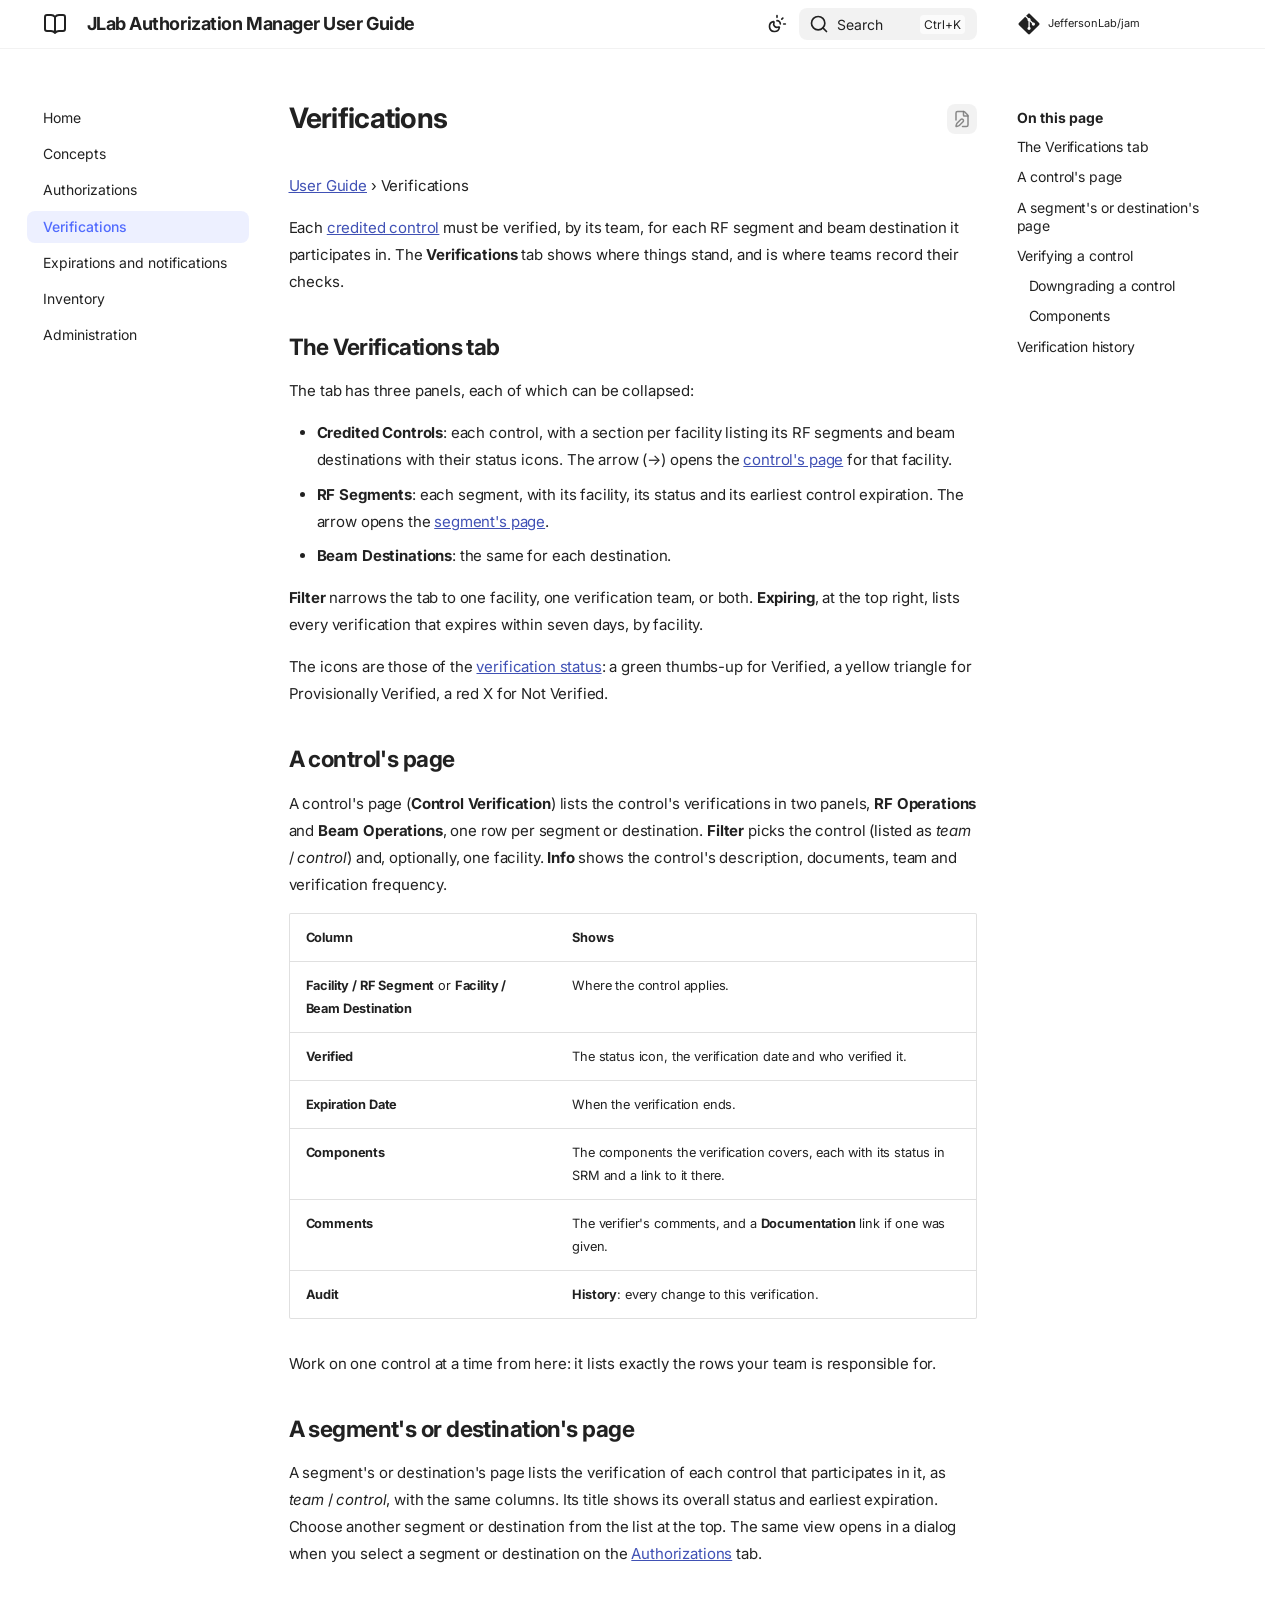
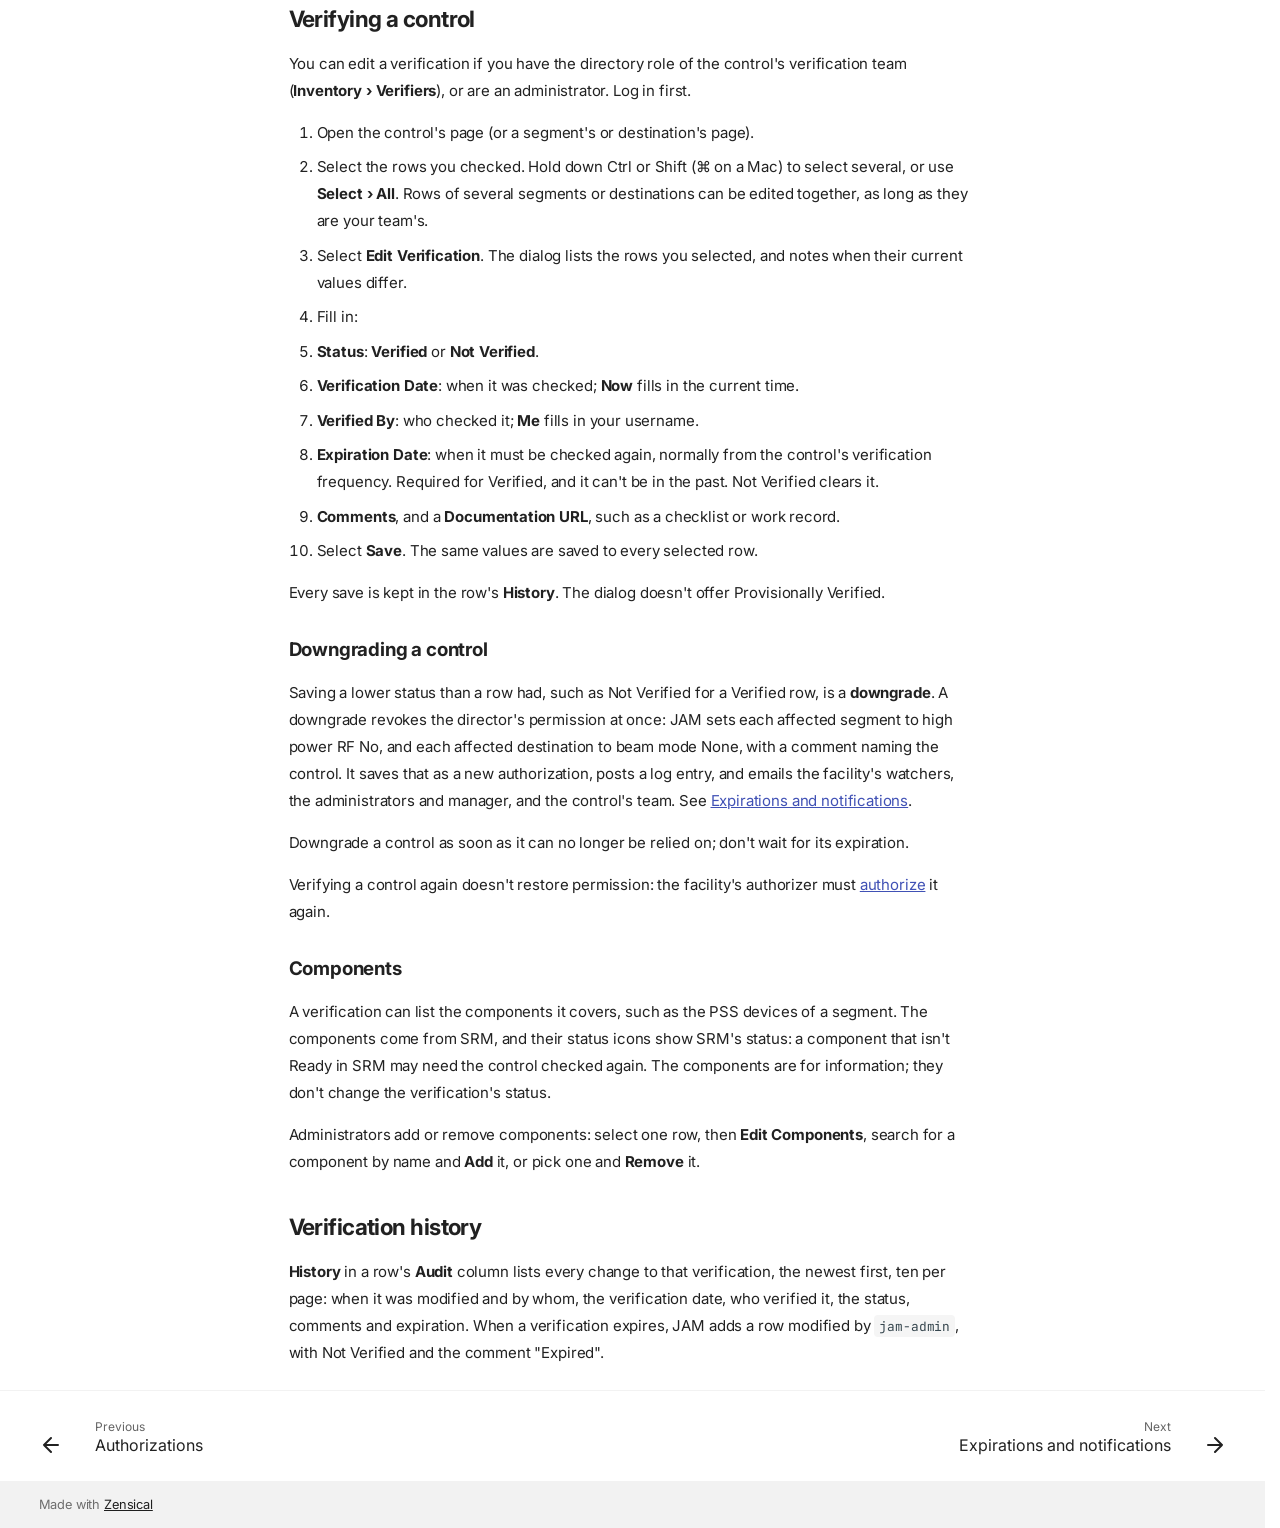
<file: latest/verifications/index.html>
<!doctype html>
<html lang="en" class="no-js">
  <head>
    
      <meta charset="utf-8">
      <meta name="viewport" content="width=device-width,initial-scale=1">
      
        <meta name="description" content="How to authorize RF and beam operations, and verify credited controls, with the JLab Authorization Manager (JAM)">
      
      
      
      
        <link rel="prev" href="../authorizations/">
      
      
        <link rel="next" href="../notifications/">
      
      
        
      
      
      <link rel="icon" href="../assets/images/favicon.png">
      <meta name="generator" content="zensical-0.0.69">
    
    
      
        <title>Verifications - JLab Authorization Manager User Guide</title>
      
    
    
      
        
      
      <link rel="stylesheet" href="../assets/stylesheets/modern/main.e15858d4.min.css">
      
        
          
        
        <link rel="stylesheet" href="../assets/stylesheets/modern/palette.b27955a4.min.css">
      
      


    
    
      
    
    
      
        
        
        <link rel="preconnect" href="https://fonts.gstatic.com" crossorigin>
        <link rel="stylesheet" href="https://fonts.googleapis.com/css?family=Inter:300,300i,400,400i,500,500i,700,700i%7CJetBrains+Mono:400,400i,700,700i&amp;display=fallback">
        <style>:root{--md-text-font:"Inter";--md-code-font:"JetBrains Mono"}</style>
      
    
    
    <script>__md_scope=new URL("..",location),__md_scope.pathname.endsWith("/")||(__md_scope=new URL(__md_scope.pathname+"/",location)),__md_hash=e=>[...e].reduce(((e,t)=>(e<<5)-e+t.charCodeAt(0)),0),__md_get=(e,t=localStorage,_=__md_scope)=>JSON.parse(t.getItem(_.pathname+"."+e)),__md_set=(e,t,_=localStorage,a=__md_scope)=>{try{_.setItem(a.pathname+"."+e,JSON.stringify(t))}catch(e){}},document.documentElement.setAttribute("data-platform",navigator.platform)</script>
    
      

    
    
  </head>
  
  
    
    
      
    
    
    
    
    <body dir="ltr" data-md-color-scheme="default" data-md-color-primary="indigo" data-md-color-accent="indigo">
  
    
    <input class="md-toggle" data-md-toggle="drawer" type="checkbox" id="__drawer" autocomplete="off">
    <input class="md-toggle" data-md-toggle="search" type="checkbox" id="__search" autocomplete="off">
    <label class="md-overlay" for="__drawer" aria-hidden="true"></label>
    <div data-md-component="skip">
      <a href="#__skip" class="md-skip">
        Skip to content
      </a>
    </div>
    <div data-md-component="announce">
      
    </div>
    
    
      

  

<header class="md-header md-header--shadow" data-md-component="header">
  <nav class="md-header__inner md-grid" aria-label="Header">
    <a href="./.." title="JLab Authorization Manager User Guide" class="md-header__button md-logo" aria-label="JLab Authorization Manager User Guide" data-md-component="logo">
      
  
  <svg xmlns="http://www.w3.org/2000/svg" fill="none" stroke="currentColor" stroke-linecap="round" stroke-linejoin="round" stroke-width="2" class="lucide lucide-book-open" viewBox="0 0 24 24"><path d="M12 5v16M20.001 19A2 2 0 0 0 22 17V5a2 2 0 0 0-1.999-2L16 3.002A5 5 0 0 0 12 5a5 5 0 0 0-4-2H4a2 2 0 0 0-2 2v12a2 2 0 0 0 1.999 2H8a5 5 0 0 1 4 2 5 5 0 0 1 4-2z"/></svg>

    </a>
    <label class="md-header__button md-icon" for="__drawer" aria-label="Navigation">
      
      <svg xmlns="http://www.w3.org/2000/svg" fill="none" stroke="currentColor" stroke-linecap="round" stroke-linejoin="round" stroke-width="2" class="lucide lucide-menu" viewBox="0 0 24 24"><path d="M4 5h16M4 12h16M4 19h16"/></svg>
    </label>
    <div class="md-header__title" data-md-component="header-title">
      <div class="md-header__ellipsis">
        <div class="md-header__topic">
          <span class="md-ellipsis">
            JLab Authorization Manager User Guide
          </span>
        </div>
        <div class="md-header__topic" data-md-component="header-topic">
          <span class="md-ellipsis">
            
              Verifications
            
          </span>
        </div>
      </div>
    </div>
    
      
        <form class="md-header__option" data-md-component="palette">
  
    
    
    
    <input class="md-option" data-md-color-media="(prefers-color-scheme)" data-md-color-scheme="default" data-md-color-primary="indigo" data-md-color-accent="indigo"  aria-label="Switch to light mode"  type="radio" name="__palette" id="__palette_0">
    
      <label class="md-header__button md-icon" title="Switch to light mode" for="__palette_1" hidden>
        <svg xmlns="http://www.w3.org/2000/svg" fill="none" stroke="currentColor" stroke-linecap="round" stroke-linejoin="round" stroke-width="2" class="lucide lucide-sun-moon" viewBox="0 0 24 24"><path d="M12 2v2M14.837 16.385a6 6 0 1 1-7.223-7.222c.624-.147.97.66.715 1.248a4 4 0 0 0 5.26 5.259c.589-.255 1.396.09 1.248.715M16 12a4 4 0 0 0-4-4M19 5l-1.256 1.256M20 12h2"/></svg>
      </label>
    
  
    
    
    
    <input class="md-option" data-md-color-media="(prefers-color-scheme: light)" data-md-color-scheme="default" data-md-color-primary="indigo" data-md-color-accent="indigo"  aria-label="Switch to dark mode"  type="radio" name="__palette" id="__palette_1">
    
      <label class="md-header__button md-icon" title="Switch to dark mode" for="__palette_2" hidden>
        <svg xmlns="http://www.w3.org/2000/svg" fill="none" stroke="currentColor" stroke-linecap="round" stroke-linejoin="round" stroke-width="2" class="lucide lucide-sun" viewBox="0 0 24 24"><circle cx="12" cy="12" r="4"/><path d="M12 2v2M12 20v2M4.93 4.93l1.41 1.41M17.66 17.66l1.41 1.41M2 12h2M20 12h2M6.34 17.66l-1.41 1.41M19.07 4.93l-1.41 1.41"/></svg>
      </label>
    
  
    
    
    
    <input class="md-option" data-md-color-media="(prefers-color-scheme: dark)" data-md-color-scheme="slate" data-md-color-primary="indigo" data-md-color-accent="indigo"  aria-label="Switch to system preference"  type="radio" name="__palette" id="__palette_2">
    
      <label class="md-header__button md-icon" title="Switch to system preference" for="__palette_0" hidden>
        <svg xmlns="http://www.w3.org/2000/svg" fill="none" stroke="currentColor" stroke-linecap="round" stroke-linejoin="round" stroke-width="2" class="lucide lucide-moon" viewBox="0 0 24 24"><path d="M20.985 12.486a9 9 0 1 1-9.473-9.472c.405-.022.617.46.402.803a6 6 0 0 0 8.268 8.268c.344-.215.825-.004.803.401"/></svg>
      </label>
    
  
</form>
      
    
    
      <script>var palette=__md_get("__palette");if(palette&&palette.color){if("(prefers-color-scheme)"===palette.color.media){var media=matchMedia("(prefers-color-scheme: light)"),input=document.querySelector(media.matches?"[data-md-color-media='(prefers-color-scheme: light)']":"[data-md-color-media='(prefers-color-scheme: dark)']");palette.color.media=input.getAttribute("data-md-color-media"),palette.color.scheme=input.getAttribute("data-md-color-scheme"),palette.color.primary=input.getAttribute("data-md-color-primary"),palette.color.accent=input.getAttribute("data-md-color-accent")}for(var[key,value]of Object.entries(palette.color))document.body.setAttribute("data-md-color-"+key,value)}</script>
    
    
    
      
      
        <label class="md-header__button md-icon" for="__search" aria-label="Search">
          
          <svg xmlns="http://www.w3.org/2000/svg" fill="none" stroke="currentColor" stroke-linecap="round" stroke-linejoin="round" stroke-width="2" class="lucide lucide-search" viewBox="0 0 24 24"><path d="m21 21-4.34-4.34"/><circle cx="11" cy="11" r="8"/></svg>
        </label>
        <div class="md-search" data-md-component="search" role="dialog" aria-label="Search">
  <button type="button" class="md-search__button">
    Search
  </button>
</div>
      
    
    <div class="md-header__source">
      
        <a href="https://github.com/JeffersonLab/jam" title="Go to repository" class="md-source" data-md-component="source">
  <div class="md-source__icon md-icon">
    
    <svg xmlns="http://www.w3.org/2000/svg" viewBox="0 0 448 512"><!--! Font Awesome Free 7.3.1 by @fontawesome - https://fontawesome.com License - https://fontawesome.com/license/free (Icons: CC BY 4.0, Fonts: SIL OFL 1.1, Code: MIT License) Copyright 2026 Fonticons, Inc.--><path fill="currentColor" d="M439.6 236.1 244 40.5c-5.4-5.5-12.8-8.5-20.4-8.5s-15 3-20.4 8.4L162.5 81l51.5 51.5c27.1-9.1 52.7 16.8 43.4 43.7l49.7 49.7c34.2-11.8 61.2 31 35.5 56.7-26.5 26.5-70.2-2.9-56-37.3L240.3 199v121.9c25.3 12.5 22.3 41.8 9.1 55-6.4 6.4-15.2 10.1-24.3 10.1s-17.8-3.6-24.3-10.1c-17.6-17.6-11.1-46.9 11.2-56v-123c-20.8-8.5-24.6-30.7-18.6-45L142.6 101 8.5 235.1C3 240.6 0 247.9 0 255.5s3 15 8.5 20.4l195.6 195.7c5.4 5.4 12.7 8.4 20.4 8.4s15-3 20.4-8.4l194.7-194.7c5.4-5.4 8.4-12.8 8.4-20.4s-3-15-8.4-20.4"/></svg>
  </div>
  <div class="md-source__repository">
    JeffersonLab/jam
  </div>
</a>
      
    </div>
  </nav>
  
</header>
    
    <div class="md-container" data-md-component="container">
      
      
        
          
        
      
      <main class="md-main" data-md-component="main">
        <div class="md-main__inner md-grid">
          
            
              
              <div class="md-sidebar md-sidebar--primary" data-md-component="sidebar" data-md-type="navigation" >
                <div class="md-sidebar__scrollwrap">
                  <div class="md-sidebar__inner">
                    



<nav class="md-nav md-nav--primary" aria-label="Navigation" data-md-level="0">
  <label class="md-nav__title" for="__drawer">
    <a href="./.." title="JLab Authorization Manager User Guide" class="md-nav__button md-logo" aria-label="JLab Authorization Manager User Guide" data-md-component="logo">
      
  
  <svg xmlns="http://www.w3.org/2000/svg" fill="none" stroke="currentColor" stroke-linecap="round" stroke-linejoin="round" stroke-width="2" class="lucide lucide-book-open" viewBox="0 0 24 24"><path d="M12 5v16M20.001 19A2 2 0 0 0 22 17V5a2 2 0 0 0-1.999-2L16 3.002A5 5 0 0 0 12 5a5 5 0 0 0-4-2H4a2 2 0 0 0-2 2v12a2 2 0 0 0 1.999 2H8a5 5 0 0 1 4 2 5 5 0 0 1 4-2z"/></svg>

    </a>
    JLab Authorization Manager User Guide
  </label>
  
    <div class="md-nav__source">
      <a href="https://github.com/JeffersonLab/jam" title="Go to repository" class="md-source" data-md-component="source">
  <div class="md-source__icon md-icon">
    
    <svg xmlns="http://www.w3.org/2000/svg" viewBox="0 0 448 512"><!--! Font Awesome Free 7.3.1 by @fontawesome - https://fontawesome.com License - https://fontawesome.com/license/free (Icons: CC BY 4.0, Fonts: SIL OFL 1.1, Code: MIT License) Copyright 2026 Fonticons, Inc.--><path fill="currentColor" d="M439.6 236.1 244 40.5c-5.4-5.5-12.8-8.5-20.4-8.5s-15 3-20.4 8.4L162.5 81l51.5 51.5c27.1-9.1 52.7 16.8 43.4 43.7l49.7 49.7c34.2-11.8 61.2 31 35.5 56.7-26.5 26.5-70.2-2.9-56-37.3L240.3 199v121.9c25.3 12.5 22.3 41.8 9.1 55-6.4 6.4-15.2 10.1-24.3 10.1s-17.8-3.6-24.3-10.1c-17.6-17.6-11.1-46.9 11.2-56v-123c-20.8-8.5-24.6-30.7-18.6-45L142.6 101 8.5 235.1C3 240.6 0 247.9 0 255.5s3 15 8.5 20.4l195.6 195.7c5.4 5.4 12.7 8.4 20.4 8.4s15-3 20.4-8.4l194.7-194.7c5.4-5.4 8.4-12.8 8.4-20.4s-3-15-8.4-20.4"/></svg>
  </div>
  <div class="md-source__repository">
    JeffersonLab/jam
  </div>
</a>
    </div>
  
  <ul class="md-nav__list" data-md-scrollfix>
    
      
      
  
  
  
  
    <li class="md-nav__item">
      <a href="./.." class="md-nav__link">
        
  
  
  <span class="md-ellipsis">
    
  
  Home

    
  </span>
  
  

      </a>
    </li>
  

    
      
      
  
  
  
  
    <li class="md-nav__item">
      <a href="../concepts/" class="md-nav__link">
        
  
  
  <span class="md-ellipsis">
    
  
  Concepts

    
  </span>
  
  

      </a>
    </li>
  

    
      
      
  
  
  
  
    <li class="md-nav__item">
      <a href="../authorizations/" class="md-nav__link">
        
  
  
  <span class="md-ellipsis">
    
  
  Authorizations

    
  </span>
  
  

      </a>
    </li>
  

    
      
      
  
  
    
  
  
  
    <li class="md-nav__item md-nav__item--active">
      
      
      
      
        
      
      
        <label class="md-nav__link md-nav__link--active" for="__toc">
          
  
  
  <span class="md-ellipsis">
    
  
  Verifications

    
  </span>
  
  

          <span class="md-nav__icon md-icon"></span>
        </label>
      
      <a href="././" class="md-nav__link md-nav__link--active">
        
  
  
  <span class="md-ellipsis">
    
  
  Verifications

    
  </span>
  
  

      </a>
      
        


<nav class="md-nav md-nav--secondary" aria-label="On this page">
  
  
  
    
  
  
    <label class="md-nav__title" for="__toc">
      <span class="md-nav__icon md-icon"></span>
      On this page
    </label>
    <ul class="md-nav__list" data-md-component="toc" data-md-scrollfix>
      
        <li class="md-nav__item">
  <a href="#the-verifications-tab" class="md-nav__link">
    <span class="md-ellipsis">
      <span class="md-typeset">
        The Verifications tab
      </span>
    </span>
  </a>
  
</li>
      
        <li class="md-nav__item">
  <a href="#a-controls-page" class="md-nav__link">
    <span class="md-ellipsis">
      <span class="md-typeset">
        A control's page
      </span>
    </span>
  </a>
  
</li>
      
        <li class="md-nav__item">
  <a href="#a-segments-or-destinations-page" class="md-nav__link">
    <span class="md-ellipsis">
      <span class="md-typeset">
        A segment's or destination's page
      </span>
    </span>
  </a>
  
</li>
      
        <li class="md-nav__item">
  <a href="#verifying-a-control" class="md-nav__link">
    <span class="md-ellipsis">
      <span class="md-typeset">
        Verifying a control
      </span>
    </span>
  </a>
  
    <nav class="md-nav" aria-label="Verifying a control">
      <ul class="md-nav__list">
        
          <li class="md-nav__item">
  <a href="#downgrading-a-control" class="md-nav__link">
    <span class="md-ellipsis">
      <span class="md-typeset">
        Downgrading a control
      </span>
    </span>
  </a>
  
</li>
        
          <li class="md-nav__item">
  <a href="#components" class="md-nav__link">
    <span class="md-ellipsis">
      <span class="md-typeset">
        Components
      </span>
    </span>
  </a>
  
</li>
        
      </ul>
    </nav>
  
</li>
      
        <li class="md-nav__item">
  <a href="#verification-history" class="md-nav__link">
    <span class="md-ellipsis">
      <span class="md-typeset">
        Verification history
      </span>
    </span>
  </a>
  
</li>
      
    </ul>
  
</nav>
      
    </li>
  

    
      
      
  
  
  
  
    <li class="md-nav__item">
      <a href="../notifications/" class="md-nav__link">
        
  
  
  <span class="md-ellipsis">
    
  
  Expirations and notifications

    
  </span>
  
  

      </a>
    </li>
  

    
      
      
  
  
  
  
    <li class="md-nav__item">
      <a href="../inventory/" class="md-nav__link">
        
  
  
  <span class="md-ellipsis">
    
  
  Inventory

    
  </span>
  
  

      </a>
    </li>
  

    
      
      
  
  
  
  
    <li class="md-nav__item">
      <a href="../administration/" class="md-nav__link">
        
  
  
  <span class="md-ellipsis">
    
  
  Administration

    
  </span>
  
  

      </a>
    </li>
  

    
  </ul>
</nav>
                  </div>
                </div>
              </div>
            
            
              
              <div class="md-sidebar md-sidebar--secondary" data-md-component="sidebar" data-md-type="toc" >
                <div class="md-sidebar__scrollwrap">
                  
                    
                    
                    
                      
                    
                    
                      <input class="md-nav__toggle md-toggle" type="checkbox" id="__toc">
                      <div class="md-sidebar-button__wrapper">
                        <label class="md-sidebar-button" for="__toc"></label>
                      </div>
                    
                  
                  <div class="md-sidebar__inner">
                    


<nav class="md-nav md-nav--secondary" aria-label="On this page">
  
  
  
    
  
  
    <label class="md-nav__title" for="__toc">
      <span class="md-nav__icon md-icon"></span>
      On this page
    </label>
    <ul class="md-nav__list" data-md-component="toc" data-md-scrollfix>
      
        <li class="md-nav__item">
  <a href="#the-verifications-tab" class="md-nav__link">
    <span class="md-ellipsis">
      <span class="md-typeset">
        The Verifications tab
      </span>
    </span>
  </a>
  
</li>
      
        <li class="md-nav__item">
  <a href="#a-controls-page" class="md-nav__link">
    <span class="md-ellipsis">
      <span class="md-typeset">
        A control's page
      </span>
    </span>
  </a>
  
</li>
      
        <li class="md-nav__item">
  <a href="#a-segments-or-destinations-page" class="md-nav__link">
    <span class="md-ellipsis">
      <span class="md-typeset">
        A segment's or destination's page
      </span>
    </span>
  </a>
  
</li>
      
        <li class="md-nav__item">
  <a href="#verifying-a-control" class="md-nav__link">
    <span class="md-ellipsis">
      <span class="md-typeset">
        Verifying a control
      </span>
    </span>
  </a>
  
    <nav class="md-nav" aria-label="Verifying a control">
      <ul class="md-nav__list">
        
          <li class="md-nav__item">
  <a href="#downgrading-a-control" class="md-nav__link">
    <span class="md-ellipsis">
      <span class="md-typeset">
        Downgrading a control
      </span>
    </span>
  </a>
  
</li>
        
          <li class="md-nav__item">
  <a href="#components" class="md-nav__link">
    <span class="md-ellipsis">
      <span class="md-typeset">
        Components
      </span>
    </span>
  </a>
  
</li>
        
      </ul>
    </nav>
  
</li>
      
        <li class="md-nav__item">
  <a href="#verification-history" class="md-nav__link">
    <span class="md-ellipsis">
      <span class="md-typeset">
        Verification history
      </span>
    </span>
  </a>
  
</li>
      
    </ul>
  
</nav>
                  </div>
                </div>
              </div>
            
          
          
            <div class="md-content" data-md-component="content">
              
              <article class="md-content__inner md-typeset">
                <a id="__skip" tabindex="-1"></a>
                
                  

  
    <a href="https://github.com/JeffersonLab/jam/edit/main/docs/user-guide/verifications.md" title="Edit this page" class="md-content__button md-icon" rel="edit">
      
      <svg xmlns="http://www.w3.org/2000/svg" fill="none" stroke="currentColor" stroke-linecap="round" stroke-linejoin="round" stroke-width="2" class="lucide lucide-file-pen" viewBox="0 0 24 24"><path d="M12.659 22H18a2 2 0 0 0 2-2V8a2.4 2.4 0 0 0-.706-1.706l-3.588-3.588A2.4 2.4 0 0 0 14 2H6a2 2 0 0 0-2 2v9.34"/><path d="M14 2v5a1 1 0 0 0 1 1h5M10.378 12.622a1 1 0 0 1 3 3.003L8.36 20.637a2 2 0 0 1-.854.506l-2.867.837a.5.5 0 0 1-.62-.62l.836-2.869a2 2 0 0 1 .506-.853z"/></svg>
    </a>
  
  


<h1 id="verifications">Verifications<a class="headerlink" href="#verifications" title="Permanent link">&para;</a></h1>
<p><a href="../">User Guide</a> › Verifications</p>
<p>Each <a href="../concepts/#credited-controls">credited control</a> must be verified, by its team, for each RF
segment and beam destination it participates in. The <strong>Verifications</strong> tab shows where things
stand, and is where teams record their checks.</p>
<h2 id="the-verifications-tab">The Verifications tab<a class="headerlink" href="#the-verifications-tab" title="Permanent link">&para;</a></h2>
<p>The tab has three panels, each of which can be collapsed:</p>
<ul>
<li><strong>Credited Controls</strong>: each control, with a section per facility listing its RF segments and
  beam destinations with their status icons. The arrow (→) opens the
  <a href="#a-controls-page">control's page</a> for that facility.</li>
<li><strong>RF Segments</strong>: each segment, with its facility, its status and its earliest control
  expiration. The arrow opens the <a href="#a-segments-or-destinations-page">segment's page</a>.</li>
<li><strong>Beam Destinations</strong>: the same for each destination.</li>
</ul>
<p><strong>Filter</strong> narrows the tab to one facility, one verification team, or both. <strong>Expiring</strong>, at the
top right, lists every verification that expires within seven days, by facility.</p>
<p>The icons are those of the <a href="../concepts/#verification-status">verification status</a>: a green
thumbs-up for Verified, a yellow triangle for Provisionally Verified, a red X for Not Verified.</p>
<h2 id="a-controls-page">A control's page<a class="headerlink" href="#a-controls-page" title="Permanent link">&para;</a></h2>
<p>A control's page (<strong>Control Verification</strong>) lists the control's verifications in two panels,
<strong>RF Operations</strong> and <strong>Beam Operations</strong>, one row per segment or destination. <strong>Filter</strong> picks the
control (listed as <em>team</em> / <em>control</em>) and, optionally, one facility. <strong>Info</strong> shows the control's
description, documents, team and verification frequency.</p>
<table>
<thead>
<tr>
<th>Column</th>
<th>Shows</th>
</tr>
</thead>
<tbody>
<tr>
<td><strong>Facility / RF Segment</strong> or <strong>Facility / Beam Destination</strong></td>
<td>Where the control applies.</td>
</tr>
<tr>
<td><strong>Verified</strong></td>
<td>The status icon, the verification date and who verified it.</td>
</tr>
<tr>
<td><strong>Expiration Date</strong></td>
<td>When the verification ends.</td>
</tr>
<tr>
<td><strong>Components</strong></td>
<td>The components the verification covers, each with its status in SRM and a link to it there.</td>
</tr>
<tr>
<td><strong>Comments</strong></td>
<td>The verifier's comments, and a <strong>Documentation</strong> link if one was given.</td>
</tr>
<tr>
<td><strong>Audit</strong></td>
<td><strong>History</strong>: every change to this verification.</td>
</tr>
</tbody>
</table>
<p>Work on one control at a time from here: it lists exactly the rows your team is responsible for.</p>
<h2 id="a-segments-or-destinations-page">A segment's or destination's page<a class="headerlink" href="#a-segments-or-destinations-page" title="Permanent link">&para;</a></h2>
<p>A segment's or destination's page lists the verification of each control that participates in it,
as <em>team</em> / <em>control</em>, with the same columns. Its title shows its overall status and earliest
expiration. Choose another segment or destination from the list at the top. The same view opens
in a dialog when you select a segment or destination on the <a href="../authorizations/">Authorizations</a>
tab.</p>
<h2 id="verifying-a-control">Verifying a control<a class="headerlink" href="#verifying-a-control" title="Permanent link">&para;</a></h2>
<p>You can edit a verification if you have the directory role of the control's verification team
(<strong>Inventory › Verifiers</strong>), or are an administrator. Log in first.</p>
<ol>
<li>Open the control's page (or a segment's or destination's page).</li>
<li>Select the rows you checked. Hold down Ctrl or Shift (⌘ on a Mac) to select several, or use
   <strong>Select › All</strong>. Rows of several segments or destinations can be edited together, as long as
   they are your team's.</li>
<li>Select <strong>Edit Verification</strong>. The dialog lists the rows you selected, and notes when their
   current values differ.</li>
<li>Fill in:</li>
<li><strong>Status</strong>: <strong>Verified</strong> or <strong>Not Verified</strong>.</li>
<li><strong>Verification Date</strong>: when it was checked; <strong>Now</strong> fills in the current time.</li>
<li><strong>Verified By</strong>: who checked it; <strong>Me</strong> fills in your username.</li>
<li><strong>Expiration Date</strong>: when it must be checked again, normally from the control's verification
     frequency. Required for Verified, and it can't be in the past. Not Verified clears it.</li>
<li><strong>Comments</strong>, and a <strong>Documentation URL</strong>, such as a checklist or work record.</li>
<li>Select <strong>Save</strong>. The same values are saved to every selected row.</li>
</ol>
<p>Every save is kept in the row's <strong>History</strong>. The dialog doesn't offer Provisionally Verified.</p>
<h3 id="downgrading-a-control">Downgrading a control<a class="headerlink" href="#downgrading-a-control" title="Permanent link">&para;</a></h3>
<p>Saving a lower status than a row had, such as Not Verified for a Verified row, is a
<strong>downgrade</strong>. A downgrade revokes the director's permission at once: JAM sets each affected
segment to high power RF No, and each affected destination to beam mode None, with a comment
naming the control. It saves that as a new authorization, posts a log entry, and emails the
facility's watchers, the administrators and manager, and the control's team. See
<a href="../notifications/">Expirations and notifications</a>.</p>
<p>Downgrade a control as soon as it can no longer be relied on; don't wait for its expiration.</p>
<p>Verifying a control again doesn't restore permission: the facility's authorizer must
<a href="../authorizations/#restoring-permission-after-a-reduction">authorize</a> it again.</p>
<h3 id="components">Components<a class="headerlink" href="#components" title="Permanent link">&para;</a></h3>
<p>A verification can list the components it covers, such as the PSS devices of a segment. The
components come from SRM, and their status icons show SRM's status: a component that isn't Ready
in SRM may need the control checked again. The components are for information; they don't change
the verification's status.</p>
<p>Administrators add or remove components: select one row, then <strong>Edit Components</strong>, search for a
component by name and <strong>Add</strong> it, or pick one and <strong>Remove</strong> it.</p>
<h2 id="verification-history">Verification history<a class="headerlink" href="#verification-history" title="Permanent link">&para;</a></h2>
<p><strong>History</strong> in a row's <strong>Audit</strong> column lists every change to that verification, the newest first,
ten per page: when it was modified and by whom, the verification date, who verified it, the
status, comments and expiration. When a verification expires, JAM adds a row modified by
<code>jam-admin</code>, with Not Verified and the comment "Expired".</p>














                
              </article>
            </div>
          
          
<script>var target=document.getElementById(location.hash.slice(1));target&&target.name&&(target.checked=target.name.startsWith("__tabbed_"))</script>
        </div>
        
          <button type="button" class="md-top md-icon" data-md-component="top" hidden>
  
  <svg xmlns="http://www.w3.org/2000/svg" fill="none" stroke="currentColor" stroke-linecap="round" stroke-linejoin="round" stroke-width="2" class="lucide lucide-circle-arrow-up" viewBox="0 0 24 24"><circle cx="12" cy="12" r="10"/><path d="m16 12-4-4-4 4M12 16V8"/></svg>
  Back to top
</button>
        
      </main>
      
        <footer class="md-footer">
  
    
      
      <nav class="md-footer__inner md-grid" aria-label="Footer" >
        
          
          <a href="../authorizations/" class="md-footer__link md-footer__link--prev" aria-label="Previous: Authorizations">
            <div class="md-footer__button md-icon">
              
              <svg xmlns="http://www.w3.org/2000/svg" fill="none" stroke="currentColor" stroke-linecap="round" stroke-linejoin="round" stroke-width="2" class="lucide lucide-arrow-left" viewBox="0 0 24 24"><path d="m12 19-7-7 7-7M19 12H5"/></svg>
            </div>
            <div class="md-footer__title">
              <span class="md-footer__direction">
                Previous
              </span>
              <div class="md-ellipsis">
                Authorizations
              </div>
            </div>
          </a>
        
        
          
          <a href="../notifications/" class="md-footer__link md-footer__link--next" aria-label="Next: Expirations and notifications">
            <div class="md-footer__title">
              <span class="md-footer__direction">
                Next
              </span>
              <div class="md-ellipsis">
                Expirations and notifications
              </div>
            </div>
            <div class="md-footer__button md-icon">
              
              <svg xmlns="http://www.w3.org/2000/svg" fill="none" stroke="currentColor" stroke-linecap="round" stroke-linejoin="round" stroke-width="2" class="lucide lucide-arrow-right" viewBox="0 0 24 24"><path d="M5 12h14M12 5l7 7-7 7"/></svg>
            </div>
          </a>
        
      </nav>
    
  
  <div class="md-footer-meta md-typeset">
    <div class="md-footer-meta__inner md-grid">
      <div class="md-copyright">
  
  
    Made with
    <a href="https://zensical.org/" target="_blank" rel="noopener">
      Zensical
    </a>
  
</div>
      
    </div>
  </div>
</footer>
      
    </div>
    <div class="md-dialog" data-md-component="dialog" role="status" aria-atomic="true">
      <div class="md-dialog__inner md-typeset"></div>
    </div>
    
    
    
      
      
      
      
        
        
      <script id="__config" type="application/json">{"annotate":null,"base":"..","features":["content.action.edit","navigation.footer","navigation.top","search.highlight"],"redirect":null,"search":"../assets/javascripts/workers/search.7d14d953.min.js","tags":null,"translations":{"clipboard.copied":"Copied to clipboard","clipboard.copy":"Copy to clipboard","clipboard.error":"Could not copy to clipboard","search.result.more.one":"1 more on this page","search.result.more.other":"# more on this page","search.result.none":"No matching documents","search.result.one":"1 matching document","search.result.other":"# matching documents","search.result.placeholder":"Type to start searching","search.result.term.missing":"Missing","select.version":"Select version"},"version":null}</script>
    
    
      <script src="../assets/javascripts/bundle.8b1c90bd.min.js"></script>
      
    
  </body>
</html>
</file>
<file: latest/assets/stylesheets/modern/main.e15858d4.min.css>
@charset "UTF-8";html{box-sizing:border-box;-webkit-text-size-adjust:none;-moz-text-size-adjust:none;text-size-adjust:none}*,:after,:before{box-sizing:inherit}@media(prefers-reduced-motion){*,:after,:before{transition:none!important}}body{margin:0;-webkit-font-smoothing:antialiased;-moz-osx-font-smoothing:grayscale;--md-text-font-family:var(--md-text-font, _),
    -apple-system, BlinkMacSystemFont, Helvetica, Arial, sans-serif;--md-code-font-family:var(--md-code-font, _),
    SFMono-Regular, Consolas, Menlo, monospace}.md-typeset code:not(.focus-visible),a,button,input,label{-webkit-tap-highlight-color:transparent}a{color:inherit;text-decoration:none}hr{box-sizing:initial;display:block;height:.05rem;padding:0;overflow:visible;border:0}small{font-size:80%}sub,sup{line-height:1em}img{border-style:none}table{border-spacing:0;border-collapse:initial}td,th{font-weight:400;vertical-align:top}button{padding:0;margin:0;font-family:inherit;font-size:inherit;background:#0000;border:0}input{border:0;outline:none}:root{--md-primary-fg-color:#4051b5;--md-primary-fg-color--light:#5d6cc0;--md-primary-fg-color--dark:#303fa1;--md-primary-bg-color:#fff;--md-primary-bg-color--light:#ffffffb3;--md-accent-fg-color:#526cfe;--md-accent-fg-color--transparent:#526cfe1a;--md-accent-bg-color:#fff;--md-accent-bg-color--light:#ffffffb3;--md-typeset-table-sort-icon:url('data:image/svg+xml;charset=utf-8,<svg xmlns="http://www.w3.org/2000/svg" fill="none" stroke="currentColor" stroke-linecap="round" stroke-linejoin="round" stroke-width="2" class="lucide lucide-arrow-down-up" viewBox="0 0 24 24"><path d="m3 16 4 4 4-4m-4 4V4m14 4-4-4-4 4m4-4v16"/></svg>');--md-typeset-table-sort-icon--asc:url('data:image/svg+xml;charset=utf-8,<svg xmlns="http://www.w3.org/2000/svg" fill="none" stroke="currentColor" stroke-linecap="round" stroke-linejoin="round" stroke-width="2" class="lucide lucide-arrow-down-narrow-wide" viewBox="0 0 24 24"><path d="m3 16 4 4 4-4m-4 4V4m4 0h4m-4 4h7m-7 4h10"/></svg>');--md-typeset-table-sort-icon--desc:url('data:image/svg+xml;charset=utf-8,<svg xmlns="http://www.w3.org/2000/svg" fill="none" stroke="currentColor" stroke-linecap="round" stroke-linejoin="round" stroke-width="2" class="lucide lucide-arrow-up-narrow-wide" viewBox="0 0 24 24"><path d="m3 8 4-4 4 4M7 4v16m4-8h4m-4 4h7m-7 4h10"/></svg>');--md-typeset-preview-icon:url('data:image/svg+xml;charset=utf-8,<svg xmlns="http://www.w3.org/2000/svg" fill="none" stroke="currentColor" stroke-linecap="round" stroke-linejoin="round" stroke-width="2" class="lucide lucide-mouse-pointer-2" viewBox="0 0 24 24"><path d="M4.037 4.688a.495.495 0 0 1 .651-.651l16 6.5a.5.5 0 0 1-.063.947l-6.124 1.58a2 2 0 0 0-1.438 1.435l-1.579 6.126a.5.5 0 0 1-.947.063z"/></svg>')}[data-md-color-scheme=default]{color-scheme:light}[data-md-color-scheme=default] img[src$="#gh-dark-mode-only"],[data-md-color-scheme=default] img[src$="#only-dark"]{display:none}:root,[data-md-color-scheme=default]{--md-hue:225deg;--md-default-fg-color:#000000de;--md-default-fg-color--light:#0000008c;--md-default-fg-color--lighter:#00000052;--md-default-fg-color--lightest:#0000000d;--md-default-bg-color:#fff;--md-default-bg-color--light:#ffffffb3;--md-default-bg-color--lighter:#ffffff4d;--md-default-bg-color--lightest:#ffffff1f;--md-code-fg-color:#36464e;--md-code-bg-color:#f5f5f5;--md-code-bg-color--light:#f5f5f5b3;--md-code-bg-color--lighter:#f5f5f54d;--md-code-hl-color:#4287ff;--md-code-hl-color--light:#4287ff1a;--md-code-hl-number-color:#d52a2a;--md-code-hl-special-color:#db1457;--md-code-hl-function-color:#a846b9;--md-code-hl-constant-color:#6e59d9;--md-code-hl-keyword-color:#3f6ec6;--md-code-hl-string-color:#1c7d4d;--md-code-hl-name-color:var(--md-code-fg-color);--md-code-hl-operator-color:var(--md-default-fg-color--light);--md-code-hl-punctuation-color:var(--md-default-fg-color--light);--md-code-hl-comment-color:var(--md-default-fg-color--light);--md-code-hl-generic-color:var(--md-default-fg-color--light);--md-code-hl-variable-color:var(--md-default-fg-color--light);--md-typeset-color:var(--md-default-fg-color);--md-typeset-a-color:var(--md-primary-fg-color);--md-typeset-del-color:#f5503d26;--md-typeset-ins-color:#0bd57026;--md-typeset-kbd-color:#fafafa;--md-typeset-kbd-accent-color:#fff;--md-typeset-kbd-border-color:#b8b8b8;--md-typeset-mark-color:#ffff0080;--md-typeset-table-color:#0000001f;--md-typeset-table-color--light:#00000009;--md-admonition-fg-color:var(--md-default-fg-color);--md-admonition-bg-color:var(--md-default-bg-color);--md-warning-fg-color:#000000de;--md-warning-bg-color:#ff9;--md-shadow-z1:0 0.2rem 0.5rem #0000000d,
    0 0 0.05rem #0000001a;--md-shadow-z2:0 0.2rem 0.5rem #0000001a,
    0 0 0.05rem #00000040;--md-shadow-z3:0 0.2rem 0.5rem #0003,
    0 0 0.05rem #00000059;--color-foreground:0 0 0;--color-background:255 255 255;--color-background-subtle:240 240 240;--color-backdrop:255 255 255}.md-icon svg{display:block;width:1.2rem;height:1.2rem;fill:currentcolor}.md-icon svg.lucide{fill:#0000;stroke:currentcolor}aside,body,input{font-family:var(--md-text-font-family);font-feature-settings:"kern","liga";color:var(--md-typeset-color)}code,kbd,pre{font-family:var(--md-code-font-family);font-feature-settings:"kern"}.md-typeset{font-size:.75rem;line-height:1.8;letter-spacing:-.01em;overflow-wrap:break-word;-webkit-print-color-adjust:exact;color-adjust:exact}@media print{.md-typeset{font-size:.68rem}.md-typeset code,.md-typeset kbd,.md-typeset pre{white-space:pre-wrap}}.md-typeset blockquote,.md-typeset dl,.md-typeset figure,.md-typeset ol,.md-typeset pre,.md-typeset ul{margin-top:1em;margin-bottom:1em}.md-typeset h1{margin:0 0 1.25em;font-size:1.875em;line-height:1.3;color:var(--md-default-fg-color)}.md-typeset h1,.md-typeset h2{font-weight:700;letter-spacing:-.025em}.md-typeset h2{margin:1.6em 0 .64em;font-size:1.5em;line-height:1.4}.md-typeset h3{margin:1.6em 0 .8em;font-size:1.25em;font-weight:700;line-height:1.5;letter-spacing:-.01em}.md-typeset h2+h3{margin-top:.8em}.md-typeset h4{margin:1em 0;font-weight:700;letter-spacing:-.01em}.md-typeset h5,.md-typeset h6{margin:1.25em 0;font-size:.8em;font-weight:700;color:var(--md-default-fg-color--light);letter-spacing:-.01em}.md-typeset h5{text-transform:uppercase}.md-typeset h5 code{text-transform:none}.md-typeset hr{display:flow-root;margin:1.5em 0;border-bottom:.05rem solid var(--md-default-fg-color--lightest)}.md-typeset a{color:var(--md-typeset-a-color);text-decoration:underline;word-break:break-word}.md-typeset a,.md-typeset a:before{transition:color 125ms}.md-typeset a:focus,.md-typeset a:hover{color:var(--md-accent-fg-color)}.md-typeset a:focus code,.md-typeset a:hover code{color:var(--md-accent-fg-color);background-color:var(--md-accent-fg-color--transparent)}.md-typeset a code{color:var(--md-typeset-a-color)}.md-typeset a.focus-visible{outline-color:var(--md-accent-fg-color);outline-offset:.2rem}.md-typeset code,.md-typeset kbd,.md-typeset pre{font-variant-ligatures:none;color:var(--md-code-fg-color);direction:ltr;transition:background-color 125ms}.md-typeset code{padding:.2em .4em;font-size:.8533333333em;word-break:break-word;background-color:var(--md-code-bg-color);border-radius:.2rem;-webkit-box-decoration-break:clone;box-decoration-break:clone;transition:color 125ms,background-color 125ms}.md-typeset code:not(.focus-visible){outline:none}.md-typeset pre{position:relative;display:flow-root;line-height:1.5}.md-typeset pre>code{display:block;padding:.8203125em 1.25em;margin:0;overflow:auto;word-break:normal;touch-action:auto;scrollbar-color:var(--md-default-fg-color--lighter) #0000;scrollbar-width:thin;border-radius:.4rem;outline-color:var(--md-accent-fg-color);box-shadow:none;-webkit-box-decoration-break:slice;box-decoration-break:slice}.md-typeset pre>code:hover{scrollbar-color:var(--md-accent-fg-color) #0000}.md-typeset pre>code::-webkit-scrollbar{width:.2rem;height:.2rem}.md-typeset pre>code::-webkit-scrollbar-thumb{background-color:var(--md-default-fg-color--lighter)}.md-typeset pre>code::-webkit-scrollbar-thumb:hover{background-color:var(--md-accent-fg-color)}.md-typeset kbd{display:inline-block;padding:0 .6666666667em;font-size:.75em;color:var(--md-default-fg-color);word-break:break-word;vertical-align:text-top;border-radius:.2rem;background-color:var(--md-default-bg-color);box-shadow:0 0 0 .05rem var(--md-typeset-kbd-border-color),0 .15rem 0 var(--md-typeset-kbd-border-color)}.md-typeset mark{color:inherit;word-break:break-word;background-color:var(--md-typeset-mark-color);-webkit-box-decoration-break:clone;box-decoration-break:clone}.md-typeset abbr{text-decoration:none;cursor:help;border-bottom:.05rem dotted var(--md-default-fg-color--light)}.md-typeset [data-preview]{position:relative}[dir=ltr] .md-typeset [data-preview]:after{margin-left:.125em}[dir=rtl] .md-typeset [data-preview]:after{margin-right:.125em}.md-typeset [data-preview]:after{display:inline-block;width:.8em;height:.8em;vertical-align:text-top;content:"";background-color:currentcolor;-webkit-mask-image:var(--md-typeset-preview-icon);mask-image:var(--md-typeset-preview-icon);-webkit-mask-repeat:no-repeat;mask-repeat:no-repeat;-webkit-mask-size:contain;mask-size:contain;transition:background-color 125ms}.md-typeset small{opacity:.75}[dir=ltr] .md-typeset sub,[dir=ltr] .md-typeset sup{margin-left:.078125em}[dir=rtl] .md-typeset sub,[dir=rtl] .md-typeset sup{margin-right:.078125em}[dir=ltr] .md-typeset blockquote{padding-left:.6rem;border-left:.2rem solid var(--md-default-fg-color--lighter)}[dir=rtl] .md-typeset blockquote{padding-right:.6rem;border-right:.2rem solid var(--md-default-fg-color--lighter)}.md-typeset blockquote{margin-left:0;margin-right:0;color:var(--md-default-fg-color--light)}.md-typeset ul{list-style-type:disc}.md-typeset ul[type]{list-style-type:revert-layer}[dir=ltr] .md-typeset ol,[dir=ltr] .md-typeset ul{margin-left:.625em}[dir=rtl] .md-typeset ol,[dir=rtl] .md-typeset ul{margin-right:.625em}.md-typeset ol,.md-typeset ul{padding:0}.md-typeset ol:not([hidden]),.md-typeset ul:not([hidden]){display:flow-root}.md-typeset ol ol,.md-typeset ul ol{list-style-type:lower-alpha}.md-typeset ol ol ol,.md-typeset ul ol ol{list-style-type:lower-roman}.md-typeset ol ol ol ol,.md-typeset ul ol ol ol{list-style-type:upper-alpha}.md-typeset ol ol ol ol ol,.md-typeset ul ol ol ol ol{list-style-type:upper-roman}.md-typeset ol[type],.md-typeset ul[type]{list-style-type:revert-layer}[dir=ltr] .md-typeset ol li,[dir=ltr] .md-typeset ul li{margin-left:1.25em}[dir=rtl] .md-typeset ol li,[dir=rtl] .md-typeset ul li{margin-right:1.25em}.md-typeset ol li,.md-typeset ul li{margin-bottom:.5em}.md-typeset ol li blockquote,.md-typeset ol li p,.md-typeset ul li blockquote,.md-typeset ul li p{margin:.5em 0}.md-typeset ol li:last-child,.md-typeset ul li:last-child{margin-bottom:0}[dir=ltr] .md-typeset ol li ol,[dir=ltr] .md-typeset ol li ul,[dir=ltr] .md-typeset ul li ol,[dir=ltr] .md-typeset ul li ul{margin-left:.625em}[dir=rtl] .md-typeset ol li ol,[dir=rtl] .md-typeset ol li ul,[dir=rtl] .md-typeset ul li ol,[dir=rtl] .md-typeset ul li ul{margin-right:.625em}.md-typeset ol li ol,.md-typeset ol li ul,.md-typeset ul li ol,.md-typeset ul li ul{margin-top:.5em;margin-bottom:.5em}[dir=ltr] .md-typeset dd{margin-left:1.875em}[dir=rtl] .md-typeset dd{margin-right:1.875em}.md-typeset dd{margin-top:1em;margin-bottom:1.5em}.md-typeset img,.md-typeset svg,.md-typeset video{max-width:100%;height:auto}.md-typeset img[align=left]{margin:1em 1em 1em 0}.md-typeset img[align=right]{margin:1em 0 1em 1em}.md-typeset img[align]:only-child{margin-top:0}.md-typeset figure{display:flow-root;width:fit-content;max-width:100%;margin:1em auto;text-align:center}.md-typeset figure img{display:block;margin:0 auto}.md-typeset figcaption{max-width:24rem;margin:1em auto;font-style:italic}.md-typeset iframe{max-width:100%}.md-typeset table:not([class]){display:inline-block;max-width:100%;overflow:auto;font-size:.64rem;touch-action:auto;background-color:var(--md-default-bg-color);border:.05rem solid var(--md-typeset-table-color);border-radius:.1rem}@media print{.md-typeset table:not([class]){display:table}}.md-typeset table:not([class])+*{margin-top:1.5em}.md-typeset table:not([class]) td>:first-child,.md-typeset table:not([class]) th>:first-child{margin-top:0}.md-typeset table:not([class]) td>:last-child,.md-typeset table:not([class]) th>:last-child{margin-bottom:0}.md-typeset table:not([class]) td:not([align]),.md-typeset table:not([class]) th:not([align]){text-align:left}[dir=rtl] .md-typeset table:not([class]) td:not([align]),[dir=rtl] .md-typeset table:not([class]) th:not([align]){text-align:right}.md-typeset table:not([class]) th{min-width:5rem;padding:.9375em 1.25em;font-weight:700;vertical-align:top}.md-typeset table:not([class]) td{padding:.9375em 1.25em;vertical-align:top;border-top:.05rem solid var(--md-typeset-table-color)}.md-typeset table:not([class]) tbody tr{transition:background-color 125ms}.md-typeset table:not([class]) tbody tr:hover{background-color:var(--md-typeset-table-color--light);box-shadow:0 .05rem 0 var(--md-default-bg-color) inset}.md-typeset table:not([class]) a{word-break:normal}.md-typeset table th[role=columnheader]{cursor:pointer}[dir=ltr] .md-typeset table th[role=columnheader]:after{margin-left:.5em}[dir=rtl] .md-typeset table th[role=columnheader]:after{margin-right:.5em}.md-typeset table th[role=columnheader]:after{display:inline-block;width:1.2em;height:1.2em;vertical-align:text-bottom;content:"";-webkit-mask-image:var(--md-typeset-table-sort-icon);mask-image:var(--md-typeset-table-sort-icon);-webkit-mask-repeat:no-repeat;mask-repeat:no-repeat;-webkit-mask-size:contain;mask-size:contain;transition:background-color 125ms}.md-typeset table th[role=columnheader]:hover:after{background-color:var(--md-default-fg-color--lighter)}.md-typeset table th[role=columnheader][aria-sort=ascending]:after{background-color:var(--md-default-fg-color--light);-webkit-mask-image:var(--md-typeset-table-sort-icon--asc);mask-image:var(--md-typeset-table-sort-icon--asc)}.md-typeset table th[role=columnheader][aria-sort=descending]:after{background-color:var(--md-default-fg-color--light);-webkit-mask-image:var(--md-typeset-table-sort-icon--desc);mask-image:var(--md-typeset-table-sort-icon--desc)}.md-typeset__scrollwrap{margin:1em -.8rem;overflow-x:auto;touch-action:auto}.md-typeset__table{display:inline-block;padding:0 .8rem;margin-bottom:.5em}@media print{.md-typeset__table{display:block}}html .md-typeset__table table{display:table;width:100%;margin:0;overflow:hidden}@media screen and (max-width:44.984375em){.md-content__inner>pre{margin:1em -.8rem}.md-content__inner>pre code{border-radius:0}}.md-typeset .md-author{position:relative;display:block;flex-shrink:0;width:1.6rem;height:1.6rem;overflow:hidden;border-radius:100%;transition:color 125ms,transform 125ms}.md-typeset .md-author img{display:block}.md-typeset .md-author--more{font-size:.6rem;font-weight:700;line-height:1.6rem;color:var(--md-default-fg-color--lighter);text-align:center;background:var(--md-default-fg-color--lightest)}.md-typeset .md-author--long{width:2.4rem;height:2.4rem}.md-typeset a.md-author{transform:scale(1)}.md-typeset a.md-author img{filter:grayscale(100%) opacity(75%);border-radius:100%;transition:filter 125ms}.md-typeset a.md-author:focus,.md-typeset a.md-author:hover{z-index:1;transform:scale(1.1)}.md-typeset a.md-author:focus img,.md-typeset a.md-author:hover img{filter:grayscale(0)}.md-banner{overflow:auto;color:var(--md-default-fg-color);background-color:var(--md-accent-fg-color--transparent)}@media print{.md-banner{display:none}}.md-banner--warning{color:var(--md-warning-fg-color);background-color:var(--md-warning-bg-color)}.md-banner__inner{padding:0 .8rem;margin:.6rem auto;font-size:.7rem}[dir=ltr] .md-banner__button{float:right}[dir=rtl] .md-banner__button{float:left}.md-banner__button{color:inherit;cursor:pointer;transition:opacity .25s}.no-js .md-banner__button{display:none}.md-banner__button:hover{opacity:.7}html{height:100%;overflow-x:hidden;font-size:125%;scrollbar-gutter:stable}@media screen and (min-width:100em){html{font-size:137.5%}}@media screen and (min-width:125em){html{font-size:150%}}body{position:relative;display:flex;flex-direction:column;width:100%;min-height:100%;font-size:.5rem;background-color:var(--md-default-bg-color)}@media print{body{display:block}}@media screen and (max-width:59.984375em){body[data-md-scrolllock]{position:fixed}}.md-grid{max-width:61rem;margin-left:auto;margin-right:auto}.md-container{display:flex;flex-grow:1;flex-direction:column}@media print{.md-container{display:block}}.md-main{flex-grow:1}.md-main__inner{display:flex;height:100%;margin-top:1.5rem}.md-ellipsis{overflow:hidden;text-overflow:ellipsis}.md-toggle{display:none}.md-option{position:absolute;width:0;height:0;opacity:0}.md-option:checked+label:not([hidden]){display:block}.md-option.focus-visible+label{outline-style:auto;outline-color:var(--md-accent-fg-color)}.md-skip{position:fixed;z-index:-1;padding:.3rem .5rem;margin:.5rem;font-size:.64rem;color:var(--md-default-bg-color);background-color:var(--md-default-fg-color);border-radius:.1rem;outline-color:var(--md-accent-fg-color);opacity:0;transform:translateY(.4rem)}.md-skip:focus{z-index:10;opacity:1;transition:transform .25s cubic-bezier(.4,0,.2,1),opacity 175ms 75ms;transform:translateY(0)}@page{margin:25mm}:root{--md-clipboard-icon:url('data:image/svg+xml;charset=utf-8,<svg xmlns="http://www.w3.org/2000/svg" fill="none" stroke="currentColor" stroke-linecap="round" stroke-linejoin="round" stroke-width="2" class="lucide lucide-clipboard-copy" viewBox="0 0 24 24"><rect width="8" height="4" x="8" y="2" rx="1" ry="1"/><path d="M8 4H6a2 2 0 0 0-2 2v14a2 2 0 0 0 2 2h12a2 2 0 0 0 2-2v-2M16 4h2a2 2 0 0 1 2 2v4m1 4H11"/><path d="m15 10-4 4 4 4"/></svg>');--md-code-select-icon:url('data:image/svg+xml;charset=utf-8,<svg xmlns="http://www.w3.org/2000/svg" fill="none" stroke="currentColor" stroke-linecap="round" stroke-linejoin="round" stroke-width="2" class="lucide lucide-scan" viewBox="0 0 24 24"><path d="M3 7V5a2 2 0 0 1 2-2h2m10 0h2a2 2 0 0 1 2 2v2m0 10v2a2 2 0 0 1-2 2h-2M7 21H5a2 2 0 0 1-2-2v-2"/></svg>');--md-code-copy-icon:url('data:image/svg+xml;charset=utf-8,<svg xmlns="http://www.w3.org/2000/svg" fill="none" stroke="currentColor" stroke-linecap="round" stroke-linejoin="round" stroke-width="2" class="lucide lucide-clipboard-copy" viewBox="0 0 24 24"><rect width="8" height="4" x="8" y="2" rx="1" ry="1"/><path d="M8 4H6a2 2 0 0 0-2 2v14a2 2 0 0 0 2 2h12a2 2 0 0 0 2-2v-2M16 4h2a2 2 0 0 1 2 2v4m1 4H11"/><path d="m15 10-4 4 4 4"/></svg>')}.md-clipboard{z-index:1;width:1.5em;height:1.5em;color:var(--md-default-fg-color--lightest);cursor:pointer;border-radius:.1rem;outline-color:var(--md-accent-fg-color);outline-offset:.1rem;transition:color .25s}@media print{.md-clipboard{display:none}}.md-clipboard:not(.focus-visible){outline:none;-webkit-tap-highlight-color:transparent}:hover>.md-clipboard{color:var(--md-default-fg-color--light)}.md-clipboard:focus,.md-clipboard:hover{color:var(--md-accent-fg-color)}.md-clipboard:after{display:block;width:1.125em;height:1.125em;margin:0 auto;content:"";background-color:currentcolor;-webkit-mask-image:var(--md-clipboard-icon);mask-image:var(--md-clipboard-icon);-webkit-mask-repeat:no-repeat;mask-repeat:no-repeat;-webkit-mask-position:center;mask-position:center;-webkit-mask-size:contain;mask-size:contain}.md-clipboard--inline{cursor:pointer}.md-clipboard--inline code{transition:color .25s,background-color .25s}.md-clipboard--inline:focus code,.md-clipboard--inline:hover code{color:var(--md-accent-fg-color);background-color:var(--md-accent-fg-color--transparent)}.md-typeset .md-code__content{display:grid}.md-code__nav{position:absolute;top:.25em;right:.25em;z-index:1;display:flex;gap:.2rem;padding:.2rem;background-color:var(--md-code-bg-color--lighter);border-radius:.1rem;transition:background-color .25s}:hover>.md-code__nav{background-color:var(--md-code-bg-color--light)}.md-code__button{display:block;width:1.5em;height:1.5em;color:var(--md-default-fg-color--lightest);cursor:pointer;outline-color:var(--md-accent-fg-color);outline-offset:.1rem;transition:color .25s}:hover>*>.md-code__button{color:var(--md-default-fg-color--light)}.md-code__button.focus-visible,.md-code__button:hover{color:var(--md-accent-fg-color)}.md-code__button--active{color:var(--md-default-fg-color)!important}.md-code__button:after{display:block;width:1.125em;height:1.125em;margin:0 auto;content:"";background-color:currentcolor;-webkit-mask-repeat:no-repeat;mask-repeat:no-repeat;-webkit-mask-position:center;mask-position:center;-webkit-mask-size:contain;mask-size:contain}.md-code__button[data-md-type=select]:after{-webkit-mask-image:var(--md-code-select-icon);mask-image:var(--md-code-select-icon)}.md-code__button[data-md-type=copy]:after{-webkit-mask-image:var(--md-code-copy-icon);mask-image:var(--md-code-copy-icon)}@keyframes consent{0%{opacity:0;transform:translateY(100%)}to{opacity:1;transform:translateY(0)}}@keyframes overlay{0%{opacity:0}to{opacity:1}}.md-consent__overlay{position:fixed;top:0;z-index:5;width:100%;height:100%;background-color:var(--md-default-bg-color--light);-webkit-backdrop-filter:blur(.2rem);backdrop-filter:blur(.2rem);opacity:1;animation:overlay .35s both}.md-consent__inner{position:fixed;bottom:0;z-index:5;display:flex;justify-content:center;width:100%;max-height:100%;padding:0}.md-consent__form{padding-left:1.2rem;padding-right:1.2rem;margin:.4rem;overflow:auto;background-color:var(--md-default-bg-color);border:0;border-radius:.8rem;box-shadow:var(--md-shadow-z3);animation:consent .5s cubic-bezier(.1,.7,.1,1) both}.md-consent__settings{display:none;margin:1em 0}input:checked+.md-consent__settings{display:block}.md-consent__controls{margin-bottom:.8rem;line-height:1.2}.md-typeset .md-consent__controls .md-button{display:inline}@media screen and (max-width:44.984375em){.md-typeset .md-consent__controls .md-button{display:block;width:100%;margin-top:.4rem;text-align:center}}.md-consent label{cursor:pointer}.md-content{flex-grow:1;min-width:0}.md-content__inner{padding-top:.7rem;margin:0 .8rem 1.2rem}@media screen and (min-width:76.25em){[dir=ltr] .md-sidebar--primary:not([hidden])~.md-content>.md-content__inner,[dir=rtl] .md-sidebar--secondary:not([hidden])~.md-content>.md-content__inner{margin-left:1.2rem}[dir=ltr] .md-sidebar--secondary:not([hidden])~.md-content>.md-content__inner,[dir=rtl] .md-sidebar--primary:not([hidden])~.md-content>.md-content__inner{margin-right:1.2rem}}.md-content__inner:before{display:block;height:.4rem;content:""}.md-content__inner>:last-child{margin-bottom:0}.no-js .md-content__button[data-md-copy-url]{display:none}.md-content__button[data-md-copy-url]:disabled{cursor:wait;opacity:.5}[dir=ltr] .md-content__button{float:right;margin-left:.4rem}[dir=rtl] .md-content__button{float:left;margin-right:.4rem}.md-content__button{display:flex;padding:.3rem;margin-top:.2rem;background-color:var(--md-default-fg-color--lightest);border-radius:.4rem}@media print{.md-content__button,.md-dialog{display:none}}.md-typeset .md-content__button{color:var(--md-default-fg-color);transition:color .25s,background-color .25s}.md-typeset .md-content__button svg{opacity:.5;transition:opacity .25s}.md-typeset .md-content__button:focus,.md-typeset .md-content__button:hover{color:var(--md-accent-fg-color);background-color:var(--md-accent-fg-color--transparent)}.md-typeset .md-content__button:focus svg,.md-typeset .md-content__button:hover svg{opacity:1}.md-content__button svg{width:.9rem;height:.9rem}[dir=rtl] .md-content__button svg{transform:scaleX(-1)}.md-content__button svg.lucide{fill:#0000;stroke:currentcolor}[dir=ltr] .md-dialog{right:.8rem}[dir=rtl] .md-dialog{left:.8rem}.md-dialog{position:fixed;bottom:.8rem;z-index:4;min-width:11.1rem;padding:.4rem 1.2rem;pointer-events:none;background-color:var(--md-accent-fg-color);border-radius:1.2rem;box-shadow:var(--md-shadow-z3);opacity:0;transition:transform 0s .4s,opacity .4s;transform:translateY(100%)}.md-dialog--active{pointer-events:auto;opacity:1;transition:transform .4s cubic-bezier(.075,.85,.175,1),opacity .4s;transform:translateY(0)}.md-dialog__inner{font-size:.7rem;color:var(--md-default-bg-color)}.md-feedback{margin:2em 0 1em;text-align:center}.md-feedback fieldset{padding:0;margin:0;border:none}.md-feedback__title{margin:1em auto;font-weight:700}.md-feedback__inner{position:relative}.md-feedback__list{position:relative;display:flex;flex-wrap:wrap;place-content:baseline center}.md-feedback__list:hover .md-icon:not(:disabled){color:var(--md-default-fg-color--lighter)}:disabled .md-feedback__list{min-height:1.8rem}.md-feedback__icon{flex-shrink:0;margin:0 .1rem;color:var(--md-default-fg-color--light);cursor:pointer;transition:color 125ms}.md-feedback__icon:not(:disabled).md-icon:hover{color:var(--md-accent-fg-color)}.md-feedback__icon:disabled{color:var(--md-default-fg-color--lightest);pointer-events:none}.md-feedback__note{position:relative;opacity:0;transition:transform .4s cubic-bezier(.1,.7,.1,1),opacity .15s;transform:translateY(.4rem)}.md-feedback__note>*{max-width:16rem;margin:0 auto}:disabled .md-feedback__note{opacity:1;transform:translateY(0)}@media print{.md-feedback,.md-footer{display:none}}.md-footer{color:var(--md-default-fg-color);background-color:var(--md-default-bg-color);border-top:.05rem solid var(--md-default-fg-color--lightest)}.md-footer__inner{justify-content:space-between;padding:.2rem;overflow:auto}.md-footer__inner:not([hidden]){display:flex}.md-footer__link{display:flex;flex-grow:.01;align-items:end;max-width:100%;margin-top:1rem;margin-bottom:.4rem;overflow:hidden;outline-color:var(--md-accent-fg-color);transition:opacity .25s}.md-footer__link:focus,.md-footer__link:hover{opacity:.7}[dir=rtl] .md-footer__link svg{transform:scaleX(-1)}@media screen and (max-width:44.984375em){.md-footer__link--prev{flex-shrink:0}.md-footer__link--prev .md-footer__title{display:none}}[dir=ltr] .md-footer__link--next{margin-left:auto}.md-footer__link--next{text-align:right}[dir=rtl] .md-footer__link--next{margin-right:auto;text-align:left}.md-footer__title{flex-grow:1;max-width:calc(100% - 2.4rem);padding:0 1rem;margin-bottom:.7rem;font-size:.8rem;white-space:nowrap}.md-footer__button{padding:.4rem;margin:.2rem}.md-footer__direction{font-size:.6rem;opacity:.7}.md-footer-meta,.md-typeset .md-button{background-color:var(--md-default-fg-color--lightest)}.md-footer-meta__inner{display:flex;flex-wrap:wrap;justify-content:space-between;padding:.2rem}html .md-footer-meta.md-typeset a:not(:focus,:hover){color:var(--md-default-fg-color)}.md-copyright{width:100%;padding:.4rem 0;margin:auto .6rem;font-size:.64rem;color:var(--md-default-fg-color--light)}@media screen and (min-width:45em){.md-copyright{width:auto}}.md-copyright__highlight{color:var(--md-default-fg-color)}.md-social{display:inline-flex;gap:.2rem;padding:.2rem 0 .6rem;margin:0 .4rem}@media screen and (min-width:45em){.md-social{padding:.6rem 0}}.md-social__link{display:inline-block;width:1.6rem;height:1.6rem;text-align:center}.md-social__link:before{line-height:1.9}.md-social__link svg{max-height:.8rem;vertical-align:-25%;fill:currentcolor}.md-social__link svg.lucide{fill:#0000;stroke:currentcolor}.md-typeset .md-button{display:inline-block;padding:.625em 2em;font-size:.875em;font-weight:700;color:var(--md-default-fg-color--light);text-decoration:none;cursor:pointer;border-radius:1.2rem;transition:color 125ms,background-color 125ms,opacity 125ms}.md-typeset .md-button.focus-visible{outline-offset:0}.md-typeset .md-button:focus,.md-typeset .md-button:hover{color:var(--md-default-fg-color--light);opacity:.8}.md-typeset .md-button--primary{color:var(--md-primary-bg-color);background-color:var(--md-primary-fg-color)}.md-typeset .md-button--primary:focus,.md-typeset .md-button--primary:hover{color:var(--md-primary-bg-color);opacity:.8}[dir=ltr] .md-typeset .md-input,[dir=rtl] .md-typeset .md-input{border-top-left-radius:.1rem}[dir=ltr] .md-typeset .md-input,[dir=rtl] .md-typeset .md-input{border-top-right-radius:.1rem}.md-typeset .md-input{height:1.8rem;padding:0 .6rem;font-size:.8rem;border-bottom:.1rem solid var(--md-default-fg-color--lighter);box-shadow:var(--md-shadow-z1);transition:border .25s,box-shadow .25s}.md-typeset .md-input:focus,.md-typeset .md-input:hover{border-bottom-color:var(--md-accent-fg-color);box-shadow:var(--md-shadow-z2)}.md-typeset .md-input--stretch{width:100%}.md-header{position:sticky;left:0;right:0;top:0;z-index:4;display:block;color:var(--md-default-fg-color);background-color:var(--md-default-bg-color--light);-webkit-backdrop-filter:blur(.4rem);backdrop-filter:blur(.4rem)}@media print{.md-header{display:none}}.md-header[hidden]{transition:transform .25s cubic-bezier(.8,0,.6,1);transform:translateY(-100%)}.md-header--shadow{box-shadow:0 .05rem 0 var(--md-default-fg-color--lightest);transition:transform .25s cubic-bezier(.1,.7,.1,1)}.md-header__inner{display:flex;align-items:center;padding:0 .4rem}.md-header__button{position:relative;z-index:1;padding:.4rem;margin:.2rem;color:currentcolor;vertical-align:middle;cursor:pointer;outline-color:var(--md-accent-fg-color);transition:opacity .25s}.md-header__button:hover{opacity:.7}.md-header__button:not([hidden]){display:inline-block}.md-header__button:not(.focus-visible){outline:none;-webkit-tap-highlight-color:transparent}.md-header__button.md-logo{padding:.4rem;margin:.2rem}@media screen and (max-width:76.234375em){.md-header__button.md-logo{display:none}}.md-header__button.md-logo img,.md-header__button.md-logo svg{display:block;width:auto;height:1.2rem;fill:currentcolor}.md-header__button.md-logo img.lucide,.md-header__button.md-logo svg.lucide{fill:#0000;stroke:currentcolor}@media screen and (min-width:60em){.md-header__button[for=__search]{display:none}}.no-js .md-header__button[for=__search]{display:none}[dir=rtl] .md-header__button[for=__search] svg{transform:scaleX(-1)}@media screen and (min-width:76.25em){.md-header__button[for=__drawer]{display:none}}.md-header__topic{position:absolute;display:flex;max-width:100%;white-space:nowrap;transition:transform .4s cubic-bezier(.1,.7,.1,1),opacity .15s}.md-header__topic+.md-header__topic{z-index:-1;pointer-events:none;opacity:0;transition:transform .4s cubic-bezier(1,.7,.1,.1),opacity .15s;transform:translateX(1.25rem)}[dir=rtl] .md-header__topic+.md-header__topic{transform:translateX(-1.25rem)}.md-draft,.md-header__topic:first-child{font-weight:700}.md-header__title{flex-grow:1;height:2.4rem;margin-left:.4rem;margin-right:.4rem;font-size:.9rem;line-height:2.4rem;letter-spacing:-.025em}.md-header__title--active .md-header__topic{z-index:-1;pointer-events:none;opacity:0;transition:transform .4s cubic-bezier(1,.7,.1,.1),opacity .15s;transform:translateX(-1.25rem)}[dir=rtl] .md-header__title--active .md-header__topic{transform:translateX(1.25rem)}.md-header__title--active .md-header__topic+.md-header__topic{z-index:0;pointer-events:auto;opacity:1;transition:transform .4s cubic-bezier(.1,.7,.1,1),opacity .15s;transform:translateX(0)}.md-header__title>.md-header__ellipsis{position:relative;width:100%;height:100%}.md-header__option{display:flex;flex-shrink:0;max-width:100%;white-space:nowrap}.md-header__option>input{bottom:0}.md-header__source{display:none}@media screen and (min-width:60em){[dir=ltr] .md-header__source{margin-left:1rem}[dir=rtl] .md-header__source{margin-right:1rem}.md-header__source{display:block;width:11.5rem;max-width:11.5rem}}@media screen and (min-width:76.25em){[dir=ltr] .md-header__source{margin-left:1.4rem}[dir=rtl] .md-header__source{margin-right:1.4rem}}.md-header .md-icon svg{width:1rem;height:1rem}.md-meta{font-size:.7rem;line-height:1.3;color:var(--md-default-fg-color--light)}.md-meta__list{display:inline-flex;flex-wrap:wrap;padding:0;margin:0;list-style:none}.md-meta__item:not(:last-child):after{margin-left:.2rem;margin-right:.2rem;content:"·"}.md-meta__link{color:var(--md-typeset-a-color)}.md-meta__link:focus,.md-meta__link:hover{color:var(--md-accent-fg-color)}.md-draft{display:inline-block;padding-left:.5714285714em;padding-right:.5714285714em;color:#fff;background-color:#ff1744;border-radius:.125em}:root{--md-nav-icon--next:url('data:image/svg+xml;charset=utf-8,<svg xmlns="http://www.w3.org/2000/svg" fill="none" stroke="currentColor" stroke-linecap="round" stroke-linejoin="round" stroke-width="2" class="lucide lucide-chevron-right" viewBox="0 0 24 24"><path d="m9 18 6-6-6-6"/></svg>');--md-path-icon:url('data:image/svg+xml;charset=utf-8,<svg xmlns="http://www.w3.org/2000/svg" fill="none" stroke="currentColor" stroke-linecap="round" stroke-linejoin="round" stroke-width="2" class="lucide lucide-chevron-right" viewBox="0 0 24 24"><path d="m9 18 6-6-6-6"/></svg>');--md-post-pin-icon:url('data:image/svg+xml;charset=utf-8,<svg xmlns="http://www.w3.org/2000/svg" fill="none" stroke="currentColor" stroke-linecap="round" stroke-linejoin="round" stroke-width="2" class="lucide lucide-pin" viewBox="0 0 24 24"><path d="M12 17v5M9 10.76a2 2 0 0 1-1.11 1.79l-1.78.9A2 2 0 0 0 5 15.24V16a1 1 0 0 0 1 1h12a1 1 0 0 0 1-1v-.76a2 2 0 0 0-1.11-1.79l-1.78-.9A2 2 0 0 1 15 10.76V7a1 1 0 0 1 1-1 2 2 0 0 0 0-4H8a2 2 0 0 0 0 4 1 1 0 0 1 1 1z"/></svg>');--md-progress-value:0;--md-progress-delay:400ms;--md-search-icon:url('data:image/svg+xml;charset=utf-8,<svg xmlns="http://www.w3.org/2000/svg" fill="none" stroke="currentColor" stroke-linecap="round" stroke-linejoin="round" stroke-width="2" class="lucide lucide-search" viewBox="0 0 24 24"><path d="m21 21-4.34-4.34"/><circle cx="11" cy="11" r="8"/></svg>');--md-toc-icon:url('data:image/svg+xml;charset=utf-8,<svg xmlns="http://www.w3.org/2000/svg" fill="none" stroke="currentColor" stroke-linecap="round" stroke-linejoin="round" stroke-width="2" class="lucide lucide-text-align-start" viewBox="0 0 24 24"><path d="M21 5H3m12 7H3m14 7H3"/></svg>')}.md-nav{font-size:.7rem;line-height:1.3;transition:max-height .25s cubic-bezier(.86,0,.07,1)}.md-nav .md-nav__title{display:none}.md-nav__list{display:flex;flex-direction:column;gap:.2rem;padding:0;margin:0;list-style:none}[dir=ltr] .md-nav__list .md-nav__list{margin-left:.6rem}[dir=rtl] .md-nav__list .md-nav__list{margin-right:.6rem}.md-nav__item--nested .md-nav__list:after,.md-nav__item--nested .md-nav__list:before{display:block;height:0;content:" "}.md-nav__link{display:flex;gap:.6rem;align-items:flex-start;padding:.35rem .8rem;margin-left:.2rem;margin-right:.2rem;cursor:pointer;border-radius:.4rem;transition:color .25s,background-color .25s}.md-nav__link .md-nav__link{margin:0}.md-nav__link--passed,.md-nav__link--passed code{color:var(--md-default-fg-color--light)}.md-nav__item .md-nav__link--active{font-weight:500}.md-nav--primary .md-nav__item .md-nav__link--active{color:var(--md-accent-fg-color);background:var(--md-accent-fg-color--transparent)}.md-nav__item .md-nav__link--active,.md-nav__item .md-nav__link--active code{color:var(--md-typeset-a-color)}.md-nav__item .md-nav__link--active code svg,.md-nav__item .md-nav__link--active svg{opacity:1}[dir=ltr] .md-nav__item--nested>.md-nav__link:not(.md-nav__container){padding-right:.35rem}[dir=rtl] .md-nav__item--nested>.md-nav__link:not(.md-nav__container){padding-left:.35rem}.md-nav__link .md-ellipsis{position:relative;flex-grow:1}.md-nav__link .md-ellipsis code{word-break:normal}.md-nav__link .md-typeset{font-size:.7rem;line-height:1.3}.md-nav__link svg{position:relative;flex-shrink:0;width:1.3em;height:1.3em;opacity:.5;fill:currentcolor}.md-nav__link svg.lucide{fill:#0000;stroke:currentcolor}.md-nav--primary .md-nav__link[for]:focus:not(.md-nav__link--active),.md-nav--primary .md-nav__link[for]:hover:not(.md-nav__link--active),.md-nav--primary .md-nav__link[href]:focus:not(.md-nav__link--active),.md-nav--primary .md-nav__link[href]:hover:not(.md-nav__link--active){color:var(--md-default-fg-color);background-color:var(--md-default-fg-color--lightest)}.md-nav--secondary .md-nav__link{padding:.35rem .8rem;margin-left:.2rem;margin-right:.2rem;overflow-wrap:normal}.md-nav--secondary .md-nav__link[for]:focus,.md-nav--secondary .md-nav__link[for]:hover,.md-nav--secondary .md-nav__link[href]:focus,.md-nav--secondary .md-nav__link[href]:hover{color:var(--md-accent-fg-color);background-color:initial}.md-nav__link.focus-visible,.md-pagination__link.focus-visible{outline-color:var(--md-accent-fg-color)}.md-nav--primary .md-nav__link[for=__toc],.md-nav--primary .md-nav__link[for=__toc]~.md-nav{display:none}.md-nav__icon{width:.9rem;height:.9rem;font-size:.9rem}[dir=rtl] .md-nav__icon:after{transform:rotate(180deg)}.md-nav__item--nested .md-nav__icon:after{display:block;width:100%;height:100%;content:"";background-color:currentcolor;-webkit-mask-image:var(--md-nav-icon--next);mask-image:var(--md-nav-icon--next);-webkit-mask-repeat:no-repeat;mask-repeat:no-repeat;-webkit-mask-position:center;mask-position:center;-webkit-mask-size:contain;mask-size:contain;transition:transform .25s}@media screen and (min-width:76.25em){.md-nav__item--nested.md-nav__item--section>.md-nav__link .md-nav__icon:after,.md-nav__item--section>.md-nav__container>:nth-child(2){display:none}}.md-nav__item--nested .md-nav__toggle:checked~.md-nav__link .md-nav__icon:after,.md-nav__item--nested .md-toggle--indeterminate~.md-nav__link .md-nav__icon:after{transform:rotate(90deg)}.md-nav__container{gap:.2rem;padding:0;background:#0000}.md-nav__container>:first-child{flex-grow:1;min-width:0}.md-nav__container>:nth-child(2){padding:.35rem}.md-nav__container__icon,.md-sidebar{flex-shrink:0}.md-nav__toggle~.md-nav{display:grid;grid-template-rows:minmax(.005rem,0fr);visibility:collapse;opacity:0;transition:grid-template-rows .25s cubic-bezier(.86,0,.07,1),opacity .25s,visibility 0s .25s}.md-nav__toggle~.md-nav>.md-nav__list{overflow:hidden}.md-nav__toggle.md-toggle--indeterminate~.md-nav,.md-nav__toggle:checked~.md-nav{grid-template-rows:minmax(.4rem,1fr);visibility:visible;opacity:1;transition:grid-template-rows .25s cubic-bezier(.86,0,.07,1),opacity .15s .1s,visibility}.md-nav__toggle.md-toggle--indeterminate~.md-nav{transition:none}.md-nav--secondary{margin-top:.1rem;margin-bottom:.1rem}.md-nav--secondary .md-nav{margin-top:.2rem}.md-nav--secondary .md-nav__title{position:sticky;top:0;z-index:1;display:flex;padding:.35rem .6rem;margin-left:.2rem;margin-right:.2rem;font-weight:700;background:var(--md-default-bg-color)}.md-nav--secondary .md-nav__title .md-nav__icon{display:none}.md-nav--secondary .md-nav__link{padding:.2rem .6rem}@media screen and (max-width:76.234375em){.md-nav--primary{margin-left:.2rem;margin-right:.2rem;margin-bottom:.4rem}.md-nav .md-nav__title[for=__drawer]{display:flex;gap:.4rem;align-items:center;padding:.8rem;font-size:.8rem;font-weight:700;border-bottom:.05rem solid var(--md-default-fg-color-lightest)}.md-nav .md-nav__title[for=__drawer] .md-logo{width:1.6rem;height:1.6rem}.md-nav .md-nav__title[for=__drawer] .md-logo img,.md-nav .md-nav__title[for=__drawer] .md-logo svg{display:block;width:auto;max-width:100%;height:100%;object-fit:contain;fill:currentcolor}.md-nav .md-nav__title[for=__drawer] .md-logo img.lucide,.md-nav .md-nav__title[for=__drawer] .md-logo svg.lucide{fill:#0000;stroke:currentcolor}}.md-nav__source{border-radius:.4rem;border:.05rem solid var(--md-default-fg-color--lightest);margin:.2rem .2rem .6rem;transition:background-color .25s,border-color .25s}.md-nav__source:focus,.md-nav__source:hover{background-color:var(--md-default-fg-color--lightest);border-color:#0000}[dir=ltr] .md-nav--integrated>.md-nav__list>.md-nav__item--active .md-nav--secondary{margin-left:1.1rem;border-left:.05rem solid var(--md-default-fg-color--lightest)}[dir=rtl] .md-nav--integrated>.md-nav__list>.md-nav__item--active .md-nav--secondary{margin-right:1.1rem;border-right:.05rem solid var(--md-default-fg-color--lightest)}.md-nav--integrated>.md-nav__list>.md-nav__item--active .md-nav--secondary{display:block;margin-top:.5em;margin-bottom:.5em;visibility:visible;opacity:1}.md-nav--integrated>.md-nav__list>.md-nav__item--active .md-nav--secondary .md-nav__link{background:#0000}.md-nav--integrated>.md-nav__list>.md-nav__item--active .md-nav--secondary .md-nav__link--active{font-weight:500}.md-nav--integrated>.md-nav__list>.md-nav__item--active .md-nav--secondary .md-nav__link:focus,.md-nav--integrated>.md-nav__list>.md-nav__item--active .md-nav--secondary .md-nav__link:hover{color:var(--md-accent-fg-color)}.md-nav--integrated>.md-nav__list>.md-nav__item--active .md-nav--secondary>.md-nav__list{padding-bottom:0;margin-left:0;overflow:visible}.md-nav--integrated>.md-nav__list>.md-nav__item--active .md-nav--secondary>.md-nav__title{display:none}@media screen and (min-width:76.25em){.md-nav--primary{margin-top:.1rem;margin-bottom:.1rem}.md-nav__source{display:none}[dir=ltr] .md-nav__list .md-nav__item--section>.md-nav>.md-nav__list{margin-left:0}[dir=rtl] .md-nav__list .md-nav__item--section>.md-nav>.md-nav__list{margin-right:0}.md-nav__item--section>.md-nav__link,.md-nav__item--section>.md-nav__link--active,.md-nav__item--section>.md-nav__link>.md-nav__link--active{font-weight:700}.md-nav__item--section{margin-top:.4rem}.md-nav--lifted,.md-nav__item--section:first-child{margin-top:0}.md-nav__item--section:last-child{margin-bottom:0}.md-nav__item--section>.md-nav__link:not(.md-nav__container){pointer-events:none}.md-nav__item--section>.md-nav{display:block;visibility:visible;opacity:1}.md-nav__item--section>.md-nav>.md-nav__list>.md-nav__item{padding:0}.md-nav--lifted>.md-nav__list>.md-nav__item{display:none}.md-nav--lifted>.md-nav__list>.md-nav__item--active{display:block}.md-nav--lifted>.md-nav__list>.md-nav__item--active>.md-nav{margin-top:.1rem}.md-nav--lifted>.md-nav__list>.md-nav__item--active>.md-nav>.md-nav__list:before,.md-nav--lifted>.md-nav__list>.md-nav__item--active>.md-nav__link{display:none}.md-nav--lifted>.md-nav__list>.md-nav__item--active.md-nav__item--section{margin:0}.md-nav--lifted .md-nav[data-md-level="1"]{grid-template-rows:minmax(.4rem,1fr);visibility:visible;opacity:1}.md-sidebar--post .md-post__back .md-nav__title{display:block}}.md-pagination{gap:.4rem;font-size:.8rem;font-weight:700}.md-pagination,.md-pagination>*{display:flex;align-items:center;justify-content:center}.md-pagination>*{min-width:1.8rem;height:1.8rem;text-align:center;border-radius:.2rem}.md-pagination__current{color:var(--md-default-fg-color--light);background-color:var(--md-default-fg-color--lightest)}.md-pagination__link{transition:color 125ms,background-color 125ms}.md-pagination__link:focus,.md-pagination__link:hover{color:var(--md-accent-fg-color);background-color:var(--md-accent-fg-color--transparent)}.md-pagination__link:focus svg,.md-pagination__link:hover svg{color:var(--md-accent-fg-color)}.md-pagination__link.focus-visible{outline-offset:.2rem}.md-pagination__link svg{display:block;width:1.2rem;max-height:100%;color:var(--md-default-fg-color--lighter);fill:currentcolor}.md-path{padding-top:1.2rem;margin:.4rem .8rem 0;overflow:auto;font-size:.7rem}.md-path:not([hidden]){display:block}@media screen and (min-width:76.25em){.md-path{margin:.4rem 1.2rem 0}}.md-path__list{display:flex;gap:.2rem;align-items:center;padding:0;margin:0;list-style:none}.md-path__item:not(:first-child){display:inline-flex;gap:.2rem;align-items:center;white-space:nowrap}.md-path__item:not(:first-child):before{display:inline;width:.6rem;height:.6rem;content:"";background-color:var(--md-default-fg-color--lighter);-webkit-mask-image:var(--md-path-icon);mask-image:var(--md-path-icon)}.md-path__link{display:flex;align-items:center;color:var(--md-default-fg-color--light);transition:color .25s}.md-path__link:focus,.md-path__link:hover,.md-post .md-post__meta a:focus,.md-post .md-post__meta a:hover{color:var(--md-accent-fg-color)}.md-post__back{padding-bottom:1.2rem;margin-bottom:1.2rem;border-bottom:.05rem solid var(--md-default-fg-color--lightest)}@media screen and (max-width:76.234375em){.md-post__back{display:none}}[dir=rtl] .md-post__back svg{transform:scaleX(-1)}.md-post__authors{display:flex;flex-direction:column;gap:.6rem;margin:0 1rem 1.2rem}.md-post .md-post__meta a{transition:color 125ms}.md-post__title{padding:.5rem 1rem;font-weight:700;color:var(--md-default-fg-color--light)}.md-post--excerpt{margin-bottom:3.2rem}.md-post--excerpt .md-post__header{display:flex;gap:.6rem;align-items:center;min-height:1.6rem}.md-post--excerpt .md-post__authors{display:inline-flex;flex-direction:row;gap:.2rem;align-items:center;min-height:2.4rem;margin:0}[dir=ltr] .md-post--excerpt .md-post__meta .md-meta__list{margin-right:.4rem}[dir=rtl] .md-post--excerpt .md-post__meta .md-meta__list{margin-left:.4rem}.md-post--excerpt .md-post__content>:first-child{--md-scroll-margin:6rem;margin-top:0}.md-post--excerpt .md-post__content>:first-child>.toclink{text-decoration:none}.md-post>.md-nav--secondary{margin:1em 0}.md-pin{padding:.2rem;margin-top:-.05rem;background:var(--md-default-fg-color--lightest);border-radius:1rem}.md-pin:after{display:block;width:.6rem;height:.6rem;margin:0 auto;content:"";background-color:currentcolor;-webkit-mask-image:var(--md-post-pin-icon);mask-image:var(--md-post-pin-icon);-webkit-mask-repeat:no-repeat;mask-repeat:no-repeat;-webkit-mask-position:center;mask-position:center;-webkit-mask-size:contain;mask-size:contain}.md-profile{display:flex;gap:.6rem;align-items:center;width:100%;font-size:.7rem;line-height:1.4}.md-profile__description{flex-grow:1}.md-content--post{display:flex}@media screen and (max-width:76.234375em){.md-content--post{flex-flow:column-reverse}}.md-content--post>.md-content__inner{flex-grow:1;min-width:0}@media screen and (min-width:76.25em){[dir=ltr] .md-content--post>.md-content__inner{margin-left:1.2rem}[dir=rtl] .md-content--post>.md-content__inner{margin-right:1.2rem}}.md-sidebar.md-sidebar--post .md-post__back{padding-bottom:1rem;margin-bottom:1.5rem}.md-sidebar.md-sidebar--post .md-post__back .md-nav__link{padding-left:0;padding-right:0;margin-left:0;margin-right:0}.md-sidebar.md-sidebar--post .md-post__authors{margin:0 0 1.7rem}.md-sidebar.md-sidebar--post .md-post__title{padding:0;margin-bottom:.6rem;font-size:.6rem;letter-spacing:.06em;text-transform:uppercase}.md-sidebar.md-sidebar--post .md-post__meta .md-nav__link{padding:.2rem 0;margin-left:0;margin-right:0}.md-sidebar.md-sidebar--post .md-post__meta .md-nav__link:not([href],[for]){cursor:default}.md-sidebar.md-sidebar--post .md-post__meta+.md-post__meta{padding-top:1.4rem;margin-top:1.4rem;border-top:.05rem solid var(--md-default-fg-color--lightest)}.md-sidebar.md-sidebar--post .md-nav__link[for]:focus,.md-sidebar.md-sidebar--post .md-nav__link[for]:hover,.md-sidebar.md-sidebar--post .md-nav__link[href]:focus,.md-sidebar.md-sidebar--post .md-nav__link[href]:hover{color:var(--md-accent-fg-color);background-color:initial}@media screen and (min-width:76.25em){[dir=ltr] .md-sidebar.md-sidebar--post .md-post__back .md-nav__link,[dir=ltr] .md-sidebar.md-sidebar--post .md-post__meta .md-nav__link,[dir=ltr] .md-sidebar.md-sidebar--post .md-post__title{padding-left:1rem}[dir=rtl] .md-sidebar.md-sidebar--post .md-post__back .md-nav__link,[dir=rtl] .md-sidebar.md-sidebar--post .md-post__meta .md-nav__link,[dir=rtl] .md-sidebar.md-sidebar--post .md-post__title{padding-right:1rem}[dir=ltr] .md-sidebar.md-sidebar--post .md-post__authors{margin-left:1rem}[dir=rtl] .md-sidebar.md-sidebar--post .md-post__authors{margin-right:1rem}}@media screen and (max-width:76.234375em){.md-sidebar.md-sidebar--post{position:static;width:100%;padding:0}.md-sidebar.md-sidebar--post .md-sidebar__scrollwrap{overflow:visible}.md-sidebar.md-sidebar--post .md-sidebar__inner{padding:0}.md-sidebar.md-sidebar--post .md-post__meta{margin-left:.6rem;margin-right:.6rem}.md-sidebar.md-sidebar--post .md-nav__item{display:inline;border:none}.md-sidebar.md-sidebar--post .md-nav__list{display:inline-flex;flex-wrap:wrap;gap:.6rem;padding-top:.6rem;padding-bottom:.6rem}.md-sidebar.md-sidebar--post .md-nav__link{padding:0}.md-sidebar.md-sidebar--post .md-nav{position:static;height:auto;margin-bottom:0}}@media screen and (min-width:45em) and (max-width:76.234375em){.md-sidebar.md-sidebar--post .md-nav--primary{display:grid;gap:1.4rem;align-items:start;padding:0 .8rem 1.2rem;margin:0}.md-sidebar.md-sidebar--post .md-post__authors{margin:0}.md-sidebar.md-sidebar--post .md-post__meta{display:block;padding:0;margin:0}.md-sidebar.md-sidebar--post .md-post__meta>.md-nav__item{display:block}.md-sidebar.md-sidebar--post .md-post__meta>.md-nav__item>.md-nav>.md-nav__list{display:grid;gap:.2rem;padding:0;margin:0}.md-sidebar.md-sidebar--post .md-post__meta>.md-nav__item>.md-nav>.md-nav__list>.md-nav__item{display:block;min-width:0}.md-sidebar.md-sidebar--post .md-post__meta .md-nav__link{padding-top:.2rem;padding-bottom:.2rem}.md-sidebar.md-sidebar--post .md-post__meta+.md-post__meta{padding:0;margin:0;border:0}}@media screen and (min-width:45em) and (max-width:59.984375em){.md-sidebar.md-sidebar--post .md-nav--primary{grid-template-columns:repeat(2,minmax(0,1fr))}.md-sidebar.md-sidebar--post .md-post__authors{display:grid;grid-template-columns:repeat(auto-fit,minmax(9rem,1fr));grid-column:1/-1;gap:.8rem;padding-bottom:1.2rem;border-bottom:.05rem solid var(--md-default-fg-color--lightest)}}@media screen and (min-width:60em) and (max-width:76.234375em){.md-sidebar.md-sidebar--post .md-nav--primary{grid-template-columns:minmax(0,0.9fr) minmax(0,1.35fr) minmax(0,1fr)}}@media screen and (max-width:44.984375em){.md-sidebar.md-sidebar--post .md-post__authors{display:grid;grid-template-columns:repeat(auto-fit,minmax(4.4rem,1fr));gap:.7rem;padding-bottom:1.2rem;margin:0 .8rem 1.2rem;border-bottom:.05rem solid var(--md-default-fg-color--lightest)}.md-sidebar.md-sidebar--post .md-post__profile{flex-direction:column;gap:.45rem;align-items:center;text-align:center}[dir=ltr] .md-sidebar.md-sidebar--post .md-post__profile:only-child{text-align:left}[dir=rtl] .md-sidebar.md-sidebar--post .md-post__profile:only-child{text-align:right}.md-sidebar.md-sidebar--post .md-post__profile:only-child{flex-direction:row;justify-self:start}.md-sidebar.md-sidebar--post .md-author--long{width:2.4rem;height:2.4rem}.md-sidebar.md-sidebar--post .md-profile__description{font-size:.6rem;line-height:1.35}.md-sidebar.md-sidebar--post .md-profile__description strong{display:block;margin-bottom:.1rem;font-size:.65rem}.md-sidebar.md-sidebar--post .md-profile__description br{display:none}.md-sidebar.md-sidebar--post .md-post__meta{display:block;padding-top:0;padding-bottom:0;margin-left:.8rem;margin-right:.8rem}.md-sidebar.md-sidebar--post .md-post__meta>.md-nav__item{display:block}.md-sidebar.md-sidebar--post .md-post__meta>.md-nav__item>.md-nav>.md-nav__list{display:grid;grid-template-columns:repeat(2,minmax(0,1fr));gap:.2rem .9rem;padding-top:0;padding-bottom:0;margin:0}.md-sidebar.md-sidebar--post .md-post__meta>.md-nav__item>.md-nav>.md-nav__list>.md-nav__item{display:block;min-width:0}.md-sidebar.md-sidebar--post .md-post__meta .md-nav__link{gap:.45rem;padding-top:.25rem;padding-bottom:.25rem;font-size:.65rem}.md-sidebar.md-sidebar--post .md-post__meta .md-ellipsis{overflow:visible;text-overflow:clip;white-space:normal}.md-sidebar.md-sidebar--post .md-post__meta svg{width:.9rem;height:.9rem}.md-sidebar.md-sidebar--post .md-post__meta:first-of-type>.md-nav__item>.md-nav>.md-nav__list>.md-nav__item:has(a){grid-column:1/-1}.md-sidebar.md-sidebar--post .md-post__meta+.md-post__meta{padding-top:1.1rem;margin-top:1.1rem}.md-sidebar.md-sidebar--post .md-post__meta+.md-post__meta>.md-nav__item>.md-nav>.md-nav__list{display:flex;flex-wrap:wrap;gap:.4rem 1.1rem}}.md-progress{position:fixed;top:0;z-index:4;width:100%;height:.075rem;background:var(--md-primary-bg-color);opacity:min(clamp(0,var(--md-progress-value),1),clamp(0,100 - var(--md-progress-value),1));transition:transform .5s cubic-bezier(.19,1,.22,1),opacity .25s var(--md-progress-delay);transform:scaleX(calc(var(--md-progress-value) * 1%));transform-origin:left}.md-search{position:relative}@media screen and (min-width:45em){.md-search{padding:.2rem 0}}@media screen and (max-width:59.984375em){.md-search{display:none}}.no-js .md-search{display:none}[dir=ltr] .md-search__button{padding-left:1.9rem;padding-right:2.2rem;text-align:left}[dir=rtl] .md-search__button{padding-right:1.9rem;padding-left:2.2rem;text-align:right}.md-search__button{position:relative;color:var(--md-default-fg-color);background:var(--md-default-bg-color);font-size:.7rem;cursor:pointer}@media screen and (min-width:45em){.md-search__button{width:8.9rem;height:1.6rem;background-color:var(--md-default-fg-color--lightest);border-radius:.4rem;transition:background-color .4s,color .4s}.md-search__button:focus,.md-search__button:hover{color:var(--md-default-fg-color);background-color:var(--md-default-fg-color--lighter)}}[dir=ltr] .md-search__button:before{left:.5rem}[dir=rtl] .md-search__button:before{right:.5rem}.md-search__button:before{position:absolute;top:.3rem;width:1rem;height:1rem;content:"";background-color:var(--md-default-fg-color);-webkit-mask-image:var(--md-search-icon);mask-image:var(--md-search-icon);-webkit-mask-repeat:no-repeat;mask-repeat:no-repeat;-webkit-mask-position:center;mask-position:center;-webkit-mask-size:contain;mask-size:contain}[dir=ltr] .md-search__button:after{right:.6rem}[dir=rtl] .md-search__button:after{left:.6rem}.md-search__button:after{position:absolute;top:.35rem;display:block;padding:.1rem .2rem;font-size:.6rem;content:"Ctrl+K";background:var(--md-default-bg-color--light);border-radius:.2rem}[data-platform^=Mac] .md-search__button:after{content:"⌘K"}.md-select{position:relative;z-index:1}.md-select__inner{position:absolute;top:calc(100% - .2rem);left:50%;max-height:0;margin-top:.2rem;color:var(--md-default-fg-color);background-color:var(--md-default-bg-color);border-radius:.4rem;box-shadow:var(--md-shadow-z2);opacity:0;transition:transform .25s 375ms,opacity .25s .25s,max-height 0s .5s;transform:translate3d(-50%,.3rem,0)}@media screen and (max-width:59.984375em){.md-select__inner{left:100%;transform:translate3d(-100%,.3rem,0)}}.md-select:focus-within .md-select__inner,.md-select:hover .md-select__inner{max-height:calc(min(75vh,28rem));opacity:1;transition:transform .25s cubic-bezier(.1,.7,.1,1),opacity .25s,max-height;transform:translate3d(-50%,0,0)}@media screen and (max-width:59.984375em){.md-select:focus-within .md-select__inner,.md-select:hover .md-select__inner{transform:translate3d(-100%,0,0)}}.md-select__inner:after{position:absolute;top:0;left:50%;width:0;height:0;margin-top:-.2rem;margin-left:-.2rem;content:"";filter:drop-shadow(0 -1px 0 var(--md-default-fg-color--lightest));border:.2rem solid #0000;border-top:0;border-bottom-color:var(--md-default-bg-color)}@media screen and (max-width:59.984375em){.md-select__inner:after{left:auto;right:1rem}}.md-select__list{max-height:inherit;padding:0;margin:0;overflow:auto;font-size:.8rem;list-style-type:none;border-radius:.1rem}.md-select__item{line-height:1.8rem}[dir=ltr] .md-select__link{padding-left:.6rem;padding-right:1.2rem}[dir=rtl] .md-select__link{padding-right:.6rem;padding-left:1.2rem}.md-select__link{display:block;width:100%;cursor:pointer;scroll-snap-align:start;outline:none;transition:background-color .25s,color .25s}.md-select__link:focus,.md-select__link:hover{color:var(--md-accent-fg-color)}.md-select__link:focus{background-color:var(--md-default-fg-color--lightest)}.md-sidebar{position:sticky;top:2.4rem;align-self:flex-start;width:12.1rem;padding:1.1rem 0}@media print{.md-sidebar{display:none}}@media screen and (max-width:76.234375em){[dir=ltr] .md-sidebar--primary{left:-12.1rem}[dir=rtl] .md-sidebar--primary{right:-12.1rem}.md-sidebar--primary{position:fixed;top:.4rem;z-index:5;display:block;width:12.1rem;height:calc(100% - .8rem);background-color:var(--md-default-bg-color--light);-webkit-backdrop-filter:blur(.4rem);backdrop-filter:blur(.4rem);border-radius:.8rem;transition:transform .2s cubic-bezier(.5,0,.5,0),box-shadow .2s;transform:translateX(0)}[data-md-toggle=drawer]:checked~.md-container .md-sidebar--primary{box-shadow:var(--md-shadow-z3);transition:transform .25s cubic-bezier(.7,.7,.1,1),box-shadow .25s;transform:translateX(12.5rem)}[dir=rtl] [data-md-toggle=drawer]:checked~.md-container .md-sidebar--primary{transform:translateX(-12.5rem)}.md-sidebar--primary .md-sidebar__scrollwrap{position:absolute;top:0;right:0;bottom:0;left:0;margin:0;overscroll-behavior-y:contain}}@media screen and (min-width:76.25em){.md-sidebar{height:0}.no-js .md-sidebar{height:auto}.md-header--lifted~.md-container .md-sidebar{top:4.8rem}}.md-sidebar--secondary{order:2}@media screen and (max-width:59.984375em){.md-sidebar--secondary{position:fixed;top:auto;width:auto;right:.8rem;bottom:1.6rem;z-index:2;padding:0}.md-sidebar--secondary .md-nav--secondary{margin-top:0}.md-sidebar--secondary .md-nav__title{padding:.55rem .6rem .35rem}.md-sidebar--secondary .md-sidebar__scrollwrap{position:relative;display:flex;flex-direction:column-reverse;overflow-y:visible}.md-sidebar--secondary .md-sidebar__inner{position:absolute;right:0;bottom:2.7rem;width:11.7rem;pointer-events:none;opacity:0;max-height:50vh;transition:transform 0s .25s,opacity .25s;transform:translateY(.4rem);overflow-y:auto;background-color:var(--md-default-bg-color);box-shadow:var(--md-shadow-z2);border-radius:.4rem;padding-bottom:.4rem}.md-sidebar--secondary [type=checkbox]:checked~.md-sidebar__inner{pointer-events:auto;opacity:1;transition:transform .4s cubic-bezier(0,1,.35,1),opacity .25s,z-index;transform:translateY(0)}.md-sidebar--secondary .md-sidebar-button{display:inline-flex;gap:.4rem;padding:.5rem;font-size:.7rem;color:var(--md-default-fg-color--light);cursor:pointer;background-color:var(--md-default-bg-color--light);-webkit-backdrop-filter:blur(.4rem);backdrop-filter:blur(.4rem);border-radius:1.6rem;outline:none;box-shadow:var(--md-shadow-z2);transition:color 125ms,background-color 125ms,transform 125ms cubic-bezier(.4,0,.2,1),opacity 125ms}.md-sidebar--secondary .md-sidebar-button:after{display:block;width:.9rem;height:.9rem;content:"";background-color:currentcolor;-webkit-mask-image:var(--md-toc-icon);mask-image:var(--md-toc-icon);-webkit-mask-repeat:no-repeat;mask-repeat:no-repeat;-webkit-mask-position:center;mask-position:center;-webkit-mask-size:contain;mask-size:contain;transition:transform .25s}.md-sidebar--secondary .md-sidebar-button:focus,.md-sidebar--secondary .md-sidebar-button:hover{color:var(--md-accent-bg-color);background-color:var(--md-accent-fg-color)}.md-sidebar--secondary .md-sidebar-button__wrapper{text-align:right}}@media screen and (min-width:60em){.md-sidebar--secondary{height:0}.md-sidebar--secondary .md-sidebar-button{display:none}.no-js .md-sidebar--secondary{height:auto}.md-sidebar--secondary:not([hidden]){display:block}.md-sidebar--secondary .md-sidebar__scrollwrap{touch-action:pan-y}.md-sidebar__scrollwrap{scrollbar-gutter:stable;scrollbar-width:thin}}.md-sidebar__scrollwrap{overflow-y:auto;scrollbar-color:var(--md-default-fg-color--lighter) #0000;backface-visibility:hidden}.md-sidebar__scrollwrap::-webkit-scrollbar{width:.2rem;height:.2rem}.md-sidebar__scrollwrap:focus-within,.md-sidebar__scrollwrap:hover{scrollbar-color:var(--md-accent-fg-color) #0000}.md-sidebar__scrollwrap:focus-within::-webkit-scrollbar-thumb,.md-sidebar__scrollwrap:hover::-webkit-scrollbar-thumb{background-color:var(--md-default-fg-color--lighter)}.md-sidebar__scrollwrap:focus-within::-webkit-scrollbar-thumb:hover,.md-sidebar__scrollwrap:hover::-webkit-scrollbar-thumb:hover{background-color:var(--md-accent-fg-color)}@supports selector(::-webkit-scrollbar){.md-sidebar__scrollwrap{scrollbar-gutter:auto}[dir=ltr] .md-sidebar__inner{padding-right:calc(100% - 11.5rem)}[dir=rtl] .md-sidebar__inner{padding-left:calc(100% - 11.5rem)}@media screen and (max-width:76.234375em){[dir=ltr] .md-sidebar__inner{padding-right:0}[dir=rtl] .md-sidebar__inner{padding-left:0}}}@media screen and (max-width:76.234375em){.md-overlay{position:fixed;top:0;z-index:5;width:0;height:0;background-color:var(--md-default-bg-color--light);-webkit-backdrop-filter:blur(.2rem);backdrop-filter:blur(.2rem);opacity:0;transition:width 0s .5s,height 0s .5s,opacity .25s 125ms}[data-md-toggle=drawer]:checked~.md-overlay{width:100%;height:100%;opacity:1;transition:width,height,opacity .25s}}@keyframes facts{0%{height:0}to{height:.65rem}}@keyframes fact{0%{opacity:0;transform:translateY(100%)}50%{opacity:0}to{opacity:1;transform:translateY(0)}}:root{--md-source-forks-icon:url('data:image/svg+xml;charset=utf-8,<svg xmlns="http://www.w3.org/2000/svg" fill="none" stroke="currentColor" stroke-linecap="round" stroke-linejoin="round" stroke-width="2" class="lucide lucide-git-fork" viewBox="0 0 24 24"><circle cx="12" cy="18" r="3"/><circle cx="6" cy="6" r="3"/><circle cx="18" cy="6" r="3"/><path d="M18 9v2c0 .6-.4 1-1 1H7c-.6 0-1-.4-1-1V9m6 3v3"/></svg>');--md-source-repositories-icon:url('data:image/svg+xml;charset=utf-8,<svg xmlns="http://www.w3.org/2000/svg" fill="none" stroke="currentColor" stroke-linecap="round" stroke-linejoin="round" stroke-width="2" class="lucide lucide-book" viewBox="0 0 24 24"><path d="M4 19.5v-15A2.5 2.5 0 0 1 6.5 2H19a1 1 0 0 1 1 1v18a1 1 0 0 1-1 1H6.5a1 1 0 0 1 0-5H20"/></svg>');--md-source-stars-icon:url('data:image/svg+xml;charset=utf-8,<svg xmlns="http://www.w3.org/2000/svg" fill="none" stroke="currentColor" stroke-linecap="round" stroke-linejoin="round" stroke-width="2" class="lucide lucide-star" viewBox="0 0 24 24"><path d="M11.525 2.295a.53.53 0 0 1 .95 0l2.31 4.679a2.12 2.12 0 0 0 1.595 1.16l5.166.756a.53.53 0 0 1 .294.904l-3.736 3.638a2.12 2.12 0 0 0-.611 1.878l.882 5.14a.53.53 0 0 1-.771.56l-4.618-2.428a2.12 2.12 0 0 0-1.973 0L6.396 21.01a.53.53 0 0 1-.77-.56l.881-5.139a2.12 2.12 0 0 0-.611-1.879L2.16 9.795a.53.53 0 0 1 .294-.906l5.165-.755a2.12 2.12 0 0 0 1.597-1.16z"/></svg>');--md-source-version-icon:url('data:image/svg+xml;charset=utf-8,<svg xmlns="http://www.w3.org/2000/svg" fill="none" stroke="currentColor" stroke-linecap="round" stroke-linejoin="round" stroke-width="2" class="lucide lucide-tag" viewBox="0 0 24 24"><path d="M12.586 2.586A2 2 0 0 0 11.172 2H4a2 2 0 0 0-2 2v7.172a2 2 0 0 0 .586 1.414l8.704 8.704a2.426 2.426 0 0 0 3.42 0l6.58-6.58a2.426 2.426 0 0 0 0-3.42z"/><circle cx="7.5" cy="7.5" r=".5" fill="currentColor"/></svg>');--md-status:url('data:image/svg+xml;charset=utf-8,<svg xmlns="http://www.w3.org/2000/svg" fill="none" stroke="currentColor" stroke-linecap="round" stroke-linejoin="round" stroke-width="2" class="lucide lucide-info" viewBox="0 0 24 24"><circle cx="12" cy="12" r="10"/><path d="M12 16v-4m0-4h.01"/></svg>');--md-status--new:url('data:image/svg+xml;charset=utf-8,<svg xmlns="http://www.w3.org/2000/svg" fill="none" stroke="currentColor" stroke-linecap="round" stroke-linejoin="round" stroke-width="2" class="lucide lucide-badge-alert" viewBox="0 0 24 24"><path d="M3.85 8.62a4 4 0 0 1 4.78-4.77 4 4 0 0 1 6.74 0 4 4 0 0 1 4.78 4.78 4 4 0 0 1 0 6.74 4 4 0 0 1-4.77 4.78 4 4 0 0 1-6.75 0 4 4 0 0 1-4.78-4.77 4 4 0 0 1 0-6.76M12 8v4m0 4h.01"/></svg>');--md-status--deprecated:url('data:image/svg+xml;charset=utf-8,<svg xmlns="http://www.w3.org/2000/svg" fill="none" stroke="currentColor" stroke-linecap="round" stroke-linejoin="round" stroke-width="2" class="lucide lucide-trash" viewBox="0 0 24 24"><path d="M10 11v6m4-6v6m5-11v14a2 2 0 0 1-2 2H7a2 2 0 0 1-2-2V6M3 6h18M8 6V4a2 2 0 0 1 2-2h4a2 2 0 0 1 2 2v2"/></svg>');--md-tag-icon:url('data:image/svg+xml;charset=utf-8,<svg xmlns="http://www.w3.org/2000/svg" viewBox="0 0 24 24"><path d="m5.41 21 .71-4h-4l.35-2h4l1.06-6h-4l.35-2h4l.71-4h2l-.71 4h6l.71-4h2l-.71 4h4l-.35 2h-4l-1.06 6h4l-.35 2h-4l-.71 4h-2l.71-4h-6l-.71 4zM9.53 9l-1.06 6h6l1.06-6z"/></svg>')}.md-source{display:block;font-size:.55rem;line-height:1.2;white-space:nowrap;outline-color:var(--md-accent-fg-color);backface-visibility:hidden;transition:opacity .25s}.md-source:hover{opacity:.7}.md-source__icon{display:inline-block;width:2rem;height:2.4rem;vertical-align:middle}[dir=ltr] .md-source__icon svg{margin-left:.6rem}[dir=rtl] .md-source__icon svg{margin-right:.6rem}.md-source__icon svg{margin-top:.6rem}.md-header .md-source__icon svg{height:1.2rem;width:1.2rem}[dir=ltr] .md-source__icon+.md-source__repository{padding-left:2rem;margin-left:-2rem}[dir=rtl] .md-source__icon+.md-source__repository{padding-right:2rem;margin-right:-2rem}[dir=ltr] .md-source__repository{margin-left:.6rem}[dir=rtl] .md-source__repository{margin-right:.6rem}.md-source__repository{display:inline-block;max-width:calc(100% - 1.2rem);overflow:hidden;text-overflow:ellipsis;vertical-align:middle}.md-source__facts{display:flex;gap:.4rem;width:100%;padding:0;margin:.1rem 0 0;overflow:hidden;font-size:.55rem;list-style-type:none;opacity:.75}.md-source__repository--active .md-source__facts{animation:facts 0s ease-in}.md-source__fact{overflow:hidden;text-overflow:ellipsis}.md-source__repository--active .md-source__fact{animation:fact 0s ease-out}[dir=ltr] .md-source__fact:before{margin-right:.1rem}[dir=rtl] .md-source__fact:before{margin-left:.1rem}.md-source__fact:before{display:inline-block;width:.6rem;height:.6rem;vertical-align:text-top;content:"";background-color:currentcolor;-webkit-mask-repeat:no-repeat;mask-repeat:no-repeat;-webkit-mask-position:center;mask-position:center;-webkit-mask-size:contain;mask-size:contain}.md-source__fact:nth-child(1n+2){flex-shrink:0}.md-source__fact--version:before{-webkit-mask-image:var(--md-source-version-icon);mask-image:var(--md-source-version-icon)}.md-source__fact--stars:before{-webkit-mask-image:var(--md-source-stars-icon);mask-image:var(--md-source-stars-icon)}.md-source__fact--forks:before{-webkit-mask-image:var(--md-source-forks-icon);mask-image:var(--md-source-forks-icon)}.md-source__fact--repositories:before{-webkit-mask-image:var(--md-source-repositories-icon);mask-image:var(--md-source-repositories-icon)}.md-source-file{margin:1em 0}[dir=ltr] .md-source-file__fact{margin-right:.6rem}[dir=rtl] .md-source-file__fact{margin-left:.6rem}.md-source-file__fact{display:inline-flex;gap:.3rem;align-items:center;font-size:.68rem;color:var(--md-default-fg-color--light)}.md-source-file__fact .md-icon{flex-shrink:0;margin-bottom:.05rem}[dir=ltr] .md-source-file__fact .md-author{float:left}[dir=rtl] .md-source-file__fact .md-author{float:right}.md-source-file__fact .md-author{margin-right:.2rem}.md-source-file__fact svg{width:.9rem}.md-status:after{display:inline-block;width:1.125em;height:1.125em;vertical-align:text-bottom;content:"";background-color:var(--md-default-fg-color--light);-webkit-mask-image:var(--md-status);mask-image:var(--md-status);-webkit-mask-repeat:no-repeat;mask-repeat:no-repeat;-webkit-mask-position:center;mask-position:center;-webkit-mask-size:contain;mask-size:contain}.md-status:hover:after{background-color:currentcolor}.md-status--new:after{-webkit-mask-image:var(--md-status--new);mask-image:var(--md-status--new)}.md-status--deprecated:after{-webkit-mask-image:var(--md-status--deprecated);mask-image:var(--md-status--deprecated)}.md-tabs{z-index:2;display:block;width:100%;overflow:auto;line-height:1.3;color:var(--md-default-fg-color);box-shadow:0 -.05rem 0 inset var(--md-default-fg-color--lightest)}@media print{.md-tabs{display:none}}@media screen and (max-width:76.234375em){.md-tabs{display:none}}.md-header--lifted .md-tabs{margin-bottom:-.05rem;box-shadow:none}.md-tabs[hidden]{pointer-events:none}[dir=ltr] .md-tabs__list{margin-left:.4rem}[dir=rtl] .md-tabs__list{margin-right:.4rem}.md-tabs__list{display:flex;padding:0;margin:0;overflow:auto;white-space:nowrap;list-style:none;contain:content;scrollbar-width:none}.md-tabs__list::-webkit-scrollbar{display:none}.md-tabs__item{height:2.4rem;padding-left:.6rem;padding-right:.6rem}.md-tabs__item--active{position:relative;font-weight:500;border-bottom:.05rem solid var(--md-default-fg-color);transition:border-bottom .25s}.md-tabs[hidden] .md-tabs__item--active{border-bottom:.05rem solid #0000}.md-tabs__item--active .md-tabs__link{color:inherit;opacity:1}.md-tabs__link{display:flex;margin-top:.8rem;font-size:.7rem;outline-color:var(--md-accent-fg-color);outline-offset:.2rem;backface-visibility:hidden;opacity:.7;transition:transform .4s cubic-bezier(.1,.7,.1,1),opacity .25s}.md-tabs__link:focus,.md-tabs__link:hover{color:inherit;opacity:1}[dir=ltr] .md-tabs__link svg{margin-right:.4rem}[dir=rtl] .md-tabs__link svg{margin-left:.4rem}.md-tabs__link svg{height:1.3em;fill:currentcolor}.md-tabs__item:nth-child(2) .md-tabs__link{transition-delay:20ms}.md-tabs__item:nth-child(3) .md-tabs__link{transition-delay:40ms}.md-tabs__item:nth-child(4) .md-tabs__link{transition-delay:60ms}.md-tabs__item:nth-child(5) .md-tabs__link{transition-delay:80ms}.md-tabs__item:nth-child(6) .md-tabs__link{transition-delay:.1s}.md-tabs__item:nth-child(7) .md-tabs__link{transition-delay:.12s}.md-tabs__item:nth-child(8) .md-tabs__link{transition-delay:.14s}.md-tabs__item:nth-child(9) .md-tabs__link{transition-delay:.16s}.md-tabs__item:nth-child(10) .md-tabs__link{transition-delay:.18s}.md-tabs__item:nth-child(11) .md-tabs__link{transition-delay:.2s}.md-tabs__item:nth-child(12) .md-tabs__link{transition-delay:.22s}.md-tabs__item:nth-child(13) .md-tabs__link{transition-delay:.24s}.md-tabs__item:nth-child(14) .md-tabs__link{transition-delay:.26s}.md-tabs__item:nth-child(15) .md-tabs__link{transition-delay:.28s}.md-tabs__item:nth-child(16) .md-tabs__link{transition-delay:.3s}.md-tabs[hidden] .md-tabs__link{opacity:0;transition:transform 0s .1s,opacity .1s;transform:translateY(50%)}.md-typeset .md-tags:not([hidden]){display:flex;flex-wrap:wrap;gap:.5em;margin-top:.8rem;margin-bottom:1.2rem;padding-top:1.2rem}.md-typeset .md-tag{display:inline-flex;gap:.5em;align-items:center;padding:.3125em .78125em;font-size:.64rem;font-size:calc(min(.8em,.64rem));font-weight:700;line-height:1.6;letter-spacing:normal;background:var(--md-default-fg-color--lightest);border-radius:.4rem}.md-typeset .md-tag[href]{color:inherit;outline:none;-webkit-tap-highlight-color:transparent;transition:color 125ms,background-color 125ms}.md-typeset .md-tag[href]:focus,.md-typeset .md-tag[href]:hover{color:var(--md-accent-bg-color);background-color:var(--md-accent-fg-color)}[id]>.md-typeset .md-tag{vertical-align:text-top}.md-typeset .md-tag-shadow{opacity:.5}.md-typeset .md-tag-icon:before{display:inline-block;width:1.2em;height:1.2em;vertical-align:text-bottom;content:"";background-color:var(--md-default-fg-color--lighter);-webkit-mask-image:var(--md-tag-icon);mask-image:var(--md-tag-icon);-webkit-mask-repeat:no-repeat;mask-repeat:no-repeat;-webkit-mask-position:center;mask-position:center;-webkit-mask-size:contain;mask-size:contain;transition:background-color 125ms}.md-typeset .md-tag-icon[href]:focus:before,.md-typeset .md-tag-icon[href]:hover:before{background-color:var(--md-accent-bg-color)}@keyframes pulse{0%{transform:scale(.95)}75%{transform:scale(1)}to{transform:scale(.95)}}:root{--md-annotation-bg-icon:url('data:image/svg+xml;charset=utf-8,<svg xmlns="http://www.w3.org/2000/svg" viewBox="0 0 24 24"><path d="M12 2A10 10 0 0 0 2 12a10 10 0 0 0 10 10 10 10 0 0 0 10-10A10 10 0 0 0 12 2"/></svg>');--md-annotation-icon:url('data:image/svg+xml;charset=utf-8,<svg xmlns="http://www.w3.org/2000/svg" viewBox="0 0 24 24"><path d="M17 13h-4v4h-2v-4H7v-2h4V7h2v4h4m-5-9A10 10 0 0 0 2 12a10 10 0 0 0 10 10 10 10 0 0 0 10-10A10 10 0 0 0 12 2"/></svg>');--md-tooltip-width:20rem;--md-tooltip-tail:0.3rem}.md-tooltip{position:absolute;top:calc(-.1rem + var(--md-tooltip-y));left:clamp(.8rem + var(--md-tooltip-0,0rem),-.1rem + var(--md-tooltip-x),100vw - .8rem + var(--md-tooltip-0,0rem) - var(--md-tooltip-width));z-index:0;width:var(--md-tooltip-width);max-width:calc(100vw - 1.6rem);font-family:var(--md-text-font-family);color:var(--md-default-fg-color);background-color:var(--md-default-bg-color);border-radius:.4rem;box-shadow:var(--md-shadow-z2);opacity:0;transition:transform 0s .25s,opacity .25s,z-index .25s;transform:translateY(-.4rem);backface-visibility:hidden}.md-tooltip--active{z-index:2;opacity:1;transition:transform .25s cubic-bezier(.1,.7,.1,1),opacity .25s,z-index;transform:translateY(0)}.md-tooltip--inline{width:auto;font-weight:400;-webkit-user-select:none;user-select:none}.md-tooltip--inline:not(.md-tooltip--active){transform:translateY(.2rem) scale(.9)}.md-tooltip--inline .md-tooltip__inner{padding:.2rem .4rem;font-size:.55rem}[hidden]+.md-tooltip--inline{display:none}.focus-visible>.md-tooltip,.md-tooltip:target{outline:var(--md-accent-fg-color) auto}.md-tooltip__inner{padding:.8rem;font-size:.64rem}.md-tooltip2__inner.md-typeset>:first-child,.md-tooltip__inner.md-typeset>:first-child{margin-top:0}.md-tooltip2__inner.md-typeset>:last-child,.md-tooltip__inner.md-typeset>:last-child{margin-bottom:0}.md-annotation{font-style:normal;font-weight:400;text-align:initial;white-space:normal;vertical-align:text-bottom;outline:none}[dir=rtl] .md-annotation{direction:rtl}code .md-annotation{font-family:var(--md-code-font-family);font-size:inherit}.md-annotation:not([hidden]){display:inline-block;line-height:1.25}.md-annotation__index{position:relative;z-index:0;display:inline-block;margin-left:.4ch;margin-right:.4ch;vertical-align:text-top;cursor:pointer;-webkit-user-select:none;user-select:none;outline:none;overflow:hidden;border-radius:.01px}.md-annotation .md-annotation__index{transition:z-index .25s}@media screen{.md-annotation__index{width:2.2ch}[data-md-visible]>.md-annotation__index{animation:pulse 2s infinite}.md-annotation__index:before{background:var(--md-default-bg-color);-webkit-mask-image:var(--md-annotation-bg-icon);mask-image:var(--md-annotation-bg-icon)}.md-annotation__index:after,.md-annotation__index:before{position:absolute;top:-.1ch;z-index:-1;width:2.2ch;height:2.2ch;content:"";-webkit-mask-repeat:no-repeat;mask-repeat:no-repeat;-webkit-mask-position:center;mask-position:center;-webkit-mask-size:contain;mask-size:contain}.md-annotation__index:after{background-color:var(--md-default-fg-color--lighter);-webkit-mask-image:var(--md-annotation-icon);mask-image:var(--md-annotation-icon);transition:background-color .25s,transform .25s;transform:scale(1.0001)}.md-tooltip--active+.md-annotation__index:after{transform:rotate(45deg)}.md-tooltip--active+.md-annotation__index:after,:hover>.md-annotation__index:after{background-color:var(--md-accent-fg-color)}}.md-tooltip--active+.md-annotation__index{z-index:2;transition-duration:0s;animation-play-state:paused}.md-annotation__index [data-md-annotation-id]{display:inline-block}@media print{.md-annotation__index [data-md-annotation-id]{padding:0 .6ch;font-weight:700;color:var(--md-default-bg-color);white-space:nowrap;background:var(--md-default-fg-color--lighter);border-radius:2ch}.md-annotation__index [data-md-annotation-id]:after{content:attr(data-md-annotation-id)}}.md-typeset .md-annotation-list{list-style:none!important;counter-reset:annotation}.md-typeset .md-annotation-list li{position:relative}[dir=ltr] .md-typeset .md-annotation-list li:before{left:-2.125em}[dir=rtl] .md-typeset .md-annotation-list li:before{right:-2.125em}.md-typeset .md-annotation-list li:before{position:absolute;top:.25em;min-width:2ch;height:2ch;padding:0 .6ch;font-size:.8875em;font-weight:700;line-height:1.25;color:var(--md-default-bg-color);text-align:center;content:counter(annotation);counter-increment:annotation;background:var(--md-default-fg-color--lighter);border-radius:2ch}.md-tooltip2{position:absolute;top:calc(var(--md-tooltip-host-y) + var(--md-tooltip-y));z-index:0;width:100%;font-family:var(--md-text-font-family);color:var(--md-default-fg-color);pointer-events:none;opacity:0;transition:transform 0s .25s,opacity .25s,z-index .25s;transform:translateY(.4rem);transform-origin:calc(var(--md-tooltip-host-x) + var(--md-tooltip-x)) 0;backface-visibility:hidden}.md-tooltip2:before{position:absolute;left:clamp(1.2rem,var(--md-tooltip-host-x) + var(--md-tooltip-x) - var(--md-tooltip-tail),100vw - 1.2rem - 2 * var(--md-tooltip-tail));z-index:1;display:block;content:"";border-left:var(--md-tooltip-tail) solid #0000;border-right:var(--md-tooltip-tail) solid #0000}.md-tooltip2--top:before{bottom:calc(.025rem + -1 * var(--md-tooltip-tail));filter:drop-shadow(0 1px 0 var(--md-default-fg-color--lightest));border-top:var(--md-tooltip-tail) solid var(--md-default-bg-color)}.md-tooltip2--bottom:before{top:calc(.025rem + -1 * var(--md-tooltip-tail));filter:drop-shadow(0 -1px 0 var(--md-default-fg-color--lightest));border-bottom:var(--md-tooltip-tail) solid var(--md-default-bg-color)}.md-tooltip2[role=dialog]:after{position:absolute;left:clamp(.8rem,-.8rem + var(--md-tooltip-host-x),100vw - .8rem - var(--md-tooltip-width));z-index:1;display:block;width:var(--md-tooltip-width);height:.8rem;content:"";pointer-events:auto}.md-tooltip2[role=dialog].md-tooltip2--top:after{top:100%}.md-tooltip2[role=dialog].md-tooltip2--bottom:after{bottom:100%}.md-tooltip2--active{z-index:4;opacity:1;transition:transform .4s cubic-bezier(0,1,.35,1),opacity .25s,z-index;transform:translateY(0)}.md-tooltip2__inner{position:relative;left:clamp(.8rem,-.8rem + var(--md-tooltip-host-x),100vw - .8rem - var(--md-tooltip-width));max-width:calc(100vw - 1.6rem);max-height:40vh;scrollbar-gutter:stable;scrollbar-width:thin;background-color:var(--md-default-bg-color);border-radius:.4rem;box-shadow:var(--md-shadow-z2)}.md-tooltip2__inner::-webkit-scrollbar{width:.2rem;height:.2rem}.md-tooltip2__inner::-webkit-scrollbar-thumb{background-color:var(--md-default-fg-color--lighter)}.md-tooltip2__inner::-webkit-scrollbar-thumb:hover{background-color:var(--md-accent-fg-color)}[role=dialog]>.md-tooltip2__inner{width:var(--md-tooltip-width);padding:0 .8rem;overflow:auto;font-size:.64rem;pointer-events:auto}[role=dialog]>.md-tooltip2__inner:after,[role=dialog]>.md-tooltip2__inner:before{position:sticky;z-index:10;display:block;width:100%;height:.8rem;content:""}[role=dialog]>.md-tooltip2__inner:before{top:0;background:linear-gradient(var(--md-default-bg-color),#0000 75%)}[role=dialog]>.md-tooltip2__inner:after{bottom:0;background:linear-gradient(#0000,var(--md-default-bg-color) 75%)}[role=tooltip]>.md-tooltip2__inner{left:clamp(.8rem,var(--md-tooltip-host-x) + var(--md-tooltip-x) - var(--md-tooltip-width) / 2,100vw - .8rem - var(--md-tooltip-width));width:fit-content;max-width:calc(min(100vw - 1.6rem,400px));padding:.2rem .4rem;font-size:.55rem;font-weight:400;-webkit-user-select:none;user-select:none}[dir=ltr] .md-top{margin-left:50%}.md-top{position:fixed;top:auto!important;bottom:1.6rem;z-index:2;display:flex;gap:.4rem;padding:.5rem .9rem .5rem .7rem;font-size:.7rem;color:var(--md-default-fg-color--light);cursor:pointer;background-color:var(--md-default-bg-color--light);-webkit-backdrop-filter:blur(.4rem);backdrop-filter:blur(.4rem);border-radius:1.6rem;outline:none;box-shadow:var(--md-shadow-z2);transition:color 125ms,background-color 125ms,transform 125ms cubic-bezier(.4,0,.2,1),opacity 125ms;transform:translate(-50%)}@media print{.md-top{display:none}}[dir=rtl] .md-top{margin-right:50%;transform:translate(50%)}.md-top[hidden]{pointer-events:none;opacity:0;transition-duration:0s;transform:translate(-50%,.2rem)}[dir=rtl] .md-top[hidden]{transform:translate(50%,.2rem)}.md-top:focus,.md-top:hover{color:var(--md-accent-bg-color);background-color:var(--md-accent-fg-color)}.md-top svg{display:inline-block;width:.9rem;height:.9rem;vertical-align:-.5em}.md-top svg.lucide{fill:#0000;stroke:currentcolor}@keyframes hoverfix{0%{pointer-events:none}}:root{--md-version-icon:url('data:image/svg+xml;charset=utf-8,<svg xmlns="http://www.w3.org/2000/svg" viewBox="0 0 320 512">\3c !--! Font Awesome Free 7.3.1 by @fontawesome - https://fontawesome.com License - https://fontawesome.com/license/free (Icons: CC BY 4.0, Fonts: SIL OFL 1.1, Code: MIT License) Copyright 2026 Fonticons, Inc.--><path fill="currentColor" d="M140.3 376.8c12.6 10.2 31.1 9.5 42.8-2.2l128-128c9.2-9.2 11.9-22.9 6.9-34.9S301.4 192 288.5 192h-256c-12.9 0-24.6 7.8-29.6 19.8s-2.2 25.7 7 34.8l128 128z"/></svg>');--ansi-red:#f55;--ansi-green:#50fa7b;--ansi-blue:#265285;--ansi-yellow:#ffb86c;--ansi-magenta:#bd93f9;--ansi-cyan:#8be9fd;--ansi-black:#282a36;--ansi-white:#f8f8f2;--md-admonition-icon--note:url('data:image/svg+xml;charset=utf-8,<svg xmlns="http://www.w3.org/2000/svg" fill="none" stroke="currentColor" stroke-linecap="round" stroke-linejoin="round" stroke-width="2" class="lucide lucide-paperclip" viewBox="0 0 24 24"><path d="m16 6-8.414 8.586a2 2 0 0 0 2.829 2.829l8.414-8.586a4 4 0 1 0-5.657-5.657l-8.379 8.551a6 6 0 1 0 8.485 8.485l8.379-8.551"/></svg>');--md-admonition-icon--abstract:url('data:image/svg+xml;charset=utf-8,<svg xmlns="http://www.w3.org/2000/svg" fill="none" stroke="currentColor" stroke-linecap="round" stroke-linejoin="round" stroke-width="2" class="lucide lucide-notebook-text" viewBox="0 0 24 24"><path d="M2 6h4m-4 4h4m-4 4h4m-4 4h4"/><rect width="16" height="20" x="4" y="2" rx="2"/><path d="M9.5 8h5m-5 4H16m-6.5 4H14"/></svg>');--md-admonition-icon--info:url('data:image/svg+xml;charset=utf-8,<svg xmlns="http://www.w3.org/2000/svg" fill="none" stroke="currentColor" stroke-linecap="round" stroke-linejoin="round" stroke-width="2" class="lucide lucide-info" viewBox="0 0 24 24"><circle cx="12" cy="12" r="10"/><path d="M12 16v-4m0-4h.01"/></svg>');--md-admonition-icon--tip:url('data:image/svg+xml;charset=utf-8,<svg xmlns="http://www.w3.org/2000/svg" fill="none" stroke="currentColor" stroke-linecap="round" stroke-linejoin="round" stroke-width="2" class="lucide lucide-flame" viewBox="0 0 24 24"><path d="M12 3q1 4 4 6.5t3 5.5a1 1 0 0 1-14 0 5 5 0 0 1 1-3 1 1 0 0 0 5 0c0-2-1.5-3-1.5-5q0-2 2.5-4"/></svg>');--md-admonition-icon--success:url('data:image/svg+xml;charset=utf-8,<svg xmlns="http://www.w3.org/2000/svg" fill="none" stroke="currentColor" stroke-linecap="round" stroke-linejoin="round" stroke-width="2" class="lucide lucide-check" viewBox="0 0 24 24"><path d="M20 6 9 17l-5-5"/></svg>');--md-admonition-icon--question:url('data:image/svg+xml;charset=utf-8,<svg xmlns="http://www.w3.org/2000/svg" fill="none" stroke="currentColor" stroke-linecap="round" stroke-linejoin="round" stroke-width="2" class="lucide lucide-circle-question-mark" viewBox="0 0 24 24"><circle cx="12" cy="12" r="10"/><path d="M9.09 9a3 3 0 0 1 5.83 1c0 2-3 3-3 3m.08 4h.01"/></svg>');--md-admonition-icon--warning:url('data:image/svg+xml;charset=utf-8,<svg xmlns="http://www.w3.org/2000/svg" fill="none" stroke="currentColor" stroke-linecap="round" stroke-linejoin="round" stroke-width="2" class="lucide lucide-triangle-alert" viewBox="0 0 24 24"><path d="m21.73 18-8-14a2 2 0 0 0-3.48 0l-8 14A2 2 0 0 0 4 21h16a2 2 0 0 0 1.73-3M12 9v4m0 4h.01"/></svg>');--md-admonition-icon--failure:url('data:image/svg+xml;charset=utf-8,<svg xmlns="http://www.w3.org/2000/svg" fill="none" stroke="currentColor" stroke-linecap="round" stroke-linejoin="round" stroke-width="2" class="lucide lucide-octagon-alert" viewBox="0 0 24 24"><path d="M12 16h.01M12 8v4m3.312-10a2 2 0 0 1 1.414.586l4.688 4.688A2 2 0 0 1 22 8.688v6.624a2 2 0 0 1-.586 1.414l-4.688 4.688a2 2 0 0 1-1.414.586H8.688a2 2 0 0 1-1.414-.586l-4.688-4.688A2 2 0 0 1 2 15.312V8.688a2 2 0 0 1 .586-1.414l4.688-4.688A2 2 0 0 1 8.688 2z"/></svg>');--md-admonition-icon--danger:url('data:image/svg+xml;charset=utf-8,<svg xmlns="http://www.w3.org/2000/svg" fill="none" stroke="currentColor" stroke-linecap="round" stroke-linejoin="round" stroke-width="2" class="lucide lucide-zap" viewBox="0 0 24 24"><path d="M15.914 4a1.5 1.5 0 0 0-2.474-1.561l-9 9A1.5 1.5 0 0 0 5.5 14h4.002a.5.5 0 0 1 .471.666L8.086 20a1.5 1.5 0 0 0 2.475 1.56l9-9A1.5 1.5 0 0 0 18.5 10h-3.997a.5.5 0 0 1-.472-.667z"/></svg>');--md-admonition-icon--bug:url('data:image/svg+xml;charset=utf-8,<svg xmlns="http://www.w3.org/2000/svg" fill="none" stroke="currentColor" stroke-linecap="round" stroke-linejoin="round" stroke-width="2" class="lucide lucide-bug" viewBox="0 0 24 24"><path d="M12 20v-9m2-4a4 4 0 0 1 4 4v3a6 6 0 0 1-12 0v-3a4 4 0 0 1 4-4zm.12-3.12L16 2"/><path d="M21 21a4 4 0 0 0-3.81-4M21 5a4 4 0 0 1-3.55 3.97M22 13h-4M3 21a4 4 0 0 1 3.81-4M3 5a4 4 0 0 0 3.55 3.97M6 13H2M8 2l1.88 1.88M9 7.13V6a3 3 0 1 1 6 0v1.13"/></svg>');--md-admonition-icon--example:url('data:image/svg+xml;charset=utf-8,<svg xmlns="http://www.w3.org/2000/svg" fill="none" stroke="currentColor" stroke-linecap="round" stroke-linejoin="round" stroke-width="2" class="lucide lucide-flask-conical" viewBox="0 0 24 24"><path d="M14 2v6a2 2 0 0 0 .245.96l5.51 10.08A2 2 0 0 1 18 22H6a2 2 0 0 1-1.755-2.96l5.51-10.08A2 2 0 0 0 10 8V2M6.453 15h11.094M8.5 2h7"/></svg>');--md-admonition-icon--quote:url('data:image/svg+xml;charset=utf-8,<svg xmlns="http://www.w3.org/2000/svg" fill="none" stroke="currentColor" stroke-linecap="round" stroke-linejoin="round" stroke-width="2" class="lucide lucide-message-square-quote" viewBox="0 0 24 24"><path d="M14 14a2 2 0 0 0 2-2V8h-2"/><path d="M22 17a2 2 0 0 1-2 2H6.828a2 2 0 0 0-1.414.586l-2.202 2.202A.71.71 0 0 1 2 21.286V5a2 2 0 0 1 2-2h16a2 2 0 0 1 2 2z"/><path d="M8 14a2 2 0 0 0 2-2V8H8"/></svg>');--md-footnotes-icon:url('data:image/svg+xml;charset=utf-8,<svg xmlns="http://www.w3.org/2000/svg" fill="none" stroke="currentColor" stroke-linecap="round" stroke-linejoin="round" stroke-width="2" class="lucide lucide-arrow-up-to-line" viewBox="0 0 24 24"><path d="M5 3h14m-1 10-6-6-6 6m6-6v14"/></svg>');--md-admonition-icon--mkdocstrings:url('data:image/svg+xml;charset=utf-8,<svg xmlns="http://www.w3.org/2000/svg" fill="none" stroke="currentColor" stroke-linecap="round" stroke-linejoin="round" stroke-width="2" class="lucide lucide-unfold-vertical" viewBox="0 0 24 24"><path d="M12 22v-6m0-8V2M4 12H2m8 0H8m8 0h-2m8 0h-2m-5 7-3 3-3-3m6-14-3-3-3 3"/></svg>');--md-admonition-icon--mkdocstrings-open:url('data:image/svg+xml;charset=utf-8,<svg xmlns="http://www.w3.org/2000/svg" fill="none" stroke="currentColor" stroke-linecap="round" stroke-linejoin="round" stroke-width="2" class="lucide lucide-fold-vertical" viewBox="0 0 24 24"><path d="M12 22v-6m0-8V2M4 12H2m8 0H8m8 0h-2m8 0h-2m-5 7-3-3-3 3m6-14-3 3-3-3"/></svg>');--md-details-icon:url('data:image/svg+xml;charset=utf-8,<svg xmlns="http://www.w3.org/2000/svg" fill="none" stroke="currentColor" stroke-linecap="round" stroke-linejoin="round" stroke-width="2" class="lucide lucide-chevron-right" viewBox="0 0 24 24"><path d="m9 18 6-6-6-6"/></svg>');--md-tabbed-icon--prev:url('data:image/svg+xml;charset=utf-8,<svg xmlns="http://www.w3.org/2000/svg" viewBox="0 0 24 24"><path d="M15.41 16.58 10.83 12l4.58-4.59L14 6l-6 6 6 6z"/></svg>');--md-tabbed-icon--next:url('data:image/svg+xml;charset=utf-8,<svg xmlns="http://www.w3.org/2000/svg" viewBox="0 0 24 24"><path d="M8.59 16.58 13.17 12 8.59 7.41 10 6l6 6-6 6z"/></svg>');--md-tasklist-icon:url('data:image/svg+xml;charset=utf-8,<svg xmlns="http://www.w3.org/2000/svg" fill="none" stroke="currentColor" stroke-linecap="round" stroke-linejoin="round" stroke-width="2" class="lucide lucide-circle" viewBox="0 0 24 24"><circle cx="12" cy="12" r="10"/></svg>');--md-tasklist-icon--checked:url('data:image/svg+xml;charset=utf-8,<svg xmlns="http://www.w3.org/2000/svg" fill="none" stroke="currentColor" stroke-linecap="round" stroke-linejoin="round" stroke-width="2" class="lucide lucide-circle-check-big" viewBox="0 0 24 24"><path d="M21.801 10A10 10 0 1 1 17 3.335"/><path d="m9 11 3 3L22 4"/></svg>')}.md-version{flex-shrink:0;height:2.4rem;font-size:.8rem}[dir=ltr] .md-version__current{margin-left:1.4rem;margin-right:.4rem}[dir=rtl] .md-version__current{margin-right:1.4rem;margin-left:.4rem}.md-version__current{position:relative;top:.05rem;color:inherit;cursor:pointer;outline:none}[dir=ltr] .md-version__current:after{margin-left:.4rem}[dir=rtl] .md-version__current:after{margin-right:.4rem}.md-version__current:after{display:inline-block;width:.4rem;height:.6rem;content:"";background-color:currentcolor;-webkit-mask-image:var(--md-version-icon);mask-image:var(--md-version-icon);-webkit-mask-repeat:no-repeat;mask-repeat:no-repeat;-webkit-mask-position:center;mask-position:center;-webkit-mask-size:contain;mask-size:contain}.md-version__alias{margin-left:.3rem;opacity:.7}.md-version__list{position:absolute;top:.15rem;z-index:3;max-height:0;padding:0;margin:.2rem .8rem;overflow:auto;color:var(--md-default-fg-color);list-style-type:none;scroll-snap-type:y mandatory;background-color:var(--md-default-bg-color);border-radius:.1rem;box-shadow:var(--md-shadow-z2);opacity:0;transition:max-height 0s .5s,opacity .25s .25s}.md-version:focus-within .md-version__list,.md-version:hover .md-version__list{max-height:10rem;opacity:1;transition:max-height,opacity .25s}@media(hover:none),(pointer:coarse){.md-version:hover .md-version__list{animation:hoverfix .25s forwards}.md-version:focus-within .md-version__list{animation:none}}.md-version__item{line-height:1.8rem}[dir=ltr] .md-version__link{padding-left:.6rem;padding-right:1.2rem}[dir=rtl] .md-version__link{padding-right:.6rem;padding-left:1.2rem}.md-version__link{display:block;width:100%;white-space:nowrap;cursor:pointer;scroll-snap-align:start;outline:none;transition:color .25s,background-color .25s}.md-version__link:focus,.md-version__link:hover{color:var(--md-accent-fg-color)}.md-version__link:focus{background-color:var(--md-default-fg-color--lightest)}.md-typeset .pyodide{padding:.7em 1.0666666667em;border-radius:.4rem;background-color:var(--md-code-bg-color);font-family:var(--md-code-font-family)}.md-typeset .pyodide>pre{margin:0}.md-typeset .pyodide-editor{width:100%;margin-top:1em;margin-bottom:1em;font-size:.8533333333em}.md-typeset .pyodide-editor-bar{width:100%;font:monospace;font-size:.75em;color:var(--md-default-fg-color--light);margin-bottom:.4rem;border-bottom:.05rem solid var(--md-default-fg-color--lightest);padding-bottom:.4rem}.md-typeset .pyodide-bar-item{display:inline-block;width:50%}.md-typeset .pyodide-clickable{cursor:pointer;text-align:right}.md-typeset .pyodide-output{width:100%;padding:0;background:#0000;border-radius:0}.md-typeset .pyodide-output code{padding:0}.md-typeset .ace-zensical{background-color:initial;color:var(--md-code-fg-color)}.md-typeset .ace-zensical .ace_gutter{background-color:initial;color:var(--md-default-fg-color--light)}.md-typeset .ace-zensical .ace_gutter-cell{padding-left:0}.md-typeset .ace-zensical .ace_cursor{color:var(--md-code-fg-color)}.md-typeset .ace-zensical .ace_selection{background:var(--md-code-hl-color--light)}.md-typeset .ace-zensical .ace_active-line{background:var(--md-default-fg-color--lightest)}.md-typeset .ace-zensical .ace_comment{color:var(--md-code-hl-comment-color)}.md-typeset .ace-zensical .ace_string{color:var(--md-code-hl-string-color)}.md-typeset .ace-zensical .ace_keyword{color:var(--md-code-hl-keyword-color)}.md-typeset .ace-zensical .ace_identifier{color:var(--md-code-fg-color)}.md-typeset .ace-zensical .ace_variable{color:var(--md-code-hl-variable-color)}.md-typeset .ace-zensical .ace_function{color:var(--md-code-hl-function-color)}.md-typeset .ace-zensical .ace_constant,.md-typeset .ace-zensical .ace_support{color:var(--md-code-hl-constant-color)}.md-typeset .ace-zensical .ace_numeric{color:var(--md-code-hl-number-color)}.md-typeset .ace-zensical .ace_operator{color:var(--md-code-hl-operator-color)}.md-typeset .ace-zensical .ace_punctuation{color:var(--md-code-hl-punctuation-color)}.-Color-Bold-Green,.-Color-BrightGreen,.-Color-Faint-Green,.-Color-Green{color:var(--ansi-green)}.-Color-Bold-Red,.-Color-BrightRed,.-Color-Faint-Red,.-Color-Red{color:var(--ansi-red)}.-Color-Bold-Yellow,.-Color-BrightYellow,.-Color-Faint-Yellow,.-Color-Yellow{color:var(--ansi-yellow)}.-Color-Blue,.-Color-Bold-Blue,.-Color-BrightBlue,.-Color-Faint-Blue{color:var(--ansi-blue)}.-Color-Bold-Magenta,.-Color-BrightMagenta,.-Color-Faint-Magenta,.-Color-Magenta{color:var(--ansi-magenta)}.-Color-Bold-Cyan,.-Color-BrightCyan,.-Color-Cyan,.-Color-Faint-Cyan{color:var(--ansi-cyan)}.-Color-Bold-White,.-Color-BrightWhite,.-Color-Faint-White,.-Color-White{color:var(--ansi-white)}.-Color-Black,.-Color-Bold-Black,.-Color-BrightBlack,.-Color-Faint-Black{color:var(--ansi-black)}.-Color-Faint{opacity:.5}.-Color-Bold{font-weight:700}.-Color-BGBlack,.-Color-Black-BGBlack,.-Color-Blue-BGBlack,.-Color-Bold-BGBlack,.-Color-Bold-Black-BGBlack,.-Color-Bold-Blue-BGBlack,.-Color-Bold-Cyan-BGBlack,.-Color-Bold-Green-BGBlack,.-Color-Bold-Magenta-BGBlack,.-Color-Bold-Red-BGBlack,.-Color-Bold-White-BGBlack,.-Color-Bold-Yellow-BGBlack,.-Color-BrightBGBlack,.-Color-BrightBlack-BGBlack,.-Color-BrightBlue-BGBlack,.-Color-BrightCyan-BGBlack,.-Color-BrightGreen-BGBlack,.-Color-BrightMagenta-BGBlack,.-Color-BrightRed-BGBlack,.-Color-BrightWhite-BGBlack,.-Color-BrightYellow-BGBlack,.-Color-Cyan-BGBlack,.-Color-Green-BGBlack,.-Color-Magenta-BGBlack,.-Color-Red-BGBlack,.-Color-White-BGBlack,.-Color-Yellow-BGBlack{background-color:var(--ansi-black)}.-Color-BGRed,.-Color-Black-BGRed,.-Color-Blue-BGRed,.-Color-Bold-BGRed,.-Color-Bold-Black-BGRed,.-Color-Bold-Blue-BGRed,.-Color-Bold-Cyan-BGRed,.-Color-Bold-Green-BGRed,.-Color-Bold-Magenta-BGRed,.-Color-Bold-Red-BGRed,.-Color-Bold-White-BGRed,.-Color-Bold-Yellow-BGRed,.-Color-BrightBGRed,.-Color-BrightBlack-BGRed,.-Color-BrightBlue-BGRed,.-Color-BrightCyan-BGRed,.-Color-BrightGreen-BGRed,.-Color-BrightMagenta-BGRed,.-Color-BrightRed-BGRed,.-Color-BrightWhite-BGRed,.-Color-BrightYellow-BGRed,.-Color-Cyan-BGRed,.-Color-Green-BGRed,.-Color-Magenta-BGRed,.-Color-Red-BGRed,.-Color-White-BGRed,.-Color-Yellow-BGRed{background-color:var(--ansi-red)}.-Color-BGGreen,.-Color-Black-BGGreen,.-Color-Blue-BGGreen,.-Color-Bold-BGGreen,.-Color-Bold-Black-BGGreen,.-Color-Bold-Blue-BGGreen,.-Color-Bold-Cyan-BGGreen,.-Color-Bold-Green-BGGreen,.-Color-Bold-Magenta-BGGreen,.-Color-Bold-Red-BGGreen,.-Color-Bold-White-BGGreen,.-Color-Bold-Yellow-BGGreen,.-Color-BrightBGGreen,.-Color-BrightBlack-BGGreen,.-Color-BrightBlue-BGGreen,.-Color-BrightCyan-BGGreen,.-Color-BrightGreen-BGGreen,.-Color-BrightMagenta-BGGreen,.-Color-BrightRed-BGGreen,.-Color-BrightWhite-BGGreen,.-Color-BrightYellow-BGGreen,.-Color-Cyan-BGGreen,.-Color-Green-BGGreen,.-Color-Magenta-BGGreen,.-Color-Red-BGGreen,.-Color-White-BGGreen,.-Color-Yellow-BGGreen{background-color:var(--ansi-green)}.-Color-BGYellow,.-Color-Black-BGYellow,.-Color-Blue-BGYellow,.-Color-Bold-BGYellow,.-Color-Bold-Black-BGYellow,.-Color-Bold-Blue-BGYellow,.-Color-Bold-Cyan-BGYellow,.-Color-Bold-Green-BGYellow,.-Color-Bold-Magenta-BGYellow,.-Color-Bold-Red-BGYellow,.-Color-Bold-White-BGYellow,.-Color-Bold-Yellow-BGYellow,.-Color-BrightBGYellow,.-Color-BrightBlack-BGYellow,.-Color-BrightBlue-BGYellow,.-Color-BrightCyan-BGYellow,.-Color-BrightGreen-BGYellow,.-Color-BrightMagenta-BGYellow,.-Color-BrightRed-BGYellow,.-Color-BrightWhite-BGYellow,.-Color-BrightYellow-BGYellow,.-Color-Cyan-BGYellow,.-Color-Green-BGYellow,.-Color-Magenta-BGYellow,.-Color-Red-BGYellow,.-Color-White-BGYellow,.-Color-Yellow-BGYellow{background-color:var(--ansi-yellow)}.-Color-BGBlue,.-Color-Black-BGBlue,.-Color-Blue-BGBlue,.-Color-Bold-BGBlue,.-Color-Bold-Black-BGBlue,.-Color-Bold-Blue-BGBlue,.-Color-Bold-Cyan-BGBlue,.-Color-Bold-Green-BGBlue,.-Color-Bold-Magenta-BGBlue,.-Color-Bold-Red-BGBlue,.-Color-Bold-White-BGBlue,.-Color-Bold-Yellow-BGBlue,.-Color-BrightBGBlue,.-Color-BrightBlack-BGBlue,.-Color-BrightBlue-BGBlue,.-Color-BrightCyan-BGBlue,.-Color-BrightGreen-BGBlue,.-Color-BrightMagenta-BGBlue,.-Color-BrightRed-BGBlue,.-Color-BrightWhite-BGBlue,.-Color-BrightYellow-BGBlue,.-Color-Cyan-BGBlue,.-Color-Green-BGBlue,.-Color-Magenta-BGBlue,.-Color-Red-BGBlue,.-Color-White-BGBlue,.-Color-Yellow-BGBlue{background-color:var(--ansi-blue)}.-Color-BGMagenta,.-Color-Black-BGMagenta,.-Color-Blue-BGMagenta,.-Color-Bold-BGMagenta,.-Color-Bold-Black-BGMagenta,.-Color-Bold-Blue-BGMagenta,.-Color-Bold-Cyan-BGMagenta,.-Color-Bold-Green-BGMagenta,.-Color-Bold-Magenta-BGMagenta,.-Color-Bold-Red-BGMagenta,.-Color-Bold-White-BGMagenta,.-Color-Bold-Yellow-BGMagenta,.-Color-BrightBGMagenta,.-Color-BrightBlack-BGMagenta,.-Color-BrightBlue-BGMagenta,.-Color-BrightCyan-BGMagenta,.-Color-BrightGreen-BGMagenta,.-Color-BrightMagenta-BGMagenta,.-Color-BrightRed-BGMagenta,.-Color-BrightWhite-BGMagenta,.-Color-BrightYellow-BGMagenta,.-Color-Cyan-BGMagenta,.-Color-Green-BGMagenta,.-Color-Magenta-BGMagenta,.-Color-Red-BGMagenta,.-Color-White-BGMagenta,.-Color-Yellow-BGMagenta{background-color:var(--ansi-magenta)}.-Color-BGCyan,.-Color-Black-BGCyan,.-Color-Blue-BGCyan,.-Color-Bold-BGCyan,.-Color-Bold-Black-BGCyan,.-Color-Bold-Blue-BGCyan,.-Color-Bold-Cyan-BGCyan,.-Color-Bold-Green-BGCyan,.-Color-Bold-Magenta-BGCyan,.-Color-Bold-Red-BGCyan,.-Color-Bold-White-BGCyan,.-Color-Bold-Yellow-BGCyan,.-Color-BrightBGCyan,.-Color-BrightBlack-BGCyan,.-Color-BrightBlue-BGCyan,.-Color-BrightCyan-BGCyan,.-Color-BrightGreen-BGCyan,.-Color-BrightMagenta-BGCyan,.-Color-BrightRed-BGCyan,.-Color-BrightWhite-BGCyan,.-Color-BrightYellow-BGCyan,.-Color-Cyan-BGCyan,.-Color-Green-BGCyan,.-Color-Magenta-BGCyan,.-Color-Red-BGCyan,.-Color-White-BGCyan,.-Color-Yellow-BGCyan{background-color:var(--ansi-cyan)}.-Color-BGWhite,.-Color-Black-BGWhite,.-Color-Blue-BGWhite,.-Color-Bold-BGWhite,.-Color-Bold-Black-BGWhite,.-Color-Bold-Blue-BGWhite,.-Color-Bold-Cyan-BGWhite,.-Color-Bold-Green-BGWhite,.-Color-Bold-Magenta-BGWhite,.-Color-Bold-Red-BGWhite,.-Color-Bold-White-BGWhite,.-Color-Bold-Yellow-BGWhite,.-Color-BrightBGWhite,.-Color-BrightBlack-BGWhite,.-Color-BrightBlue-BGWhite,.-Color-BrightCyan-BGWhite,.-Color-BrightGreen-BGWhite,.-Color-BrightMagenta-BGWhite,.-Color-BrightRed-BGWhite,.-Color-BrightWhite-BGWhite,.-Color-BrightYellow-BGWhite,.-Color-Cyan-BGWhite,.-Color-Green-BGWhite,.-Color-Magenta-BGWhite,.-Color-Red-BGWhite,.-Color-White-BGWhite,.-Color-Yellow-BGWhite{background-color:var(--ansi-white)}.-Color-Black,.-Color-Black-BGBlack,.-Color-Black-BGGreen,.-Color-Blue-BGBlue,.-Color-Bold-Black,.-Color-Bold-Black-BGBlack,.-Color-Bold-Blue-BGBlue,.-Color-Bold-Red-BGRed,.-Color-BrightBlack,.-Color-BrightBlack-BGBlack,.-Color-BrightBlue-BGBlue,.-Color-BrightRed-BGRed,.-Color-Red-BGRed{text-shadow:0 0 1px var(--ansi-white)}.-Color-Bold-Cyan-BGCyan,.-Color-Bold-Green-BGGreen,.-Color-Bold-Magenta-BGMagenta,.-Color-Bold-White,.-Color-Bold-Yellow-BGYellow,.-Color-BrightCyan-BGCyan,.-Color-BrightGreen-BGGreen,.-Color-BrightMagenta-BGMagenta,.-Color-BrightWhite,.-Color-BrightYellow-BGYellow,.-Color-Cyan-BGCyan,.-Color-Cyan-BGGreen,.-Color-Green-BGCyan,.-Color-Green-BGGreen,.-Color-Magenta-BGMagenta,.-Color-White,.-Color-White-BGWhite,.-Color-Yellow-BGYellow{text-shadow:0 0 1px var(--ansi-black)}html.glightbox-open{height:100%;overflow:initial}html .gslide .gslide-description,html .gslide .gslide-image img{background:var(--md-default-bg-color)}html .gslide .gslide-description{-webkit-user-select:text;user-select:text}html .gslide .gslide-title{margin-top:0;margin-bottom:.4rem;color:var(--md-default-fg-color);font-size:.8rem}html .gslide .gslide-desc{color:var(--md-default-fg-color--light);font-size:.7rem}.md-typeset .admonition,.md-typeset details{display:flow-root;padding:0 .8rem;margin:1.5625em 0;font-size:.64rem;color:var(--md-admonition-fg-color);background-color:#448aff1a;border-radius:.4rem;page-break-inside:avoid}.md-typeset .admonition>*,.md-typeset details>*{box-sizing:border-box}.md-typeset .admonition .admonition,.md-typeset .admonition details,.md-typeset details .admonition,.md-typeset details details{margin-top:1em;margin-bottom:1em}.md-typeset .admonition .md-typeset__scrollwrap,.md-typeset details .md-typeset__scrollwrap{margin:1em -.6rem}.md-typeset .admonition .md-typeset__table,.md-typeset details .md-typeset__table{padding:0 .6rem}.md-typeset .admonition>.tabbed-set:only-child,.md-typeset details>.tabbed-set:only-child{margin-top:0}html .md-typeset .admonition>:last-child,html .md-typeset details>:last-child{margin-bottom:.6rem}[dir=ltr] .md-typeset .admonition-title,[dir=ltr] .md-typeset summary{padding-left:1.6rem;padding-right:.8rem}[dir=rtl] .md-typeset .admonition-title,[dir=rtl] .md-typeset summary{padding-right:1.6rem;padding-left:.8rem}.md-typeset .admonition-title,.md-typeset summary{position:relative;margin-top:.6rem;margin-bottom:1em;font-weight:700}[dir=ltr] .md-typeset .admonition-title:before,[dir=ltr] .md-typeset summary:before{left:0}[dir=ltr] .md-typeset summary:after,[dir=rtl] .md-typeset .admonition-title:before,[dir=rtl] .md-typeset summary:before{right:0}.md-typeset .admonition-title:before,.md-typeset summary:before{position:absolute;top:.125em;width:1rem;height:1rem;content:"";background-color:#448aff;-webkit-mask-image:var(--md-admonition-icon--note);mask-image:var(--md-admonition-icon--note);-webkit-mask-repeat:no-repeat;mask-repeat:no-repeat;-webkit-mask-position:center;mask-position:center;-webkit-mask-size:contain;mask-size:contain}.md-typeset .admonition.note,.md-typeset details.note{background-color:#448aff1a}.md-typeset .note>.admonition-title:before,.md-typeset .note>summary:before{background-color:#448aff;-webkit-mask-image:var(--md-admonition-icon--note);mask-image:var(--md-admonition-icon--note)}.md-typeset .note>.admonition-title:after,.md-typeset .note>summary:after{color:#448aff}.md-typeset .admonition.abstract,.md-typeset details.abstract{background-color:#00b0ff1a}.md-typeset .abstract>.admonition-title:before,.md-typeset .abstract>summary:before{background-color:#00b0ff;-webkit-mask-image:var(--md-admonition-icon--abstract);mask-image:var(--md-admonition-icon--abstract)}.md-typeset .abstract>.admonition-title:after,.md-typeset .abstract>summary:after{color:#00b0ff}.md-typeset .admonition.info,.md-typeset details.info{background-color:#00b8d41a}.md-typeset .info>.admonition-title:before,.md-typeset .info>summary:before{background-color:#00b8d4;-webkit-mask-image:var(--md-admonition-icon--info);mask-image:var(--md-admonition-icon--info)}.md-typeset .info>.admonition-title:after,.md-typeset .info>summary:after{color:#00b8d4}.md-typeset .admonition.tip,.md-typeset details.tip{background-color:#00bfa51a}.md-typeset .tip>.admonition-title:before,.md-typeset .tip>summary:before{background-color:#00bfa5;-webkit-mask-image:var(--md-admonition-icon--tip);mask-image:var(--md-admonition-icon--tip)}.md-typeset .tip>.admonition-title:after,.md-typeset .tip>summary:after{color:#00bfa5}.md-typeset .admonition.success,.md-typeset details.success{background-color:#00c8531a}.md-typeset .success>.admonition-title:before,.md-typeset .success>summary:before{background-color:#00c853;-webkit-mask-image:var(--md-admonition-icon--success);mask-image:var(--md-admonition-icon--success)}.md-typeset .success>.admonition-title:after,.md-typeset .success>summary:after{color:#00c853}.md-typeset .admonition.question,.md-typeset details.question{background-color:#64dd171a}.md-typeset .question>.admonition-title:before,.md-typeset .question>summary:before{background-color:#64dd17;-webkit-mask-image:var(--md-admonition-icon--question);mask-image:var(--md-admonition-icon--question)}.md-typeset .question>.admonition-title:after,.md-typeset .question>summary:after{color:#64dd17}.md-typeset .admonition.warning,.md-typeset details.warning{background-color:#ff91001a}.md-typeset .warning>.admonition-title:before,.md-typeset .warning>summary:before{background-color:#ff9100;-webkit-mask-image:var(--md-admonition-icon--warning);mask-image:var(--md-admonition-icon--warning)}.md-typeset .warning>.admonition-title:after,.md-typeset .warning>summary:after{color:#ff9100}.md-typeset .admonition.failure,.md-typeset details.failure{background-color:#ff52521a}.md-typeset .failure>.admonition-title:before,.md-typeset .failure>summary:before{background-color:#ff5252;-webkit-mask-image:var(--md-admonition-icon--failure);mask-image:var(--md-admonition-icon--failure)}.md-typeset .failure>.admonition-title:after,.md-typeset .failure>summary:after{color:#ff5252}.md-typeset .admonition.danger,.md-typeset details.danger{background-color:#ff17441a}.md-typeset .danger>.admonition-title:before,.md-typeset .danger>summary:before{background-color:#ff1744;-webkit-mask-image:var(--md-admonition-icon--danger);mask-image:var(--md-admonition-icon--danger)}.md-typeset .danger>.admonition-title:after,.md-typeset .danger>summary:after{color:#ff1744}.md-typeset .admonition.bug,.md-typeset details.bug{background-color:#f500571a}.md-typeset .bug>.admonition-title:before,.md-typeset .bug>summary:before{background-color:#f50057;-webkit-mask-image:var(--md-admonition-icon--bug);mask-image:var(--md-admonition-icon--bug)}.md-typeset .bug>.admonition-title:after,.md-typeset .bug>summary:after{color:#f50057}.md-typeset .admonition.example,.md-typeset details.example{background-color:#7c4dff1a}.md-typeset .example>.admonition-title:before,.md-typeset .example>summary:before{background-color:#7c4dff;-webkit-mask-image:var(--md-admonition-icon--example);mask-image:var(--md-admonition-icon--example)}.md-typeset .example>.admonition-title:after,.md-typeset .example>summary:after{color:#7c4dff}.md-typeset .admonition.quote,.md-typeset details.quote{background-color:#9e9e9e1a}.md-typeset .quote>.admonition-title:before,.md-typeset .quote>summary:before{background-color:#9e9e9e;-webkit-mask-image:var(--md-admonition-icon--quote);mask-image:var(--md-admonition-icon--quote)}.md-typeset .quote>.admonition-title:after,.md-typeset .quote>summary:after{color:#9e9e9e}.md-typeset .footnote{font-size:.64rem;color:var(--md-default-fg-color--light)}[dir=ltr] .md-typeset .footnote>ol{margin-left:0}[dir=rtl] .md-typeset .footnote>ol{margin-right:0}.md-typeset .footnote>ol>li{transition:color 125ms}.md-typeset .footnote>ol>li:target{color:var(--md-default-fg-color)}.md-typeset .footnote>ol>li:focus-within .footnote-backref{opacity:1;transition:none;transform:translateY(0)}.md-typeset .footnote>ol>li:hover .footnote-backref,.md-typeset .footnote>ol>li:target .footnote-backref{opacity:1;transform:translateY(0)}.md-typeset .footnote>ol>li>:first-child{margin-top:0}.md-typeset .footnote-ref{font-size:.75em;font-weight:700;text-decoration:none}html .md-typeset .footnote-ref{outline-offset:.1rem}.md-typeset [id^="fnref:"]:target>.footnote-ref{outline:auto}.md-typeset .footnote-backref{display:inline-block;font-size:0;color:var(--md-typeset-a-color);vertical-align:text-bottom;opacity:0;transition:color .25s,transform .25s .25s,opacity 125ms .25s;transform:translateY(.25rem)}@media print{.md-typeset .footnote-backref{color:var(--md-typeset-a-color);opacity:1;transform:translateY(0)}}[dir=rtl] .md-typeset .footnote-backref{transform:translateY(-.25rem)}.md-typeset .footnote-backref:hover{color:var(--md-accent-fg-color)}.md-typeset .footnote-backref:before{display:inline-block;width:.8rem;height:.8rem;content:"";background-color:currentcolor;-webkit-mask-image:var(--md-footnotes-icon);mask-image:var(--md-footnotes-icon);-webkit-mask-repeat:no-repeat;mask-repeat:no-repeat;-webkit-mask-position:center;mask-position:center;-webkit-mask-size:contain;mask-size:contain}[dir=rtl] .md-typeset .footnote-backref:before{transform:scaleX(-1)}[dir=ltr] .md-typeset .headerlink{margin-left:.5rem}[dir=rtl] .md-typeset .headerlink{margin-right:.5rem}.md-typeset .headerlink{display:inline-block;color:var(--md-default-fg-color--lighter);text-decoration:none;opacity:0;transition:color .25s,opacity 125ms}@media print{.md-typeset .headerlink{display:none}}.md-typeset .headerlink:focus,.md-typeset :hover>.headerlink,.md-typeset :target>.headerlink{opacity:1;transition:color .25s,opacity 125ms}.md-typeset .headerlink:focus,.md-typeset .headerlink:hover,.md-typeset :target>.headerlink{color:var(--md-accent-fg-color)}.md-typeset :target{--md-scroll-margin:3.6rem;--md-scroll-offset:0rem;scroll-margin-top:calc(var(--md-scroll-margin) - var(--md-scroll-offset))}@media screen and (min-width:76.25em){.md-header--lifted~.md-container .md-typeset :target{--md-scroll-margin:6rem}}.md-typeset h1:target{--md-scroll-offset:0.1rem}.md-typeset h3:target,.md-typeset h4:target{--md-scroll-offset:-0.1rem}.doc-object-name{font-family:var(--md-code-font-family)}code.doc-symbol-heading{padding:0;margin-right:.4rem}[dir=ltr] .doc-labels{margin-left:.4rem}[dir=rtl] .doc-labels{margin-right:.4rem}.doc-label code{background:#0000;font-weight:400;padding-left:.3rem;padding-right:.3rem;border-radius:.5rem;vertical-align:text-bottom;border:1px solid var(--md-default-fg-color--lightest);color:var(--md-default-fg-color--light)}.doc-contents td code{word-break:normal!important}.doc-md-description,.doc-md-description>p:first-child{display:inline}.md-typeset h5 .doc-object-name{text-transform:none}.doc .md-typeset__table,.doc .md-typeset__table table{display:table!important;width:100%}.doc .md-typeset__table tr{display:table-row}.doc-param-default,.doc-type_param-default{float:right}.doc-heading-parameter,.doc-heading-type_parameter{display:inline}.md-typeset .doc-heading-parameter{font-size:inherit}.doc-heading-parameter .headerlink,.doc-heading-type_parameter .headerlink{margin-left:0!important;margin-right:.2rem}.doc-backlink-crumb.last,.doc-section-title{font-weight:700}.doc-backlink-crumb{display:inline-flex;gap:.2rem;align-items:center;vertical-align:middle;white-space:nowrap}.doc-backlink-crumb:not(:first-child):before{display:inline;width:1rem;height:1rem;content:"";background-color:var(--md-default-fg-color--lighter);-webkit-mask-image:var(--md-path-icon);mask-image:var(--md-path-icon)}.doc-signature .autorefs{color:inherit;text-decoration-style:dotted}div.doc-contents:not(.first){padding-left:.8rem;margin-left:.4rem;border-left:.05rem solid var(--md-code-bg-color)}:host,:root,[data-md-color-scheme=default]{--doc-symbol-parameter-fg-color:#829bd1;--doc-symbol-type_parameter-fg-color:#829bd1;--doc-symbol-attribute-fg-color:#953800;--doc-symbol-function-fg-color:#8250df;--doc-symbol-method-fg-color:#8250df;--doc-symbol-class-fg-color:#0550ae;--doc-symbol-type_alias-fg-color:#0550ae;--doc-symbol-module-fg-color:#5cad0f}[data-md-color-scheme=slate]{--doc-symbol-parameter-fg-color:#829bd1;--doc-symbol-type_parameter-fg-color:#829bd1;--doc-symbol-attribute-fg-color:#ffa657;--doc-symbol-function-fg-color:#d2a8ff;--doc-symbol-method-fg-color:#d2a8ff;--doc-symbol-class-fg-color:#79c0ff;--doc-symbol-type_alias-fg-color:#79c0ff;--doc-symbol-module-fg-color:#baff79}.md-ellipsis:has(.doc-symbol){font-family:var(--md-code-font-family);font-size:.95em}code.doc-symbol{border-radius:.1rem;font-size:1em;font-weight:400;background-color:initial}[dir=ltr] code.doc-symbol-nav{margin-right:1ch}[dir=rtl] code.doc-symbol-nav{margin-left:1ch}a code.doc-symbol-parameter,code.doc-symbol-parameter{color:var(--doc-symbol-parameter-fg-color)}.md-content code.doc-symbol-parameter:after{content:"param"}.md-sidebar code.doc-symbol-parameter:after{content:"p"}a code.doc-symbol-type_parameter,code.doc-symbol-type_parameter{color:var(--doc-symbol-type_parameter-fg-color)}.md-content code.doc-symbol-type_parameter:after{content:"type-param"}.md-sidebar code.doc-symbol-type_parameter:after{content:"t"}a code.doc-symbol-attribute,code.doc-symbol-attribute{color:var(--doc-symbol-attribute-fg-color)}.md-content code.doc-symbol-attribute:after{content:"attribute"}.md-sidebar code.doc-symbol-attribute:after{content:"a"}a code.doc-symbol-function,code.doc-symbol-function{color:var(--doc-symbol-function-fg-color)}.md-content code.doc-symbol-function:after{content:"function"}.md-sidebar code.doc-symbol-function:after{content:"f"}a code.doc-symbol-method,code.doc-symbol-method{color:var(--doc-symbol-method-fg-color)}.md-content code.doc-symbol-method:after{content:"method"}.md-sidebar code.doc-symbol-method:after{content:"m"}a code.doc-symbol-class,code.doc-symbol-class{color:var(--doc-symbol-class-fg-color)}.md-content code.doc-symbol-class:after{content:"class"}.md-sidebar code.doc-symbol-class:after{content:"c"}a code.doc-symbol-type_alias,code.doc-symbol-type_alias{color:var(--doc-symbol-type_alias-fg-color)}.md-content code.doc-symbol-type_alias:after{content:"type"}.md-sidebar code.doc-symbol-type_alias:after{content:"t"}a code.doc-symbol-module,code.doc-symbol-module{color:var(--doc-symbol-module-fg-color)}.md-content code.doc-symbol-module:after{content:"module"}.md-sidebar code.doc-symbol-module:after{content:"mod"}.md-typeset details.mkdocstrings-source{background:#0000;border:.05rem solid var(--md-code-bg-color)}.md-typeset details.mkdocstrings-source>summary:before{background-color:var(--md-default-fg-color--light);-webkit-mask-image:var(--md-admonition-icon--mkdocstrings);mask-image:var(--md-admonition-icon--mkdocstrings)}.md-typeset details.mkdocstrings-source[open]>summary:before{-webkit-mask-image:var(--md-admonition-icon--mkdocstrings-open);mask-image:var(--md-admonition-icon--mkdocstrings-open)}.md-typeset details.mkdocstrings-source>summary:after{background-color:var(--md-default-fg-color--light)}.md-typeset div.arithmatex{overflow:auto}@media screen and (max-width:44.984375em){.md-typeset div.arithmatex{margin:0 -.8rem}.md-typeset div.arithmatex>*{width:min-content}}.md-typeset div.arithmatex>*{padding:0 .8rem;margin-left:auto!important;margin-right:auto!important;touch-action:auto}.md-typeset div.arithmatex>* mjx-container{margin:0!important}.md-typeset div.arithmatex mjx-assistive-mml{height:0}.md-typeset del.critic{background-color:var(--md-typeset-del-color)}.md-typeset .critic.comment,.md-typeset del.critic,.md-typeset ins.critic{-webkit-box-decoration-break:clone;box-decoration-break:clone}.md-typeset ins.critic{background-color:var(--md-typeset-ins-color)}.md-typeset .critic.comment{color:var(--md-code-hl-comment-color)}.md-typeset .critic.comment:before{content:"/* "}.md-typeset .critic.comment:after{content:" */"}.md-typeset .critic.block{display:block;padding-left:.8rem;padding-right:.8rem;margin:1em 0;overflow:auto;box-shadow:none}.md-typeset .critic.block>:first-child{margin-top:.5em}.md-typeset .critic.block>:last-child{margin-bottom:.5em}.md-typeset details{display:flow-root;padding-top:0;overflow:visible}.md-typeset details[open]>summary:after{transform:rotate(90deg)}.md-typeset details:not([open]){padding-bottom:0;box-shadow:none}.md-typeset details:not([open])>summary{margin-bottom:.6rem;border-radius:.1rem}[dir=ltr] .md-typeset summary{padding-right:1.6rem;border-top-left-radius:.1rem}[dir=rtl] .md-typeset summary{padding-left:1.6rem;border-top-left-radius:.1rem}[dir=ltr] .md-typeset summary,[dir=rtl] .md-typeset summary{border-top-right-radius:.1rem}.md-typeset summary{display:block;min-height:1rem;overflow:hidden;cursor:pointer}.md-typeset summary.focus-visible{outline-color:var(--md-accent-fg-color);outline-offset:.2rem}.md-typeset summary:not(.focus-visible){outline:none;-webkit-tap-highlight-color:transparent}.md-typeset summary:after{position:absolute;top:.125em;width:1rem;height:1rem;content:"";background-color:currentcolor;-webkit-mask-image:var(--md-details-icon);mask-image:var(--md-details-icon);-webkit-mask-repeat:no-repeat;mask-repeat:no-repeat;-webkit-mask-position:center;mask-position:center;-webkit-mask-size:contain;mask-size:contain;transition:transform .25s;transform:rotate(0deg)}[dir=rtl] .md-typeset summary:after{left:0;transform:rotate(180deg)}.md-typeset summary::marker{display:none}.md-typeset summary::-webkit-details-marker{display:none}.md-typeset .emojione,.md-typeset .gemoji,.md-typeset .twemoji{--md-icon-size:1.125em;display:inline-flex;height:var(--md-icon-size);vertical-align:text-top}.md-typeset .emojione svg,.md-typeset .gemoji svg,.md-typeset .twemoji svg{width:var(--md-icon-size);max-height:100%;fill:currentcolor}.md-typeset .emojione svg.lucide,.md-typeset .gemoji svg.lucide,.md-typeset .twemoji svg.lucide{fill:#0000;stroke:currentcolor}.md-typeset .lg,.md-typeset .xl,.md-typeset .xxl,.md-typeset .xxxl{vertical-align:text-bottom}.md-typeset .middle{vertical-align:middle}.md-typeset .lg{--md-icon-size:1.5em}.md-typeset .xl{--md-icon-size:2.25em}.md-typeset .xxl{--md-icon-size:3em}.md-typeset .xxxl{--md-icon-size:4em}.highlight .o,.highlight .ow{color:var(--md-code-hl-operator-color)}.highlight .p{color:var(--md-code-hl-punctuation-color)}.highlight .cpf,.highlight .l,.highlight .s,.highlight .s1,.highlight .s2,.highlight .sb,.highlight .sc,.highlight .si,.highlight .ss{color:var(--md-code-hl-string-color)}.highlight .cp,.highlight .se,.highlight .sh,.highlight .sr,.highlight .sx{color:var(--md-code-hl-special-color)}.highlight .il,.highlight .m,.highlight .mb,.highlight .mf,.highlight .mh,.highlight .mi,.highlight .mo{color:var(--md-code-hl-number-color)}.highlight .k,.highlight .kd,.highlight .kn,.highlight .kp,.highlight .kr,.highlight .kt{color:var(--md-code-hl-keyword-color)}.highlight .kc,.highlight .n{color:var(--md-code-hl-name-color)}.highlight .bp,.highlight .nb,.highlight .no{color:var(--md-code-hl-constant-color)}.highlight .nc,.highlight .ne,.highlight .nf,.highlight .nn{color:var(--md-code-hl-function-color)}.highlight .nd,.highlight .ni,.highlight .nl,.highlight .nt{color:var(--md-code-hl-keyword-color)}.highlight .c,.highlight .c1,.highlight .ch,.highlight .cm,.highlight .cs,.highlight .sd{color:var(--md-code-hl-comment-color)}.highlight .na,.highlight .nv,.highlight .vc,.highlight .vg,.highlight .vi{color:var(--md-code-hl-variable-color)}.highlight .ge,.highlight .gh,.highlight .go,.highlight .gp,.highlight .gr,.highlight .gs,.highlight .gt,.highlight .gu{color:var(--md-code-hl-generic-color)}.highlight .gd,.highlight .gi{padding:0 .125em;margin:0 -.125em;border-radius:.1rem}.highlight .gd{background-color:var(--md-typeset-del-color)}.highlight .gi{background-color:var(--md-typeset-ins-color)}.highlight .hll{display:block;padding:0 1.1764705882em;margin:0 -1.1764705882em;background-color:var(--md-code-hl-color--light);box-shadow:2px 0 0 0 var(--md-code-hl-color) inset}.highlight span.filename{position:relative;display:flow-root;padding:.6617647059em 1.1764705882em;margin-top:1em;font-size:.85em;font-weight:700;background-color:var(--md-code-bg-color);border-bottom:.05rem solid var(--md-default-fg-color--lightest);border-top-left-radius:.4rem;border-top-right-radius:.4rem}.highlight span.filename+pre{margin-top:0}.highlight span.filename+pre>code{border-top-left-radius:0;border-top-right-radius:0}.highlight [data-linenos]:before{position:sticky;left:-1.1764705882em;z-index:3;float:left;padding-left:1.1764705882em;margin-right:1.1764705882em;margin-left:-1.1764705882em;color:var(--md-default-fg-color--light);content:attr(data-linenos);-webkit-user-select:none;user-select:none;background-color:var(--md-code-bg-color);box-shadow:-.05rem 0 var(--md-default-fg-color--lightest) inset}.highlight code>span[id^=__span]>:last-child .md-annotation{margin-right:2.4rem}.highlight code[data-md-copying]{display:initial}.highlight code[data-md-copying] .hll{display:contents}.highlight code[data-md-copying] .md-annotation{display:none}.highlighttable{display:flow-root}.highlighttable tbody,.highlighttable td{display:block;padding:0}.highlighttable tr{display:flex}.highlighttable pre{margin:0}.highlighttable th.filename{flex-grow:1;padding:0;text-align:left}.highlighttable th.filename span.filename{margin-top:0}.highlighttable .linenos{padding:.8203125em 0 .8203125em 1.25em;font-size:.85em;-webkit-user-select:none;user-select:none;background-color:var(--md-code-bg-color);border-bottom-left-radius:.4rem}.highlighttable tr:first-child>.linenos{border-top-left-radius:.4rem}.highlighttable .linenodiv{box-shadow:-.05rem 0 var(--md-default-fg-color--lightest) inset}.highlighttable .linenodiv pre{color:var(--md-default-fg-color--light);text-align:right}.highlighttable .linenodiv span[class]{padding-right:.5882352941em}.highlighttable .code{flex:1;min-width:0}.linenodiv a{color:inherit;text-decoration:none}.md-typeset .highlighttable{margin:1em 0;direction:ltr}.md-typeset .highlighttable>tbody>tr>.code>div>pre>code{border-top-left-radius:0;border-bottom-left-radius:0}.md-typeset .highlighttable>tbody>tr:nth-child(2)>.code>div>pre>code{border-top-right-radius:0}.md-typeset .highlight+.result{padding:0 1em;margin-top:calc(-1.5em);overflow:visible;border:.05rem solid var(--md-code-bg-color);border-top-width:.4rem;border-bottom-right-radius:.4rem;border-bottom-left-radius:.4rem}.md-typeset .highlight+.result:after{display:block;clear:both;content:""}@media screen and (max-width:44.984375em){.md-content__inner>.highlight{margin:1em -.8rem}.md-content__inner>.highlight>.filename,.md-content__inner>.highlight>.highlighttable>tbody>tr>.code>div>pre>code,.md-content__inner>.highlight>.highlighttable>tbody>tr>.filename span.filename,.md-content__inner>.highlight>.highlighttable>tbody>tr>.linenos,.md-content__inner>.highlight>pre>code{border-radius:0}.md-content__inner>.highlight+.result{margin-left:-.8rem;margin-right:-.8rem;border-left-width:0;border-right-width:0;border-radius:0}}.md-typeset .keys kbd:after,.md-typeset .keys kbd:before{position:relative;margin:0;color:inherit;-moz-osx-font-smoothing:initial;-webkit-font-smoothing:initial}.md-typeset .keys span{padding:0 .2em;color:var(--md-default-fg-color--light)}.md-typeset .keys .key-alt:before,.md-typeset .keys .key-left-alt:before,.md-typeset .keys .key-right-alt:before{padding-right:.4em;content:"⎇"}.md-typeset .keys .key-command:before,.md-typeset .keys .key-left-command:before,.md-typeset .keys .key-right-command:before{padding-right:.4em;content:"⌘"}.md-typeset .keys .key-control:before,.md-typeset .keys .key-left-control:before,.md-typeset .keys .key-right-control:before{padding-right:.4em;content:"⌃"}.md-typeset .keys .key-left-meta:before,.md-typeset .keys .key-meta:before,.md-typeset .keys .key-right-meta:before{padding-right:.4em;content:"◆"}.md-typeset .keys .key-left-option:before,.md-typeset .keys .key-option:before,.md-typeset .keys .key-right-option:before{padding-right:.4em;content:"⌥"}.md-typeset .keys .key-left-shift:before,.md-typeset .keys .key-right-shift:before,.md-typeset .keys .key-shift:before{padding-right:.4em;content:"⇧"}.md-typeset .keys .key-left-super:before,.md-typeset .keys .key-right-super:before,.md-typeset .keys .key-super:before{padding-right:.4em;content:"❖"}.md-typeset .keys .key-left-windows:before,.md-typeset .keys .key-right-windows:before,.md-typeset .keys .key-windows:before{padding-right:.4em;content:"⊞"}.md-typeset .keys .key-arrow-down:before{padding-right:.4em;content:"↓"}.md-typeset .keys .key-arrow-left:before{padding-right:.4em;content:"←"}.md-typeset .keys .key-arrow-right:before{padding-right:.4em;content:"→"}.md-typeset .keys .key-arrow-up:before{padding-right:.4em;content:"↑"}.md-typeset .keys .key-backspace:before{padding-right:.4em;content:"⌫"}.md-typeset .keys .key-backtab:before{padding-right:.4em;content:"⇤"}.md-typeset .keys .key-caps-lock:before{padding-right:.4em;content:"⇪"}.md-typeset .keys .key-clear:before{padding-right:.4em;content:"⌧"}.md-typeset .keys .key-context-menu:before{padding-right:.4em;content:"☰"}.md-typeset .keys .key-delete:before{padding-right:.4em;content:"⌦"}.md-typeset .keys .key-eject:before{padding-right:.4em;content:"⏏"}.md-typeset .keys .key-end:before{padding-right:.4em;content:"⤓"}.md-typeset .keys .key-escape:before{padding-right:.4em;content:"⎋"}.md-typeset .keys .key-home:before{padding-right:.4em;content:"⤒"}.md-typeset .keys .key-insert:before{padding-right:.4em;content:"⎀"}.md-typeset .keys .key-page-down:before{padding-right:.4em;content:"⇟"}.md-typeset .keys .key-page-up:before{padding-right:.4em;content:"⇞"}.md-typeset .keys .key-print-screen:before{padding-right:.4em;content:"⎙"}.md-typeset .keys .key-tab:after{padding-left:.4em;content:"⇥"}.md-typeset .keys .key-num-enter:after{padding-left:.4em;content:"⌤"}.md-typeset .keys .key-enter:after{padding-left:.4em;content:"⏎"}.md-typeset .tabbed-set{position:relative;display:flex;flex-flow:column wrap;margin:1em 0;border-radius:.075rem}.md-typeset .tabbed-set>input{position:absolute;width:0;height:0;opacity:0}.md-typeset .tabbed-set>input:target{--md-scroll-offset:0.625em}.md-typeset .tabbed-set>input.focus-visible~.tabbed-labels:before{background-color:var(--md-accent-fg-color)}.md-typeset .tabbed-labels{display:flex;max-width:100%;overflow:auto;scrollbar-width:none;box-shadow:0 -.05rem var(--md-default-fg-color--lightest) inset;-ms-overflow-style:none}@media print{.md-typeset .tabbed-labels{display:contents}.md-typeset .tabbed-labels>label:first-child{order:1}.md-typeset .tabbed-labels>label:nth-child(2){order:2}.md-typeset .tabbed-labels>label:nth-child(3){order:3}.md-typeset .tabbed-labels>label:nth-child(4){order:4}.md-typeset .tabbed-labels>label:nth-child(5){order:5}.md-typeset .tabbed-labels>label:nth-child(6){order:6}.md-typeset .tabbed-labels>label:nth-child(7){order:7}.md-typeset .tabbed-labels>label:nth-child(8){order:8}.md-typeset .tabbed-labels>label:nth-child(9){order:9}.md-typeset .tabbed-labels>label:nth-child(10){order:10}.md-typeset .tabbed-labels>label:nth-child(11){order:11}.md-typeset .tabbed-labels>label:nth-child(12){order:12}.md-typeset .tabbed-labels>label:nth-child(13){order:13}.md-typeset .tabbed-labels>label:nth-child(14){order:14}.md-typeset .tabbed-labels>label:nth-child(15){order:15}.md-typeset .tabbed-labels>label:nth-child(16){order:16}.md-typeset .tabbed-labels>label:nth-child(17){order:17}.md-typeset .tabbed-labels>label:nth-child(18){order:18}.md-typeset .tabbed-labels>label:nth-child(19){order:19}.md-typeset .tabbed-labels>label:nth-child(20){order:20}}@media screen{.js .md-typeset .tabbed-labels{position:relative}.js .md-typeset .tabbed-labels:before{position:absolute;bottom:0;left:0;display:block;width:var(--md-indicator-width);height:1.5px;content:"";background:var(--md-default-fg-color);transition:width 225ms,background-color .25s,transform .25s;transition-timing-function:cubic-bezier(.4,0,.2,1);transform:translateX(var(--md-indicator-x))}}.md-typeset .tabbed-labels::-webkit-scrollbar{display:none}.md-typeset .tabbed-labels>label{flex-shrink:0;width:auto;padding:.78125em 1.25em .625em;font-size:.7rem;font-weight:400;color:var(--md-default-fg-color--light);white-space:nowrap;cursor:pointer;scroll-margin-inline-start:1rem;border-bottom:.1rem solid #0000;border-radius:.1rem .1rem 0 0;transition:background-color .25s,color .25s}.md-typeset .tabbed-labels>label:hover{color:var(--md-default-fg-color)}.md-typeset .tabbed-labels>label>[href]:first-child{color:inherit;text-decoration:none}.md-typeset .tabbed-labels--linked>label{padding:0}.md-typeset .tabbed-labels--linked>label>a{display:block;padding:.78125em 1.25em .625em}.md-typeset .tabbed-content{width:100%}@media print{.md-typeset .tabbed-content{display:contents}}.md-typeset .tabbed-block{display:none}@media print{.md-typeset .tabbed-block{display:block}.md-typeset .tabbed-block:first-child{order:1}.md-typeset .tabbed-block:nth-child(2){order:2}.md-typeset .tabbed-block:nth-child(3){order:3}.md-typeset .tabbed-block:nth-child(4){order:4}.md-typeset .tabbed-block:nth-child(5){order:5}.md-typeset .tabbed-block:nth-child(6){order:6}.md-typeset .tabbed-block:nth-child(7){order:7}.md-typeset .tabbed-block:nth-child(8){order:8}.md-typeset .tabbed-block:nth-child(9){order:9}.md-typeset .tabbed-block:nth-child(10){order:10}.md-typeset .tabbed-block:nth-child(11){order:11}.md-typeset .tabbed-block:nth-child(12){order:12}.md-typeset .tabbed-block:nth-child(13){order:13}.md-typeset .tabbed-block:nth-child(14){order:14}.md-typeset .tabbed-block:nth-child(15){order:15}.md-typeset .tabbed-block:nth-child(16){order:16}.md-typeset .tabbed-block:nth-child(17){order:17}.md-typeset .tabbed-block:nth-child(18){order:18}.md-typeset .tabbed-block:nth-child(19){order:19}.md-typeset .tabbed-block:nth-child(20){order:20}}.md-typeset .tabbed-block>.highlight:first-child>pre,.md-typeset .tabbed-block>pre:first-child{margin:0}.md-typeset .tabbed-block>.highlight:first-child>pre>code,.md-typeset .tabbed-block>pre:first-child>code{border-top-left-radius:0;border-top-right-radius:0}.md-typeset .tabbed-block>.highlight:first-child>.filename{margin:0;border-top-left-radius:0;border-top-right-radius:0}.md-typeset .tabbed-block>.highlight:first-child>.highlighttable{margin:0}.md-typeset .tabbed-block>.highlight:first-child>.highlighttable>tbody>tr>.filename span.filename,.md-typeset .tabbed-block>.highlight:first-child>.highlighttable>tbody>tr>.linenos{margin:0;border-top-left-radius:0;border-top-right-radius:0}.md-typeset .tabbed-block>.highlight:first-child>.highlighttable>tbody>tr>.code>div>pre>code{border-top-left-radius:0;border-top-right-radius:0}.md-typeset .tabbed-block>.highlight:first-child+.result{margin-top:-.125em}.md-typeset .tabbed-block>.tabbed-set{margin:0}.md-typeset .tabbed-button{display:block;align-self:center;width:.9rem;height:.9rem;margin-top:.4rem;color:var(--md-default-fg-color--light);background-color:var(--md-default-bg-color--light);-webkit-backdrop-filter:blur(.4rem);backdrop-filter:blur(.4rem);box-shadow:var(--md-shadow-z2);pointer-events:auto;cursor:pointer;border-radius:100%;transition:transform 125ms}.md-typeset .tabbed-button:hover{transform:scale(1.125)}.md-typeset .tabbed-button:after{display:block;width:100%;height:100%;content:"";background-color:currentcolor;-webkit-mask-image:var(--md-tabbed-icon--prev);mask-image:var(--md-tabbed-icon--prev);-webkit-mask-repeat:no-repeat;mask-repeat:no-repeat;-webkit-mask-position:center;mask-position:center;-webkit-mask-size:contain;mask-size:contain;transition:background-color .25s,transform .25s}.md-typeset .tabbed-control{position:absolute;display:flex;justify-content:start;width:1.2rem;height:1.9rem;pointer-events:none;transition:opacity 125ms}[dir=rtl] .md-typeset .tabbed-control{transform:rotate(180deg)}.md-typeset .tabbed-control[hidden]{opacity:0}.md-typeset .tabbed-control--next{right:0;justify-content:end}.md-typeset .tabbed-control--next .tabbed-button:after{-webkit-mask-image:var(--md-tabbed-icon--next);mask-image:var(--md-tabbed-icon--next)}@media screen and (max-width:44.984375em){[dir=ltr] .md-content__inner>.tabbed-set .tabbed-labels,[dir=rtl] .md-content__inner>.tabbed-set .tabbed-labels:after{padding-left:.8rem}[dir=ltr] .md-content__inner>.tabbed-set .tabbed-labels:after,[dir=rtl] .md-content__inner>.tabbed-set .tabbed-labels{padding-right:.8rem}.md-content__inner>.tabbed-set .tabbed-labels{max-width:100vw;margin:0 -.8rem;scroll-padding-inline-start:.8rem}.md-content__inner>.tabbed-set .tabbed-labels:after{content:""}[dir=ltr] .md-content__inner>.tabbed-set .tabbed-labels~.tabbed-control--prev,[dir=rtl] .md-content__inner>.tabbed-set .tabbed-labels~.tabbed-control--next{padding-left:.8rem;margin-left:-.8rem}[dir=ltr] .md-content__inner>.tabbed-set .tabbed-labels~.tabbed-control--next,[dir=rtl] .md-content__inner>.tabbed-set .tabbed-labels~.tabbed-control--prev{padding-right:.8rem;margin-right:-.8rem}.md-content__inner>.tabbed-set .tabbed-labels~.tabbed-control--next,.md-content__inner>.tabbed-set .tabbed-labels~.tabbed-control--prev{width:2rem}}@media screen{.md-typeset .tabbed-set>input:first-child:checked~.tabbed-labels>:first-child,.md-typeset .tabbed-set>input:nth-child(10):checked~.tabbed-labels>:nth-child(10),.md-typeset .tabbed-set>input:nth-child(11):checked~.tabbed-labels>:nth-child(11),.md-typeset .tabbed-set>input:nth-child(12):checked~.tabbed-labels>:nth-child(12),.md-typeset .tabbed-set>input:nth-child(13):checked~.tabbed-labels>:nth-child(13),.md-typeset .tabbed-set>input:nth-child(14):checked~.tabbed-labels>:nth-child(14),.md-typeset .tabbed-set>input:nth-child(15):checked~.tabbed-labels>:nth-child(15),.md-typeset .tabbed-set>input:nth-child(16):checked~.tabbed-labels>:nth-child(16),.md-typeset .tabbed-set>input:nth-child(17):checked~.tabbed-labels>:nth-child(17),.md-typeset .tabbed-set>input:nth-child(18):checked~.tabbed-labels>:nth-child(18),.md-typeset .tabbed-set>input:nth-child(19):checked~.tabbed-labels>:nth-child(19),.md-typeset .tabbed-set>input:nth-child(2):checked~.tabbed-labels>:nth-child(2),.md-typeset .tabbed-set>input:nth-child(20):checked~.tabbed-labels>:nth-child(20),.md-typeset .tabbed-set>input:nth-child(3):checked~.tabbed-labels>:nth-child(3),.md-typeset .tabbed-set>input:nth-child(4):checked~.tabbed-labels>:nth-child(4),.md-typeset .tabbed-set>input:nth-child(5):checked~.tabbed-labels>:nth-child(5),.md-typeset .tabbed-set>input:nth-child(6):checked~.tabbed-labels>:nth-child(6),.md-typeset .tabbed-set>input:nth-child(7):checked~.tabbed-labels>:nth-child(7),.md-typeset .tabbed-set>input:nth-child(8):checked~.tabbed-labels>:nth-child(8),.md-typeset .tabbed-set>input:nth-child(9):checked~.tabbed-labels>:nth-child(9){font-weight:500;color:var(--md-default-fg-color)}.md-typeset .no-js .tabbed-set>input:first-child:checked~.tabbed-labels>:first-child,.md-typeset .no-js .tabbed-set>input:nth-child(10):checked~.tabbed-labels>:nth-child(10),.md-typeset .no-js .tabbed-set>input:nth-child(11):checked~.tabbed-labels>:nth-child(11),.md-typeset .no-js .tabbed-set>input:nth-child(12):checked~.tabbed-labels>:nth-child(12),.md-typeset .no-js .tabbed-set>input:nth-child(13):checked~.tabbed-labels>:nth-child(13),.md-typeset .no-js .tabbed-set>input:nth-child(14):checked~.tabbed-labels>:nth-child(14),.md-typeset .no-js .tabbed-set>input:nth-child(15):checked~.tabbed-labels>:nth-child(15),.md-typeset .no-js .tabbed-set>input:nth-child(16):checked~.tabbed-labels>:nth-child(16),.md-typeset .no-js .tabbed-set>input:nth-child(17):checked~.tabbed-labels>:nth-child(17),.md-typeset .no-js .tabbed-set>input:nth-child(18):checked~.tabbed-labels>:nth-child(18),.md-typeset .no-js .tabbed-set>input:nth-child(19):checked~.tabbed-labels>:nth-child(19),.md-typeset .no-js .tabbed-set>input:nth-child(2):checked~.tabbed-labels>:nth-child(2),.md-typeset .no-js .tabbed-set>input:nth-child(20):checked~.tabbed-labels>:nth-child(20),.md-typeset .no-js .tabbed-set>input:nth-child(3):checked~.tabbed-labels>:nth-child(3),.md-typeset .no-js .tabbed-set>input:nth-child(4):checked~.tabbed-labels>:nth-child(4),.md-typeset .no-js .tabbed-set>input:nth-child(5):checked~.tabbed-labels>:nth-child(5),.md-typeset .no-js .tabbed-set>input:nth-child(6):checked~.tabbed-labels>:nth-child(6),.md-typeset .no-js .tabbed-set>input:nth-child(7):checked~.tabbed-labels>:nth-child(7),.md-typeset .no-js .tabbed-set>input:nth-child(8):checked~.tabbed-labels>:nth-child(8),.md-typeset .no-js .tabbed-set>input:nth-child(9):checked~.tabbed-labels>:nth-child(9),.md-typeset [role=dialog] .tabbed-set>input:first-child:checked~.tabbed-labels>:first-child,.md-typeset [role=dialog] .tabbed-set>input:nth-child(10):checked~.tabbed-labels>:nth-child(10),.md-typeset [role=dialog] .tabbed-set>input:nth-child(11):checked~.tabbed-labels>:nth-child(11),.md-typeset [role=dialog] .tabbed-set>input:nth-child(12):checked~.tabbed-labels>:nth-child(12),.md-typeset [role=dialog] .tabbed-set>input:nth-child(13):checked~.tabbed-labels>:nth-child(13),.md-typeset [role=dialog] .tabbed-set>input:nth-child(14):checked~.tabbed-labels>:nth-child(14),.md-typeset [role=dialog] .tabbed-set>input:nth-child(15):checked~.tabbed-labels>:nth-child(15),.md-typeset [role=dialog] .tabbed-set>input:nth-child(16):checked~.tabbed-labels>:nth-child(16),.md-typeset [role=dialog] .tabbed-set>input:nth-child(17):checked~.tabbed-labels>:nth-child(17),.md-typeset [role=dialog] .tabbed-set>input:nth-child(18):checked~.tabbed-labels>:nth-child(18),.md-typeset [role=dialog] .tabbed-set>input:nth-child(19):checked~.tabbed-labels>:nth-child(19),.md-typeset [role=dialog] .tabbed-set>input:nth-child(2):checked~.tabbed-labels>:nth-child(2),.md-typeset [role=dialog] .tabbed-set>input:nth-child(20):checked~.tabbed-labels>:nth-child(20),.md-typeset [role=dialog] .tabbed-set>input:nth-child(3):checked~.tabbed-labels>:nth-child(3),.md-typeset [role=dialog] .tabbed-set>input:nth-child(4):checked~.tabbed-labels>:nth-child(4),.md-typeset [role=dialog] .tabbed-set>input:nth-child(5):checked~.tabbed-labels>:nth-child(5),.md-typeset [role=dialog] .tabbed-set>input:nth-child(6):checked~.tabbed-labels>:nth-child(6),.md-typeset [role=dialog] .tabbed-set>input:nth-child(7):checked~.tabbed-labels>:nth-child(7),.md-typeset [role=dialog] .tabbed-set>input:nth-child(8):checked~.tabbed-labels>:nth-child(8),.md-typeset [role=dialog] .tabbed-set>input:nth-child(9):checked~.tabbed-labels>:nth-child(9),.no-js .md-typeset .tabbed-set>input:first-child:checked~.tabbed-labels>:first-child,.no-js .md-typeset .tabbed-set>input:nth-child(10):checked~.tabbed-labels>:nth-child(10),.no-js .md-typeset .tabbed-set>input:nth-child(11):checked~.tabbed-labels>:nth-child(11),.no-js .md-typeset .tabbed-set>input:nth-child(12):checked~.tabbed-labels>:nth-child(12),.no-js .md-typeset .tabbed-set>input:nth-child(13):checked~.tabbed-labels>:nth-child(13),.no-js .md-typeset .tabbed-set>input:nth-child(14):checked~.tabbed-labels>:nth-child(14),.no-js .md-typeset .tabbed-set>input:nth-child(15):checked~.tabbed-labels>:nth-child(15),.no-js .md-typeset .tabbed-set>input:nth-child(16):checked~.tabbed-labels>:nth-child(16),.no-js .md-typeset .tabbed-set>input:nth-child(17):checked~.tabbed-labels>:nth-child(17),.no-js .md-typeset .tabbed-set>input:nth-child(18):checked~.tabbed-labels>:nth-child(18),.no-js .md-typeset .tabbed-set>input:nth-child(19):checked~.tabbed-labels>:nth-child(19),.no-js .md-typeset .tabbed-set>input:nth-child(2):checked~.tabbed-labels>:nth-child(2),.no-js .md-typeset .tabbed-set>input:nth-child(20):checked~.tabbed-labels>:nth-child(20),.no-js .md-typeset .tabbed-set>input:nth-child(3):checked~.tabbed-labels>:nth-child(3),.no-js .md-typeset .tabbed-set>input:nth-child(4):checked~.tabbed-labels>:nth-child(4),.no-js .md-typeset .tabbed-set>input:nth-child(5):checked~.tabbed-labels>:nth-child(5),.no-js .md-typeset .tabbed-set>input:nth-child(6):checked~.tabbed-labels>:nth-child(6),.no-js .md-typeset .tabbed-set>input:nth-child(7):checked~.tabbed-labels>:nth-child(7),.no-js .md-typeset .tabbed-set>input:nth-child(8):checked~.tabbed-labels>:nth-child(8),.no-js .md-typeset .tabbed-set>input:nth-child(9):checked~.tabbed-labels>:nth-child(9),[role=dialog] .md-typeset .tabbed-set>input:first-child:checked~.tabbed-labels>:first-child,[role=dialog] .md-typeset .tabbed-set>input:nth-child(10):checked~.tabbed-labels>:nth-child(10),[role=dialog] .md-typeset .tabbed-set>input:nth-child(11):checked~.tabbed-labels>:nth-child(11),[role=dialog] .md-typeset .tabbed-set>input:nth-child(12):checked~.tabbed-labels>:nth-child(12),[role=dialog] .md-typeset .tabbed-set>input:nth-child(13):checked~.tabbed-labels>:nth-child(13),[role=dialog] .md-typeset .tabbed-set>input:nth-child(14):checked~.tabbed-labels>:nth-child(14),[role=dialog] .md-typeset .tabbed-set>input:nth-child(15):checked~.tabbed-labels>:nth-child(15),[role=dialog] .md-typeset .tabbed-set>input:nth-child(16):checked~.tabbed-labels>:nth-child(16),[role=dialog] .md-typeset .tabbed-set>input:nth-child(17):checked~.tabbed-labels>:nth-child(17),[role=dialog] .md-typeset .tabbed-set>input:nth-child(18):checked~.tabbed-labels>:nth-child(18),[role=dialog] .md-typeset .tabbed-set>input:nth-child(19):checked~.tabbed-labels>:nth-child(19),[role=dialog] .md-typeset .tabbed-set>input:nth-child(2):checked~.tabbed-labels>:nth-child(2),[role=dialog] .md-typeset .tabbed-set>input:nth-child(20):checked~.tabbed-labels>:nth-child(20),[role=dialog] .md-typeset .tabbed-set>input:nth-child(3):checked~.tabbed-labels>:nth-child(3),[role=dialog] .md-typeset .tabbed-set>input:nth-child(4):checked~.tabbed-labels>:nth-child(4),[role=dialog] .md-typeset .tabbed-set>input:nth-child(5):checked~.tabbed-labels>:nth-child(5),[role=dialog] .md-typeset .tabbed-set>input:nth-child(6):checked~.tabbed-labels>:nth-child(6),[role=dialog] .md-typeset .tabbed-set>input:nth-child(7):checked~.tabbed-labels>:nth-child(7),[role=dialog] .md-typeset .tabbed-set>input:nth-child(8):checked~.tabbed-labels>:nth-child(8),[role=dialog] .md-typeset .tabbed-set>input:nth-child(9):checked~.tabbed-labels>:nth-child(9){border-color:var(--md-default-fg-color)}}.md-typeset .tabbed-set>input:first-child.focus-visible~.tabbed-labels>:first-child,.md-typeset .tabbed-set>input:nth-child(10).focus-visible~.tabbed-labels>:nth-child(10),.md-typeset .tabbed-set>input:nth-child(11).focus-visible~.tabbed-labels>:nth-child(11),.md-typeset .tabbed-set>input:nth-child(12).focus-visible~.tabbed-labels>:nth-child(12),.md-typeset .tabbed-set>input:nth-child(13).focus-visible~.tabbed-labels>:nth-child(13),.md-typeset .tabbed-set>input:nth-child(14).focus-visible~.tabbed-labels>:nth-child(14),.md-typeset .tabbed-set>input:nth-child(15).focus-visible~.tabbed-labels>:nth-child(15),.md-typeset .tabbed-set>input:nth-child(16).focus-visible~.tabbed-labels>:nth-child(16),.md-typeset .tabbed-set>input:nth-child(17).focus-visible~.tabbed-labels>:nth-child(17),.md-typeset .tabbed-set>input:nth-child(18).focus-visible~.tabbed-labels>:nth-child(18),.md-typeset .tabbed-set>input:nth-child(19).focus-visible~.tabbed-labels>:nth-child(19),.md-typeset .tabbed-set>input:nth-child(2).focus-visible~.tabbed-labels>:nth-child(2),.md-typeset .tabbed-set>input:nth-child(20).focus-visible~.tabbed-labels>:nth-child(20),.md-typeset .tabbed-set>input:nth-child(3).focus-visible~.tabbed-labels>:nth-child(3),.md-typeset .tabbed-set>input:nth-child(4).focus-visible~.tabbed-labels>:nth-child(4),.md-typeset .tabbed-set>input:nth-child(5).focus-visible~.tabbed-labels>:nth-child(5),.md-typeset .tabbed-set>input:nth-child(6).focus-visible~.tabbed-labels>:nth-child(6),.md-typeset .tabbed-set>input:nth-child(7).focus-visible~.tabbed-labels>:nth-child(7),.md-typeset .tabbed-set>input:nth-child(8).focus-visible~.tabbed-labels>:nth-child(8),.md-typeset .tabbed-set>input:nth-child(9).focus-visible~.tabbed-labels>:nth-child(9){color:var(--md-accent-fg-color)}.md-typeset .tabbed-set>input:first-child:checked~.tabbed-content>:first-child,.md-typeset .tabbed-set>input:nth-child(10):checked~.tabbed-content>:nth-child(10),.md-typeset .tabbed-set>input:nth-child(11):checked~.tabbed-content>:nth-child(11),.md-typeset .tabbed-set>input:nth-child(12):checked~.tabbed-content>:nth-child(12),.md-typeset .tabbed-set>input:nth-child(13):checked~.tabbed-content>:nth-child(13),.md-typeset .tabbed-set>input:nth-child(14):checked~.tabbed-content>:nth-child(14),.md-typeset .tabbed-set>input:nth-child(15):checked~.tabbed-content>:nth-child(15),.md-typeset .tabbed-set>input:nth-child(16):checked~.tabbed-content>:nth-child(16),.md-typeset .tabbed-set>input:nth-child(17):checked~.tabbed-content>:nth-child(17),.md-typeset .tabbed-set>input:nth-child(18):checked~.tabbed-content>:nth-child(18),.md-typeset .tabbed-set>input:nth-child(19):checked~.tabbed-content>:nth-child(19),.md-typeset .tabbed-set>input:nth-child(2):checked~.tabbed-content>:nth-child(2),.md-typeset .tabbed-set>input:nth-child(20):checked~.tabbed-content>:nth-child(20),.md-typeset .tabbed-set>input:nth-child(3):checked~.tabbed-content>:nth-child(3),.md-typeset .tabbed-set>input:nth-child(4):checked~.tabbed-content>:nth-child(4),.md-typeset .tabbed-set>input:nth-child(5):checked~.tabbed-content>:nth-child(5),.md-typeset .tabbed-set>input:nth-child(6):checked~.tabbed-content>:nth-child(6),.md-typeset .tabbed-set>input:nth-child(7):checked~.tabbed-content>:nth-child(7),.md-typeset .tabbed-set>input:nth-child(8):checked~.tabbed-content>:nth-child(8),.md-typeset .tabbed-set>input:nth-child(9):checked~.tabbed-content>:nth-child(9){display:block}.md-typeset .task-list-item{position:relative;list-style-type:none}[dir=ltr] .md-typeset .task-list-item [type=checkbox]{left:-2em}[dir=rtl] .md-typeset .task-list-item [type=checkbox]{right:-2em}.md-typeset .task-list-item [type=checkbox]{position:absolute;top:.45em}.md-typeset .task-list-control [type=checkbox]{z-index:-1;opacity:0}[dir=ltr] .md-typeset .task-list-indicator:before{left:-1.5em}[dir=rtl] .md-typeset .task-list-indicator:before{right:-1.5em}.md-typeset .task-list-indicator:before{position:absolute;top:.35em;width:1.15em;height:1.15em;content:"";background-color:var(--md-default-fg-color--lighter);-webkit-mask-image:var(--md-tasklist-icon);mask-image:var(--md-tasklist-icon);-webkit-mask-repeat:no-repeat;mask-repeat:no-repeat;-webkit-mask-position:center;mask-position:center;-webkit-mask-size:contain;mask-size:contain}.md-typeset [type=checkbox]:checked+.task-list-indicator:before{background-color:#00e676;-webkit-mask-image:var(--md-tasklist-icon--checked);mask-image:var(--md-tasklist-icon--checked)}@media print{.giscus,[id=__comments]{display:none}}:root>*{--md-mermaid-font-family:var(--md-text-font-family), sans-serif;--md-mermaid-edge-color:var(--md-code-fg-color);--md-mermaid-node-bg-color:var(--md-accent-fg-color--transparent);--md-mermaid-node-fg-color:var(--md-accent-fg-color);--md-mermaid-label-bg-color:var(--md-default-bg-color);--md-mermaid-label-fg-color:var(--md-code-fg-color);--md-mermaid-sequence-actor-bg-color:var(--md-mermaid-label-bg-color);--md-mermaid-sequence-actor-fg-color:var(--md-mermaid-label-fg-color);--md-mermaid-sequence-actor-border-color:var(--md-mermaid-node-fg-color);--md-mermaid-sequence-actor-line-color:var(--md-default-fg-color--lighter);--md-mermaid-sequence-actorman-bg-color:var(--md-mermaid-label-bg-color);--md-mermaid-sequence-actorman-line-color:var(--md-mermaid-node-fg-color);--md-mermaid-sequence-box-bg-color:var(--md-mermaid-node-bg-color);--md-mermaid-sequence-box-fg-color:var(--md-mermaid-edge-color);--md-mermaid-sequence-label-bg-color:var(--md-mermaid-node-bg-color);--md-mermaid-sequence-label-fg-color:var(--md-mermaid-node-fg-color);--md-mermaid-sequence-loop-bg-color:var(--md-mermaid-node-bg-color);--md-mermaid-sequence-loop-fg-color:var(--md-mermaid-edge-color);--md-mermaid-sequence-loop-border-color:var(--md-mermaid-node-fg-color);--md-mermaid-sequence-message-fg-color:var(--md-mermaid-edge-color);--md-mermaid-sequence-message-line-color:var(--md-mermaid-edge-color);--md-mermaid-sequence-note-bg-color:var(--md-mermaid-label-bg-color);--md-mermaid-sequence-note-fg-color:var(--md-mermaid-edge-color);--md-mermaid-sequence-note-border-color:var(--md-mermaid-label-fg-color);--md-mermaid-sequence-number-bg-color:var(--md-mermaid-node-fg-color);--md-mermaid-sequence-number-fg-color:var(--md-accent-bg-color)}.mermaid{margin:1em 0;line-height:normal}.md-typeset .grid{display:grid;grid-template-columns:repeat(auto-fit,minmax(min(100%,16rem),1fr));grid-gap:.4rem;margin:1em 0}.md-typeset .grid.cards>ol,.md-typeset .grid.cards>ul{display:contents}.md-typeset .grid.cards>ol>li,.md-typeset .grid.cards>ul>li,.md-typeset .grid>.card{display:block;padding:.8rem;margin:0;border:.05rem solid var(--md-default-fg-color--lightest);border-radius:.4rem;transition:background-color .25s,border .25s,box-shadow .25s}.md-typeset .grid.cards>ol>li:focus-within,.md-typeset .grid.cards>ol>li:hover,.md-typeset .grid.cards>ul>li:focus-within,.md-typeset .grid.cards>ul>li:hover,.md-typeset .grid>.card:focus-within,.md-typeset .grid>.card:hover{border-color:#0000;box-shadow:var(--md-shadow-z2)}.md-typeset .grid.cards>ol>li>hr,.md-typeset .grid.cards>ul>li>hr,.md-typeset .grid>.card>hr{margin-top:1em;margin-bottom:1em}.md-typeset .grid.cards>ol>li>:first-child,.md-typeset .grid.cards>ul>li>:first-child,.md-typeset .grid>.card>:first-child{margin-top:0}.md-typeset .grid.cards>ol>li>:last-child,.md-typeset .grid.cards>ul>li>:last-child,.md-typeset .grid>.card>:last-child{margin-bottom:0}.md-typeset .grid>*,.md-typeset .grid>.admonition,.md-typeset .grid>.highlight>*,.md-typeset .grid>.highlighttable,.md-typeset .grid>.md-typeset details,.md-typeset .grid>.tabbed-set,.md-typeset .grid>details,.md-typeset .grid>pre{margin-top:0;margin-bottom:0}.md-typeset .grid>.highlight>pre:only-child,.md-typeset .grid>.highlight>pre>code,.md-typeset .grid>.highlighttable,.md-typeset .grid>.highlighttable>tbody,.md-typeset .grid>.highlighttable>tbody>tr,.md-typeset .grid>.highlighttable>tbody>tr>.code,.md-typeset .grid>.highlighttable>tbody>tr>.code>.highlight,.md-typeset .grid>.highlighttable>tbody>tr>.code>.highlight>pre,.md-typeset .grid>.highlighttable>tbody>tr>.code>.highlight>pre>code{height:100%}@media screen and (min-width:45em){[dir=ltr] .md-typeset .inline{float:left;margin-right:.8rem}[dir=rtl] .md-typeset .inline{float:right;margin-left:.8rem}.md-typeset .inline{width:11.7rem;margin-top:0;margin-bottom:.8rem}[dir=ltr] .md-typeset .inline.end{float:right;margin-left:.8rem;margin-right:0}[dir=rtl] .md-typeset .inline.end{float:left;margin-right:.8rem;margin-left:0}}
</file>
<file: latest/assets/stylesheets/modern/palette.b27955a4.min.css>
@media screen{[data-md-color-scheme=slate]{color-scheme:dark;--md-default-fg-color:hsla(var(--md-hue), 15%, 90%, 0.82);--md-default-fg-color--light:hsla(var(--md-hue), 15%, 90%, 0.56);--md-default-fg-color--lighter:hsla(var(--md-hue), 15%, 90%, 0.32);--md-default-fg-color--lightest:hsla(var(--md-hue), 15%, 90%, 0.12);--md-default-bg-color:hsla(var(--md-hue), 15%, 5%, 1);--md-default-bg-color--light:hsla(var(--md-hue), 15%, 5%, 0.54);--md-default-bg-color--lighter:hsla(var(--md-hue), 15%, 5%, 0.26);--md-default-bg-color--lightest:hsla(var(--md-hue), 15%, 5%, 0.07);--md-code-fg-color:hsla(var(--md-hue), 20%, 80%, 1);--md-code-bg-color:hsla(var(--md-hue), 20%, 10%, 1);--md-code-bg-color--light:hsla(var(--md-hue), 20%, 10%, 0.9);--md-code-bg-color--lighter:hsla(var(--md-hue), 20%, 10%, 0.54);--md-code-hl-color:#2977ff;--md-code-hl-color--light:#2977ff1a;--md-code-hl-number-color:#e6695b;--md-code-hl-special-color:#f06090;--md-code-hl-function-color:#c973d9;--md-code-hl-constant-color:#9383e2;--md-code-hl-keyword-color:#6791e0;--md-code-hl-string-color:#2fb170;--md-code-hl-name-color:var(--md-code-fg-color);--md-code-hl-operator-color:var(--md-default-fg-color--light);--md-code-hl-punctuation-color:var(--md-default-fg-color--light);--md-code-hl-comment-color:var(--md-default-fg-color--light);--md-code-hl-generic-color:var(--md-default-fg-color--light);--md-code-hl-variable-color:var(--md-default-fg-color--light);--md-typeset-color:var(--md-default-fg-color);--md-typeset-a-color:var(--md-primary-fg-color);--md-typeset-kbd-color:hsla(var(--md-hue), 15%, 90%, 0.12);--md-typeset-kbd-accent-color:hsla(var(--md-hue), 15%, 90%, 0.2);--md-typeset-kbd-border-color:hsla(var(--md-hue), 15%, 14%, 1);--md-typeset-mark-color:#4287ff4d;--md-typeset-table-color:hsla(var(--md-hue), 15%, 95%, 0.12);--md-typeset-table-color--light:hsla(var(--md-hue), 15%, 95%, 0.035);--md-admonition-fg-color:var(--md-default-fg-color);--md-admonition-bg-color:var(--md-default-bg-color);--md-footer-bg-color:hsla(var(--md-hue), 15%, 10%, 0.87);--md-footer-bg-color--dark:hsla(var(--md-hue), 15%, 8%, 1);--md-shadow-z1:0 0.2rem 0.5rem #0000000d,
      0 0 0.05rem #ffffff1a;--md-shadow-z2:0 0.2rem 0.5rem #00000040,
      0 0 0.05rem #ffffff59;--md-shadow-z3:0 0.5rem 2rem #0006,
      0 0 0.05rem #00000059;--color-foreground:255 255 255;--color-background:22 23 26;--color-background-subtle:33 34 38;--color-backdrop:11 12 15}[data-md-color-scheme=slate] .md-header__title,[data-md-color-scheme=slate] h1,[data-md-color-scheme=slate] h2,[data-md-color-scheme=slate] h3,[data-md-color-scheme=slate] h4,[data-md-color-scheme=slate] h5,[data-md-color-scheme=slate] h6{color:hsla(var(--md-hue),0%,100%,1)}[data-md-color-scheme=slate] img[src$="#gh-light-mode-only"],[data-md-color-scheme=slate] img[src$="#only-light"]{display:none}[data-md-color-scheme=slate][data-md-color-primary=pink]{--md-typeset-a-color:#ed5487}[data-md-color-scheme=slate][data-md-color-primary=purple]{--md-typeset-a-color:#c46fd3}[data-md-color-scheme=slate][data-md-color-primary=deep-purple]{--md-typeset-a-color:#a47bea}[data-md-color-scheme=slate][data-md-color-primary=indigo]{--md-typeset-a-color:#5488e8}[data-md-color-scheme=slate][data-md-color-primary=teal]{--md-typeset-a-color:#00ccb8}[data-md-color-scheme=slate][data-md-color-primary=green]{--md-typeset-a-color:#71c174}[data-md-color-scheme=slate][data-md-color-primary=deep-orange]{--md-typeset-a-color:#ff764d}[data-md-color-scheme=slate][data-md-color-primary=brown]{--md-typeset-a-color:#c1775c}[data-md-color-scheme=slate][data-md-color-primary=black],[data-md-color-scheme=slate][data-md-color-primary=blue-grey],[data-md-color-scheme=slate][data-md-color-primary=grey],[data-md-color-scheme=slate][data-md-color-primary=white]{--md-typeset-a-color:#5e8bde}[data-md-color-switching] *,[data-md-color-switching] :after,[data-md-color-switching] :before{transition-duration:0s!important}}[data-md-color-accent=red]{--md-accent-fg-color:#ff1a47;--md-accent-fg-color--transparent:#ff1a471a}[data-md-color-accent=blue],[data-md-color-accent=cyan],[data-md-color-accent=deep-purple],[data-md-color-accent=green],[data-md-color-accent=indigo],[data-md-color-accent=light-blue],[data-md-color-accent=light-green],[data-md-color-accent=pink],[data-md-color-accent=purple],[data-md-color-accent=red],[data-md-color-accent=teal]{--md-accent-bg-color:#fff;--md-accent-bg-color--light:#ffffffb3}[data-md-color-accent=pink]{--md-accent-fg-color:#f50056;--md-accent-fg-color--transparent:#f500561a}[data-md-color-accent=purple]{--md-accent-fg-color:#df41fb;--md-accent-fg-color--transparent:#df41fb1a}[data-md-color-accent=deep-purple]{--md-accent-fg-color:#7c4dff;--md-accent-fg-color--transparent:#7c4dff1a}[data-md-color-accent=indigo]{--md-accent-fg-color:#526cfe;--md-accent-fg-color--transparent:#526cfe1a}[data-md-color-accent=blue]{--md-accent-fg-color:#4287ff;--md-accent-fg-color--transparent:#4287ff1a}[data-md-color-accent=light-blue]{--md-accent-fg-color:#0091eb;--md-accent-fg-color--transparent:#0091eb1a}[data-md-color-accent=cyan]{--md-accent-fg-color:#00bad6;--md-accent-fg-color--transparent:#00bad61a}[data-md-color-accent=teal]{--md-accent-fg-color:#00bda4;--md-accent-fg-color--transparent:#00bda41a}[data-md-color-accent=green]{--md-accent-fg-color:#00c753;--md-accent-fg-color--transparent:#00c7531a}[data-md-color-accent=light-green]{--md-accent-fg-color:#63de17;--md-accent-fg-color--transparent:#63de171a}[data-md-color-accent=lime]{--md-accent-fg-color:#b0eb00;--md-accent-fg-color--transparent:#b0eb001a}[data-md-color-accent=amber],[data-md-color-accent=lime],[data-md-color-accent=orange],[data-md-color-accent=yellow]{--md-accent-bg-color:#000000de;--md-accent-bg-color--light:#0000008a}[data-md-color-accent=yellow]{--md-accent-fg-color:hsl(50,100%,50%);--md-accent-fg-color--transparent:hsla(50,100%,50%,.1)}[data-md-color-accent=amber]{--md-accent-fg-color:#fa0;--md-accent-fg-color--transparent:#ffaa001a}[data-md-color-accent=orange]{--md-accent-fg-color:hsl(34,100%,50%);--md-accent-fg-color--transparent:hsla(34,100%,50%,.1)}[data-md-color-accent=deep-orange]{--md-accent-fg-color:#ff6e42;--md-accent-fg-color--transparent:#ff6e421a;--md-accent-bg-color:#fff;--md-accent-bg-color--light:#ffffffb3}[data-md-color-primary=red]{--md-primary-fg-color:#ef5552;--md-primary-fg-color--light:#e57171;--md-primary-fg-color--dark:#e53734}[data-md-color-primary=blue],[data-md-color-primary=cyan],[data-md-color-primary=deep-purple],[data-md-color-primary=green],[data-md-color-primary=indigo],[data-md-color-primary=light-blue],[data-md-color-primary=light-green],[data-md-color-primary=pink],[data-md-color-primary=purple],[data-md-color-primary=red],[data-md-color-primary=teal]{--md-primary-bg-color:#fff;--md-primary-bg-color--light:#ffffffb3}[data-md-color-primary=pink]{--md-primary-fg-color:#e92063;--md-primary-fg-color--light:#ec417a;--md-primary-fg-color--dark:#c3185d}[data-md-color-primary=purple]{--md-primary-fg-color:#ab47bd;--md-primary-fg-color--light:#bb69c9;--md-primary-fg-color--dark:#8c24a8}[data-md-color-primary=deep-purple]{--md-primary-fg-color:#7e56c2;--md-primary-fg-color--light:#9574cd;--md-primary-fg-color--dark:#673ab6}[data-md-color-primary=indigo]{--md-primary-fg-color:#4051b5;--md-primary-fg-color--light:#5d6cc0;--md-primary-fg-color--dark:#303fa1}[data-md-color-primary=blue]{--md-primary-fg-color:#2094f3;--md-primary-fg-color--light:hsl(207,90%,61%);--md-primary-fg-color--dark:#1975d2}[data-md-color-primary=light-blue]{--md-primary-fg-color:#02a6f2;--md-primary-fg-color--light:#28b5f6;--md-primary-fg-color--dark:#0287cf}[data-md-color-primary=cyan]{--md-primary-fg-color:#00bdd6;--md-primary-fg-color--light:#25c5da;--md-primary-fg-color--dark:#0097a8}[data-md-color-primary=teal]{--md-primary-fg-color:#009485;--md-primary-fg-color--light:#26a699;--md-primary-fg-color--dark:#007a6c}[data-md-color-primary=green]{--md-primary-fg-color:#4cae4f;--md-primary-fg-color--light:#68bb6c;--md-primary-fg-color--dark:#398e3d}[data-md-color-primary=light-green]{--md-primary-fg-color:#8bc34b;--md-primary-fg-color--light:#9ccc66;--md-primary-fg-color--dark:#689f38}[data-md-color-primary=lime]{--md-primary-fg-color:#cbdc38;--md-primary-fg-color--light:#d3e156;--md-primary-fg-color--dark:#b0b52c}[data-md-color-primary=amber],[data-md-color-primary=lime],[data-md-color-primary=orange],[data-md-color-primary=yellow]{--md-primary-bg-color:#000000de;--md-primary-bg-color--light:#0000008a}[data-md-color-primary=yellow]{--md-primary-fg-color:#ffec3d;--md-primary-fg-color--light:#ffee57;--md-primary-fg-color--dark:#fbc02d}[data-md-color-primary=amber]{--md-primary-fg-color:#ffc105;--md-primary-fg-color--light:#ffc929;--md-primary-fg-color--dark:hsl(38,100%,50%)}[data-md-color-primary=orange]{--md-primary-fg-color:#ffa724;--md-primary-fg-color--light:#ffa724;--md-primary-fg-color--dark:#fa8900}[data-md-color-primary=deep-orange]{--md-primary-fg-color:#ff6e42;--md-primary-fg-color--light:#ff8a66;--md-primary-fg-color--dark:#f4511f;--md-primary-bg-color:#fff;--md-primary-bg-color--light:#ffffffb3}[data-md-color-primary=brown]{--md-primary-fg-color:#795649;--md-primary-fg-color--light:#8d6e62;--md-primary-fg-color--dark:#5d4037;--md-primary-bg-color:#fff;--md-primary-bg-color--light:#ffffffb3}[data-md-color-primary=grey]{--md-primary-fg-color:#757575;--md-primary-fg-color--light:#9e9e9e;--md-primary-fg-color--dark:#616161}[data-md-color-primary=blue-grey],[data-md-color-primary=grey]{--md-primary-bg-color:#fff;--md-primary-bg-color--light:#ffffffb3;--md-typeset-a-color:#4051b5}[data-md-color-primary=blue-grey]{--md-primary-fg-color:#546d78;--md-primary-fg-color--light:#607c8a;--md-primary-fg-color--dark:#455a63}[data-md-color-primary=light-green]:not([data-md-color-scheme=slate]){--md-typeset-a-color:#72ad2e}[data-md-color-primary=lime]:not([data-md-color-scheme=slate]){--md-typeset-a-color:#8b990a}[data-md-color-primary=yellow]:not([data-md-color-scheme=slate]){--md-typeset-a-color:#b8a500}[data-md-color-primary=amber]:not([data-md-color-scheme=slate]){--md-typeset-a-color:#d19d00}[data-md-color-primary=orange]:not([data-md-color-scheme=slate]){--md-typeset-a-color:#e68a00}
</file>
